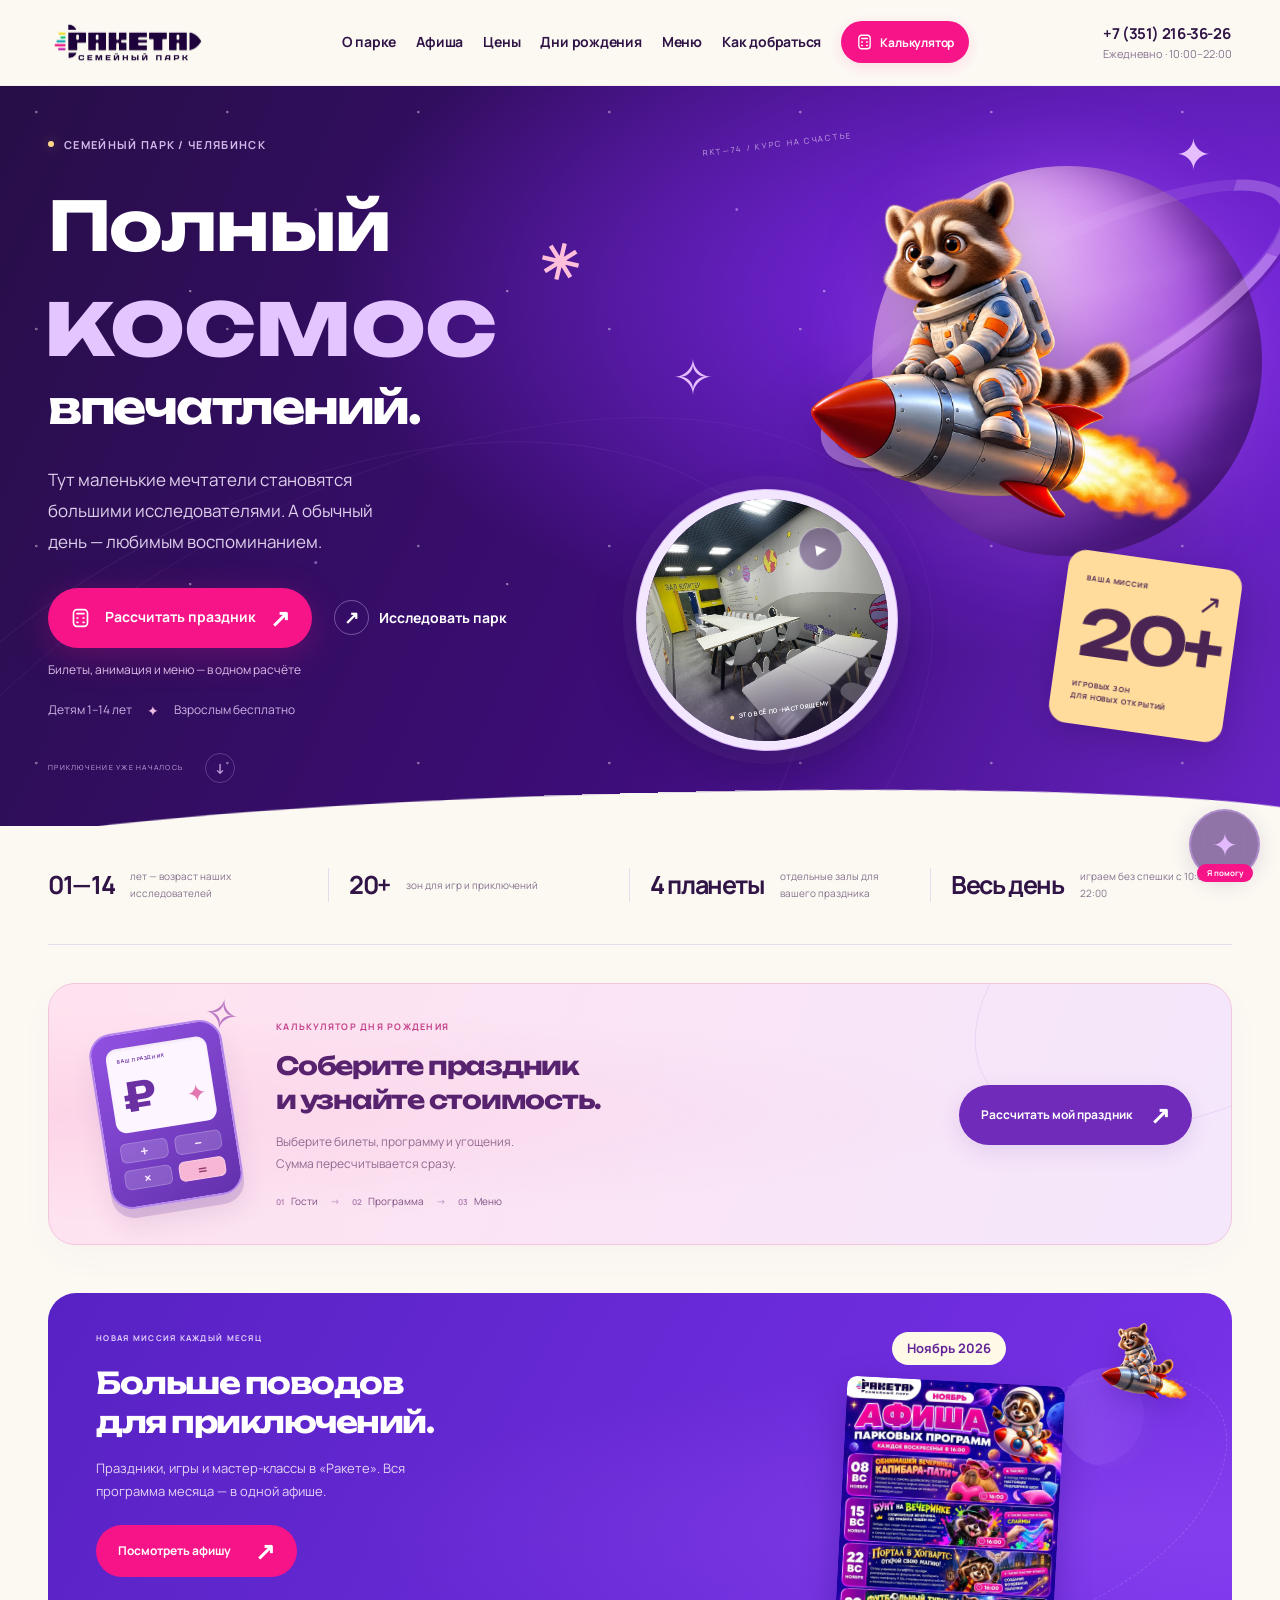
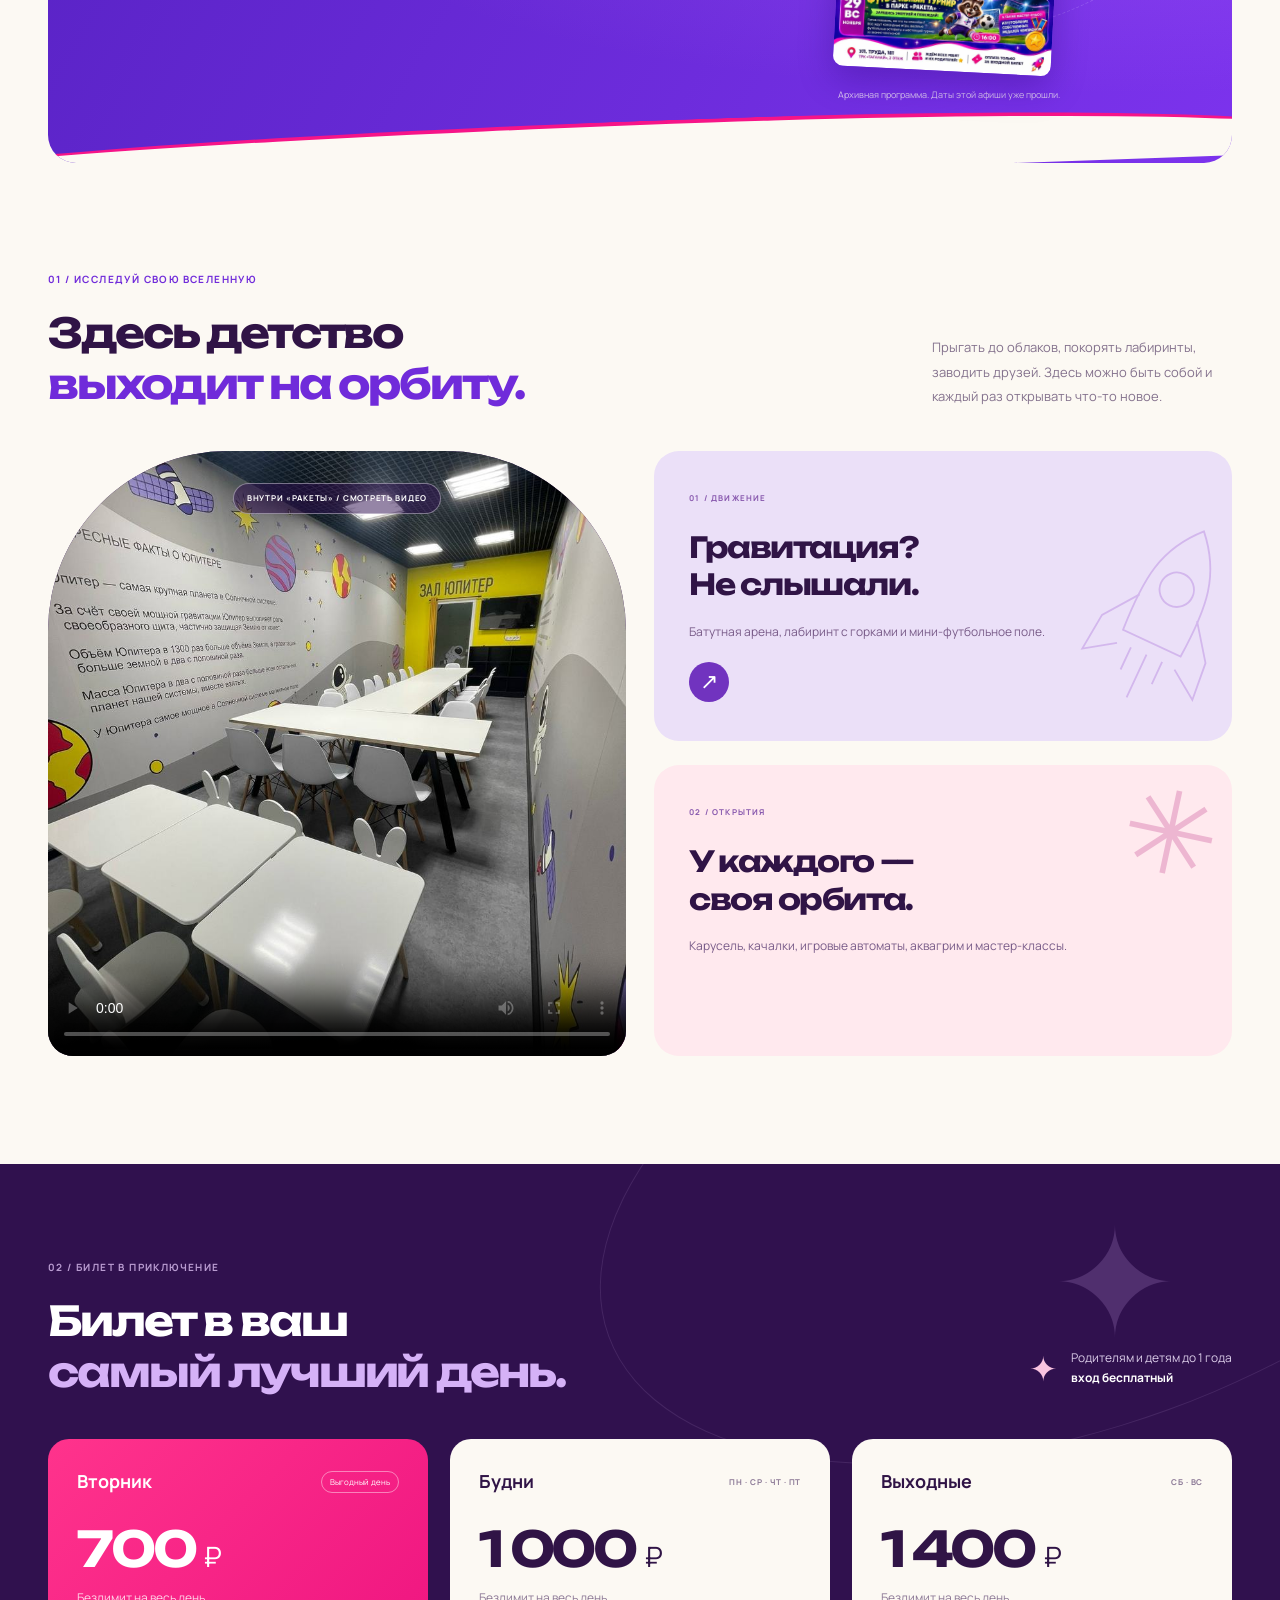
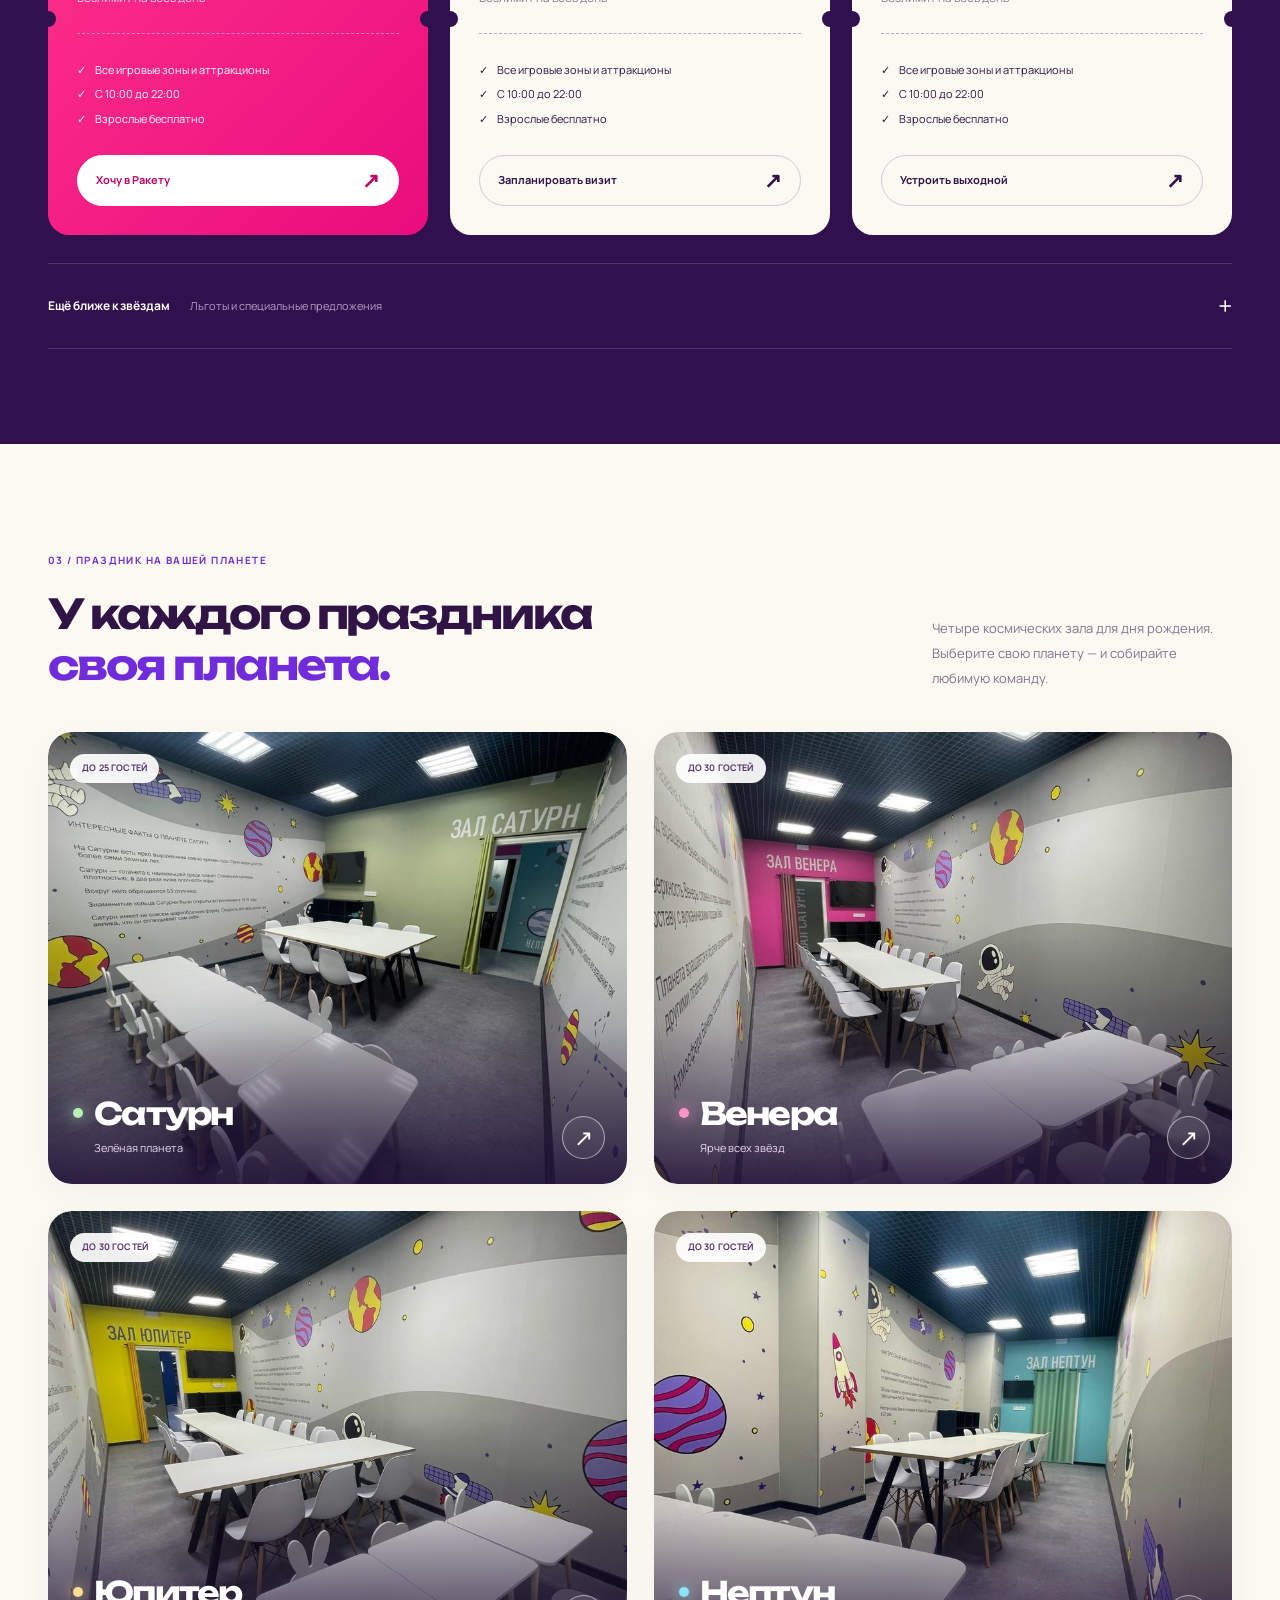
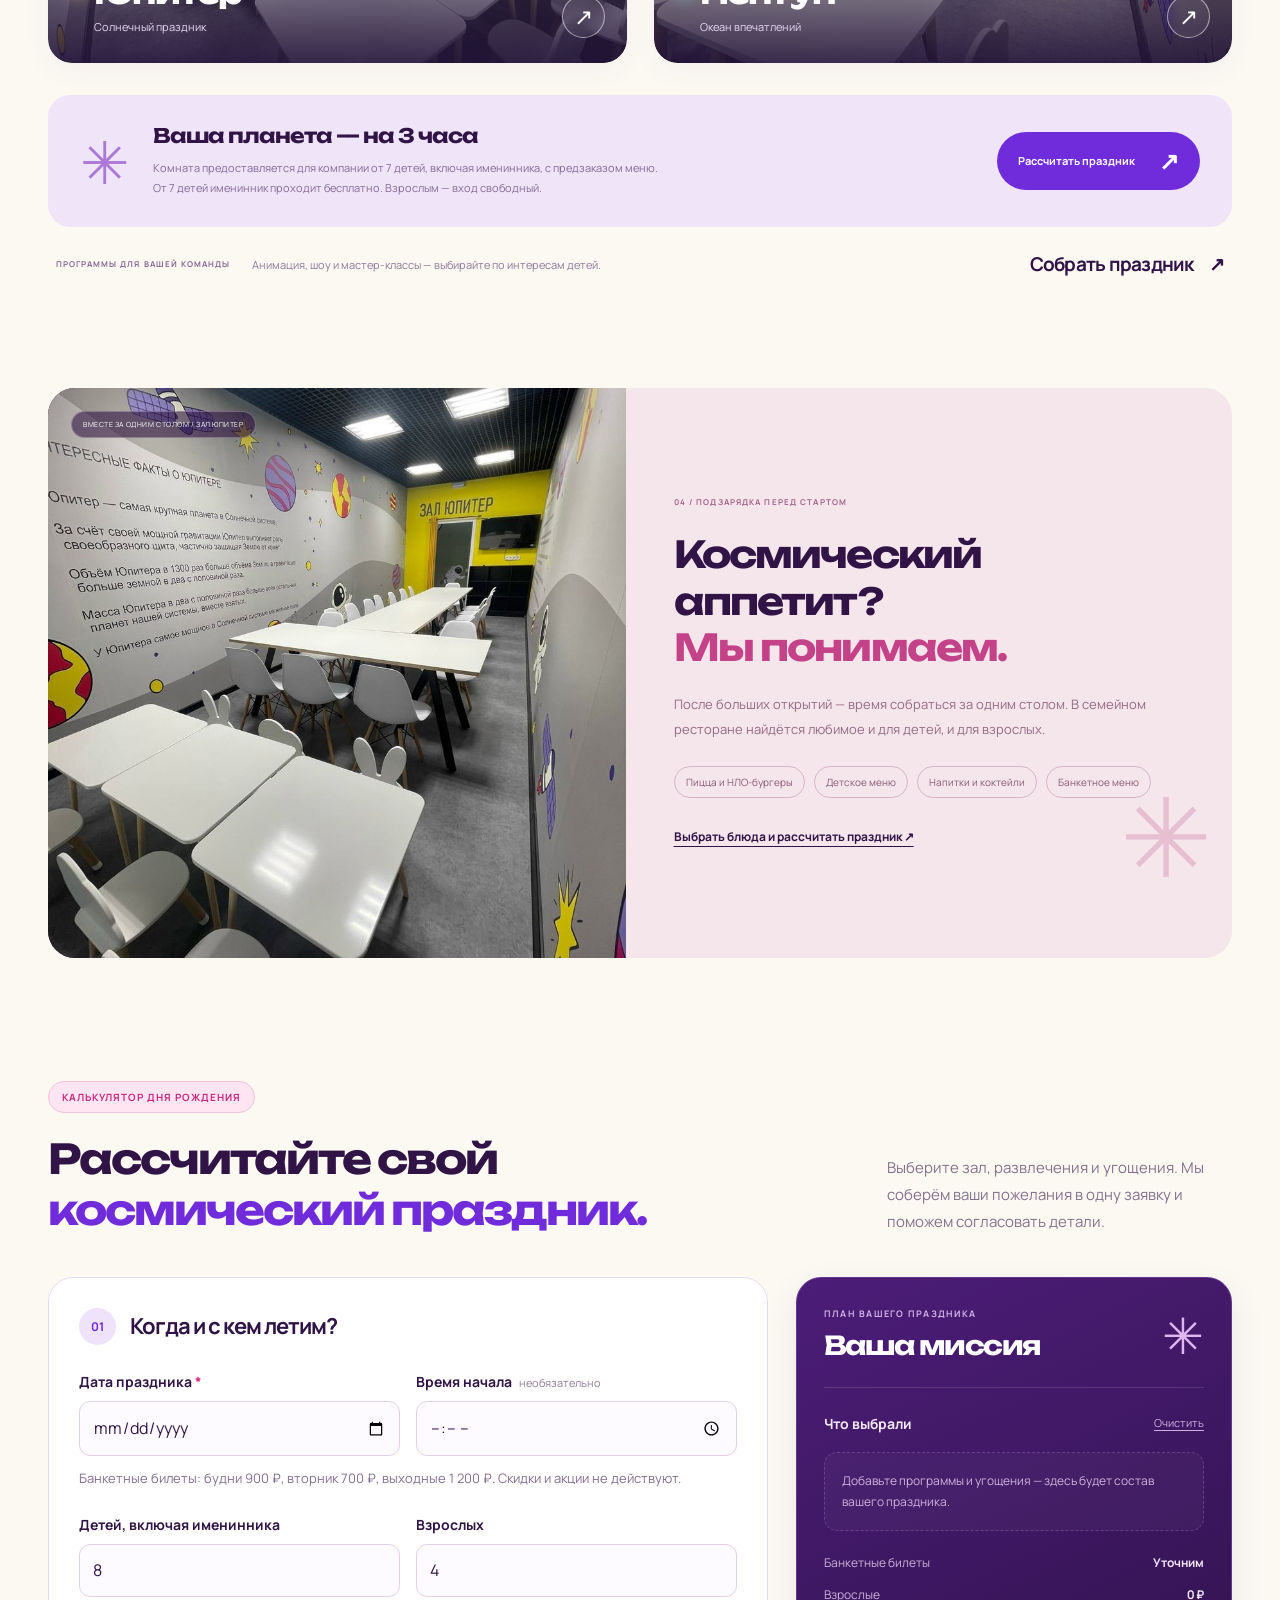
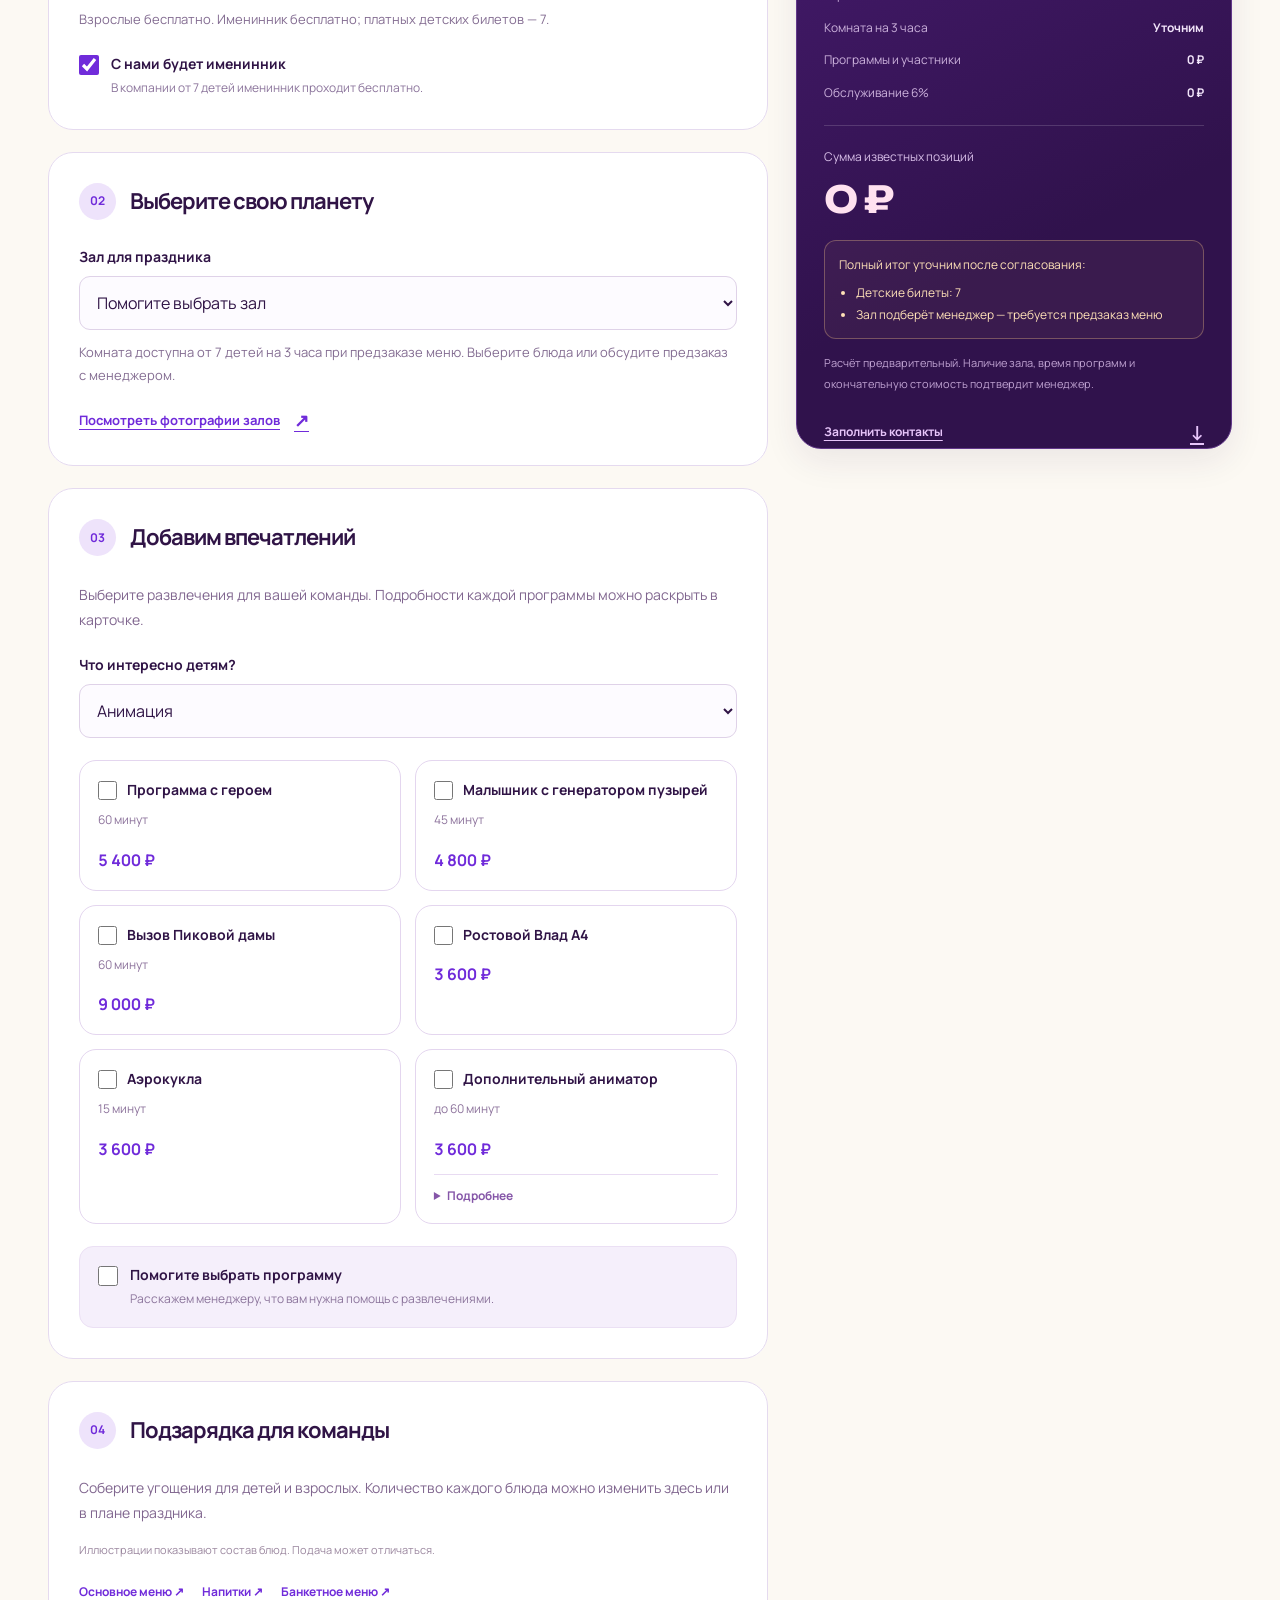
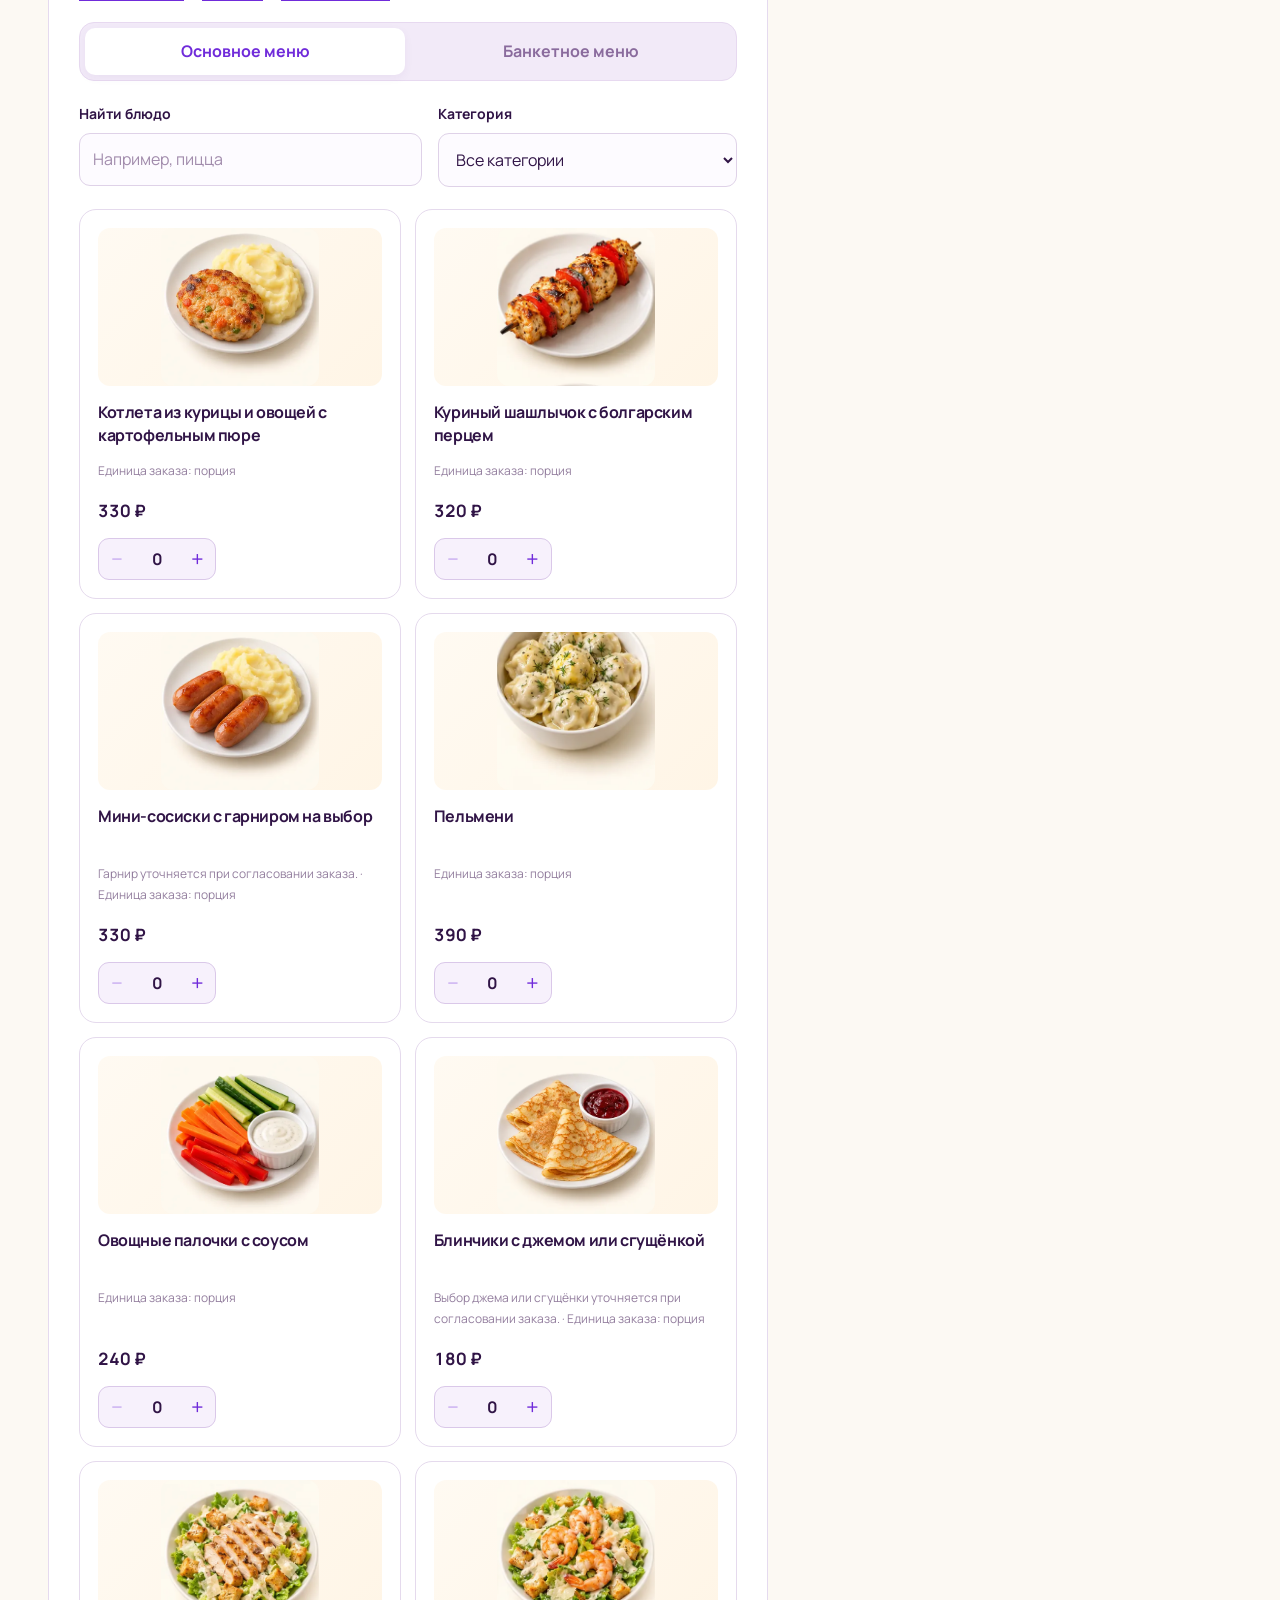
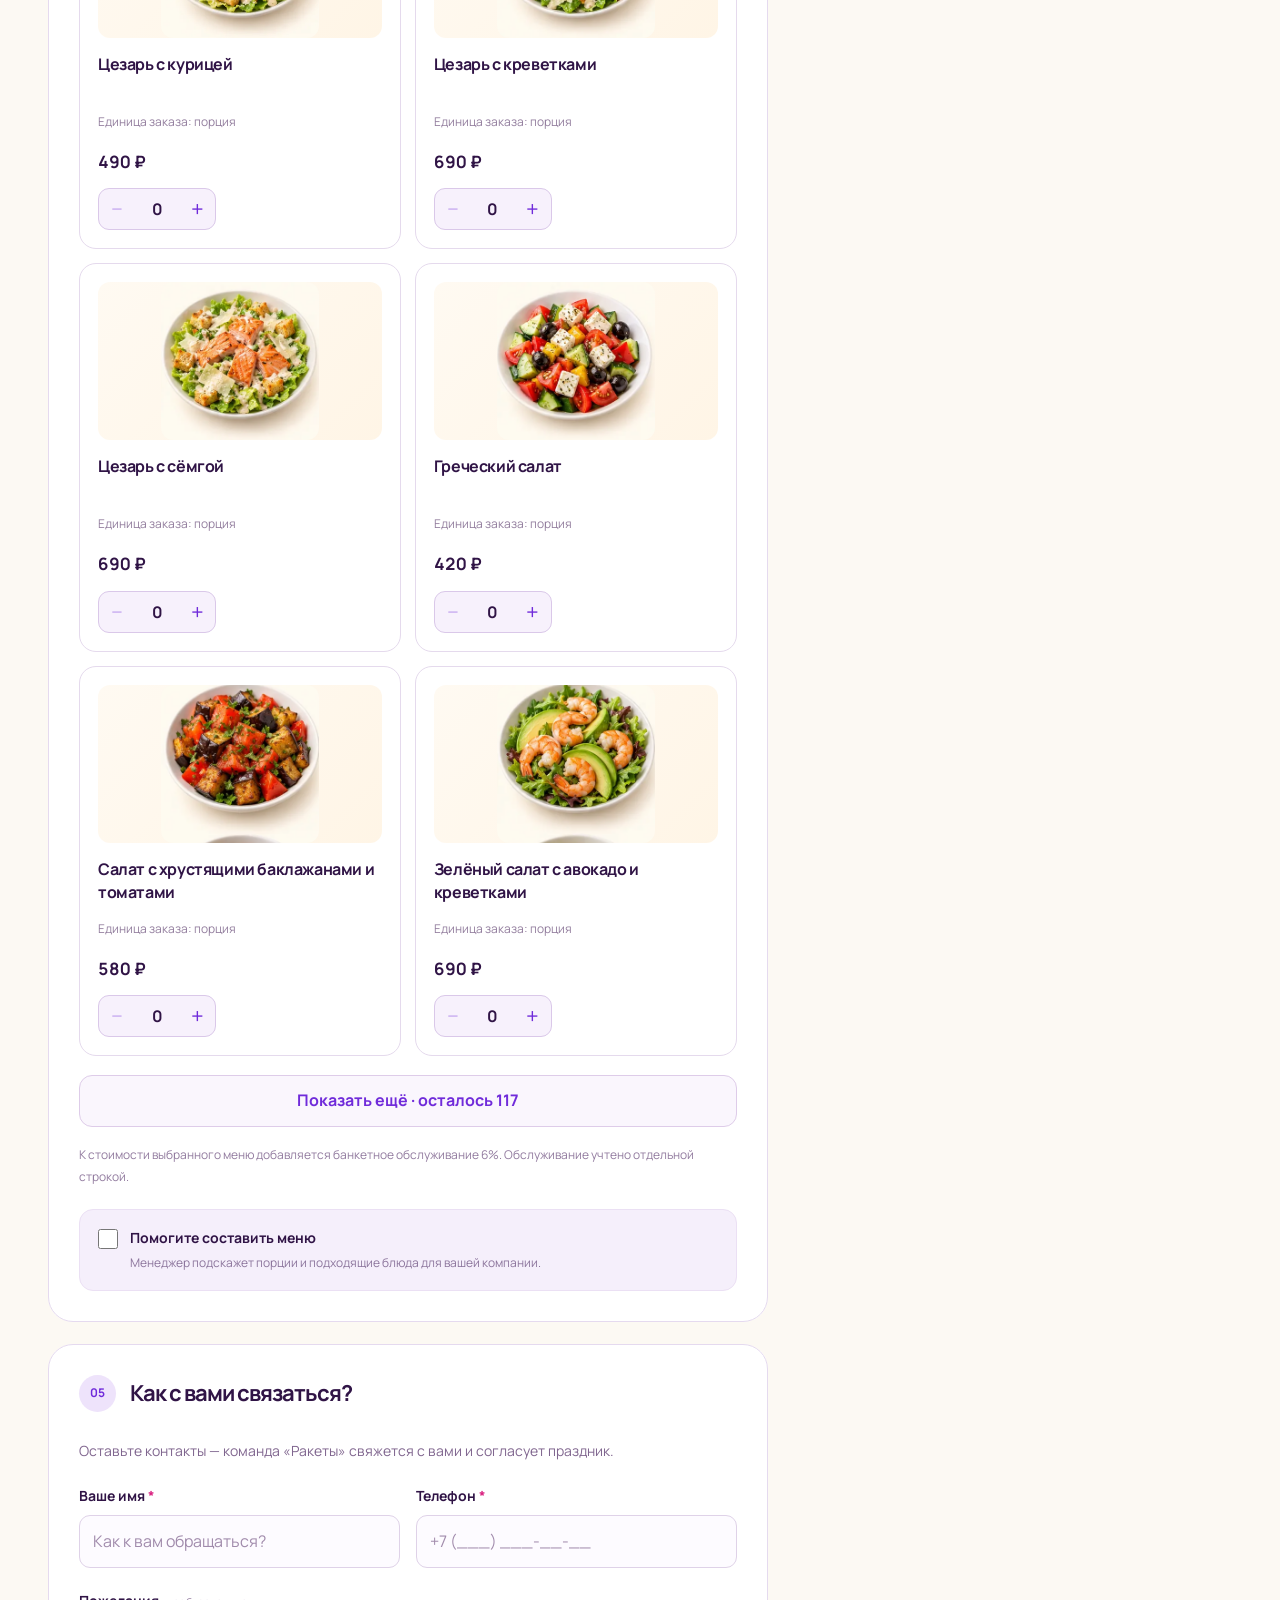
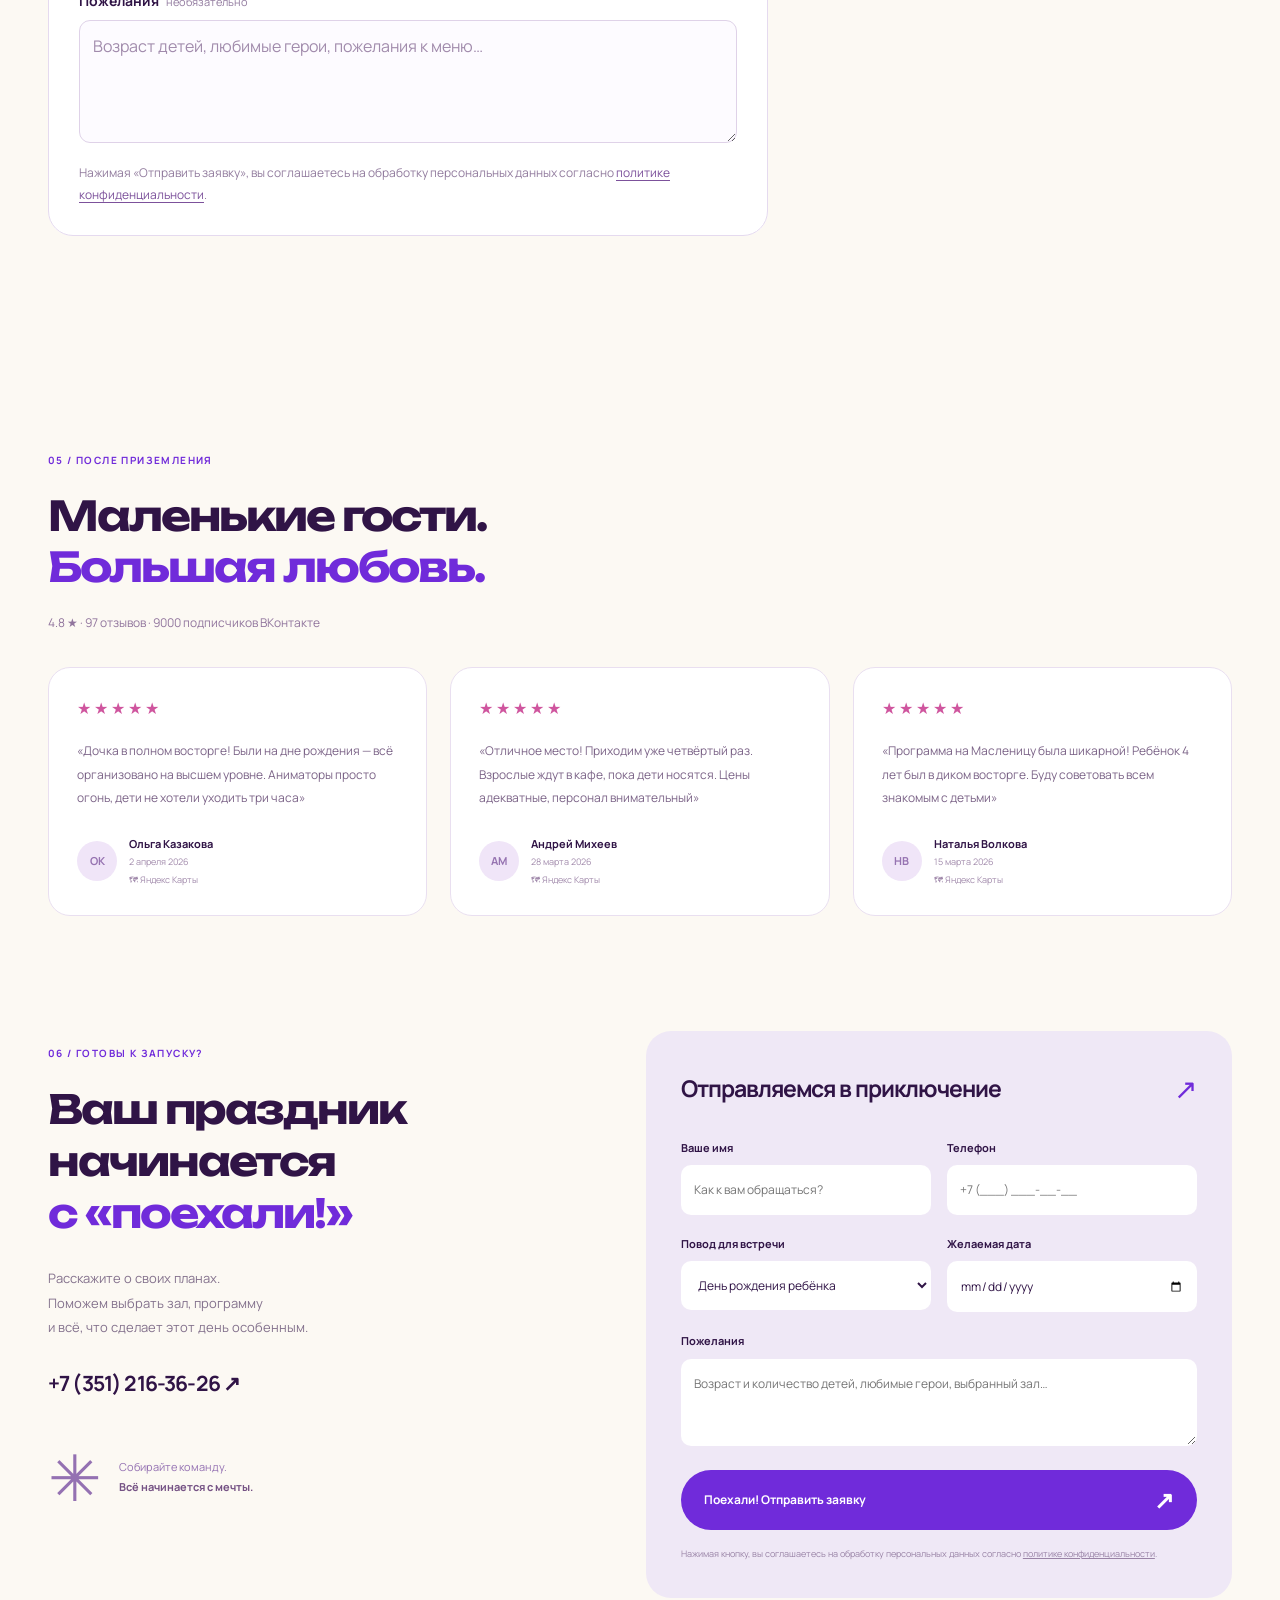
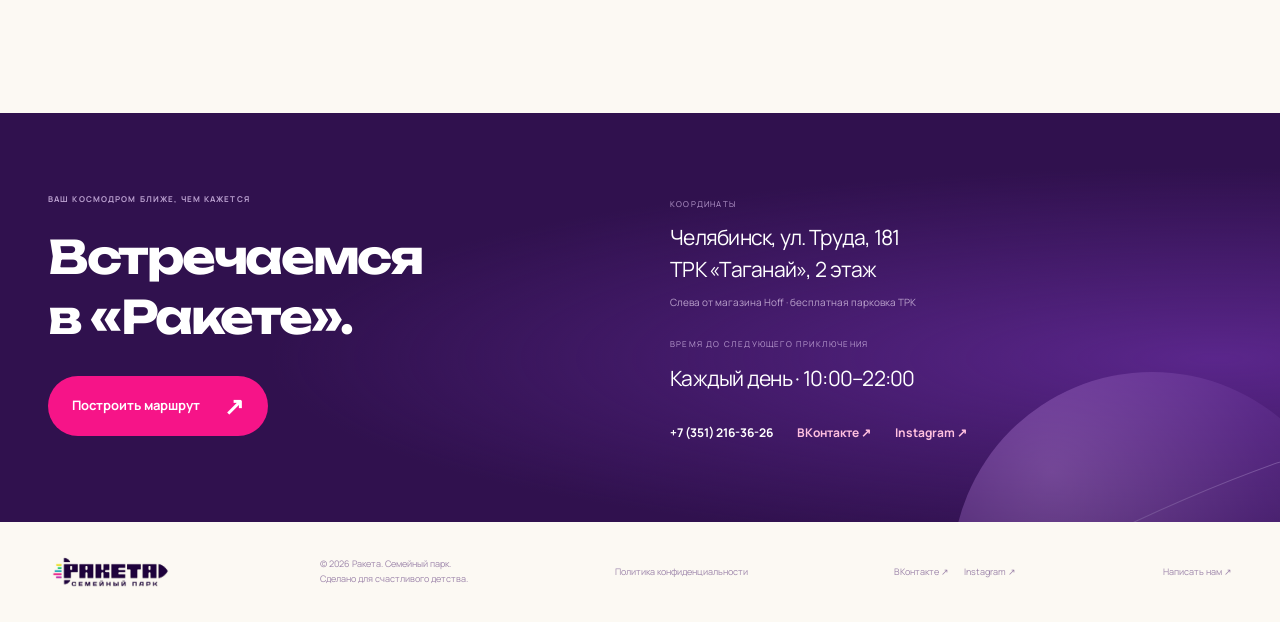
<file: index.html>
<!doctype html>
<html lang="ru">
<head>
  <meta charset="utf-8">
  <meta name="viewport" content="width=device-width,initial-scale=1">
  <meta name="theme-color" content="#321060">
  <meta name="description" content="Ракета — семейный парк в Челябинске. Аттракционы, дни рождения и четыре космических зала. ТРК Таганай, ул. Труда, 181.">
  <link rel="canonical" href="https://raketa-park.ru/">
  <meta property="og:type" content="website">
  <meta property="og:locale" content="ru_RU">
  <meta property="og:site_name" content="Ракета">
  <meta property="og:title" content="Ракета — семейный парк в Челябинске">
  <meta property="og:description" content="Аттракционы, дни рождения и четыре космических зала. ТРК Таганай, ул. Труда, 181. Взрослым вход бесплатный.">
  <meta property="og:url" content="https://raketa-park.ru/">
  <meta property="og:image" content="https://raketa-park.ru/og.jpg">
  <meta property="og:image:width" content="1200">
  <meta property="og:image:height" content="630">
  <meta name="twitter:card" content="summary_large_image">
  <link rel="apple-touch-icon" href="apple-touch-icon.png">
  <link rel="manifest" href="manifest.json">
  <script type="application/ld+json">{"@context":"https://schema.org","@type":"AmusementPark","name":"Ракета — семейный парк","url":"https://raketa-park.ru/","telephone":"+73512163626","email":"raketa-park74@mail.ru","address":{"@type":"PostalAddress","streetAddress":"ул. Труда, 181, ТРК Таганай, 2 этаж","addressLocality":"Челябинск","addressCountry":"RU"},"openingHours":"Mo-Su 10:00-22:00","aggregateRating":{"@type":"AggregateRating","ratingValue":"4.8","reviewCount":"97"},"sameAs":["https://vk.ru/raketa_detskie_prazdniki"]}</script>
  <title>Ракета — ваша вселенная счастливого детства</title>
  <link rel="icon" href="assets/favicon.png" type="image/png">
  <link rel="stylesheet" href="assets/fonts/fonts.css">
  <link rel="stylesheet" href="afisha.css?v=3">
<link rel="stylesheet" href="mascot.css"><link rel="stylesheet" href="site.css"><link rel="stylesheet" href="party.css"><link rel="stylesheet" href="food-icons.css"><link rel="stylesheet" href="typography.css"></head>
<body>
<a class="skip" href="#main">Перейти к содержимому</a>
<header class="header">
  <a class="brand" href="#" aria-label="Ракета — на главную"><img src="assets/logo.png" alt="Ракета — семейный парк" width="192" height="61"></a>
  <nav class="nav" id="navigation" aria-label="Основная навигация">
    <a href="#park">О парке</a><a href="#afisha">Афиша</a><a href="#prices">Цены</a><a href="#rooms">Дни рождения</a><a href="#party-menu">Меню</a><a href="#contacts">Как добраться</a><a class="nav-calculator" href="#calculator"><svg class="calculator-mark" viewBox="0 0 24 24" fill="none" aria-hidden="true" focusable="false"><rect x="4" y="2.5" width="16" height="19" rx="4"/><path d="M8 7h8M8 12h1m6 0h1m-8 5h1m6 0h1"/></svg>Калькулятор</a>
  </nav>
  <a class="header-phone" href="tel:+73512163626">+7 (351) 216-36-26<span>Ежедневно · 10:00–22:00</span></a>
  <button class="menu-toggle" aria-controls="navigation" aria-expanded="false" aria-label="Открыть меню"><span></span><span></span></button>
</header>
<main id="main">
  <section class="hero" aria-labelledby="hero-title">
    <div class="hero-starmap" aria-hidden="true"></div>
    <div class="hero-copy">
      <div class="eyebrow light"><span class="status-dot"></span> СЕМЕЙНЫЙ ПАРК / ЧЕЛЯБИНСК</div>
      <h1 id="hero-title"><span class="hero-small">Полный</span><span class="hero-word">космос<span class="hero-asterisk" aria-hidden="true">✳</span></span><span class="hero-end">впечатлений.</span></h1>
      <p>Тут маленькие мечтатели становятся<br>большими исследователями. А обычный<br>день — любимым воспоминанием.</p>
      <div class="hero-actions"><a class="button pink-button" href="#calculator"><svg class="calculator-mark" viewBox="0 0 24 24" fill="none" aria-hidden="true" focusable="false"><rect x="4" y="2.5" width="16" height="19" rx="4"/><path d="M8 7h8M8 12h1m6 0h1m-8 5h1m6 0h1"/></svg>Рассчитать праздник <span>↗</span></a><a class="hero-secondary" href="#park"><span class="play-icon" aria-hidden="true">↗</span> Исследовать парк</a></div>
      <p class="hero-calc-caption">Билеты, анимация и меню — в одном расчёте</p><div class="hero-note"><span>Детям 1–14 лет</span><i aria-hidden="true">✦</i><span>Взрослым бесплатно</span></div>
    </div>
    <div class="space-scene">
      <div class="scene-coordinate" aria-hidden="true">RKT—74 / КУРС НА СЧАСТЬЕ</div>
      <div class="scene-planet" aria-hidden="true"></div><div class="scene-ring" aria-hidden="true"></div>
      <span class="scene-spark spark-a" aria-hidden="true">✦</span><span class="scene-spark spark-b" aria-hidden="true">✧</span>
      <div class="hero-mascot"><img src="assets/raccoon-guide.webp" alt="Енот-космонавт Ракеты на ракете"></div>
      <div class="hero-media"><video id="hero-video" src="assets/promo.mp4" poster="assets/rooms/jupiter-1.jpg" autoplay muted loop playsinline preload="metadata" aria-label="Видео из семейного парка Ракета"></video><div class="portal-caption"><span class="status-dot"></span> ЭТО ВСЁ ПО-НАСТОЯЩЕМУ</div><button class="video-toggle" aria-label="Приостановить видео">Ⅱ</button><span class="portal-orbit" aria-hidden="true"></span></div>
      <div class="scene-ticket"><span>ВАША МИССИЯ</span><strong>20+</strong><span>ИГРОВЫХ ЗОН<br>ДЛЯ НОВЫХ ОТКРЫТИЙ</span><i aria-hidden="true">↗</i></div>
    </div>
    <a class="hero-down" href="#afisha"><span>ПРИКЛЮЧЕНИЕ УЖЕ НАЧАЛОСЬ</span><b aria-hidden="true">↓</b></a>
  </section>
  <div class="quick-facts wrap" aria-label="О парке в цифрах"><div><strong>01—14</strong><span>лет — возраст<br> наших исследователей</span></div><div><strong>20+</strong><span>зон для игр<br> и приключений</span></div><div><strong>4 планеты</strong><span>отдельные залы<br> для вашего праздника</span></div><div><strong>Весь день</strong><span>играем без спешки<br> с 10:00 до 22:00</span></div></div>


  <section class="calculator-invite wrap" aria-labelledby="calculator-invite-title">
    <div class="calc-invite-device" aria-hidden="true"><div class="calc-device-screen"><span>ВАШ ПРАЗДНИК</span><strong>₽</strong><i>✦</i></div><div class="calc-device-keys"><span>+</span><span>−</span><span>×</span><span>=</span></div><span class="calc-device-star">✧</span></div>
    <div class="calc-invite-copy"><p class="calc-invite-label">КАЛЬКУЛЯТОР ДНЯ РОЖДЕНИЯ</p><h2 id="calculator-invite-title">Соберите праздник<br>и узнайте стоимость.</h2><p>Выберите билеты, программу и угощения.<br>Сумма пересчитывается сразу.</p><div class="calc-invite-steps"><span><b>01</b> Гости</span><i>→</i><span><b>02</b> Программа</span><i>→</i><span><b>03</b> Меню</span></div></div>
    <a class="button calc-invite-button" href="#calculator">Рассчитать мой праздник <span>↗</span></a>
  </section>

  <section class="afisha-banner wrap" id="afisha" aria-labelledby="afisha-heading">
    <div class="afisha-copy"><p class="eyebrow">НОВАЯ МИССИЯ КАЖДЫЙ МЕСЯЦ</p><h2 id="afisha-heading">Больше поводов<br>для приключений.</h2><p>Праздники, игры и мастер-классы в «Ракете». Вся программа месяца — в одной афише.</p><button type="button" class="button afisha-open" aria-haspopup="dialog" aria-controls="afisha-dialog">Посмотреть афишу <span>↗</span></button></div>
    <div class="afisha-visual"><img class="afisha-mascot" src="assets/raccoon-guide.webp" alt="" aria-hidden="true" loading="lazy"><span class="afisha-period" data-afisha-period></span><button class="afisha-preview" type="button" aria-label="Открыть афишу крупнее" aria-haspopup="dialog" aria-controls="afisha-dialog" hidden><img id="afisha-preview-image" alt=""></button><span class="afisha-word" aria-hidden="true">АФИША</span><div class="afisha-dates"></div><p class="afisha-archive" data-afisha-archive hidden>Архивная программа. Даты этой афиши уже прошли.</p><div class="afisha-orbit" aria-hidden="true"></div><span class="afisha-spark" aria-hidden="true">✦</span></div>
  </section>
  <section class="section wrap" id="park">
    <div class="section-top"><div><p class="eyebrow">01 / ИССЛЕДУЙ СВОЮ ВСЕЛЕННУЮ</p><h2>Здесь детство<br><span class="muted">выходит на орбиту.</span></h2></div><p class="section-intro">Прыгать до облаков, покорять лабиринты,<br> заводить друзей. Здесь можно быть собой<br> и каждый раз открывать что-то новое.</p></div>
    <div class="adventure-grid">
      <article class="adventure adventure-primary">
        <video src="assets/promo2.mp4" controls playsinline preload="metadata" poster="assets/rooms/jupiter-2.jpg" aria-label="Посмотреть парк Ракета изнутри"></video>
        <span class="park-video-label">ВНУТРИ «РАКЕТЫ» / СМОТРЕТЬ ВИДЕО</span>
      </article>
      <div class="adventure-stack">
        <article class="adventure adventure-pink"><span class="card-number">01 / ДВИЖЕНИЕ</span><h3>Гравитация?<br>Не слышали.</h3><p>Батутная арена, лабиринт с горками<br> и мини-футбольное поле.</p><a href="#prices" class="circle-link" aria-label="Узнать цены на посещение">↗</a><svg class="rocket-art" viewBox="0 0 160 230" fill="none" aria-hidden="true"><path d="M80 12C45 49 41 86 45 148h70c4-62 0-99-35-136Z"/><circle cx="80" cy="83" r="19"/><path d="m45 105-28 38-4 43 32-22m70-59 28 38 4 43-32-22M61 162v27m19-27v52m19-52v27"/></svg></article>
        <article class="adventure adventure-cream"><span class="card-number">02 / ОТКРЫТИЯ</span><h3>У каждого —<br>своя орбита.</h3><p>Карусель, качалки, игровые автоматы,<br> аквагрим и мастер-классы.</p><span class="orbit-icon" aria-hidden="true">✳</span></article>
      </div>
    </div>
  </section>

  <section class="section prices-section" id="prices"><div class="wrap">
    <div class="section-top"><div><p class="eyebrow">02 / БИЛЕТ В ПРИКЛЮЧЕНИЕ</p><h2>Билет в ваш<br><span>самый лучший день.</span></h2></div><div class="price-note"><span>✦</span><p>Родителям и детям до 1 года<br> <strong>вход бесплатный</strong></p></div></div>
    <div class="price-grid">
      <article class="price-card special"><div class="price-card-top"><span>Вторник</span><span class="small-pill">Выгодный день</span></div><p class="price">700 <small>₽</small></p><p>Безлимит на весь день</p><ul><li>Все игровые зоны и аттракционы</li><li>С 10:00 до 22:00</li><li>Взрослые бесплатно</li></ul><a href="#booking" class="button outline" data-event="Просто прийти поиграть">Хочу в Ракету <span>↗</span></a></article>
      <article class="price-card"><div class="price-card-top"><span>Будни</span><span class="day-label">ПН · СР · ЧТ · ПТ</span></div><p class="price">1 000 <small>₽</small></p><p>Безлимит на весь день</p><ul><li>Все игровые зоны и аттракционы</li><li>С 10:00 до 22:00</li><li>Взрослые бесплатно</li></ul><a href="#booking" class="button outline" data-event="Просто прийти поиграть">Запланировать визит <span>↗</span></a></article>
      <article class="price-card"><div class="price-card-top"><span>Выходные</span><span class="day-label">СБ · ВС</span></div><p class="price">1 400 <small>₽</small></p><p>Безлимит на весь день</p><ul><li>Все игровые зоны и аттракционы</li><li>С 10:00 до 22:00</li><li>Взрослые бесплатно</li></ul><a href="#booking" class="button outline" data-event="Просто прийти поиграть">Устроить выходной <span>↗</span></a></article>
    </div>
    <details class="discounts"><summary><span><b>Ещё ближе к звёздам</b> <span>Льготы и специальные предложения</span></span><i>+</i></summary><div class="discount-grid"><p><b>−30%</b> Детям 1–4 лет в будни до 14:00</p><p><b>−30%</b> Многодетным семьям</p><p><b>−50%</b> Детям с ОВЗ</p><p><b>−50%</b> С 20:00 до 22:00</p><p><b>−30%</b> Семьям участников боевых действий</p><p><b>700 ₽</b> «Ракета 60+» для пенсионеров</p><p><b>−50%</b> Имениннику: 3 дня до и 7 дней после</p><p><b>Бесплатно</b> Имениннику при банкете от 7 детей</p></div></details>
  </div></section>

  <section class="section wrap" id="rooms">
    <div class="section-top"><div><p class="eyebrow">03 / ПРАЗДНИК НА ВАШЕЙ ПЛАНЕТЕ</p><h2>У каждого праздника<br><span class="outlined-word">своя планета.</span></h2></div><p class="section-intro">Четыре космических зала для дня рождения.<br> Выберите свою планету —<br> и собирайте любимую команду.</p></div>
    <div class="room-grid">
      <button class="room-card" data-room="saturn"><div class="room-image"><img src="assets/rooms/saturn-1.jpg" alt="Интерьер зала Сатурн" loading="lazy"><span class="room-capacity">ДО 25 ГОСТЕЙ</span><span class="room-arrow">↗</span></div><div class="room-description"><span class="planet-dot green"></span><h3>Сатурн</h3><span>Зелёная планета</span></div></button>
      <button class="room-card" data-room="venus"><div class="room-image"><img src="assets/rooms/venus-1.jpg" alt="Интерьер зала Венера" loading="lazy"><span class="room-capacity">ДО 30 ГОСТЕЙ</span><span class="room-arrow">↗</span></div><div class="room-description"><span class="planet-dot pink"></span><h3>Венера</h3><span>Ярче всех звёзд</span></div></button>
      <button class="room-card" data-room="jupiter"><div class="room-image"><img src="assets/rooms/jupiter-1.jpg" alt="Интерьер зала Юпитер" loading="lazy"><span class="room-capacity">ДО 30 ГОСТЕЙ</span><span class="room-arrow">↗</span></div><div class="room-description"><span class="planet-dot yellow"></span><h3>Юпитер</h3><span>Солнечный праздник</span></div></button>
      <button class="room-card" data-room="neptun"><div class="room-image"><img src="assets/rooms/neptun-1.jpg" alt="Интерьер зала Нептун" loading="lazy"><span class="room-capacity">ДО 30 ГОСТЕЙ</span><span class="room-arrow">↗</span></div><div class="room-description"><span class="planet-dot blue"></span><h3>Нептун</h3><span>Океан впечатлений</span></div></button>
    </div>
    <div class="birthday-strip"><div class="birthday-icon" aria-hidden="true">✳</div><div><h3>Ваша планета — на 3 часа</h3><p>Комната предоставляется для компании от 7 детей, включая именинника, с предзаказом меню.<br> От 7 детей именинник проходит бесплатно. Взрослым — вход свободный.</p></div><a class="button purple" href="#calculator">Рассчитать праздник <span>↗</span></a></div>
    <div class="party-program"><span>ПРОГРАММЫ ДЛЯ ВАШЕЙ КОМАНДЫ</span><p>Анимация, шоу и мастер-классы — выбирайте по интересам детей.</p><a href="#calculator">Собрать праздник <span>↗</span></a></div>
  </section>

  <section class="atmosphere wrap" id="menu"><div class="atmosphere-video"><img src="assets/rooms/jupiter-2.jpg" alt="Столы для семейного праздника в зале Юпитер" loading="lazy"><span class="video-label">ВМЕСТЕ ЗА ОДНИМ СТОЛОМ / ЗАЛ ЮПИТЕР</span></div><div class="atmosphere-copy"><p class="eyebrow">04 / ПОДЗАРЯДКА ПЕРЕД СТАРТОМ</p><h2>Космический<br> аппетит?<br> <span>Мы понимаем.</span></h2><p>После больших открытий — время собраться<br> за одним столом. В семейном ресторане<br> найдётся любимое и для детей, и для взрослых.</p><div class="food-tags"><span>Пицца и НЛО-бургеры</span><span>Детское меню</span><span>Напитки и коктейли</span><span>Банкетное меню</span></div><a class="inline-link" href="#party-menu">Выбрать блюда и рассчитать праздник ↗</a></div></section>

  <section class="section wrap party-calculator" id="calculator" aria-labelledby="party-heading">
    <div class="section-top party-section-top">
      <div><p class="eyebrow party-section-label">КАЛЬКУЛЯТОР ДНЯ РОЖДЕНИЯ</p><h2 id="party-heading">Рассчитайте свой<br><span class="muted">космический праздник.</span></h2></div>
      <p class="section-intro">Выберите зал, развлечения и угощения. Мы соберём ваши пожелания в одну заявку и поможем согласовать детали.</p>
    </div>

    <form id="party-form" class="party-layout">
      <div class="party-steps">
        <fieldset class="party-step">
          <legend><span class="party-step-number" aria-hidden="true">01</span><span>Когда и с кем летим?</span></legend>
          <div class="party-step-body">
            <div class="party-fields party-fields-two">
              <label for="party-date">Дата праздника <span class="party-required" aria-hidden="true">*</span><input id="party-date" name="event_date" type="date" required aria-describedby="party-date-help"></label>
              <label for="party-time">Время начала <span class="party-optional">необязательно</span><input id="party-time" name="event_time" type="time" step="1800"></label>
            </div>
            <p class="party-help" id="party-date-help">Дату, время и наличие свободного зала подтвердит менеджер.</p>
            <div class="party-fields party-fields-two party-guests">
              <label for="party-children">Детей, включая именинника<input id="party-children" name="children" type="number" min="1" max="30" step="1" value="8" inputmode="numeric" required aria-describedby="party-guests-help"></label>
              <label for="party-adults">Взрослых<input id="party-adults" name="adults" type="number" min="0" max="60" step="1" value="4" inputmode="numeric" required></label>
            </div>
            <p class="party-help" id="party-guests-help">Вход для взрослых бесплатный. Для бронирования зала нужно минимум 7 детей.</p>
            <label class="party-check" for="party-birthday"><input id="party-birthday" name="birthday" type="checkbox" checked><span>С нами будет именинник<small>В компании от 7 детей именинник проходит бесплатно.</small></span></label>
          </div>
        </fieldset>

        <fieldset class="party-step">
          <legend><span class="party-step-number" aria-hidden="true">02</span><span>Выберите свою планету</span></legend>
          <div class="party-step-body">
            <label for="party-room">Зал для праздника<select id="party-room" name="room" aria-describedby="party-room-help"><option value="">Помогите выбрать зал</option></select></label>
            <p id="party-room-help" class="party-help">Выберите зал или оставьте выбор команде парка — подберём вариант под вашу компанию.</p>
            <a class="party-text-link" href="#rooms">Посмотреть фотографии залов <span aria-hidden="true">↗</span></a>
          </div>
        </fieldset>

        <fieldset class="party-step">
          <legend><span class="party-step-number" aria-hidden="true">03</span><span>Добавим впечатлений</span></legend>
          <div class="party-step-body">
            <p class="party-step-intro">Выберите развлечения для вашей команды. Подробности каждой программы можно раскрыть в карточке.</p>
            <label for="party-program-category">Что интересно детям?<select id="party-program-category" name="program_category"><option value="Анимация">Анимация</option><option value="Шоу-программы">Шоу-программы</option><option value="Мастер-классы">Мастер-классы</option></select></label>
            <div class="party-programs" id="party-programs" aria-label="Программы праздника"><p class="party-empty">Загружаем программы…</p></div>
            <label class="party-check party-consult" for="party-animation-consult"><input id="party-animation-consult" name="animation_consult" type="checkbox"><span>Помогите выбрать программу<small>Расскажем менеджеру, что вам нужна помощь с развлечениями.</small></span></label>
          </div>
        </fieldset>

        <fieldset class="party-step" id="party-menu">
          <legend><span class="party-step-number" aria-hidden="true">04</span><span>Подзарядка для команды</span></legend>
          <div class="party-step-body">
            <p class="party-step-intro">Соберите угощения для детей и взрослых. Количество каждого блюда можно изменить здесь или в плане праздника.</p>
            <p class="party-menu-image-note">Иллюстрации показывают состав блюд. Подача может отличаться.</p>
            <p class="party-original-menu"><a href="assets/menu-main.jpg" target="_blank" rel="noopener">Основное меню ↗</a><a href="assets/menu-drinks.jpg" target="_blank" rel="noopener">Напитки ↗</a><a href="assets/menu-banquet.jpg" target="_blank" rel="noopener">Банкетное меню ↗</a></p><div class="party-menu-tabs" id="party-menu-tabs" role="tablist" aria-label="Раздел меню"><button id="party-menu-tab-main" type="button" role="tab" aria-selected="true" aria-controls="party-menu-list" data-party-menu="main">Основное меню</button><button id="party-menu-tab-banquet" type="button" role="tab" aria-selected="false" aria-controls="party-menu-list" tabindex="-1" data-party-menu="banquet">Банкетное меню</button></div>
            <div class="party-menu-filters">
              <label for="party-menu-search">Найти блюдо<input id="party-menu-search" type="search" placeholder="Например, пицца" autocomplete="off"></label>
              <label for="party-menu-category">Категория<select id="party-menu-category"><option value="">Все категории</option></select></label>
            </div>
            <div class="party-menu-list" id="party-menu-list" role="tabpanel" aria-labelledby="party-menu-tab-main" tabindex="0"><p class="party-empty">Загружаем меню…</p></div>
            <button class="party-more" id="party-more" type="button">Показать ещё блюда <span aria-hidden="true">↓</span></button>
            <p class="party-menu-fee">К стоимости выбранного меню добавляется банкетное обслуживание 6%. Обслуживание учтено отдельной строкой.</p>
            <label class="party-check party-consult" for="party-menu-consult"><input id="party-menu-consult" name="menu_consult" type="checkbox"><span>Помогите составить меню<small>Менеджер подскажет порции и подходящие блюда для вашей компании.</small></span></label>
          </div>
        </fieldset>

        <fieldset class="party-step party-contact-step" id="party-contacts">
          <legend><span class="party-step-number" aria-hidden="true">05</span><span>Как с вами связаться?</span></legend>
          <div class="party-step-body">
            <p class="party-step-intro">Оставьте контакты — команда «Ракеты» свяжется с вами и согласует праздник.</p>
            <div class="party-fields party-fields-two">
              <label for="party-name">Ваше имя <span class="party-required" aria-hidden="true">*</span><input id="party-name" name="name" autocomplete="name" placeholder="Как к вам обращаться?" required maxlength="120"></label>
              <label for="party-phone">Телефон <span class="party-required" aria-hidden="true">*</span><input id="party-phone" name="phone" type="tel" autocomplete="tel" placeholder="+7 (___) ___-__-__" required maxlength="32"></label>
            </div>
            <label class="party-notes-label" for="party-notes">Пожелания <span class="party-optional">необязательно</span><textarea id="party-notes" name="notes" rows="4" maxlength="1000" placeholder="Возраст детей, любимые герои, пожелания к меню…"></textarea></label>
            <p class="party-consent">Нажимая «Отправить заявку», вы соглашаетесь на обработку персональных данных согласно <a href="privacy.html" target="_blank" rel="noopener">политике конфиденциальности</a>.</p>
          </div>
        </fieldset>
      </div>

      <aside class="party-summary" aria-labelledby="party-summary-title">
        <div class="party-summary-heading"><div><p class="party-summary-eyebrow">ПЛАН ВАШЕГО ПРАЗДНИКА</p><h3 id="party-summary-title">Ваша миссия</h3></div><span class="party-summary-star" aria-hidden="true">✳</span></div>
        <div class="party-cart-heading"><h4>Что выбрали</h4><button id="party-clear" type="button">Очистить</button></div>
        <div class="party-cart" id="party-cart"><p class="party-empty">Добавьте программы и угощения — они появятся здесь.</p></div>
        <div class="party-breakdown" id="party-breakdown" aria-label="Состав расчёта"></div>
        <div class="party-total"><span id="party-total-label">Предварительный итог</span><output id="party-known-total" for="party-date party-children party-adults party-birthday party-room">— ₽</output></div>
        <div id="party-unknown" class="party-warning" hidden></div>
        <p class="party-total-note">Расчёт предварительный. Наличие зала, время программ и окончательную стоимость подтвердит менеджер.</p>
        <a class="party-contact-jump" href="#party-contacts">Заполнить контакты <span aria-hidden="true">↓</span></a>
        <div id="party-errors" class="party-errors" role="alert" hidden></div>
        <button class="button party-submit" id="party-submit" type="submit">Отправить заявку <span aria-hidden="true">↗</span></button>
        <p class="party-status" id="party-status" role="status" aria-live="polite"></p>
        <p class="party-preview-note" id="party-preview-note" hidden>Это пробная версия. Заявки из предпросмотра не отправляются.</p>
      </aside>
    </form>
  </section>

<section id="reviews" class="reviews-section section wrap">
  <p class="eyebrow">05 / ПОСЛЕ ПРИЗЕМЛЕНИЯ</p>
  <h2 class="section-title">Маленькие гости.<br><span class="muted">Большая любовь.</span></h2>
  <p class="section-desc reveal">4.8 ★ · 97 отзывов · 9000 подписчиков ВКонтакте</p>

  <div class="reviews-grid">
    <div class="review-card reveal">
      <div class="review-stars">★★★★★</div>
      <p class="review-text">«Дочка в полном восторге! Были на дне рождения — всё организовано на высшем уровне. Аниматоры просто огонь, дети не хотели уходить три часа»</p>
      <div class="review-author">
        <div class="review-av">ОК</div>
        <div>
          <div class="review-name">Ольга Казакова</div>
          <div class="review-date">2 апреля 2026</div>
          <div class="review-source">🗺 Яндекс Карты</div>
        </div>
      </div>
    </div>
    <div class="review-card reveal" style="transition-delay:0.08s">
      <div class="review-stars">★★★★★</div>
      <p class="review-text">«Отличное место! Приходим уже четвёртый раз. Взрослые ждут в кафе, пока дети носятся. Цены адекватные, персонал внимательный»</p>
      <div class="review-author">
        <div class="review-av">АМ</div>
        <div>
          <div class="review-name">Андрей Михеев</div>
          <div class="review-date">28 марта 2026</div>
          <div class="review-source">🗺 Яндекс Карты</div>
        </div>
      </div>
    </div>
    <div class="review-card reveal" style="transition-delay:0.16s">
      <div class="review-stars">★★★★★</div>
      <p class="review-text">«Программа на Масленицу была шикарной! Ребёнок 4 лет был в диком восторге. Буду советовать всем знакомым с детьми»</p>
      <div class="review-author">
        <div class="review-av">НВ</div>
        <div>
          <div class="review-name">Наталья Волкова</div>
          <div class="review-date">15 марта 2026</div>
          <div class="review-source">🗺 Яндекс Карты</div>
        </div>
      </div>
    </div>
  </div>
</section>
  <section class="section wrap booking-section" id="booking"><div class="booking-copy"><p class="eyebrow">06 / ГОТОВЫ К ЗАПУСКУ?</p><h2>Ваш праздник<br> начинается<br> <span>с «поехали!»</span></h2><p>Расскажите о своих планах.<br> Поможем выбрать зал, программу<br> и всё, что сделает этот день особенным.</p><a class="booking-phone" href="tel:+73512163626">+7 (351) 216-36-26 ↗</a><div class="booking-mission"><span aria-hidden="true">✳</span><p>Собирайте команду.<br><b>Всё начинается с мечты.</b></p></div></div><form class="booking-form" id="booking-form"><div class="form-heading"><h3>Отправляемся в приключение</h3><span>↗</span></div><div class="form-grid"><label>Ваше имя<input name="name" autocomplete="name" placeholder="Как к вам обращаться?" required maxlength="120"></label><label>Телефон<input name="phone" type="tel" autocomplete="tel" placeholder="+7 (___) ___-__-__" required maxlength="32" pattern="[+0-9()\s\-]{10,32}"></label><label>Повод для встречи<select name="event_type"><option>День рождения ребёнка</option><option>Выпускной детского сада</option><option>Выпускной начальной школы</option><option>Корпоратив · Детский праздник</option><option>Просто прийти поиграть</option><option>Оформить абонемент</option><option>Закрыть парк (от 3 часов)</option></select></label><label>Желаемая дата<input name="event_date" type="date"></label></div><label>Пожелания<textarea name="comment" placeholder="Возраст и количество детей, любимые герои, выбранный зал…" rows="3" maxlength="2000"></textarea></label><button class="button purple submit" type="submit">Поехали! Отправить заявку <span>↗</span></button><p class="consent">Нажимая кнопку, вы соглашаетесь на обработку персональных данных согласно <a href="privacy.html" target="_blank" rel="noopener">политике конфиденциальности</a>.</p><p class="form-status" role="status" aria-live="polite"></p><p class="preview-note" hidden>Это пробная версия дизайна. Заявки из предпросмотра не отправляются.</p></form></section>

  <section class="contacts" id="contacts"><div class="wrap contact-inner"><div><p class="eyebrow">ВАШ КОСМОДРОМ БЛИЖЕ, ЧЕМ КАЖЕТСЯ</p><h2>Встречаемся<br> в «Ракете».</h2><a class="button lime" href="https://yandex.ru/maps/?text=Челябинск%20Труда%20181%20ТРК%20Таганай" target="_blank" rel="noopener">Построить маршрут <span>↗</span></a></div><div class="contact-details"><div><span>КООРДИНАТЫ</span><p>Челябинск, ул. Труда, 181<br> ТРК «Таганай», 2 этаж</p><small>Слева от магазина Hoff · бесплатная парковка ТРК</small></div><div><span>ВРЕМЯ ДО СЛЕДУЮЩЕГО ПРИКЛЮЧЕНИЯ</span><p>Каждый день · 10:00–22:00</p></div><div class="contact-links"><a href="tel:+73512163626">+7 (351) 216-36-26</a><a href="https://vk.ru/raketa_detskie_prazdniki" target="_blank" rel="noopener">ВКонтакте ↗</a><a href="https://www.instagram.com/raketa_park_chelyabinsk/" target="_blank" rel="noopener">Instagram ↗</a></div></div><div class="contact-planet" aria-hidden="true"></div></div></section>
</main>
<footer class="footer wrap"><a href="#" class="brand"><img src="assets/logo.png" alt="Ракета" width="150" height="48" loading="lazy"></a><span>© 2026 Ракета. Семейный парк.<br> Сделано для счастливого детства.</span><a href="privacy.html" target="_blank" rel="noopener">Политика конфиденциальности</a><div class="footer-socials" aria-label="Социальные сети"><a href="https://vk.ru/raketa_detskie_prazdniki" target="_blank" rel="noopener">ВКонтакте ↗</a><a href="https://www.instagram.com/raketa_park_chelyabinsk/" target="_blank" rel="noopener">Instagram ↗</a></div><a href="mailto:raketa-park74@mail.ru">Написать нам ↗</a></footer>
<dialog class="afisha-dialog" id="afisha-dialog" aria-labelledby="afisha-dialog-title">
  <header class="afisha-dialog-header"><p class="eyebrow">РАКЕТА / АФИША МЕСЯЦА</p><h2 id="afisha-dialog-title" data-afisha-period></h2><p class="afisha-archive" data-afisha-archive hidden>Архивная программа: события завершились. Уточните новую афишу в нашем сообществе.</p><button type="button" class="afisha-close" aria-label="Закрыть афишу">×</button></header>
  <div class="afisha-viewer" id="afisha-viewer" hidden>
    <nav class="afisha-chips" id="afisha-chips" aria-label="Даты афиши"></nav>
    <p class="afisha-hint" id="afisha-hint">Нажмите на дату, чтобы посмотреть программу крупно</p>
    <div class="afisha-stage" id="afisha-stage"><div class="afisha-wrap"><img id="afisha-poster" class="afisha-poster" alt="" hidden><div class="afisha-zones" id="afisha-zones"></div></div></div>
    <div class="afisha-day" id="afisha-day" hidden>
      <div class="afisha-strip" id="afisha-strip" role="img"></div>
      <div class="afisha-day-info" id="afisha-day-info"></div>
      <div class="afisha-day-nav"><button type="button" class="afisha-nav-btn" id="afisha-prev" aria-label="Предыдущая дата">←</button><button type="button" class="afisha-nav-btn afisha-nav-all" id="afisha-all">Вся афиша</button><button type="button" class="afisha-nav-btn" id="afisha-next" aria-label="Следующая дата">→</button></div>
    </div>
  </div>
  <div id="afisha-schedule" class="afisha-schedule"></div>
  <footer class="afisha-dialog-footer"><p>Условия участия и актуальную программу уточняйте у команды парка.</p><a class="button afisha-vk" href="https://vk.ru/raketa_detskie_prazdniki" target="_blank" rel="noopener">Подробнее ВКонтакте <span>↗</span></a></footer>
</dialog><dialog class="room-dialog" aria-labelledby="room-title"><button class="dialog-close" aria-label="Закрыть галерею">×</button><div class="gallery"><img id="gallery-image" src="assets/rooms/saturn-1.jpg" alt=""><button class="gallery-prev" aria-label="Предыдущее фото">←</button><button class="gallery-next" aria-label="Следующее фото">→</button><span class="gallery-count"></span></div><div class="dialog-info"><div><p class="eyebrow">ВАША ПЛАНЕТА ПРАЗДНИКА</p><h2 id="room-title">Сатурн</h2><p id="room-info"></p></div><button class="button purple room-book">Выбрать этот зал ↗</button></div></dialog>
<div id="annModal" role="dialog" aria-modal="true" aria-labelledby="annTitle" hidden>
  <div class="ann-box">
    <img class="ann-img" id="annImg" alt="Объявление парка" style="display:none">
    <div class="ann-body"><h2 id="annTitle"></h2><p id="annText"></p><a class="ann-cta button purple" id="annCta" href="#" target="_blank" rel="noopener" style="display:none"></a><button class="ann-close" onclick="closeAnnModal()">Закрыть</button></div>
  </div>
</div>
<aside class="site-guide" aria-label="Енот-проводник">
  <section class="guide-panel" id="guide-panel" aria-labelledby="guide-title" hidden>
    <div class="guide-panel-head"><strong id="guide-title">Ваш енот-проводник</strong><span>Подскажу, куда отправиться</span><button class="guide-close" type="button" aria-label="Свернуть подсказки">×</button></div>
    <div class="guide-body"><p id="guide-text"></p><a class="guide-action" href="#afisha">Посмотреть афишу ↗</a><button class="guide-fly" type="button">Полетели! 🚀</button><nav class="guide-shortcuts" aria-label="Быстрый переход"><a href="#prices">Цены</a><a href="#rooms">Залы</a><a href="#contacts">Как добраться</a></nav></div>
  </section>
  <button class="guide-toggle" type="button" aria-label="Открыть подсказки енота" aria-controls="guide-panel" aria-expanded="false"><img src="assets/raccoon-guide.webp" alt=""><span>Я помогу</span></button>
</aside>
<script src="assets-paths.js"></script>
<script src="afisha-config.js?v=2"></script>
<script src="app.js"></script>
<script src="afisha.js?v=2"></script>
<script src="mascot.js?v=3"></script>
<script src="experience.js"></script>
<script src="party-catalog.js"></script>
<script src="party-engine.js"></script>
<script src="food-image-map.js"></script>
<script src="food-icons.js"></script>
<script src="party.js"></script>
</body>
</html>
</file>
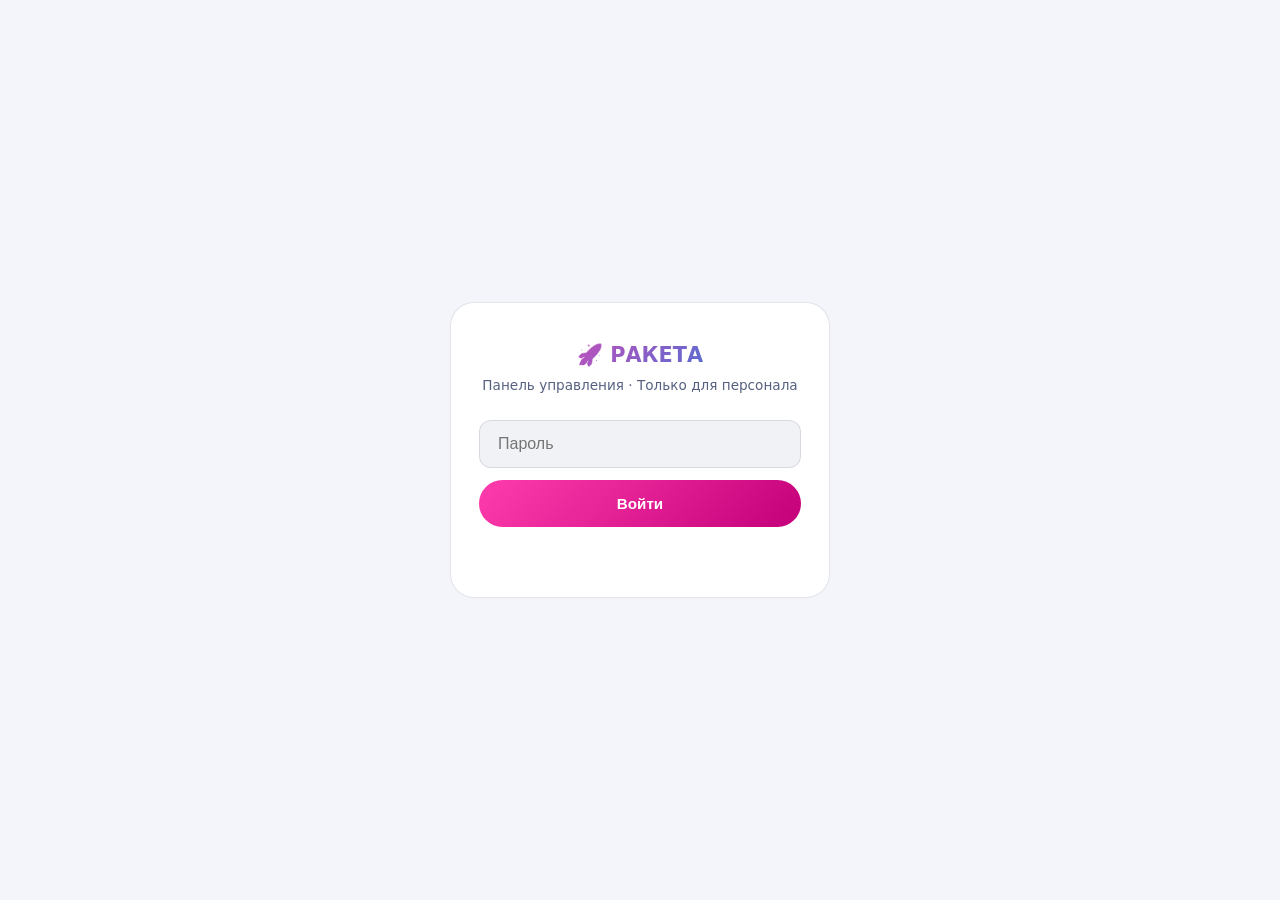
<file: admin/index.html>
<!DOCTYPE html>
<html lang="ru">
<head>
<meta charset="UTF-8">
<meta name="viewport" content="width=device-width, initial-scale=1.0, user-scalable=no">
<meta name="robots" content="noindex">
<meta name="theme-color" content="#f3f5fb">
<title>Ракета · Управление</title>
<link rel="manifest" href="manifest-admin.json">
<style>
*{box-sizing:border-box;margin:0;padding:0}
body{font-family:-apple-system,'Segoe UI',system-ui,sans-serif;background:#f3f5fb;color:#1b2238;min-height:100vh;overflow-x:hidden}

/* LOGIN */
#loginScreen{position:fixed;inset:0;z-index:1000;background:#f3f5fb;display:flex;align-items:center;justify-content:center;padding:24px}
#loginScreen.hide{display:none}
.lcard{background:#ffffff;border:1px solid rgba(25,35,80,0.12);border-radius:24px;padding:40px 28px;width:100%;max-width:380px;text-align:center}
.llogo{font-size:1.3rem;font-weight:900;margin-bottom:8px;background:linear-gradient(135deg,#ff3cac,#1a7fe0);-webkit-background-clip:text;-webkit-text-fill-color:transparent}
.lsub{font-size:0.85rem;color:#566080;margin-bottom:24px;line-height:1.5}
.linput{width:100%;padding:14px 18px;margin-bottom:12px;background:rgba(25,35,80,0.06);border:1px solid rgba(25,35,80,0.12);border-radius:12px;color:#1b2238;font-size:1rem;outline:none;-webkit-appearance:none;transition:border 0.2s}
.linput:focus{border-color:#d6177f}
.lbtn{width:100%;padding:15px;border:none;border-radius:100px;background:linear-gradient(135deg,#ff3cac,#c4007a);color:#fff;font-size:0.95rem;font-weight:700;cursor:pointer;transition:opacity 0.2s;-webkit-tap-highlight-color:transparent}
.lbtn:active{opacity:0.8}
.lerr{font-size:0.82rem;color:#d63b3b;margin-top:10px;min-height:20px}

/* NAME SCREEN (кассир вводит имя) */
#nameScreen{position:fixed;inset:0;z-index:999;background:#f3f5fb;display:none;align-items:center;justify-content:center;padding:24px}
#nameScreen.show{display:flex}
.ncard{background:#ffffff;border:1px solid rgba(25,35,80,0.12);border-radius:24px;padding:40px 28px;width:100%;max-width:380px;text-align:center}
.nicon{font-size:2.5rem;margin-bottom:12px}
.ntitle{font-size:1.1rem;font-weight:900;margin-bottom:6px}
.nsub{font-size:0.84rem;color:#566080;margin-bottom:24px;line-height:1.5}

/* ROLE BADGE */
.role-badge{display:inline-flex;align-items:center;gap:6px;font-size:0.7rem;font-weight:800;padding:4px 12px;border-radius:100px;letter-spacing:0.05em}
.role-cashier{background:rgba(45,156,255,0.15);color:#1a7fe0;border:1px solid rgba(45,156,255,0.3)}
.role-manager{background:rgba(155,89,255,0.15);color:#9b59ff;border:1px solid rgba(155,89,255,0.3)}
.role-director{background:rgba(255,60,172,0.15);color:#d6177f;border:1px solid rgba(255,60,172,0.3)}

/* ADMIN */
#adminScreen{display:none}
#adminScreen.show{display:block}
#cashierScreen{display:none}
#cashierScreen.show{display:block}

.atop{position:sticky;top:0;z-index:100;background:rgba(255,255,255,0.95);backdrop-filter:blur(12px);border-bottom:1px solid rgba(25,35,80,0.12);padding:12px 20px;display:flex;align-items:center;justify-content:space-between;gap:12px}
.atop-left{display:flex;align-items:center;gap:10px;min-width:0}
.atop-title{font-size:1rem;font-weight:900;white-space:nowrap}
.atop-logout{font-size:0.75rem;font-weight:700;color:#566080;background:rgba(25,35,80,0.06);border:none;padding:7px 14px;border-radius:100px;cursor:pointer;-webkit-tap-highlight-color:transparent;flex-shrink:0}

.anav{display:flex;background:#ffffff;border-bottom:1px solid rgba(25,35,80,0.12);overflow-x:auto;scrollbar-width:none}
.anav::-webkit-scrollbar{display:none}
.atab{flex:1;min-width:64px;padding:12px 4px;text-align:center;font-size:0.75rem;font-weight:800;color:#667090;cursor:pointer;border:none;background:none;transition:all 0.2s;-webkit-tap-highlight-color:transparent;white-space:nowrap}
.atab .ti{font-size:1.2rem;display:block;margin-bottom:3px}
.atab.on{color:#d6177f;background:rgba(255,60,172,0.07)}
.atab.hidden{display:none}

.apanel{display:none;padding:16px}
.apanel.on{display:block}

/* STATS */
.stats{display:grid;grid-template-columns:1fr 1fr;gap:12px;margin-bottom:16px}
.scard{background:#ffffff;border:1px solid rgba(25,35,80,0.12);border-radius:16px;padding:18px 14px;text-align:center}
.snum{font-size:2rem;font-weight:900;line-height:1;margin-bottom:4px}
.slbl{font-size:0.72rem;color:#566080;font-weight:700}

/* SECTION TITLE */
.sec-t{font-size:0.72rem;font-weight:800;letter-spacing:0.09em;text-transform:uppercase;color:#667090;margin-bottom:10px}

/* GUESTS */
.search-inp{width:100%;padding:11px 16px;margin-bottom:12px;background:rgba(25,35,80,0.06);border:1px solid rgba(25,35,80,0.12);border-radius:12px;color:#1b2238;font-size:0.9rem;outline:none;-webkit-appearance:none}
.glist{display:flex;flex-direction:column;gap:8px}
.gcard{background:#ffffff;border:1px solid rgba(25,35,80,0.12);border-radius:14px;padding:14px 16px;display:flex;align-items:center;gap:12px}
.gav{width:40px;height:40px;border-radius:50%;flex-shrink:0;background:linear-gradient(135deg,#ff3cac,#9b59ff);display:flex;align-items:center;justify-content:center;font-size:0.78rem;font-weight:700}
.ginfo{flex:1;min-width:0}
.gname{font-weight:700;font-size:0.88rem;white-space:nowrap;overflow:hidden;text-overflow:ellipsis}
.gphone{font-size:0.75rem;color:#566080;margin-top:2px}
.gstars{font-size:0.82rem;font-weight:700;margin-top:2px}
.gactions{display:flex;flex-direction:column;gap:6px;flex-shrink:0}
.gbtn{padding:6px 12px;border-radius:100px;font-size:0.72rem;font-weight:800;cursor:pointer;-webkit-tap-highlight-color:transparent;border:1px solid;white-space:nowrap}
.gbtn:active{opacity:0.7}
.gbtn-visit{background:rgba(6,214,160,0.1);border-color:rgba(6,214,160,0.25);color:#0b9a73}
.gbtn-bday{background:rgba(255,209,102,0.1);border-color:rgba(255,209,102,0.25);color:#b7791f}
.gbtn-redeem{background:rgba(255,60,172,0.1);border-color:rgba(255,60,172,0.25);color:#d6177f}

/* CASHIER HINT */
.cashier-hint{background:rgba(45,156,255,0.06);border:1px solid rgba(45,156,255,0.18);border-radius:14px;padding:14px 16px;margin-bottom:16px;font-size:0.82rem;color:#566080;line-height:1.6}
.cashier-staff{display:flex;align-items:center;gap:8px;background:rgba(45,156,255,0.08);border:1px solid rgba(45,156,255,0.2);border-radius:100px;padding:6px 14px;margin-bottom:16px;font-size:0.8rem;color:#1a7fe0;font-weight:700}

/* BOOKINGS */
.bcard{background:#ffffff;border:1px solid rgba(25,35,80,0.12);border-radius:14px;padding:16px;margin-bottom:10px}
.bname{font-weight:700;font-size:0.9rem;margin-bottom:4px}
.bmeta{font-size:0.8rem;color:#566080;line-height:1.5}
.bstatus{display:inline-block;margin-top:10px;font-size:0.7rem;font-weight:800;padding:4px 12px;border-radius:100px}
.bstatus.new{background:rgba(255,60,172,0.12);color:#d6177f}
.bstatus.done{background:rgba(6,214,160,0.1);color:#0b9a73}
.bdone-btn{float:right;padding:5px 12px;border-radius:100px;background:rgba(25,35,80,0.06);border:none;color:#566080;font-size:0.7rem;font-weight:700;cursor:pointer;-webkit-tap-highlight-color:transparent}

/* HISTORY (директор) */
.hcard{background:#ffffff;border:1px solid rgba(25,35,80,0.12);border-radius:14px;padding:12px 16px;margin-bottom:8px;display:flex;align-items:center;gap:12px}
.hico{width:34px;height:34px;border-radius:50%;display:flex;align-items:center;justify-content:center;font-size:1rem;flex-shrink:0}
.hico.p{background:rgba(6,214,160,0.1)}
.hico.m{background:rgba(255,92,92,0.1)}
.hinfo{flex:1;min-width:0}
.haction{font-size:0.84rem;font-weight:700;white-space:nowrap;overflow:hidden;text-overflow:ellipsis}
.hmeta{font-size:0.73rem;color:#566080;margin-top:2px}
.hpts{font-size:0.88rem;font-weight:900;flex-shrink:0}
.hpts.p{color:#0b9a73}
.hpts.m{color:#d63b3b}

/* SETTINGS */
.set-row{background:#ffffff;border:1px solid rgba(25,35,80,0.12);border-radius:14px;padding:16px;margin-bottom:10px;display:flex;align-items:center;justify-content:space-between;gap:12px}
.set-info{flex:1}
.set-name{font-weight:700;font-size:0.88rem;margin-bottom:3px}
.set-desc{font-size:0.76rem;color:#566080}
.set-val{font-family:monospace;font-size:0.82rem;color:#566080;text-align:right;cursor:pointer}

/* TOAST */
.toast{position:fixed;bottom:32px;left:50%;transform:translateX(-50%) translateY(10px);background:#eef1f8;border:1px solid rgba(25,35,80,0.12);border-radius:100px;padding:11px 20px;font-size:0.85rem;font-weight:700;opacity:0;transition:all 0.3s;pointer-events:none;white-space:nowrap;z-index:999;box-shadow:0 8px 24px rgba(0,0,0,0.5)}
.toast.show{opacity:1;transform:translateX(-50%) translateY(0)}

/* CONFIRM MODAL */
.modal-overlay{position:fixed;inset:0;z-index:500;background:rgba(0,0,0,0.7);display:none;align-items:flex-end;justify-content:center;padding:20px}
.modal-overlay.show{display:flex}
.modal-box{background:#ffffff;border:1px solid rgba(25,35,80,0.12);border-radius:24px 24px 16px 16px;padding:28px 24px;width:100%;max-width:420px}
.modal-title{font-size:1.05rem;font-weight:900;margin-bottom:8px}
.modal-desc{font-size:0.85rem;color:#566080;line-height:1.6;margin-bottom:24px}
.modal-btns{display:flex;gap:10px}
.modal-confirm{flex:1;padding:13px;border:none;border-radius:100px;background:linear-gradient(135deg,#ff3cac,#c4007a);color:#fff;font-size:0.9rem;font-weight:700;cursor:pointer}
.modal-cancel{flex:1;padding:13px;border:1px solid rgba(25,35,80,0.12);border-radius:100px;background:transparent;color:#566080;font-size:0.9rem;font-weight:700;cursor:pointer}

.empty{text-align:center;color:#667090;padding:40px 20px;font-size:0.88rem}

/* QR SCANNER */
.scan-btn{display:flex;align-items:center;justify-content:center;gap:8px;width:100%;padding:13px;margin-bottom:12px;border:none;border-radius:14px;background:linear-gradient(135deg,rgba(45,156,255,0.15),rgba(45,156,255,0.08));border:1px solid rgba(45,156,255,0.3);color:#1a7fe0;font-size:0.9rem;font-weight:800;cursor:pointer;-webkit-tap-highlight-color:transparent;transition:opacity .2s}
.scan-btn:active{opacity:0.7}
#scanModal{position:fixed;inset:0;z-index:600;background:#000;display:none;flex-direction:column}
#scanModal.show{display:flex}
.scan-top{padding:16px 20px;display:flex;align-items:center;justify-content:space-between;background:rgba(0,0,0,0.8);position:absolute;top:0;left:0;right:0;z-index:10}
.scan-title{color:#fff;font-weight:800;font-size:0.95rem}
.scan-close{color:#fff;background:rgba(25,35,80,0.18);border:none;padding:8px 16px;border-radius:100px;font-size:0.8rem;font-weight:700;cursor:pointer}
#scanVideo{width:100%;height:100%;object-fit:cover}
.scan-overlay{position:absolute;inset:0;display:flex;align-items:center;justify-content:center;pointer-events:none}
.scan-frame{width:220px;height:220px;border:3px solid #1a7fe0;border-radius:16px;box-shadow:0 0 0 2000px rgba(0,0,0,0.5)}
.scan-hint{position:absolute;bottom:48px;left:0;right:0;text-align:center;color:#fff;font-size:0.85rem;font-weight:700;opacity:0.8}
.scan-found{position:absolute;inset:0;background:rgba(6,214,160,0.15);display:none;align-items:center;justify-content:center;flex-direction:column;gap:12px}
.scan-found.show{display:flex}
.scan-found-ico{font-size:4rem}
.scan-found-name{color:#fff;font-size:1.1rem;font-weight:900;text-align:center}


.set-edit-inp{background:rgba(25,35,80,0.06);border:1px solid rgba(25,35,80,0.18);border-radius:8px;color:#1b2238;font-size:0.85rem;font-family:monospace;padding:5px 10px;width:80px;text-align:right;outline:none;-webkit-appearance:none}
.set-edit-inp:focus{border-color:#d6177f}
.set-save-btn{padding:5px 12px;border-radius:100px;background:rgba(6,214,160,0.1);border:1px solid rgba(6,214,160,0.25);color:#0b9a73;font-size:0.72rem;font-weight:800;cursor:pointer;-webkit-tap-highlight-color:transparent;white-space:nowrap}
.set-save-btn:active{opacity:0.7}

</style>
</head>
<body>

<!-- LOGIN -->
<div id="loginScreen">
  <div class="lcard">
    <div class="llogo">🚀 РАКЕТА</div>
    <div class="lsub">Панель управления · Только для персонала</div>
    <input class="linput" type="password" id="passInp" placeholder="Пароль" onkeydown="if(event.key==='Enter')login()">
    <button class="lbtn" onclick="login()">Войти</button>
    <div class="lerr" id="lerr"></div>
  </div>
</div>

<!-- NAME SCREEN (кассир вводит имя после пароля) -->
<div id="nameScreen">
  <div class="ncard">
    <div class="nicon">👤</div>
    <div class="ntitle">Как тебя зовут?</div>
    <div class="nsub">Твоё имя будет записано в историю начислений, чтобы директор видел кто и когда работал</div>
    <input class="linput" type="text" id="staffNameInp" placeholder="Например: Ольга" onkeydown="if(event.key==='Enter')saveName()">
    <button class="lbtn" onclick="saveName()">Начать работу</button>
    <div class="lerr" id="nerr"></div>
  </div>
</div>

<!-- CASHIER SCREEN -->
<div id="cashierScreen">
  <div class="atop">
    <div class="atop-left">
      <div class="atop-title">🚀 Ракета</div>
      <div class="role-badge role-cashier">🟢 Кассир</div>
    </div>
    <button class="atop-logout" onclick="logout()">Выйти</button>
  </div>
  <div style="padding:16px">
    <div class="cashier-staff" id="cashierStaffLabel">👤 —</div>
    <div class="cashier-hint">Найди гостя по имени или телефону и нажми <strong style="color:#0b9a73">+100★ Визит</strong> за каждое посещение.</div>
    <button class="scan-btn" onclick="openScanner('cashierList')">📷 Сканировать QR гостя</button>
    <input class="search-inp" type="text" placeholder="🔍 Поиск по имени или телефону" oninput="searchGuests(this.value,'cashierList')">
    <div class="glist" id="cashierList"><div class="empty">Загружаем...</div></div>
  </div>
</div>

<!-- MANAGER / DIRECTOR SCREEN -->
<div id="adminScreen">
  <div class="atop">
    <div class="atop-left">
      <div class="atop-title">🚀 Ракета</div>
      <div class="role-badge" id="roleBadge"></div>
    </div>
    <button class="atop-logout" onclick="logout()">Выйти</button>
  </div>
  <div class="anav">
    <button class="atab on" onclick="tab('dash')" id="tb-dash"><span class="ti">📊</span>Дашборд</button>
    <button class="atab" onclick="tab('guests')" id="tb-guests"><span class="ti">👥</span>Гости</button>
    <button class="atab" onclick="tab('book')" id="tb-book"><span class="ti">📅</span>Заявки</button>
    <button class="atab" onclick="tab('hist')" id="tb-hist"><span class="ti">📋</span>История</button>
    <button class="atab" onclick="tab('set')" id="tb-set"><span class="ti">⚙️</span>Инфо</button>
    <button class="atab hidden" onclick="tab('ann')" id="tb-ann"><span class="ti">📢</span>Объявления</button>
    <button class="atab hidden" onclick="tab('afisha')" id="tb-afisha"><span class="ti">🗓️</span>Афиша</button>
  </div>

  <!-- ДАШБОРД -->
  <div class="apanel on" id="p-dash">
    <div class="stats">
      <div class="scard"><div class="snum" id="s-guests" style="color:#1a7fe0">—</div><div class="slbl">Гостей</div></div>
      <div class="scard"><div class="snum" id="s-stars" style="color:#b7791f">—</div><div class="slbl">Звёзд выдано</div></div>
      <div class="scard"><div class="snum" id="s-visits" style="color:#0b9a73">—</div><div class="slbl">Визитов</div></div>
      <div class="scard"><div class="snum" id="s-book" style="color:#d6177f">—</div><div class="slbl">Заявок</div></div>
    </div>
    <div class="sec-t">Последние гости</div>
    <div class="glist" id="recentGuests"><div class="empty">Загружаем...</div></div>
  </div>

  <!-- ГОСТИ -->
  <div class="apanel" id="p-guests">
    <button class="scan-btn" onclick="openScanner('guestsList')">📷 Сканировать QR гостя</button>
    <input class="search-inp" type="text" placeholder="🔍 Поиск по имени или телефону" oninput="searchGuests(this.value,'guestsList')">
    <div class="glist" id="guestsList"><div class="empty">Загружаем...</div></div>
  </div>

  <!-- ЗАЯВКИ -->
  <div class="apanel" id="p-book">
    <div id="bookList"><div class="empty">Загружаем...</div></div>
  </div>

  <!-- ИСТОРИЯ -->
  <div class="apanel" id="p-hist">
    <div class="sec-t" style="margin-bottom:12px">Последние 50 операций</div>
    <div id="histList"><div class="empty">Загружаем...</div></div>
  </div>

  <!-- ИНФО -->
  <div class="apanel" id="p-set">
    <div class="sec-t">Настройки программы лояльности</div>
    <div class="set-row">
      <div class="set-info"><div class="set-name">★ за визит</div><div class="set-desc">Начисляется кассиром при каждом посещении</div></div>
      <div style="display:flex;align-items:center;gap:8px" id="row-visit">
        <input class="set-edit-inp" id="cfg-visit" type="number" min="1" max="9999" value="100">
        <button class="set-save-btn" onclick="saveCfg('visit')">Сохранить</button>
      </div>
    </div>
    <div class="set-row">
      <div class="set-info"><div class="set-name">Бонус в день рождения</div><div class="set-desc">Множитель звёзд при начислении менеджером</div></div>
      <div style="display:flex;align-items:center;gap:8px">
        <input class="set-edit-inp" id="cfg-bday" type="number" min="1" max="99" value="3" style="width:60px">
        <button class="set-save-btn" onclick="saveCfg('bday')">Сохранить</button>
      </div>
    </div>
    <div class="set-row">
      <div class="set-info"><div class="set-name">Обмен звёзд → бесплатный визит</div><div class="set-desc">Сколько звёзд списывается при обмене</div></div>
      <div style="display:flex;align-items:center;gap:8px">
        <input class="set-edit-inp" id="cfg-redeem" type="number" min="100" max="99999" value="1000">
        <button class="set-save-btn" onclick="saveCfg('redeem')">Сохранить</button>
      </div>
    </div>
    <div class="set-row">
      <div class="set-info">
        <div class="set-name">Уровни гостей</div>
        <div class="set-desc" id="cfg-levels-desc">Новичок → Космонавт 500★ → Командир 1500★ → Галактика 3000★</div>
      </div>
      <div style="display:flex;align-items:center;gap:8px">
        <span style="font-size:0.75rem;color:#667090">авто</span>
      </div>
    </div>

    <!-- АКЦИИ — только директор -->
    <div id="promoBlock" style="display:none">
      <div class="sec-t" style="margin-top:24px">Акции и спецбонусы</div>
      <div style="font-size:0.78rem;color:#566080;margin-bottom:12px;line-height:1.5">
        Временные акции — появляются кнопкой у каждого гостя. Менеджер и кассир могут их применять.
      </div>
      <div id="promoList"></div>
      <!-- Форма новой акции -->
      <div style="background:#ffffff;border:1px solid rgba(25,35,80,0.12);border-radius:14px;padding:16px;margin-top:8px">
        <div class="sec-t" style="margin-bottom:12px">Новая акция</div>
        <input class="search-inp" id="promo-name" type="text" placeholder="Название, например: 8 марта 🌷" style="margin-bottom:8px">
        <div style="display:flex;gap:8px;margin-bottom:8px">
          <input class="set-edit-inp" id="promo-stars" type="number" min="1" max="9999" placeholder="★" style="width:80px;flex-shrink:0">
          <input class="search-inp" id="promo-until" type="date" style="flex:1;margin-bottom:0">
        </div>
        <div style="font-size:0.73rem;color:#667090;margin-bottom:12px">Звёзды · До какой даты (необязательно)</div>
        <button class="scan-btn" style="margin-bottom:0" onclick="addPromo()">+ Добавить акцию</button>
      </div>
    </div>

    <div id="passBlock" style="display:none">
      <div class="sec-t" style="margin-top:24px">Доступы сотрудников</div>
      <div class="set-row">
        <div class="set-info">
          <div class="set-name">🟢 Кассир</div>
          <div class="set-desc">Начисление 100★ за визит · только поиск гостя</div>
        </div>
        <div style="display:flex;align-items:center;gap:8px;flex-shrink:0">
          <div class="set-val" id="sp-cashier" onclick="togglePass('cashier')" style="min-width:90px;text-align:right">Показать</div>
          <button class="gbtn gbtn-bday" style="padding:5px 10px;font-size:0.7rem" onclick="changePass('cashier')">Сменить</button>
        </div>
      </div>
      <div class="set-row">
        <div class="set-info">
          <div class="set-name">🟣 Менеджер</div>
          <div class="set-desc">Гости + заявки + ×3 ДР + списание 1000★</div>
        </div>
        <div style="display:flex;align-items:center;gap:8px;flex-shrink:0">
          <div class="set-val" id="sp-manager" onclick="togglePass('manager')" style="min-width:90px;text-align:right">Показать</div>
          <button class="gbtn gbtn-bday" style="padding:5px 10px;font-size:0.7rem" onclick="changePass('manager')">Сменить</button>
        </div>
      </div>
      <div class="set-row">
        <div class="set-info">
          <div class="set-name">🔴 Директор</div>
          <div class="set-desc">Полный доступ + история + управление паролями</div>
        </div>
        <div style="display:flex;align-items:center;gap:8px;flex-shrink:0">
          <div class="set-val" id="sp-director" onclick="togglePass('director')" style="min-width:90px;text-align:right">Показать</div>
          <button class="gbtn gbtn-bday" style="padding:5px 10px;font-size:0.7rem" onclick="changePass('director')">Сменить</button>
        </div>
      </div>
      <div style="font-size:0.75rem;color:#667090;margin-top:8px;line-height:1.5">
        ⚠️ После смены пароля сообщите сотруднику новый пароль. Старый перестанет работать сразу.
      </div>
    </div>
  </div>
</div>

<!-- ОБЪЯВЛЕНИЯ -->
<div class="apanel" id="p-ann">
  <div class="sec-t">Объявления на лендинге</div>
  <div style="padding:0 16px 16px">
    <div style="background:#ffffff;border:1px solid rgba(25,35,80,0.12);border-radius:16px;padding:20px;margin-bottom:16px">
      <div style="font-size:0.8rem;font-weight:800;color:#d6177f;margin-bottom:14px" id="annFormTitle">➕ Новое объявление</div>
      <input class="linput" id="ann-title" placeholder="Заголовок (например: 🎉 Летние каникулы!)" style="margin-bottom:10px">
      <textarea id="ann-text" placeholder="Текст объявления..." style="width:100%;padding:14px 18px;background:rgba(25,35,80,0.06);border:1px solid rgba(25,35,80,0.12);border-radius:12px;color:#1b2238;font-size:0.95rem;outline:none;resize:vertical;min-height:80px;font-family:inherit;margin-bottom:10px"></textarea>
      <input class="linput" id="ann-image" placeholder="Ссылка на картинку (необязательно)" style="margin-bottom:10px">
      <input class="linput" id="ann-btn-text" placeholder="Текст кнопки (необязательно)" style="margin-bottom:10px">
      <input class="linput" id="ann-btn-url" placeholder="Ссылка кнопки (необязательно)" style="margin-bottom:10px">
      <div style="display:flex;gap:10px;margin-bottom:14px">
        <div style="flex:1">
          <div style="font-size:0.75rem;color:#566080;margin-bottom:6px">Показывать с</div>
          <input type="datetime-local" id="ann-from" class="linput" style="margin-bottom:0;color-scheme:light">
        </div>
        <div style="flex:1">
          <div style="font-size:0.75rem;color:#566080;margin-bottom:6px">Показывать до</div>
          <input type="datetime-local" id="ann-until" class="linput" style="margin-bottom:0;color-scheme:light">
        </div>
      </div>
      <div style="display:flex;gap:10px">
        <button class="gbtn" style="flex:1;color:#fff;background:linear-gradient(135deg,#ff3cac,#c4007a)" onclick="saveAnn()">💾 Сохранить</button>
        <button class="gbtn" style="background:rgba(25,35,80,0.06);color:#566080" onclick="resetAnnForm()" id="annCancelBtn">Отмена</button>
      </div>
    </div>
    <div id="annList" style="display:flex;flex-direction:column;gap:10px">
      <div style="text-align:center;color:#566080;font-size:0.85rem;padding:20px">Загрузка...</div>
    </div>
  </div>
</div>

<!-- АФИША МЕСЯЦА -->
<div class="apanel" id="p-afisha">
  <div class="sec-t">Афиша месяца на сайте</div>
  <div style="padding:0 16px 24px">
    <div style="background:#ffffff;border:1px solid rgba(25,35,80,0.12);border-radius:16px;padding:20px;margin-bottom:16px">
      <div style="font-size:0.75rem;color:#566080;margin-bottom:6px">Пароль редактирования афиши (спросите у администратора сайта)</div>
      <input type="password" class="linput" id="af-pass" autocomplete="off" placeholder="Пароль">
      <div style="display:flex;gap:10px">
        <div style="flex:2"><div style="font-size:0.75rem;color:#566080;margin-bottom:6px">Месяц</div><select id="af-month" class="linput" style="color-scheme:light" onchange="afMonthChanged()"></select></div>
        <div style="flex:1"><div style="font-size:0.75rem;color:#566080;margin-bottom:6px">Год</div><input type="number" id="af-year" class="linput" min="2024" max="2100" onchange="afMonthChanged()"></div>
      </div>
      <div style="font-size:0.75rem;color:#566080;margin-bottom:6px">Ссылка «Подробнее» (ВКонтакте)</div>
      <input class="linput" id="af-link" placeholder="https://vk.ru/raketa_detskie_prazdniki">
      <div style="font-size:0.75rem;color:#566080;margin-bottom:6px">Картинка афиши (необязательно). Если загрузить, на сайте покажется она, а расписание останется внутри.</div>
      <input type="file" id="af-poster-file" accept="image/*" class="linput" style="padding:10px" onchange="afPoster(this)">
      <div id="af-poster-box" style="display:none;margin-bottom:12px">
        <div style="position:relative;display:inline-block;max-width:100%;margin-bottom:8px"><img id="af-poster-img" alt="" style="max-width:100%;max-height:360px;border-radius:10px;display:block"><div id="af-zones" style="position:absolute;inset:0;pointer-events:none"></div></div>
        <div style="font-size:0.8rem;color:#566080;margin-bottom:8px">Жёлтые рамки должны лежать на карточках с датами. Если сдвинулись, подвиньте ползунки.</div>
        <div style="font-size:0.75rem;color:#566080;margin-bottom:2px">Первая карточка начинается</div>
        <input type="range" id="af-btop" min="0" max="80" step="0.5" style="width:100%;margin-bottom:10px" oninput="afState.bands.top=parseFloat(this.value);afZones()">
        <div style="font-size:0.75rem;color:#566080;margin-bottom:2px">Последняя карточка заканчивается</div>
        <input type="range" id="af-bbottom" min="20" max="100" step="0.5" style="width:100%;margin-bottom:10px" oninput="afState.bands.bottom=parseFloat(this.value);afZones()">
        <button class="gbtn" style="background:rgba(25,35,80,0.06);color:#566080" onclick="afPosterClear()">Убрать картинку</button></div>
    </div>
    <div id="af-events"></div>
    <button class="gbtn" style="width:100%;background:rgba(25,35,80,0.06);color:#1b2238;margin-bottom:14px" onclick="afAddDay()">➕ Добавить день</button>
    <div style="display:flex;gap:10px">
      <button class="gbtn" style="flex:1;color:#fff;background:linear-gradient(135deg,#ff3cac,#c4007a)" onclick="afSave()" id="af-save">💾 Опубликовать на сайте</button>
      <button class="gbtn" style="background:rgba(25,35,80,0.06);color:#566080" onclick="afLoad(true)">Сбросить</button>
    </div>
    <div id="af-msg" style="text-align:center;font-size:0.85rem;color:#566080;padding:14px 4px"></div>
  </div>
</div>

<!-- CONFIRM MODAL -->
<div class="modal-overlay" id="confirmModal">
  <div class="modal-box">
    <div class="modal-title" id="modalTitle"></div>
    <div class="modal-desc" id="modalDesc"></div>
    <div class="modal-btns">
      <button class="modal-cancel" onclick="closeModal()">Отмена</button>
      <button class="modal-confirm" id="modalConfirmBtn" onclick="console.log('BTN CLICK', pendingAction); confirmAction()">Подтвердить</button>
    </div>
  </div>
</div>


<!-- QR SCANNER MODAL -->
<div id="scanModal">
  <video id="scanVideo" playsinline autoplay muted></video>
  <div class="scan-top">
    <div class="scan-title">📷 Сканировать QR гостя</div>
    <button class="scan-close" onclick="closeScanner()">Закрыть</button>
  </div>
  <div class="scan-overlay">
    <div class="scan-frame"></div>
  </div>
  <div class="scan-hint">Наведи камеру на QR-код гостя</div>
  <div class="scan-found" id="scanFound">
    <div class="scan-found-ico">✅</div>
    <div class="scan-found-name" id="scanFoundName"></div>
  </div>
</div>

<div class="toast" id="toast"></div>

<script>(function webpackUniversalModuleDefinition(root, factory) {
	if(typeof exports === 'object' && typeof module === 'object')
		module.exports = factory();
	else if(typeof define === 'function' && define.amd)
		define([], factory);
	else if(typeof exports === 'object')
		exports["jsQR"] = factory();
	else
		root["jsQR"] = factory();
})(typeof self !== 'undefined' ? self : this, function() {
return /******/ (function(modules) { // webpackBootstrap
/******/ 	// The module cache
/******/ 	var installedModules = {};
/******/
/******/ 	// The require function
/******/ 	function __webpack_require__(moduleId) {
/******/
/******/ 		// Check if module is in cache
/******/ 		if(installedModules[moduleId]) {
/******/ 			return installedModules[moduleId].exports;
/******/ 		}
/******/ 		// Create a new module (and put it into the cache)
/******/ 		var module = installedModules[moduleId] = {
/******/ 			i: moduleId,
/******/ 			l: false,
/******/ 			exports: {}
/******/ 		};
/******/
/******/ 		// Execute the module function
/******/ 		modules[moduleId].call(module.exports, module, module.exports, __webpack_require__);
/******/
/******/ 		// Flag the module as loaded
/******/ 		module.l = true;
/******/
/******/ 		// Return the exports of the module
/******/ 		return module.exports;
/******/ 	}
/******/
/******/
/******/ 	// expose the modules object (__webpack_modules__)
/******/ 	__webpack_require__.m = modules;
/******/
/******/ 	// expose the module cache
/******/ 	__webpack_require__.c = installedModules;
/******/
/******/ 	// define getter function for harmony exports
/******/ 	__webpack_require__.d = function(exports, name, getter) {
/******/ 		if(!__webpack_require__.o(exports, name)) {
/******/ 			Object.defineProperty(exports, name, {
/******/ 				configurable: false,
/******/ 				enumerable: true,
/******/ 				get: getter
/******/ 			});
/******/ 		}
/******/ 	};
/******/
/******/ 	// getDefaultExport function for compatibility with non-harmony modules
/******/ 	__webpack_require__.n = function(module) {
/******/ 		var getter = module && module.__esModule ?
/******/ 			function getDefault() { return module['default']; } :
/******/ 			function getModuleExports() { return module; };
/******/ 		__webpack_require__.d(getter, 'a', getter);
/******/ 		return getter;
/******/ 	};
/******/
/******/ 	// Object.prototype.hasOwnProperty.call
/******/ 	__webpack_require__.o = function(object, property) { return Object.prototype.hasOwnProperty.call(object, property); };
/******/
/******/ 	// __webpack_public_path__
/******/ 	__webpack_require__.p = "";
/******/
/******/ 	// Load entry module and return exports
/******/ 	return __webpack_require__(__webpack_require__.s = 3);
/******/ })
/************************************************************************/
/******/ ([
/* 0 */
/***/ (function(module, exports, __webpack_require__) {

"use strict";

Object.defineProperty(exports, "__esModule", { value: true });
var BitMatrix = /** @class */ (function () {
    function BitMatrix(data, width) {
        this.width = width;
        this.height = data.length / width;
        this.data = data;
    }
    BitMatrix.createEmpty = function (width, height) {
        return new BitMatrix(new Uint8ClampedArray(width * height), width);
    };
    BitMatrix.prototype.get = function (x, y) {
        if (x < 0 || x >= this.width || y < 0 || y >= this.height) {
            return false;
        }
        return !!this.data[y * this.width + x];
    };
    BitMatrix.prototype.set = function (x, y, v) {
        this.data[y * this.width + x] = v ? 1 : 0;
    };
    BitMatrix.prototype.setRegion = function (left, top, width, height, v) {
        for (var y = top; y < top + height; y++) {
            for (var x = left; x < left + width; x++) {
                this.set(x, y, !!v);
            }
        }
    };
    return BitMatrix;
}());
exports.BitMatrix = BitMatrix;


/***/ }),
/* 1 */
/***/ (function(module, exports, __webpack_require__) {

"use strict";

Object.defineProperty(exports, "__esModule", { value: true });
var GenericGFPoly_1 = __webpack_require__(2);
function addOrSubtractGF(a, b) {
    return a ^ b; // tslint:disable-line:no-bitwise
}
exports.addOrSubtractGF = addOrSubtractGF;
var GenericGF = /** @class */ (function () {
    function GenericGF(primitive, size, genBase) {
        this.primitive = primitive;
        this.size = size;
        this.generatorBase = genBase;
        this.expTable = new Array(this.size);
        this.logTable = new Array(this.size);
        var x = 1;
        for (var i = 0; i < this.size; i++) {
            this.expTable[i] = x;
            x = x * 2;
            if (x >= this.size) {
                x = (x ^ this.primitive) & (this.size - 1); // tslint:disable-line:no-bitwise
            }
        }
        for (var i = 0; i < this.size - 1; i++) {
            this.logTable[this.expTable[i]] = i;
        }
        this.zero = new GenericGFPoly_1.default(this, Uint8ClampedArray.from([0]));
        this.one = new GenericGFPoly_1.default(this, Uint8ClampedArray.from([1]));
    }
    GenericGF.prototype.multiply = function (a, b) {
        if (a === 0 || b === 0) {
            return 0;
        }
        return this.expTable[(this.logTable[a] + this.logTable[b]) % (this.size - 1)];
    };
    GenericGF.prototype.inverse = function (a) {
        if (a === 0) {
            throw new Error("Can't invert 0");
        }
        return this.expTable[this.size - this.logTable[a] - 1];
    };
    GenericGF.prototype.buildMonomial = function (degree, coefficient) {
        if (degree < 0) {
            throw new Error("Invalid monomial degree less than 0");
        }
        if (coefficient === 0) {
            return this.zero;
        }
        var coefficients = new Uint8ClampedArray(degree + 1);
        coefficients[0] = coefficient;
        return new GenericGFPoly_1.default(this, coefficients);
    };
    GenericGF.prototype.log = function (a) {
        if (a === 0) {
            throw new Error("Can't take log(0)");
        }
        return this.logTable[a];
    };
    GenericGF.prototype.exp = function (a) {
        return this.expTable[a];
    };
    return GenericGF;
}());
exports.default = GenericGF;


/***/ }),
/* 2 */
/***/ (function(module, exports, __webpack_require__) {

"use strict";

Object.defineProperty(exports, "__esModule", { value: true });
var GenericGF_1 = __webpack_require__(1);
var GenericGFPoly = /** @class */ (function () {
    function GenericGFPoly(field, coefficients) {
        if (coefficients.length === 0) {
            throw new Error("No coefficients.");
        }
        this.field = field;
        var coefficientsLength = coefficients.length;
        if (coefficientsLength > 1 && coefficients[0] === 0) {
            // Leading term must be non-zero for anything except the constant polynomial "0"
            var firstNonZero = 1;
            while (firstNonZero < coefficientsLength && coefficients[firstNonZero] === 0) {
                firstNonZero++;
            }
            if (firstNonZero === coefficientsLength) {
                this.coefficients = field.zero.coefficients;
            }
            else {
                this.coefficients = new Uint8ClampedArray(coefficientsLength - firstNonZero);
                for (var i = 0; i < this.coefficients.length; i++) {
                    this.coefficients[i] = coefficients[firstNonZero + i];
                }
            }
        }
        else {
            this.coefficients = coefficients;
        }
    }
    GenericGFPoly.prototype.degree = function () {
        return this.coefficients.length - 1;
    };
    GenericGFPoly.prototype.isZero = function () {
        return this.coefficients[0] === 0;
    };
    GenericGFPoly.prototype.getCoefficient = function (degree) {
        return this.coefficients[this.coefficients.length - 1 - degree];
    };
    GenericGFPoly.prototype.addOrSubtract = function (other) {
        var _a;
        if (this.isZero()) {
            return other;
        }
        if (other.isZero()) {
            return this;
        }
        var smallerCoefficients = this.coefficients;
        var largerCoefficients = other.coefficients;
        if (smallerCoefficients.length > largerCoefficients.length) {
            _a = [largerCoefficients, smallerCoefficients], smallerCoefficients = _a[0], largerCoefficients = _a[1];
        }
        var sumDiff = new Uint8ClampedArray(largerCoefficients.length);
        var lengthDiff = largerCoefficients.length - smallerCoefficients.length;
        for (var i = 0; i < lengthDiff; i++) {
            sumDiff[i] = largerCoefficients[i];
        }
        for (var i = lengthDiff; i < largerCoefficients.length; i++) {
            sumDiff[i] = GenericGF_1.addOrSubtractGF(smallerCoefficients[i - lengthDiff], largerCoefficients[i]);
        }
        return new GenericGFPoly(this.field, sumDiff);
    };
    GenericGFPoly.prototype.multiply = function (scalar) {
        if (scalar === 0) {
            return this.field.zero;
        }
        if (scalar === 1) {
            return this;
        }
        var size = this.coefficients.length;
        var product = new Uint8ClampedArray(size);
        for (var i = 0; i < size; i++) {
            product[i] = this.field.multiply(this.coefficients[i], scalar);
        }
        return new GenericGFPoly(this.field, product);
    };
    GenericGFPoly.prototype.multiplyPoly = function (other) {
        if (this.isZero() || other.isZero()) {
            return this.field.zero;
        }
        var aCoefficients = this.coefficients;
        var aLength = aCoefficients.length;
        var bCoefficients = other.coefficients;
        var bLength = bCoefficients.length;
        var product = new Uint8ClampedArray(aLength + bLength - 1);
        for (var i = 0; i < aLength; i++) {
            var aCoeff = aCoefficients[i];
            for (var j = 0; j < bLength; j++) {
                product[i + j] = GenericGF_1.addOrSubtractGF(product[i + j], this.field.multiply(aCoeff, bCoefficients[j]));
            }
        }
        return new GenericGFPoly(this.field, product);
    };
    GenericGFPoly.prototype.multiplyByMonomial = function (degree, coefficient) {
        if (degree < 0) {
            throw new Error("Invalid degree less than 0");
        }
        if (coefficient === 0) {
            return this.field.zero;
        }
        var size = this.coefficients.length;
        var product = new Uint8ClampedArray(size + degree);
        for (var i = 0; i < size; i++) {
            product[i] = this.field.multiply(this.coefficients[i], coefficient);
        }
        return new GenericGFPoly(this.field, product);
    };
    GenericGFPoly.prototype.evaluateAt = function (a) {
        var result = 0;
        if (a === 0) {
            // Just return the x^0 coefficient
            return this.getCoefficient(0);
        }
        var size = this.coefficients.length;
        if (a === 1) {
            // Just the sum of the coefficients
            this.coefficients.forEach(function (coefficient) {
                result = GenericGF_1.addOrSubtractGF(result, coefficient);
            });
            return result;
        }
        result = this.coefficients[0];
        for (var i = 1; i < size; i++) {
            result = GenericGF_1.addOrSubtractGF(this.field.multiply(a, result), this.coefficients[i]);
        }
        return result;
    };
    return GenericGFPoly;
}());
exports.default = GenericGFPoly;


/***/ }),
/* 3 */
/***/ (function(module, exports, __webpack_require__) {

"use strict";

Object.defineProperty(exports, "__esModule", { value: true });
var binarizer_1 = __webpack_require__(4);
var decoder_1 = __webpack_require__(5);
var extractor_1 = __webpack_require__(11);
var locator_1 = __webpack_require__(12);
function scan(matrix) {
    var locations = locator_1.locate(matrix);
    if (!locations) {
        return null;
    }
    for (var _i = 0, locations_1 = locations; _i < locations_1.length; _i++) {
        var location_1 = locations_1[_i];
        var extracted = extractor_1.extract(matrix, location_1);
        var decoded = decoder_1.decode(extracted.matrix);
        if (decoded) {
            return {
                binaryData: decoded.bytes,
                data: decoded.text,
                chunks: decoded.chunks,
                version: decoded.version,
                location: {
                    topRightCorner: extracted.mappingFunction(location_1.dimension, 0),
                    topLeftCorner: extracted.mappingFunction(0, 0),
                    bottomRightCorner: extracted.mappingFunction(location_1.dimension, location_1.dimension),
                    bottomLeftCorner: extracted.mappingFunction(0, location_1.dimension),
                    topRightFinderPattern: location_1.topRight,
                    topLeftFinderPattern: location_1.topLeft,
                    bottomLeftFinderPattern: location_1.bottomLeft,
                    bottomRightAlignmentPattern: location_1.alignmentPattern,
                },
            };
        }
    }
    return null;
}
var defaultOptions = {
    inversionAttempts: "attemptBoth",
};
function jsQR(data, width, height, providedOptions) {
    if (providedOptions === void 0) { providedOptions = {}; }
    var options = defaultOptions;
    Object.keys(options || {}).forEach(function (opt) {
        options[opt] = providedOptions[opt] || options[opt];
    });
    var shouldInvert = options.inversionAttempts === "attemptBoth" || options.inversionAttempts === "invertFirst";
    var tryInvertedFirst = options.inversionAttempts === "onlyInvert" || options.inversionAttempts === "invertFirst";
    var _a = binarizer_1.binarize(data, width, height, shouldInvert), binarized = _a.binarized, inverted = _a.inverted;
    var result = scan(tryInvertedFirst ? inverted : binarized);
    if (!result && (options.inversionAttempts === "attemptBoth" || options.inversionAttempts === "invertFirst")) {
        result = scan(tryInvertedFirst ? binarized : inverted);
    }
    return result;
}
jsQR.default = jsQR;
exports.default = jsQR;


/***/ }),
/* 4 */
/***/ (function(module, exports, __webpack_require__) {

"use strict";

Object.defineProperty(exports, "__esModule", { value: true });
var BitMatrix_1 = __webpack_require__(0);
var REGION_SIZE = 8;
var MIN_DYNAMIC_RANGE = 24;
function numBetween(value, min, max) {
    return value < min ? min : value > max ? max : value;
}
// Like BitMatrix but accepts arbitry Uint8 values
var Matrix = /** @class */ (function () {
    function Matrix(width, height) {
        this.width = width;
        this.data = new Uint8ClampedArray(width * height);
    }
    Matrix.prototype.get = function (x, y) {
        return this.data[y * this.width + x];
    };
    Matrix.prototype.set = function (x, y, value) {
        this.data[y * this.width + x] = value;
    };
    return Matrix;
}());
function binarize(data, width, height, returnInverted) {
    if (data.length !== width * height * 4) {
        throw new Error("Malformed data passed to binarizer.");
    }
    // Convert image to greyscale
    var greyscalePixels = new Matrix(width, height);
    for (var x = 0; x < width; x++) {
        for (var y = 0; y < height; y++) {
            var r = data[((y * width + x) * 4) + 0];
            var g = data[((y * width + x) * 4) + 1];
            var b = data[((y * width + x) * 4) + 2];
            greyscalePixels.set(x, y, 0.2126 * r + 0.7152 * g + 0.0722 * b);
        }
    }
    var horizontalRegionCount = Math.ceil(width / REGION_SIZE);
    var verticalRegionCount = Math.ceil(height / REGION_SIZE);
    var blackPoints = new Matrix(horizontalRegionCount, verticalRegionCount);
    for (var verticalRegion = 0; verticalRegion < verticalRegionCount; verticalRegion++) {
        for (var hortizontalRegion = 0; hortizontalRegion < horizontalRegionCount; hortizontalRegion++) {
            var sum = 0;
            var min = Infinity;
            var max = 0;
            for (var y = 0; y < REGION_SIZE; y++) {
                for (var x = 0; x < REGION_SIZE; x++) {
                    var pixelLumosity = greyscalePixels.get(hortizontalRegion * REGION_SIZE + x, verticalRegion * REGION_SIZE + y);
                    sum += pixelLumosity;
                    min = Math.min(min, pixelLumosity);
                    max = Math.max(max, pixelLumosity);
                }
            }
            var average = sum / (Math.pow(REGION_SIZE, 2));
            if (max - min <= MIN_DYNAMIC_RANGE) {
                // If variation within the block is low, assume this is a block with only light or only
                // dark pixels. In that case we do not want to use the average, as it would divide this
                // low contrast area into black and white pixels, essentially creating data out of noise.
                //
                // Default the blackpoint for these blocks to be half the min - effectively white them out
                average = min / 2;
                if (verticalRegion > 0 && hortizontalRegion > 0) {
                    // Correct the "white background" assumption for blocks that have neighbors by comparing
                    // the pixels in this block to the previously calculated black points. This is based on
                    // the fact that dark barcode symbology is always surrounded by some amount of light
                    // background for which reasonable black point estimates were made. The bp estimated at
                    // the boundaries is used for the interior.
                    // The (min < bp) is arbitrary but works better than other heuristics that were tried.
                    var averageNeighborBlackPoint = (blackPoints.get(hortizontalRegion, verticalRegion - 1) +
                        (2 * blackPoints.get(hortizontalRegion - 1, verticalRegion)) +
                        blackPoints.get(hortizontalRegion - 1, verticalRegion - 1)) / 4;
                    if (min < averageNeighborBlackPoint) {
                        average = averageNeighborBlackPoint;
                    }
                }
            }
            blackPoints.set(hortizontalRegion, verticalRegion, average);
        }
    }
    var binarized = BitMatrix_1.BitMatrix.createEmpty(width, height);
    var inverted = null;
    if (returnInverted) {
        inverted = BitMatrix_1.BitMatrix.createEmpty(width, height);
    }
    for (var verticalRegion = 0; verticalRegion < verticalRegionCount; verticalRegion++) {
        for (var hortizontalRegion = 0; hortizontalRegion < horizontalRegionCount; hortizontalRegion++) {
            var left = numBetween(hortizontalRegion, 2, horizontalRegionCount - 3);
            var top_1 = numBetween(verticalRegion, 2, verticalRegionCount - 3);
            var sum = 0;
            for (var xRegion = -2; xRegion <= 2; xRegion++) {
                for (var yRegion = -2; yRegion <= 2; yRegion++) {
                    sum += blackPoints.get(left + xRegion, top_1 + yRegion);
                }
            }
            var threshold = sum / 25;
            for (var xRegion = 0; xRegion < REGION_SIZE; xRegion++) {
                for (var yRegion = 0; yRegion < REGION_SIZE; yRegion++) {
                    var x = hortizontalRegion * REGION_SIZE + xRegion;
                    var y = verticalRegion * REGION_SIZE + yRegion;
                    var lum = greyscalePixels.get(x, y);
                    binarized.set(x, y, lum <= threshold);
                    if (returnInverted) {
                        inverted.set(x, y, !(lum <= threshold));
                    }
                }
            }
        }
    }
    if (returnInverted) {
        return { binarized: binarized, inverted: inverted };
    }
    return { binarized: binarized };
}
exports.binarize = binarize;


/***/ }),
/* 5 */
/***/ (function(module, exports, __webpack_require__) {

"use strict";

Object.defineProperty(exports, "__esModule", { value: true });
var BitMatrix_1 = __webpack_require__(0);
var decodeData_1 = __webpack_require__(6);
var reedsolomon_1 = __webpack_require__(9);
var version_1 = __webpack_require__(10);
// tslint:disable:no-bitwise
function numBitsDiffering(x, y) {
    var z = x ^ y;
    var bitCount = 0;
    while (z) {
        bitCount++;
        z &= z - 1;
    }
    return bitCount;
}
function pushBit(bit, byte) {
    return (byte << 1) | bit;
}
// tslint:enable:no-bitwise
var FORMAT_INFO_TABLE = [
    { bits: 0x5412, formatInfo: { errorCorrectionLevel: 1, dataMask: 0 } },
    { bits: 0x5125, formatInfo: { errorCorrectionLevel: 1, dataMask: 1 } },
    { bits: 0x5E7C, formatInfo: { errorCorrectionLevel: 1, dataMask: 2 } },
    { bits: 0x5B4B, formatInfo: { errorCorrectionLevel: 1, dataMask: 3 } },
    { bits: 0x45F9, formatInfo: { errorCorrectionLevel: 1, dataMask: 4 } },
    { bits: 0x40CE, formatInfo: { errorCorrectionLevel: 1, dataMask: 5 } },
    { bits: 0x4F97, formatInfo: { errorCorrectionLevel: 1, dataMask: 6 } },
    { bits: 0x4AA0, formatInfo: { errorCorrectionLevel: 1, dataMask: 7 } },
    { bits: 0x77C4, formatInfo: { errorCorrectionLevel: 0, dataMask: 0 } },
    { bits: 0x72F3, formatInfo: { errorCorrectionLevel: 0, dataMask: 1 } },
    { bits: 0x7DAA, formatInfo: { errorCorrectionLevel: 0, dataMask: 2 } },
    { bits: 0x789D, formatInfo: { errorCorrectionLevel: 0, dataMask: 3 } },
    { bits: 0x662F, formatInfo: { errorCorrectionLevel: 0, dataMask: 4 } },
    { bits: 0x6318, formatInfo: { errorCorrectionLevel: 0, dataMask: 5 } },
    { bits: 0x6C41, formatInfo: { errorCorrectionLevel: 0, dataMask: 6 } },
    { bits: 0x6976, formatInfo: { errorCorrectionLevel: 0, dataMask: 7 } },
    { bits: 0x1689, formatInfo: { errorCorrectionLevel: 3, dataMask: 0 } },
    { bits: 0x13BE, formatInfo: { errorCorrectionLevel: 3, dataMask: 1 } },
    { bits: 0x1CE7, formatInfo: { errorCorrectionLevel: 3, dataMask: 2 } },
    { bits: 0x19D0, formatInfo: { errorCorrectionLevel: 3, dataMask: 3 } },
    { bits: 0x0762, formatInfo: { errorCorrectionLevel: 3, dataMask: 4 } },
    { bits: 0x0255, formatInfo: { errorCorrectionLevel: 3, dataMask: 5 } },
    { bits: 0x0D0C, formatInfo: { errorCorrectionLevel: 3, dataMask: 6 } },
    { bits: 0x083B, formatInfo: { errorCorrectionLevel: 3, dataMask: 7 } },
    { bits: 0x355F, formatInfo: { errorCorrectionLevel: 2, dataMask: 0 } },
    { bits: 0x3068, formatInfo: { errorCorrectionLevel: 2, dataMask: 1 } },
    { bits: 0x3F31, formatInfo: { errorCorrectionLevel: 2, dataMask: 2 } },
    { bits: 0x3A06, formatInfo: { errorCorrectionLevel: 2, dataMask: 3 } },
    { bits: 0x24B4, formatInfo: { errorCorrectionLevel: 2, dataMask: 4 } },
    { bits: 0x2183, formatInfo: { errorCorrectionLevel: 2, dataMask: 5 } },
    { bits: 0x2EDA, formatInfo: { errorCorrectionLevel: 2, dataMask: 6 } },
    { bits: 0x2BED, formatInfo: { errorCorrectionLevel: 2, dataMask: 7 } },
];
var DATA_MASKS = [
    function (p) { return ((p.y + p.x) % 2) === 0; },
    function (p) { return (p.y % 2) === 0; },
    function (p) { return p.x % 3 === 0; },
    function (p) { return (p.y + p.x) % 3 === 0; },
    function (p) { return (Math.floor(p.y / 2) + Math.floor(p.x / 3)) % 2 === 0; },
    function (p) { return ((p.x * p.y) % 2) + ((p.x * p.y) % 3) === 0; },
    function (p) { return ((((p.y * p.x) % 2) + (p.y * p.x) % 3) % 2) === 0; },
    function (p) { return ((((p.y + p.x) % 2) + (p.y * p.x) % 3) % 2) === 0; },
];
function buildFunctionPatternMask(version) {
    var dimension = 17 + 4 * version.versionNumber;
    var matrix = BitMatrix_1.BitMatrix.createEmpty(dimension, dimension);
    matrix.setRegion(0, 0, 9, 9, true); // Top left finder pattern + separator + format
    matrix.setRegion(dimension - 8, 0, 8, 9, true); // Top right finder pattern + separator + format
    matrix.setRegion(0, dimension - 8, 9, 8, true); // Bottom left finder pattern + separator + format
    // Alignment patterns
    for (var _i = 0, _a = version.alignmentPatternCenters; _i < _a.length; _i++) {
        var x = _a[_i];
        for (var _b = 0, _c = version.alignmentPatternCenters; _b < _c.length; _b++) {
            var y = _c[_b];
            if (!(x === 6 && y === 6 || x === 6 && y === dimension - 7 || x === dimension - 7 && y === 6)) {
                matrix.setRegion(x - 2, y - 2, 5, 5, true);
            }
        }
    }
    matrix.setRegion(6, 9, 1, dimension - 17, true); // Vertical timing pattern
    matrix.setRegion(9, 6, dimension - 17, 1, true); // Horizontal timing pattern
    if (version.versionNumber > 6) {
        matrix.setRegion(dimension - 11, 0, 3, 6, true); // Version info, top right
        matrix.setRegion(0, dimension - 11, 6, 3, true); // Version info, bottom left
    }
    return matrix;
}
function readCodewords(matrix, version, formatInfo) {
    var dataMask = DATA_MASKS[formatInfo.dataMask];
    var dimension = matrix.height;
    var functionPatternMask = buildFunctionPatternMask(version);
    var codewords = [];
    var currentByte = 0;
    var bitsRead = 0;
    // Read columns in pairs, from right to left
    var readingUp = true;
    for (var columnIndex = dimension - 1; columnIndex > 0; columnIndex -= 2) {
        if (columnIndex === 6) { // Skip whole column with vertical alignment pattern;
            columnIndex--;
        }
        for (var i = 0; i < dimension; i++) {
            var y = readingUp ? dimension - 1 - i : i;
            for (var columnOffset = 0; columnOffset < 2; columnOffset++) {
                var x = columnIndex - columnOffset;
                if (!functionPatternMask.get(x, y)) {
                    bitsRead++;
                    var bit = matrix.get(x, y);
                    if (dataMask({ y: y, x: x })) {
                        bit = !bit;
                    }
                    currentByte = pushBit(bit, currentByte);
                    if (bitsRead === 8) { // Whole bytes
                        codewords.push(currentByte);
                        bitsRead = 0;
                        currentByte = 0;
                    }
                }
            }
        }
        readingUp = !readingUp;
    }
    return codewords;
}
function readVersion(matrix) {
    var dimension = matrix.height;
    var provisionalVersion = Math.floor((dimension - 17) / 4);
    if (provisionalVersion <= 6) { // 6 and under dont have version info in the QR code
        return version_1.VERSIONS[provisionalVersion - 1];
    }
    var topRightVersionBits = 0;
    for (var y = 5; y >= 0; y--) {
        for (var x = dimension - 9; x >= dimension - 11; x--) {
            topRightVersionBits = pushBit(matrix.get(x, y), topRightVersionBits);
        }
    }
    var bottomLeftVersionBits = 0;
    for (var x = 5; x >= 0; x--) {
        for (var y = dimension - 9; y >= dimension - 11; y--) {
            bottomLeftVersionBits = pushBit(matrix.get(x, y), bottomLeftVersionBits);
        }
    }
    var bestDifference = Infinity;
    var bestVersion;
    for (var _i = 0, VERSIONS_1 = version_1.VERSIONS; _i < VERSIONS_1.length; _i++) {
        var version = VERSIONS_1[_i];
        if (version.infoBits === topRightVersionBits || version.infoBits === bottomLeftVersionBits) {
            return version;
        }
        var difference = numBitsDiffering(topRightVersionBits, version.infoBits);
        if (difference < bestDifference) {
            bestVersion = version;
            bestDifference = difference;
        }
        difference = numBitsDiffering(bottomLeftVersionBits, version.infoBits);
        if (difference < bestDifference) {
            bestVersion = version;
            bestDifference = difference;
        }
    }
    // We can tolerate up to 3 bits of error since no two version info codewords will
    // differ in less than 8 bits.
    if (bestDifference <= 3) {
        return bestVersion;
    }
}
function readFormatInformation(matrix) {
    var topLeftFormatInfoBits = 0;
    for (var x = 0; x <= 8; x++) {
        if (x !== 6) { // Skip timing pattern bit
            topLeftFormatInfoBits = pushBit(matrix.get(x, 8), topLeftFormatInfoBits);
        }
    }
    for (var y = 7; y >= 0; y--) {
        if (y !== 6) { // Skip timing pattern bit
            topLeftFormatInfoBits = pushBit(matrix.get(8, y), topLeftFormatInfoBits);
        }
    }
    var dimension = matrix.height;
    var topRightBottomRightFormatInfoBits = 0;
    for (var y = dimension - 1; y >= dimension - 7; y--) { // bottom left
        topRightBottomRightFormatInfoBits = pushBit(matrix.get(8, y), topRightBottomRightFormatInfoBits);
    }
    for (var x = dimension - 8; x < dimension; x++) { // top right
        topRightBottomRightFormatInfoBits = pushBit(matrix.get(x, 8), topRightBottomRightFormatInfoBits);
    }
    var bestDifference = Infinity;
    var bestFormatInfo = null;
    for (var _i = 0, FORMAT_INFO_TABLE_1 = FORMAT_INFO_TABLE; _i < FORMAT_INFO_TABLE_1.length; _i++) {
        var _a = FORMAT_INFO_TABLE_1[_i], bits = _a.bits, formatInfo = _a.formatInfo;
        if (bits === topLeftFormatInfoBits || bits === topRightBottomRightFormatInfoBits) {
            return formatInfo;
        }
        var difference = numBitsDiffering(topLeftFormatInfoBits, bits);
        if (difference < bestDifference) {
            bestFormatInfo = formatInfo;
            bestDifference = difference;
        }
        if (topLeftFormatInfoBits !== topRightBottomRightFormatInfoBits) { // also try the other option
            difference = numBitsDiffering(topRightBottomRightFormatInfoBits, bits);
            if (difference < bestDifference) {
                bestFormatInfo = formatInfo;
                bestDifference = difference;
            }
        }
    }
    // Hamming distance of the 32 masked codes is 7, by construction, so <= 3 bits differing means we found a match
    if (bestDifference <= 3) {
        return bestFormatInfo;
    }
    return null;
}
function getDataBlocks(codewords, version, ecLevel) {
    var ecInfo = version.errorCorrectionLevels[ecLevel];
    var dataBlocks = [];
    var totalCodewords = 0;
    ecInfo.ecBlocks.forEach(function (block) {
        for (var i = 0; i < block.numBlocks; i++) {
            dataBlocks.push({ numDataCodewords: block.dataCodewordsPerBlock, codewords: [] });
            totalCodewords += block.dataCodewordsPerBlock + ecInfo.ecCodewordsPerBlock;
        }
    });
    // In some cases the QR code will be malformed enough that we pull off more or less than we should.
    // If we pull off less there's nothing we can do.
    // If we pull off more we can safely truncate
    if (codewords.length < totalCodewords) {
        return null;
    }
    codewords = codewords.slice(0, totalCodewords);
    var shortBlockSize = ecInfo.ecBlocks[0].dataCodewordsPerBlock;
    // Pull codewords to fill the blocks up to the minimum size
    for (var i = 0; i < shortBlockSize; i++) {
        for (var _i = 0, dataBlocks_1 = dataBlocks; _i < dataBlocks_1.length; _i++) {
            var dataBlock = dataBlocks_1[_i];
            dataBlock.codewords.push(codewords.shift());
        }
    }
    // If there are any large blocks, pull codewords to fill the last element of those
    if (ecInfo.ecBlocks.length > 1) {
        var smallBlockCount = ecInfo.ecBlocks[0].numBlocks;
        var largeBlockCount = ecInfo.ecBlocks[1].numBlocks;
        for (var i = 0; i < largeBlockCount; i++) {
            dataBlocks[smallBlockCount + i].codewords.push(codewords.shift());
        }
    }
    // Add the rest of the codewords to the blocks. These are the error correction codewords.
    while (codewords.length > 0) {
        for (var _a = 0, dataBlocks_2 = dataBlocks; _a < dataBlocks_2.length; _a++) {
            var dataBlock = dataBlocks_2[_a];
            dataBlock.codewords.push(codewords.shift());
        }
    }
    return dataBlocks;
}
function decodeMatrix(matrix) {
    var version = readVersion(matrix);
    if (!version) {
        return null;
    }
    var formatInfo = readFormatInformation(matrix);
    if (!formatInfo) {
        return null;
    }
    var codewords = readCodewords(matrix, version, formatInfo);
    var dataBlocks = getDataBlocks(codewords, version, formatInfo.errorCorrectionLevel);
    if (!dataBlocks) {
        return null;
    }
    // Count total number of data bytes
    var totalBytes = dataBlocks.reduce(function (a, b) { return a + b.numDataCodewords; }, 0);
    var resultBytes = new Uint8ClampedArray(totalBytes);
    var resultIndex = 0;
    for (var _i = 0, dataBlocks_3 = dataBlocks; _i < dataBlocks_3.length; _i++) {
        var dataBlock = dataBlocks_3[_i];
        var correctedBytes = reedsolomon_1.decode(dataBlock.codewords, dataBlock.codewords.length - dataBlock.numDataCodewords);
        if (!correctedBytes) {
            return null;
        }
        for (var i = 0; i < dataBlock.numDataCodewords; i++) {
            resultBytes[resultIndex++] = correctedBytes[i];
        }
    }
    try {
        return decodeData_1.decode(resultBytes, version.versionNumber);
    }
    catch (_a) {
        return null;
    }
}
function decode(matrix) {
    if (matrix == null) {
        return null;
    }
    var result = decodeMatrix(matrix);
    if (result) {
        return result;
    }
    // Decoding didn't work, try mirroring the QR across the topLeft -> bottomRight line.
    for (var x = 0; x < matrix.width; x++) {
        for (var y = x + 1; y < matrix.height; y++) {
            if (matrix.get(x, y) !== matrix.get(y, x)) {
                matrix.set(x, y, !matrix.get(x, y));
                matrix.set(y, x, !matrix.get(y, x));
            }
        }
    }
    return decodeMatrix(matrix);
}
exports.decode = decode;


/***/ }),
/* 6 */
/***/ (function(module, exports, __webpack_require__) {

"use strict";

Object.defineProperty(exports, "__esModule", { value: true });
// tslint:disable:no-bitwise
var BitStream_1 = __webpack_require__(7);
var shiftJISTable_1 = __webpack_require__(8);
var Mode;
(function (Mode) {
    Mode["Numeric"] = "numeric";
    Mode["Alphanumeric"] = "alphanumeric";
    Mode["Byte"] = "byte";
    Mode["Kanji"] = "kanji";
    Mode["ECI"] = "eci";
})(Mode = exports.Mode || (exports.Mode = {}));
var ModeByte;
(function (ModeByte) {
    ModeByte[ModeByte["Terminator"] = 0] = "Terminator";
    ModeByte[ModeByte["Numeric"] = 1] = "Numeric";
    ModeByte[ModeByte["Alphanumeric"] = 2] = "Alphanumeric";
    ModeByte[ModeByte["Byte"] = 4] = "Byte";
    ModeByte[ModeByte["Kanji"] = 8] = "Kanji";
    ModeByte[ModeByte["ECI"] = 7] = "ECI";
    // StructuredAppend = 0x3,
    // FNC1FirstPosition = 0x5,
    // FNC1SecondPosition = 0x9,
})(ModeByte || (ModeByte = {}));
function decodeNumeric(stream, size) {
    var bytes = [];
    var text = "";
    var characterCountSize = [10, 12, 14][size];
    var length = stream.readBits(characterCountSize);
    // Read digits in groups of 3
    while (length >= 3) {
        var num = stream.readBits(10);
        if (num >= 1000) {
            throw new Error("Invalid numeric value above 999");
        }
        var a = Math.floor(num / 100);
        var b = Math.floor(num / 10) % 10;
        var c = num % 10;
        bytes.push(48 + a, 48 + b, 48 + c);
        text += a.toString() + b.toString() + c.toString();
        length -= 3;
    }
    // If the number of digits aren't a multiple of 3, the remaining digits are special cased.
    if (length === 2) {
        var num = stream.readBits(7);
        if (num >= 100) {
            throw new Error("Invalid numeric value above 99");
        }
        var a = Math.floor(num / 10);
        var b = num % 10;
        bytes.push(48 + a, 48 + b);
        text += a.toString() + b.toString();
    }
    else if (length === 1) {
        var num = stream.readBits(4);
        if (num >= 10) {
            throw new Error("Invalid numeric value above 9");
        }
        bytes.push(48 + num);
        text += num.toString();
    }
    return { bytes: bytes, text: text };
}
var AlphanumericCharacterCodes = [
    "0", "1", "2", "3", "4", "5", "6", "7", "8",
    "9", "A", "B", "C", "D", "E", "F", "G", "H",
    "I", "J", "K", "L", "M", "N", "O", "P", "Q",
    "R", "S", "T", "U", "V", "W", "X", "Y", "Z",
    " ", "$", "%", "*", "+", "-", ".", "/", ":",
];
function decodeAlphanumeric(stream, size) {
    var bytes = [];
    var text = "";
    var characterCountSize = [9, 11, 13][size];
    var length = stream.readBits(characterCountSize);
    while (length >= 2) {
        var v = stream.readBits(11);
        var a = Math.floor(v / 45);
        var b = v % 45;
        bytes.push(AlphanumericCharacterCodes[a].charCodeAt(0), AlphanumericCharacterCodes[b].charCodeAt(0));
        text += AlphanumericCharacterCodes[a] + AlphanumericCharacterCodes[b];
        length -= 2;
    }
    if (length === 1) {
        var a = stream.readBits(6);
        bytes.push(AlphanumericCharacterCodes[a].charCodeAt(0));
        text += AlphanumericCharacterCodes[a];
    }
    return { bytes: bytes, text: text };
}
function decodeByte(stream, size) {
    var bytes = [];
    var text = "";
    var characterCountSize = [8, 16, 16][size];
    var length = stream.readBits(characterCountSize);
    for (var i = 0; i < length; i++) {
        var b = stream.readBits(8);
        bytes.push(b);
    }
    try {
        text += decodeURIComponent(bytes.map(function (b) { return "%" + ("0" + b.toString(16)).substr(-2); }).join(""));
    }
    catch (_a) {
        // failed to decode
    }
    return { bytes: bytes, text: text };
}
function decodeKanji(stream, size) {
    var bytes = [];
    var text = "";
    var characterCountSize = [8, 10, 12][size];
    var length = stream.readBits(characterCountSize);
    for (var i = 0; i < length; i++) {
        var k = stream.readBits(13);
        var c = (Math.floor(k / 0xC0) << 8) | (k % 0xC0);
        if (c < 0x1F00) {
            c += 0x8140;
        }
        else {
            c += 0xC140;
        }
        bytes.push(c >> 8, c & 0xFF);
        text += String.fromCharCode(shiftJISTable_1.shiftJISTable[c]);
    }
    return { bytes: bytes, text: text };
}
function decode(data, version) {
    var _a, _b, _c, _d;
    var stream = new BitStream_1.BitStream(data);
    // There are 3 'sizes' based on the version. 1-9 is small (0), 10-26 is medium (1) and 27-40 is large (2).
    var size = version <= 9 ? 0 : version <= 26 ? 1 : 2;
    var result = {
        text: "",
        bytes: [],
        chunks: [],
        version: version,
    };
    while (stream.available() >= 4) {
        var mode = stream.readBits(4);
        if (mode === ModeByte.Terminator) {
            return result;
        }
        else if (mode === ModeByte.ECI) {
            if (stream.readBits(1) === 0) {
                result.chunks.push({
                    type: Mode.ECI,
                    assignmentNumber: stream.readBits(7),
                });
            }
            else if (stream.readBits(1) === 0) {
                result.chunks.push({
                    type: Mode.ECI,
                    assignmentNumber: stream.readBits(14),
                });
            }
            else if (stream.readBits(1) === 0) {
                result.chunks.push({
                    type: Mode.ECI,
                    assignmentNumber: stream.readBits(21),
                });
            }
            else {
                // ECI data seems corrupted
                result.chunks.push({
                    type: Mode.ECI,
                    assignmentNumber: -1,
                });
            }
        }
        else if (mode === ModeByte.Numeric) {
            var numericResult = decodeNumeric(stream, size);
            result.text += numericResult.text;
            (_a = result.bytes).push.apply(_a, numericResult.bytes);
            result.chunks.push({
                type: Mode.Numeric,
                text: numericResult.text,
            });
        }
        else if (mode === ModeByte.Alphanumeric) {
            var alphanumericResult = decodeAlphanumeric(stream, size);
            result.text += alphanumericResult.text;
            (_b = result.bytes).push.apply(_b, alphanumericResult.bytes);
            result.chunks.push({
                type: Mode.Alphanumeric,
                text: alphanumericResult.text,
            });
        }
        else if (mode === ModeByte.Byte) {
            var byteResult = decodeByte(stream, size);
            result.text += byteResult.text;
            (_c = result.bytes).push.apply(_c, byteResult.bytes);
            result.chunks.push({
                type: Mode.Byte,
                bytes: byteResult.bytes,
                text: byteResult.text,
            });
        }
        else if (mode === ModeByte.Kanji) {
            var kanjiResult = decodeKanji(stream, size);
            result.text += kanjiResult.text;
            (_d = result.bytes).push.apply(_d, kanjiResult.bytes);
            result.chunks.push({
                type: Mode.Kanji,
                bytes: kanjiResult.bytes,
                text: kanjiResult.text,
            });
        }
    }
    // If there is no data left, or the remaining bits are all 0, then that counts as a termination marker
    if (stream.available() === 0 || stream.readBits(stream.available()) === 0) {
        return result;
    }
}
exports.decode = decode;


/***/ }),
/* 7 */
/***/ (function(module, exports, __webpack_require__) {

"use strict";

// tslint:disable:no-bitwise
Object.defineProperty(exports, "__esModule", { value: true });
var BitStream = /** @class */ (function () {
    function BitStream(bytes) {
        this.byteOffset = 0;
        this.bitOffset = 0;
        this.bytes = bytes;
    }
    BitStream.prototype.readBits = function (numBits) {
        if (numBits < 1 || numBits > 32 || numBits > this.available()) {
            throw new Error("Cannot read " + numBits.toString() + " bits");
        }
        var result = 0;
        // First, read remainder from current byte
        if (this.bitOffset > 0) {
            var bitsLeft = 8 - this.bitOffset;
            var toRead = numBits < bitsLeft ? numBits : bitsLeft;
            var bitsToNotRead = bitsLeft - toRead;
            var mask = (0xFF >> (8 - toRead)) << bitsToNotRead;
            result = (this.bytes[this.byteOffset] & mask) >> bitsToNotRead;
            numBits -= toRead;
            this.bitOffset += toRead;
            if (this.bitOffset === 8) {
                this.bitOffset = 0;
                this.byteOffset++;
            }
        }
        // Next read whole bytes
        if (numBits > 0) {
            while (numBits >= 8) {
                result = (result << 8) | (this.bytes[this.byteOffset] & 0xFF);
                this.byteOffset++;
                numBits -= 8;
            }
            // Finally read a partial byte
            if (numBits > 0) {
                var bitsToNotRead = 8 - numBits;
                var mask = (0xFF >> bitsToNotRead) << bitsToNotRead;
                result = (result << numBits) | ((this.bytes[this.byteOffset] & mask) >> bitsToNotRead);
                this.bitOffset += numBits;
            }
        }
        return result;
    };
    BitStream.prototype.available = function () {
        return 8 * (this.bytes.length - this.byteOffset) - this.bitOffset;
    };
    return BitStream;
}());
exports.BitStream = BitStream;


/***/ }),
/* 8 */
/***/ (function(module, exports, __webpack_require__) {

"use strict";

Object.defineProperty(exports, "__esModule", { value: true });
exports.shiftJISTable = {
    0x20: 0x0020,
    0x21: 0x0021,
    0x22: 0x0022,
    0x23: 0x0023,
    0x24: 0x0024,
    0x25: 0x0025,
    0x26: 0x0026,
    0x27: 0x0027,
    0x28: 0x0028,
    0x29: 0x0029,
    0x2A: 0x002A,
    0x2B: 0x002B,
    0x2C: 0x002C,
    0x2D: 0x002D,
    0x2E: 0x002E,
    0x2F: 0x002F,
    0x30: 0x0030,
    0x31: 0x0031,
    0x32: 0x0032,
    0x33: 0x0033,
    0x34: 0x0034,
    0x35: 0x0035,
    0x36: 0x0036,
    0x37: 0x0037,
    0x38: 0x0038,
    0x39: 0x0039,
    0x3A: 0x003A,
    0x3B: 0x003B,
    0x3C: 0x003C,
    0x3D: 0x003D,
    0x3E: 0x003E,
    0x3F: 0x003F,
    0x40: 0x0040,
    0x41: 0x0041,
    0x42: 0x0042,
    0x43: 0x0043,
    0x44: 0x0044,
    0x45: 0x0045,
    0x46: 0x0046,
    0x47: 0x0047,
    0x48: 0x0048,
    0x49: 0x0049,
    0x4A: 0x004A,
    0x4B: 0x004B,
    0x4C: 0x004C,
    0x4D: 0x004D,
    0x4E: 0x004E,
    0x4F: 0x004F,
    0x50: 0x0050,
    0x51: 0x0051,
    0x52: 0x0052,
    0x53: 0x0053,
    0x54: 0x0054,
    0x55: 0x0055,
    0x56: 0x0056,
    0x57: 0x0057,
    0x58: 0x0058,
    0x59: 0x0059,
    0x5A: 0x005A,
    0x5B: 0x005B,
    0x5C: 0x00A5,
    0x5D: 0x005D,
    0x5E: 0x005E,
    0x5F: 0x005F,
    0x60: 0x0060,
    0x61: 0x0061,
    0x62: 0x0062,
    0x63: 0x0063,
    0x64: 0x0064,
    0x65: 0x0065,
    0x66: 0x0066,
    0x67: 0x0067,
    0x68: 0x0068,
    0x69: 0x0069,
    0x6A: 0x006A,
    0x6B: 0x006B,
    0x6C: 0x006C,
    0x6D: 0x006D,
    0x6E: 0x006E,
    0x6F: 0x006F,
    0x70: 0x0070,
    0x71: 0x0071,
    0x72: 0x0072,
    0x73: 0x0073,
    0x74: 0x0074,
    0x75: 0x0075,
    0x76: 0x0076,
    0x77: 0x0077,
    0x78: 0x0078,
    0x79: 0x0079,
    0x7A: 0x007A,
    0x7B: 0x007B,
    0x7C: 0x007C,
    0x7D: 0x007D,
    0x7E: 0x203E,
    0x8140: 0x3000,
    0x8141: 0x3001,
    0x8142: 0x3002,
    0x8143: 0xFF0C,
    0x8144: 0xFF0E,
    0x8145: 0x30FB,
    0x8146: 0xFF1A,
    0x8147: 0xFF1B,
    0x8148: 0xFF1F,
    0x8149: 0xFF01,
    0x814A: 0x309B,
    0x814B: 0x309C,
    0x814C: 0x00B4,
    0x814D: 0xFF40,
    0x814E: 0x00A8,
    0x814F: 0xFF3E,
    0x8150: 0xFFE3,
    0x8151: 0xFF3F,
    0x8152: 0x30FD,
    0x8153: 0x30FE,
    0x8154: 0x309D,
    0x8155: 0x309E,
    0x8156: 0x3003,
    0x8157: 0x4EDD,
    0x8158: 0x3005,
    0x8159: 0x3006,
    0x815A: 0x3007,
    0x815B: 0x30FC,
    0x815C: 0x2015,
    0x815D: 0x2010,
    0x815E: 0xFF0F,
    0x815F: 0x005C,
    0x8160: 0x301C,
    0x8161: 0x2016,
    0x8162: 0xFF5C,
    0x8163: 0x2026,
    0x8164: 0x2025,
    0x8165: 0x2018,
    0x8166: 0x2019,
    0x8167: 0x201C,
    0x8168: 0x201D,
    0x8169: 0xFF08,
    0x816A: 0xFF09,
    0x816B: 0x3014,
    0x816C: 0x3015,
    0x816D: 0xFF3B,
    0x816E: 0xFF3D,
    0x816F: 0xFF5B,
    0x8170: 0xFF5D,
    0x8171: 0x3008,
    0x8172: 0x3009,
    0x8173: 0x300A,
    0x8174: 0x300B,
    0x8175: 0x300C,
    0x8176: 0x300D,
    0x8177: 0x300E,
    0x8178: 0x300F,
    0x8179: 0x3010,
    0x817A: 0x3011,
    0x817B: 0xFF0B,
    0x817C: 0x2212,
    0x817D: 0x00B1,
    0x817E: 0x00D7,
    0x8180: 0x00F7,
    0x8181: 0xFF1D,
    0x8182: 0x2260,
    0x8183: 0xFF1C,
    0x8184: 0xFF1E,
    0x8185: 0x2266,
    0x8186: 0x2267,
    0x8187: 0x221E,
    0x8188: 0x2234,
    0x8189: 0x2642,
    0x818A: 0x2640,
    0x818B: 0x00B0,
    0x818C: 0x2032,
    0x818D: 0x2033,
    0x818E: 0x2103,
    0x818F: 0xFFE5,
    0x8190: 0xFF04,
    0x8191: 0x00A2,
    0x8192: 0x00A3,
    0x8193: 0xFF05,
    0x8194: 0xFF03,
    0x8195: 0xFF06,
    0x8196: 0xFF0A,
    0x8197: 0xFF20,
    0x8198: 0x00A7,
    0x8199: 0x2606,
    0x819A: 0x2605,
    0x819B: 0x25CB,
    0x819C: 0x25CF,
    0x819D: 0x25CE,
    0x819E: 0x25C7,
    0x819F: 0x25C6,
    0x81A0: 0x25A1,
    0x81A1: 0x25A0,
    0x81A2: 0x25B3,
    0x81A3: 0x25B2,
    0x81A4: 0x25BD,
    0x81A5: 0x25BC,
    0x81A6: 0x203B,
    0x81A7: 0x3012,
    0x81A8: 0x2192,
    0x81A9: 0x2190,
    0x81AA: 0x2191,
    0x81AB: 0x2193,
    0x81AC: 0x3013,
    0x81B8: 0x2208,
    0x81B9: 0x220B,
    0x81BA: 0x2286,
    0x81BB: 0x2287,
    0x81BC: 0x2282,
    0x81BD: 0x2283,
    0x81BE: 0x222A,
    0x81BF: 0x2229,
    0x81C8: 0x2227,
    0x81C9: 0x2228,
    0x81CA: 0x00AC,
    0x81CB: 0x21D2,
    0x81CC: 0x21D4,
    0x81CD: 0x2200,
    0x81CE: 0x2203,
    0x81DA: 0x2220,
    0x81DB: 0x22A5,
    0x81DC: 0x2312,
    0x81DD: 0x2202,
    0x81DE: 0x2207,
    0x81DF: 0x2261,
    0x81E0: 0x2252,
    0x81E1: 0x226A,
    0x81E2: 0x226B,
    0x81E3: 0x221A,
    0x81E4: 0x223D,
    0x81E5: 0x221D,
    0x81E6: 0x2235,
    0x81E7: 0x222B,
    0x81E8: 0x222C,
    0x81F0: 0x212B,
    0x81F1: 0x2030,
    0x81F2: 0x266F,
    0x81F3: 0x266D,
    0x81F4: 0x266A,
    0x81F5: 0x2020,
    0x81F6: 0x2021,
    0x81F7: 0x00B6,
    0x81FC: 0x25EF,
    0x824F: 0xFF10,
    0x8250: 0xFF11,
    0x8251: 0xFF12,
    0x8252: 0xFF13,
    0x8253: 0xFF14,
    0x8254: 0xFF15,
    0x8255: 0xFF16,
    0x8256: 0xFF17,
    0x8257: 0xFF18,
    0x8258: 0xFF19,
    0x8260: 0xFF21,
    0x8261: 0xFF22,
    0x8262: 0xFF23,
    0x8263: 0xFF24,
    0x8264: 0xFF25,
    0x8265: 0xFF26,
    0x8266: 0xFF27,
    0x8267: 0xFF28,
    0x8268: 0xFF29,
    0x8269: 0xFF2A,
    0x826A: 0xFF2B,
    0x826B: 0xFF2C,
    0x826C: 0xFF2D,
    0x826D: 0xFF2E,
    0x826E: 0xFF2F,
    0x826F: 0xFF30,
    0x8270: 0xFF31,
    0x8271: 0xFF32,
    0x8272: 0xFF33,
    0x8273: 0xFF34,
    0x8274: 0xFF35,
    0x8275: 0xFF36,
    0x8276: 0xFF37,
    0x8277: 0xFF38,
    0x8278: 0xFF39,
    0x8279: 0xFF3A,
    0x8281: 0xFF41,
    0x8282: 0xFF42,
    0x8283: 0xFF43,
    0x8284: 0xFF44,
    0x8285: 0xFF45,
    0x8286: 0xFF46,
    0x8287: 0xFF47,
    0x8288: 0xFF48,
    0x8289: 0xFF49,
    0x828A: 0xFF4A,
    0x828B: 0xFF4B,
    0x828C: 0xFF4C,
    0x828D: 0xFF4D,
    0x828E: 0xFF4E,
    0x828F: 0xFF4F,
    0x8290: 0xFF50,
    0x8291: 0xFF51,
    0x8292: 0xFF52,
    0x8293: 0xFF53,
    0x8294: 0xFF54,
    0x8295: 0xFF55,
    0x8296: 0xFF56,
    0x8297: 0xFF57,
    0x8298: 0xFF58,
    0x8299: 0xFF59,
    0x829A: 0xFF5A,
    0x829F: 0x3041,
    0x82A0: 0x3042,
    0x82A1: 0x3043,
    0x82A2: 0x3044,
    0x82A3: 0x3045,
    0x82A4: 0x3046,
    0x82A5: 0x3047,
    0x82A6: 0x3048,
    0x82A7: 0x3049,
    0x82A8: 0x304A,
    0x82A9: 0x304B,
    0x82AA: 0x304C,
    0x82AB: 0x304D,
    0x82AC: 0x304E,
    0x82AD: 0x304F,
    0x82AE: 0x3050,
    0x82AF: 0x3051,
    0x82B0: 0x3052,
    0x82B1: 0x3053,
    0x82B2: 0x3054,
    0x82B3: 0x3055,
    0x82B4: 0x3056,
    0x82B5: 0x3057,
    0x82B6: 0x3058,
    0x82B7: 0x3059,
    0x82B8: 0x305A,
    0x82B9: 0x305B,
    0x82BA: 0x305C,
    0x82BB: 0x305D,
    0x82BC: 0x305E,
    0x82BD: 0x305F,
    0x82BE: 0x3060,
    0x82BF: 0x3061,
    0x82C0: 0x3062,
    0x82C1: 0x3063,
    0x82C2: 0x3064,
    0x82C3: 0x3065,
    0x82C4: 0x3066,
    0x82C5: 0x3067,
    0x82C6: 0x3068,
    0x82C7: 0x3069,
    0x82C8: 0x306A,
    0x82C9: 0x306B,
    0x82CA: 0x306C,
    0x82CB: 0x306D,
    0x82CC: 0x306E,
    0x82CD: 0x306F,
    0x82CE: 0x3070,
    0x82CF: 0x3071,
    0x82D0: 0x3072,
    0x82D1: 0x3073,
    0x82D2: 0x3074,
    0x82D3: 0x3075,
    0x82D4: 0x3076,
    0x82D5: 0x3077,
    0x82D6: 0x3078,
    0x82D7: 0x3079,
    0x82D8: 0x307A,
    0x82D9: 0x307B,
    0x82DA: 0x307C,
    0x82DB: 0x307D,
    0x82DC: 0x307E,
    0x82DD: 0x307F,
    0x82DE: 0x3080,
    0x82DF: 0x3081,
    0x82E0: 0x3082,
    0x82E1: 0x3083,
    0x82E2: 0x3084,
    0x82E3: 0x3085,
    0x82E4: 0x3086,
    0x82E5: 0x3087,
    0x82E6: 0x3088,
    0x82E7: 0x3089,
    0x82E8: 0x308A,
    0x82E9: 0x308B,
    0x82EA: 0x308C,
    0x82EB: 0x308D,
    0x82EC: 0x308E,
    0x82ED: 0x308F,
    0x82EE: 0x3090,
    0x82EF: 0x3091,
    0x82F0: 0x3092,
    0x82F1: 0x3093,
    0x8340: 0x30A1,
    0x8341: 0x30A2,
    0x8342: 0x30A3,
    0x8343: 0x30A4,
    0x8344: 0x30A5,
    0x8345: 0x30A6,
    0x8346: 0x30A7,
    0x8347: 0x30A8,
    0x8348: 0x30A9,
    0x8349: 0x30AA,
    0x834A: 0x30AB,
    0x834B: 0x30AC,
    0x834C: 0x30AD,
    0x834D: 0x30AE,
    0x834E: 0x30AF,
    0x834F: 0x30B0,
    0x8350: 0x30B1,
    0x8351: 0x30B2,
    0x8352: 0x30B3,
    0x8353: 0x30B4,
    0x8354: 0x30B5,
    0x8355: 0x30B6,
    0x8356: 0x30B7,
    0x8357: 0x30B8,
    0x8358: 0x30B9,
    0x8359: 0x30BA,
    0x835A: 0x30BB,
    0x835B: 0x30BC,
    0x835C: 0x30BD,
    0x835D: 0x30BE,
    0x835E: 0x30BF,
    0x835F: 0x30C0,
    0x8360: 0x30C1,
    0x8361: 0x30C2,
    0x8362: 0x30C3,
    0x8363: 0x30C4,
    0x8364: 0x30C5,
    0x8365: 0x30C6,
    0x8366: 0x30C7,
    0x8367: 0x30C8,
    0x8368: 0x30C9,
    0x8369: 0x30CA,
    0x836A: 0x30CB,
    0x836B: 0x30CC,
    0x836C: 0x30CD,
    0x836D: 0x30CE,
    0x836E: 0x30CF,
    0x836F: 0x30D0,
    0x8370: 0x30D1,
    0x8371: 0x30D2,
    0x8372: 0x30D3,
    0x8373: 0x30D4,
    0x8374: 0x30D5,
    0x8375: 0x30D6,
    0x8376: 0x30D7,
    0x8377: 0x30D8,
    0x8378: 0x30D9,
    0x8379: 0x30DA,
    0x837A: 0x30DB,
    0x837B: 0x30DC,
    0x837C: 0x30DD,
    0x837D: 0x30DE,
    0x837E: 0x30DF,
    0x8380: 0x30E0,
    0x8381: 0x30E1,
    0x8382: 0x30E2,
    0x8383: 0x30E3,
    0x8384: 0x30E4,
    0x8385: 0x30E5,
    0x8386: 0x30E6,
    0x8387: 0x30E7,
    0x8388: 0x30E8,
    0x8389: 0x30E9,
    0x838A: 0x30EA,
    0x838B: 0x30EB,
    0x838C: 0x30EC,
    0x838D: 0x30ED,
    0x838E: 0x30EE,
    0x838F: 0x30EF,
    0x8390: 0x30F0,
    0x8391: 0x30F1,
    0x8392: 0x30F2,
    0x8393: 0x30F3,
    0x8394: 0x30F4,
    0x8395: 0x30F5,
    0x8396: 0x30F6,
    0x839F: 0x0391,
    0x83A0: 0x0392,
    0x83A1: 0x0393,
    0x83A2: 0x0394,
    0x83A3: 0x0395,
    0x83A4: 0x0396,
    0x83A5: 0x0397,
    0x83A6: 0x0398,
    0x83A7: 0x0399,
    0x83A8: 0x039A,
    0x83A9: 0x039B,
    0x83AA: 0x039C,
    0x83AB: 0x039D,
    0x83AC: 0x039E,
    0x83AD: 0x039F,
    0x83AE: 0x03A0,
    0x83AF: 0x03A1,
    0x83B0: 0x03A3,
    0x83B1: 0x03A4,
    0x83B2: 0x03A5,
    0x83B3: 0x03A6,
    0x83B4: 0x03A7,
    0x83B5: 0x03A8,
    0x83B6: 0x03A9,
    0x83BF: 0x03B1,
    0x83C0: 0x03B2,
    0x83C1: 0x03B3,
    0x83C2: 0x03B4,
    0x83C3: 0x03B5,
    0x83C4: 0x03B6,
    0x83C5: 0x03B7,
    0x83C6: 0x03B8,
    0x83C7: 0x03B9,
    0x83C8: 0x03BA,
    0x83C9: 0x03BB,
    0x83CA: 0x03BC,
    0x83CB: 0x03BD,
    0x83CC: 0x03BE,
    0x83CD: 0x03BF,
    0x83CE: 0x03C0,
    0x83CF: 0x03C1,
    0x83D0: 0x03C3,
    0x83D1: 0x03C4,
    0x83D2: 0x03C5,
    0x83D3: 0x03C6,
    0x83D4: 0x03C7,
    0x83D5: 0x03C8,
    0x83D6: 0x03C9,
    0x8440: 0x0410,
    0x8441: 0x0411,
    0x8442: 0x0412,
    0x8443: 0x0413,
    0x8444: 0x0414,
    0x8445: 0x0415,
    0x8446: 0x0401,
    0x8447: 0x0416,
    0x8448: 0x0417,
    0x8449: 0x0418,
    0x844A: 0x0419,
    0x844B: 0x041A,
    0x844C: 0x041B,
    0x844D: 0x041C,
    0x844E: 0x041D,
    0x844F: 0x041E,
    0x8450: 0x041F,
    0x8451: 0x0420,
    0x8452: 0x0421,
    0x8453: 0x0422,
    0x8454: 0x0423,
    0x8455: 0x0424,
    0x8456: 0x0425,
    0x8457: 0x0426,
    0x8458: 0x0427,
    0x8459: 0x0428,
    0x845A: 0x0429,
    0x845B: 0x042A,
    0x845C: 0x042B,
    0x845D: 0x042C,
    0x845E: 0x042D,
    0x845F: 0x042E,
    0x8460: 0x042F,
    0x8470: 0x0430,
    0x8471: 0x0431,
    0x8472: 0x0432,
    0x8473: 0x0433,
    0x8474: 0x0434,
    0x8475: 0x0435,
    0x8476: 0x0451,
    0x8477: 0x0436,
    0x8478: 0x0437,
    0x8479: 0x0438,
    0x847A: 0x0439,
    0x847B: 0x043A,
    0x847C: 0x043B,
    0x847D: 0x043C,
    0x847E: 0x043D,
    0x8480: 0x043E,
    0x8481: 0x043F,
    0x8482: 0x0440,
    0x8483: 0x0441,
    0x8484: 0x0442,
    0x8485: 0x0443,
    0x8486: 0x0444,
    0x8487: 0x0445,
    0x8488: 0x0446,
    0x8489: 0x0447,
    0x848A: 0x0448,
    0x848B: 0x0449,
    0x848C: 0x044A,
    0x848D: 0x044B,
    0x848E: 0x044C,
    0x848F: 0x044D,
    0x8490: 0x044E,
    0x8491: 0x044F,
    0x849F: 0x2500,
    0x84A0: 0x2502,
    0x84A1: 0x250C,
    0x84A2: 0x2510,
    0x84A3: 0x2518,
    0x84A4: 0x2514,
    0x84A5: 0x251C,
    0x84A6: 0x252C,
    0x84A7: 0x2524,
    0x84A8: 0x2534,
    0x84A9: 0x253C,
    0x84AA: 0x2501,
    0x84AB: 0x2503,
    0x84AC: 0x250F,
    0x84AD: 0x2513,
    0x84AE: 0x251B,
    0x84AF: 0x2517,
    0x84B0: 0x2523,
    0x84B1: 0x2533,
    0x84B2: 0x252B,
    0x84B3: 0x253B,
    0x84B4: 0x254B,
    0x84B5: 0x2520,
    0x84B6: 0x252F,
    0x84B7: 0x2528,
    0x84B8: 0x2537,
    0x84B9: 0x253F,
    0x84BA: 0x251D,
    0x84BB: 0x2530,
    0x84BC: 0x2525,
    0x84BD: 0x2538,
    0x84BE: 0x2542,
    0x889F: 0x4E9C,
    0x88A0: 0x5516,
    0x88A1: 0x5A03,
    0x88A2: 0x963F,
    0x88A3: 0x54C0,
    0x88A4: 0x611B,
    0x88A5: 0x6328,
    0x88A6: 0x59F6,
    0x88A7: 0x9022,
    0x88A8: 0x8475,
    0x88A9: 0x831C,
    0x88AA: 0x7A50,
    0x88AB: 0x60AA,
    0x88AC: 0x63E1,
    0x88AD: 0x6E25,
    0x88AE: 0x65ED,
    0x88AF: 0x8466,
    0x88B0: 0x82A6,
    0x88B1: 0x9BF5,
    0x88B2: 0x6893,
    0x88B3: 0x5727,
    0x88B4: 0x65A1,
    0x88B5: 0x6271,
    0x88B6: 0x5B9B,
    0x88B7: 0x59D0,
    0x88B8: 0x867B,
    0x88B9: 0x98F4,
    0x88BA: 0x7D62,
    0x88BB: 0x7DBE,
    0x88BC: 0x9B8E,
    0x88BD: 0x6216,
    0x88BE: 0x7C9F,
    0x88BF: 0x88B7,
    0x88C0: 0x5B89,
    0x88C1: 0x5EB5,
    0x88C2: 0x6309,
    0x88C3: 0x6697,
    0x88C4: 0x6848,
    0x88C5: 0x95C7,
    0x88C6: 0x978D,
    0x88C7: 0x674F,
    0x88C8: 0x4EE5,
    0x88C9: 0x4F0A,
    0x88CA: 0x4F4D,
    0x88CB: 0x4F9D,
    0x88CC: 0x5049,
    0x88CD: 0x56F2,
    0x88CE: 0x5937,
    0x88CF: 0x59D4,
    0x88D0: 0x5A01,
    0x88D1: 0x5C09,
    0x88D2: 0x60DF,
    0x88D3: 0x610F,
    0x88D4: 0x6170,
    0x88D5: 0x6613,
    0x88D6: 0x6905,
    0x88D7: 0x70BA,
    0x88D8: 0x754F,
    0x88D9: 0x7570,
    0x88DA: 0x79FB,
    0x88DB: 0x7DAD,
    0x88DC: 0x7DEF,
    0x88DD: 0x80C3,
    0x88DE: 0x840E,
    0x88DF: 0x8863,
    0x88E0: 0x8B02,
    0x88E1: 0x9055,
    0x88E2: 0x907A,
    0x88E3: 0x533B,
    0x88E4: 0x4E95,
    0x88E5: 0x4EA5,
    0x88E6: 0x57DF,
    0x88E7: 0x80B2,
    0x88E8: 0x90C1,
    0x88E9: 0x78EF,
    0x88EA: 0x4E00,
    0x88EB: 0x58F1,
    0x88EC: 0x6EA2,
    0x88ED: 0x9038,
    0x88EE: 0x7A32,
    0x88EF: 0x8328,
    0x88F0: 0x828B,
    0x88F1: 0x9C2F,
    0x88F2: 0x5141,
    0x88F3: 0x5370,
    0x88F4: 0x54BD,
    0x88F5: 0x54E1,
    0x88F6: 0x56E0,
    0x88F7: 0x59FB,
    0x88F8: 0x5F15,
    0x88F9: 0x98F2,
    0x88FA: 0x6DEB,
    0x88FB: 0x80E4,
    0x88FC: 0x852D,
    0x8940: 0x9662,
    0x8941: 0x9670,
    0x8942: 0x96A0,
    0x8943: 0x97FB,
    0x8944: 0x540B,
    0x8945: 0x53F3,
    0x8946: 0x5B87,
    0x8947: 0x70CF,
    0x8948: 0x7FBD,
    0x8949: 0x8FC2,
    0x894A: 0x96E8,
    0x894B: 0x536F,
    0x894C: 0x9D5C,
    0x894D: 0x7ABA,
    0x894E: 0x4E11,
    0x894F: 0x7893,
    0x8950: 0x81FC,
    0x8951: 0x6E26,
    0x8952: 0x5618,
    0x8953: 0x5504,
    0x8954: 0x6B1D,
    0x8955: 0x851A,
    0x8956: 0x9C3B,
    0x8957: 0x59E5,
    0x8958: 0x53A9,
    0x8959: 0x6D66,
    0x895A: 0x74DC,
    0x895B: 0x958F,
    0x895C: 0x5642,
    0x895D: 0x4E91,
    0x895E: 0x904B,
    0x895F: 0x96F2,
    0x8960: 0x834F,
    0x8961: 0x990C,
    0x8962: 0x53E1,
    0x8963: 0x55B6,
    0x8964: 0x5B30,
    0x8965: 0x5F71,
    0x8966: 0x6620,
    0x8967: 0x66F3,
    0x8968: 0x6804,
    0x8969: 0x6C38,
    0x896A: 0x6CF3,
    0x896B: 0x6D29,
    0x896C: 0x745B,
    0x896D: 0x76C8,
    0x896E: 0x7A4E,
    0x896F: 0x9834,
    0x8970: 0x82F1,
    0x8971: 0x885B,
    0x8972: 0x8A60,
    0x8973: 0x92ED,
    0x8974: 0x6DB2,
    0x8975: 0x75AB,
    0x8976: 0x76CA,
    0x8977: 0x99C5,
    0x8978: 0x60A6,
    0x8979: 0x8B01,
    0x897A: 0x8D8A,
    0x897B: 0x95B2,
    0x897C: 0x698E,
    0x897D: 0x53AD,
    0x897E: 0x5186,
    0x8980: 0x5712,
    0x8981: 0x5830,
    0x8982: 0x5944,
    0x8983: 0x5BB4,
    0x8984: 0x5EF6,
    0x8985: 0x6028,
    0x8986: 0x63A9,
    0x8987: 0x63F4,
    0x8988: 0x6CBF,
    0x8989: 0x6F14,
    0x898A: 0x708E,
    0x898B: 0x7114,
    0x898C: 0x7159,
    0x898D: 0x71D5,
    0x898E: 0x733F,
    0x898F: 0x7E01,
    0x8990: 0x8276,
    0x8991: 0x82D1,
    0x8992: 0x8597,
    0x8993: 0x9060,
    0x8994: 0x925B,
    0x8995: 0x9D1B,
    0x8996: 0x5869,
    0x8997: 0x65BC,
    0x8998: 0x6C5A,
    0x8999: 0x7525,
    0x899A: 0x51F9,
    0x899B: 0x592E,
    0x899C: 0x5965,
    0x899D: 0x5F80,
    0x899E: 0x5FDC,
    0x899F: 0x62BC,
    0x89A0: 0x65FA,
    0x89A1: 0x6A2A,
    0x89A2: 0x6B27,
    0x89A3: 0x6BB4,
    0x89A4: 0x738B,
    0x89A5: 0x7FC1,
    0x89A6: 0x8956,
    0x89A7: 0x9D2C,
    0x89A8: 0x9D0E,
    0x89A9: 0x9EC4,
    0x89AA: 0x5CA1,
    0x89AB: 0x6C96,
    0x89AC: 0x837B,
    0x89AD: 0x5104,
    0x89AE: 0x5C4B,
    0x89AF: 0x61B6,
    0x89B0: 0x81C6,
    0x89B1: 0x6876,
    0x89B2: 0x7261,
    0x89B3: 0x4E59,
    0x89B4: 0x4FFA,
    0x89B5: 0x5378,
    0x89B6: 0x6069,
    0x89B7: 0x6E29,
    0x89B8: 0x7A4F,
    0x89B9: 0x97F3,
    0x89BA: 0x4E0B,
    0x89BB: 0x5316,
    0x89BC: 0x4EEE,
    0x89BD: 0x4F55,
    0x89BE: 0x4F3D,
    0x89BF: 0x4FA1,
    0x89C0: 0x4F73,
    0x89C1: 0x52A0,
    0x89C2: 0x53EF,
    0x89C3: 0x5609,
    0x89C4: 0x590F,
    0x89C5: 0x5AC1,
    0x89C6: 0x5BB6,
    0x89C7: 0x5BE1,
    0x89C8: 0x79D1,
    0x89C9: 0x6687,
    0x89CA: 0x679C,
    0x89CB: 0x67B6,
    0x89CC: 0x6B4C,
    0x89CD: 0x6CB3,
    0x89CE: 0x706B,
    0x89CF: 0x73C2,
    0x89D0: 0x798D,
    0x89D1: 0x79BE,
    0x89D2: 0x7A3C,
    0x89D3: 0x7B87,
    0x89D4: 0x82B1,
    0x89D5: 0x82DB,
    0x89D6: 0x8304,
    0x89D7: 0x8377,
    0x89D8: 0x83EF,
    0x89D9: 0x83D3,
    0x89DA: 0x8766,
    0x89DB: 0x8AB2,
    0x89DC: 0x5629,
    0x89DD: 0x8CA8,
    0x89DE: 0x8FE6,
    0x89DF: 0x904E,
    0x89E0: 0x971E,
    0x89E1: 0x868A,
    0x89E2: 0x4FC4,
    0x89E3: 0x5CE8,
    0x89E4: 0x6211,
    0x89E5: 0x7259,
    0x89E6: 0x753B,
    0x89E7: 0x81E5,
    0x89E8: 0x82BD,
    0x89E9: 0x86FE,
    0x89EA: 0x8CC0,
    0x89EB: 0x96C5,
    0x89EC: 0x9913,
    0x89ED: 0x99D5,
    0x89EE: 0x4ECB,
    0x89EF: 0x4F1A,
    0x89F0: 0x89E3,
    0x89F1: 0x56DE,
    0x89F2: 0x584A,
    0x89F3: 0x58CA,
    0x89F4: 0x5EFB,
    0x89F5: 0x5FEB,
    0x89F6: 0x602A,
    0x89F7: 0x6094,
    0x89F8: 0x6062,
    0x89F9: 0x61D0,
    0x89FA: 0x6212,
    0x89FB: 0x62D0,
    0x89FC: 0x6539,
    0x8A40: 0x9B41,
    0x8A41: 0x6666,
    0x8A42: 0x68B0,
    0x8A43: 0x6D77,
    0x8A44: 0x7070,
    0x8A45: 0x754C,
    0x8A46: 0x7686,
    0x8A47: 0x7D75,
    0x8A48: 0x82A5,
    0x8A49: 0x87F9,
    0x8A4A: 0x958B,
    0x8A4B: 0x968E,
    0x8A4C: 0x8C9D,
    0x8A4D: 0x51F1,
    0x8A4E: 0x52BE,
    0x8A4F: 0x5916,
    0x8A50: 0x54B3,
    0x8A51: 0x5BB3,
    0x8A52: 0x5D16,
    0x8A53: 0x6168,
    0x8A54: 0x6982,
    0x8A55: 0x6DAF,
    0x8A56: 0x788D,
    0x8A57: 0x84CB,
    0x8A58: 0x8857,
    0x8A59: 0x8A72,
    0x8A5A: 0x93A7,
    0x8A5B: 0x9AB8,
    0x8A5C: 0x6D6C,
    0x8A5D: 0x99A8,
    0x8A5E: 0x86D9,
    0x8A5F: 0x57A3,
    0x8A60: 0x67FF,
    0x8A61: 0x86CE,
    0x8A62: 0x920E,
    0x8A63: 0x5283,
    0x8A64: 0x5687,
    0x8A65: 0x5404,
    0x8A66: 0x5ED3,
    0x8A67: 0x62E1,
    0x8A68: 0x64B9,
    0x8A69: 0x683C,
    0x8A6A: 0x6838,
    0x8A6B: 0x6BBB,
    0x8A6C: 0x7372,
    0x8A6D: 0x78BA,
    0x8A6E: 0x7A6B,
    0x8A6F: 0x899A,
    0x8A70: 0x89D2,
    0x8A71: 0x8D6B,
    0x8A72: 0x8F03,
    0x8A73: 0x90ED,
    0x8A74: 0x95A3,
    0x8A75: 0x9694,
    0x8A76: 0x9769,
    0x8A77: 0x5B66,
    0x8A78: 0x5CB3,
    0x8A79: 0x697D,
    0x8A7A: 0x984D,
    0x8A7B: 0x984E,
    0x8A7C: 0x639B,
    0x8A7D: 0x7B20,
    0x8A7E: 0x6A2B,
    0x8A80: 0x6A7F,
    0x8A81: 0x68B6,
    0x8A82: 0x9C0D,
    0x8A83: 0x6F5F,
    0x8A84: 0x5272,
    0x8A85: 0x559D,
    0x8A86: 0x6070,
    0x8A87: 0x62EC,
    0x8A88: 0x6D3B,
    0x8A89: 0x6E07,
    0x8A8A: 0x6ED1,
    0x8A8B: 0x845B,
    0x8A8C: 0x8910,
    0x8A8D: 0x8F44,
    0x8A8E: 0x4E14,
    0x8A8F: 0x9C39,
    0x8A90: 0x53F6,
    0x8A91: 0x691B,
    0x8A92: 0x6A3A,
    0x8A93: 0x9784,
    0x8A94: 0x682A,
    0x8A95: 0x515C,
    0x8A96: 0x7AC3,
    0x8A97: 0x84B2,
    0x8A98: 0x91DC,
    0x8A99: 0x938C,
    0x8A9A: 0x565B,
    0x8A9B: 0x9D28,
    0x8A9C: 0x6822,
    0x8A9D: 0x8305,
    0x8A9E: 0x8431,
    0x8A9F: 0x7CA5,
    0x8AA0: 0x5208,
    0x8AA1: 0x82C5,
    0x8AA2: 0x74E6,
    0x8AA3: 0x4E7E,
    0x8AA4: 0x4F83,
    0x8AA5: 0x51A0,
    0x8AA6: 0x5BD2,
    0x8AA7: 0x520A,
    0x8AA8: 0x52D8,
    0x8AA9: 0x52E7,
    0x8AAA: 0x5DFB,
    0x8AAB: 0x559A,
    0x8AAC: 0x582A,
    0x8AAD: 0x59E6,
    0x8AAE: 0x5B8C,
    0x8AAF: 0x5B98,
    0x8AB0: 0x5BDB,
    0x8AB1: 0x5E72,
    0x8AB2: 0x5E79,
    0x8AB3: 0x60A3,
    0x8AB4: 0x611F,
    0x8AB5: 0x6163,
    0x8AB6: 0x61BE,
    0x8AB7: 0x63DB,
    0x8AB8: 0x6562,
    0x8AB9: 0x67D1,
    0x8ABA: 0x6853,
    0x8ABB: 0x68FA,
    0x8ABC: 0x6B3E,
    0x8ABD: 0x6B53,
    0x8ABE: 0x6C57,
    0x8ABF: 0x6F22,
    0x8AC0: 0x6F97,
    0x8AC1: 0x6F45,
    0x8AC2: 0x74B0,
    0x8AC3: 0x7518,
    0x8AC4: 0x76E3,
    0x8AC5: 0x770B,
    0x8AC6: 0x7AFF,
    0x8AC7: 0x7BA1,
    0x8AC8: 0x7C21,
    0x8AC9: 0x7DE9,
    0x8ACA: 0x7F36,
    0x8ACB: 0x7FF0,
    0x8ACC: 0x809D,
    0x8ACD: 0x8266,
    0x8ACE: 0x839E,
    0x8ACF: 0x89B3,
    0x8AD0: 0x8ACC,
    0x8AD1: 0x8CAB,
    0x8AD2: 0x9084,
    0x8AD3: 0x9451,
    0x8AD4: 0x9593,
    0x8AD5: 0x9591,
    0x8AD6: 0x95A2,
    0x8AD7: 0x9665,
    0x8AD8: 0x97D3,
    0x8AD9: 0x9928,
    0x8ADA: 0x8218,
    0x8ADB: 0x4E38,
    0x8ADC: 0x542B,
    0x8ADD: 0x5CB8,
    0x8ADE: 0x5DCC,
    0x8ADF: 0x73A9,
    0x8AE0: 0x764C,
    0x8AE1: 0x773C,
    0x8AE2: 0x5CA9,
    0x8AE3: 0x7FEB,
    0x8AE4: 0x8D0B,
    0x8AE5: 0x96C1,
    0x8AE6: 0x9811,
    0x8AE7: 0x9854,
    0x8AE8: 0x9858,
    0x8AE9: 0x4F01,
    0x8AEA: 0x4F0E,
    0x8AEB: 0x5371,
    0x8AEC: 0x559C,
    0x8AED: 0x5668,
    0x8AEE: 0x57FA,
    0x8AEF: 0x5947,
    0x8AF0: 0x5B09,
    0x8AF1: 0x5BC4,
    0x8AF2: 0x5C90,
    0x8AF3: 0x5E0C,
    0x8AF4: 0x5E7E,
    0x8AF5: 0x5FCC,
    0x8AF6: 0x63EE,
    0x8AF7: 0x673A,
    0x8AF8: 0x65D7,
    0x8AF9: 0x65E2,
    0x8AFA: 0x671F,
    0x8AFB: 0x68CB,
    0x8AFC: 0x68C4,
    0x8B40: 0x6A5F,
    0x8B41: 0x5E30,
    0x8B42: 0x6BC5,
    0x8B43: 0x6C17,
    0x8B44: 0x6C7D,
    0x8B45: 0x757F,
    0x8B46: 0x7948,
    0x8B47: 0x5B63,
    0x8B48: 0x7A00,
    0x8B49: 0x7D00,
    0x8B4A: 0x5FBD,
    0x8B4B: 0x898F,
    0x8B4C: 0x8A18,
    0x8B4D: 0x8CB4,
    0x8B4E: 0x8D77,
    0x8B4F: 0x8ECC,
    0x8B50: 0x8F1D,
    0x8B51: 0x98E2,
    0x8B52: 0x9A0E,
    0x8B53: 0x9B3C,
    0x8B54: 0x4E80,
    0x8B55: 0x507D,
    0x8B56: 0x5100,
    0x8B57: 0x5993,
    0x8B58: 0x5B9C,
    0x8B59: 0x622F,
    0x8B5A: 0x6280,
    0x8B5B: 0x64EC,
    0x8B5C: 0x6B3A,
    0x8B5D: 0x72A0,
    0x8B5E: 0x7591,
    0x8B5F: 0x7947,
    0x8B60: 0x7FA9,
    0x8B61: 0x87FB,
    0x8B62: 0x8ABC,
    0x8B63: 0x8B70,
    0x8B64: 0x63AC,
    0x8B65: 0x83CA,
    0x8B66: 0x97A0,
    0x8B67: 0x5409,
    0x8B68: 0x5403,
    0x8B69: 0x55AB,
    0x8B6A: 0x6854,
    0x8B6B: 0x6A58,
    0x8B6C: 0x8A70,
    0x8B6D: 0x7827,
    0x8B6E: 0x6775,
    0x8B6F: 0x9ECD,
    0x8B70: 0x5374,
    0x8B71: 0x5BA2,
    0x8B72: 0x811A,
    0x8B73: 0x8650,
    0x8B74: 0x9006,
    0x8B75: 0x4E18,
    0x8B76: 0x4E45,
    0x8B77: 0x4EC7,
    0x8B78: 0x4F11,
    0x8B79: 0x53CA,
    0x8B7A: 0x5438,
    0x8B7B: 0x5BAE,
    0x8B7C: 0x5F13,
    0x8B7D: 0x6025,
    0x8B7E: 0x6551,
    0x8B80: 0x673D,
    0x8B81: 0x6C42,
    0x8B82: 0x6C72,
    0x8B83: 0x6CE3,
    0x8B84: 0x7078,
    0x8B85: 0x7403,
    0x8B86: 0x7A76,
    0x8B87: 0x7AAE,
    0x8B88: 0x7B08,
    0x8B89: 0x7D1A,
    0x8B8A: 0x7CFE,
    0x8B8B: 0x7D66,
    0x8B8C: 0x65E7,
    0x8B8D: 0x725B,
    0x8B8E: 0x53BB,
    0x8B8F: 0x5C45,
    0x8B90: 0x5DE8,
    0x8B91: 0x62D2,
    0x8B92: 0x62E0,
    0x8B93: 0x6319,
    0x8B94: 0x6E20,
    0x8B95: 0x865A,
    0x8B96: 0x8A31,
    0x8B97: 0x8DDD,
    0x8B98: 0x92F8,
    0x8B99: 0x6F01,
    0x8B9A: 0x79A6,
    0x8B9B: 0x9B5A,
    0x8B9C: 0x4EA8,
    0x8B9D: 0x4EAB,
    0x8B9E: 0x4EAC,
    0x8B9F: 0x4F9B,
    0x8BA0: 0x4FA0,
    0x8BA1: 0x50D1,
    0x8BA2: 0x5147,
    0x8BA3: 0x7AF6,
    0x8BA4: 0x5171,
    0x8BA5: 0x51F6,
    0x8BA6: 0x5354,
    0x8BA7: 0x5321,
    0x8BA8: 0x537F,
    0x8BA9: 0x53EB,
    0x8BAA: 0x55AC,
    0x8BAB: 0x5883,
    0x8BAC: 0x5CE1,
    0x8BAD: 0x5F37,
    0x8BAE: 0x5F4A,
    0x8BAF: 0x602F,
    0x8BB0: 0x6050,
    0x8BB1: 0x606D,
    0x8BB2: 0x631F,
    0x8BB3: 0x6559,
    0x8BB4: 0x6A4B,
    0x8BB5: 0x6CC1,
    0x8BB6: 0x72C2,
    0x8BB7: 0x72ED,
    0x8BB8: 0x77EF,
    0x8BB9: 0x80F8,
    0x8BBA: 0x8105,
    0x8BBB: 0x8208,
    0x8BBC: 0x854E,
    0x8BBD: 0x90F7,
    0x8BBE: 0x93E1,
    0x8BBF: 0x97FF,
    0x8BC0: 0x9957,
    0x8BC1: 0x9A5A,
    0x8BC2: 0x4EF0,
    0x8BC3: 0x51DD,
    0x8BC4: 0x5C2D,
    0x8BC5: 0x6681,
    0x8BC6: 0x696D,
    0x8BC7: 0x5C40,
    0x8BC8: 0x66F2,
    0x8BC9: 0x6975,
    0x8BCA: 0x7389,
    0x8BCB: 0x6850,
    0x8BCC: 0x7C81,
    0x8BCD: 0x50C5,
    0x8BCE: 0x52E4,
    0x8BCF: 0x5747,
    0x8BD0: 0x5DFE,
    0x8BD1: 0x9326,
    0x8BD2: 0x65A4,
    0x8BD3: 0x6B23,
    0x8BD4: 0x6B3D,
    0x8BD5: 0x7434,
    0x8BD6: 0x7981,
    0x8BD7: 0x79BD,
    0x8BD8: 0x7B4B,
    0x8BD9: 0x7DCA,
    0x8BDA: 0x82B9,
    0x8BDB: 0x83CC,
    0x8BDC: 0x887F,
    0x8BDD: 0x895F,
    0x8BDE: 0x8B39,
    0x8BDF: 0x8FD1,
    0x8BE0: 0x91D1,
    0x8BE1: 0x541F,
    0x8BE2: 0x9280,
    0x8BE3: 0x4E5D,
    0x8BE4: 0x5036,
    0x8BE5: 0x53E5,
    0x8BE6: 0x533A,
    0x8BE7: 0x72D7,
    0x8BE8: 0x7396,
    0x8BE9: 0x77E9,
    0x8BEA: 0x82E6,
    0x8BEB: 0x8EAF,
    0x8BEC: 0x99C6,
    0x8BED: 0x99C8,
    0x8BEE: 0x99D2,
    0x8BEF: 0x5177,
    0x8BF0: 0x611A,
    0x8BF1: 0x865E,
    0x8BF2: 0x55B0,
    0x8BF3: 0x7A7A,
    0x8BF4: 0x5076,
    0x8BF5: 0x5BD3,
    0x8BF6: 0x9047,
    0x8BF7: 0x9685,
    0x8BF8: 0x4E32,
    0x8BF9: 0x6ADB,
    0x8BFA: 0x91E7,
    0x8BFB: 0x5C51,
    0x8BFC: 0x5C48,
    0x8C40: 0x6398,
    0x8C41: 0x7A9F,
    0x8C42: 0x6C93,
    0x8C43: 0x9774,
    0x8C44: 0x8F61,
    0x8C45: 0x7AAA,
    0x8C46: 0x718A,
    0x8C47: 0x9688,
    0x8C48: 0x7C82,
    0x8C49: 0x6817,
    0x8C4A: 0x7E70,
    0x8C4B: 0x6851,
    0x8C4C: 0x936C,
    0x8C4D: 0x52F2,
    0x8C4E: 0x541B,
    0x8C4F: 0x85AB,
    0x8C50: 0x8A13,
    0x8C51: 0x7FA4,
    0x8C52: 0x8ECD,
    0x8C53: 0x90E1,
    0x8C54: 0x5366,
    0x8C55: 0x8888,
    0x8C56: 0x7941,
    0x8C57: 0x4FC2,
    0x8C58: 0x50BE,
    0x8C59: 0x5211,
    0x8C5A: 0x5144,
    0x8C5B: 0x5553,
    0x8C5C: 0x572D,
    0x8C5D: 0x73EA,
    0x8C5E: 0x578B,
    0x8C5F: 0x5951,
    0x8C60: 0x5F62,
    0x8C61: 0x5F84,
    0x8C62: 0x6075,
    0x8C63: 0x6176,
    0x8C64: 0x6167,
    0x8C65: 0x61A9,
    0x8C66: 0x63B2,
    0x8C67: 0x643A,
    0x8C68: 0x656C,
    0x8C69: 0x666F,
    0x8C6A: 0x6842,
    0x8C6B: 0x6E13,
    0x8C6C: 0x7566,
    0x8C6D: 0x7A3D,
    0x8C6E: 0x7CFB,
    0x8C6F: 0x7D4C,
    0x8C70: 0x7D99,
    0x8C71: 0x7E4B,
    0x8C72: 0x7F6B,
    0x8C73: 0x830E,
    0x8C74: 0x834A,
    0x8C75: 0x86CD,
    0x8C76: 0x8A08,
    0x8C77: 0x8A63,
    0x8C78: 0x8B66,
    0x8C79: 0x8EFD,
    0x8C7A: 0x981A,
    0x8C7B: 0x9D8F,
    0x8C7C: 0x82B8,
    0x8C7D: 0x8FCE,
    0x8C7E: 0x9BE8,
    0x8C80: 0x5287,
    0x8C81: 0x621F,
    0x8C82: 0x6483,
    0x8C83: 0x6FC0,
    0x8C84: 0x9699,
    0x8C85: 0x6841,
    0x8C86: 0x5091,
    0x8C87: 0x6B20,
    0x8C88: 0x6C7A,
    0x8C89: 0x6F54,
    0x8C8A: 0x7A74,
    0x8C8B: 0x7D50,
    0x8C8C: 0x8840,
    0x8C8D: 0x8A23,
    0x8C8E: 0x6708,
    0x8C8F: 0x4EF6,
    0x8C90: 0x5039,
    0x8C91: 0x5026,
    0x8C92: 0x5065,
    0x8C93: 0x517C,
    0x8C94: 0x5238,
    0x8C95: 0x5263,
    0x8C96: 0x55A7,
    0x8C97: 0x570F,
    0x8C98: 0x5805,
    0x8C99: 0x5ACC,
    0x8C9A: 0x5EFA,
    0x8C9B: 0x61B2,
    0x8C9C: 0x61F8,
    0x8C9D: 0x62F3,
    0x8C9E: 0x6372,
    0x8C9F: 0x691C,
    0x8CA0: 0x6A29,
    0x8CA1: 0x727D,
    0x8CA2: 0x72AC,
    0x8CA3: 0x732E,
    0x8CA4: 0x7814,
    0x8CA5: 0x786F,
    0x8CA6: 0x7D79,
    0x8CA7: 0x770C,
    0x8CA8: 0x80A9,
    0x8CA9: 0x898B,
    0x8CAA: 0x8B19,
    0x8CAB: 0x8CE2,
    0x8CAC: 0x8ED2,
    0x8CAD: 0x9063,
    0x8CAE: 0x9375,
    0x8CAF: 0x967A,
    0x8CB0: 0x9855,
    0x8CB1: 0x9A13,
    0x8CB2: 0x9E78,
    0x8CB3: 0x5143,
    0x8CB4: 0x539F,
    0x8CB5: 0x53B3,
    0x8CB6: 0x5E7B,
    0x8CB7: 0x5F26,
    0x8CB8: 0x6E1B,
    0x8CB9: 0x6E90,
    0x8CBA: 0x7384,
    0x8CBB: 0x73FE,
    0x8CBC: 0x7D43,
    0x8CBD: 0x8237,
    0x8CBE: 0x8A00,
    0x8CBF: 0x8AFA,
    0x8CC0: 0x9650,
    0x8CC1: 0x4E4E,
    0x8CC2: 0x500B,
    0x8CC3: 0x53E4,
    0x8CC4: 0x547C,
    0x8CC5: 0x56FA,
    0x8CC6: 0x59D1,
    0x8CC7: 0x5B64,
    0x8CC8: 0x5DF1,
    0x8CC9: 0x5EAB,
    0x8CCA: 0x5F27,
    0x8CCB: 0x6238,
    0x8CCC: 0x6545,
    0x8CCD: 0x67AF,
    0x8CCE: 0x6E56,
    0x8CCF: 0x72D0,
    0x8CD0: 0x7CCA,
    0x8CD1: 0x88B4,
    0x8CD2: 0x80A1,
    0x8CD3: 0x80E1,
    0x8CD4: 0x83F0,
    0x8CD5: 0x864E,
    0x8CD6: 0x8A87,
    0x8CD7: 0x8DE8,
    0x8CD8: 0x9237,
    0x8CD9: 0x96C7,
    0x8CDA: 0x9867,
    0x8CDB: 0x9F13,
    0x8CDC: 0x4E94,
    0x8CDD: 0x4E92,
    0x8CDE: 0x4F0D,
    0x8CDF: 0x5348,
    0x8CE0: 0x5449,
    0x8CE1: 0x543E,
    0x8CE2: 0x5A2F,
    0x8CE3: 0x5F8C,
    0x8CE4: 0x5FA1,
    0x8CE5: 0x609F,
    0x8CE6: 0x68A7,
    0x8CE7: 0x6A8E,
    0x8CE8: 0x745A,
    0x8CE9: 0x7881,
    0x8CEA: 0x8A9E,
    0x8CEB: 0x8AA4,
    0x8CEC: 0x8B77,
    0x8CED: 0x9190,
    0x8CEE: 0x4E5E,
    0x8CEF: 0x9BC9,
    0x8CF0: 0x4EA4,
    0x8CF1: 0x4F7C,
    0x8CF2: 0x4FAF,
    0x8CF3: 0x5019,
    0x8CF4: 0x5016,
    0x8CF5: 0x5149,
    0x8CF6: 0x516C,
    0x8CF7: 0x529F,
    0x8CF8: 0x52B9,
    0x8CF9: 0x52FE,
    0x8CFA: 0x539A,
    0x8CFB: 0x53E3,
    0x8CFC: 0x5411,
    0x8D40: 0x540E,
    0x8D41: 0x5589,
    0x8D42: 0x5751,
    0x8D43: 0x57A2,
    0x8D44: 0x597D,
    0x8D45: 0x5B54,
    0x8D46: 0x5B5D,
    0x8D47: 0x5B8F,
    0x8D48: 0x5DE5,
    0x8D49: 0x5DE7,
    0x8D4A: 0x5DF7,
    0x8D4B: 0x5E78,
    0x8D4C: 0x5E83,
    0x8D4D: 0x5E9A,
    0x8D4E: 0x5EB7,
    0x8D4F: 0x5F18,
    0x8D50: 0x6052,
    0x8D51: 0x614C,
    0x8D52: 0x6297,
    0x8D53: 0x62D8,
    0x8D54: 0x63A7,
    0x8D55: 0x653B,
    0x8D56: 0x6602,
    0x8D57: 0x6643,
    0x8D58: 0x66F4,
    0x8D59: 0x676D,
    0x8D5A: 0x6821,
    0x8D5B: 0x6897,
    0x8D5C: 0x69CB,
    0x8D5D: 0x6C5F,
    0x8D5E: 0x6D2A,
    0x8D5F: 0x6D69,
    0x8D60: 0x6E2F,
    0x8D61: 0x6E9D,
    0x8D62: 0x7532,
    0x8D63: 0x7687,
    0x8D64: 0x786C,
    0x8D65: 0x7A3F,
    0x8D66: 0x7CE0,
    0x8D67: 0x7D05,
    0x8D68: 0x7D18,
    0x8D69: 0x7D5E,
    0x8D6A: 0x7DB1,
    0x8D6B: 0x8015,
    0x8D6C: 0x8003,
    0x8D6D: 0x80AF,
    0x8D6E: 0x80B1,
    0x8D6F: 0x8154,
    0x8D70: 0x818F,
    0x8D71: 0x822A,
    0x8D72: 0x8352,
    0x8D73: 0x884C,
    0x8D74: 0x8861,
    0x8D75: 0x8B1B,
    0x8D76: 0x8CA2,
    0x8D77: 0x8CFC,
    0x8D78: 0x90CA,
    0x8D79: 0x9175,
    0x8D7A: 0x9271,
    0x8D7B: 0x783F,
    0x8D7C: 0x92FC,
    0x8D7D: 0x95A4,
    0x8D7E: 0x964D,
    0x8D80: 0x9805,
    0x8D81: 0x9999,
    0x8D82: 0x9AD8,
    0x8D83: 0x9D3B,
    0x8D84: 0x525B,
    0x8D85: 0x52AB,
    0x8D86: 0x53F7,
    0x8D87: 0x5408,
    0x8D88: 0x58D5,
    0x8D89: 0x62F7,
    0x8D8A: 0x6FE0,
    0x8D8B: 0x8C6A,
    0x8D8C: 0x8F5F,
    0x8D8D: 0x9EB9,
    0x8D8E: 0x514B,
    0x8D8F: 0x523B,
    0x8D90: 0x544A,
    0x8D91: 0x56FD,
    0x8D92: 0x7A40,
    0x8D93: 0x9177,
    0x8D94: 0x9D60,
    0x8D95: 0x9ED2,
    0x8D96: 0x7344,
    0x8D97: 0x6F09,
    0x8D98: 0x8170,
    0x8D99: 0x7511,
    0x8D9A: 0x5FFD,
    0x8D9B: 0x60DA,
    0x8D9C: 0x9AA8,
    0x8D9D: 0x72DB,
    0x8D9E: 0x8FBC,
    0x8D9F: 0x6B64,
    0x8DA0: 0x9803,
    0x8DA1: 0x4ECA,
    0x8DA2: 0x56F0,
    0x8DA3: 0x5764,
    0x8DA4: 0x58BE,
    0x8DA5: 0x5A5A,
    0x8DA6: 0x6068,
    0x8DA7: 0x61C7,
    0x8DA8: 0x660F,
    0x8DA9: 0x6606,
    0x8DAA: 0x6839,
    0x8DAB: 0x68B1,
    0x8DAC: 0x6DF7,
    0x8DAD: 0x75D5,
    0x8DAE: 0x7D3A,
    0x8DAF: 0x826E,
    0x8DB0: 0x9B42,
    0x8DB1: 0x4E9B,
    0x8DB2: 0x4F50,
    0x8DB3: 0x53C9,
    0x8DB4: 0x5506,
    0x8DB5: 0x5D6F,
    0x8DB6: 0x5DE6,
    0x8DB7: 0x5DEE,
    0x8DB8: 0x67FB,
    0x8DB9: 0x6C99,
    0x8DBA: 0x7473,
    0x8DBB: 0x7802,
    0x8DBC: 0x8A50,
    0x8DBD: 0x9396,
    0x8DBE: 0x88DF,
    0x8DBF: 0x5750,
    0x8DC0: 0x5EA7,
    0x8DC1: 0x632B,
    0x8DC2: 0x50B5,
    0x8DC3: 0x50AC,
    0x8DC4: 0x518D,
    0x8DC5: 0x6700,
    0x8DC6: 0x54C9,
    0x8DC7: 0x585E,
    0x8DC8: 0x59BB,
    0x8DC9: 0x5BB0,
    0x8DCA: 0x5F69,
    0x8DCB: 0x624D,
    0x8DCC: 0x63A1,
    0x8DCD: 0x683D,
    0x8DCE: 0x6B73,
    0x8DCF: 0x6E08,
    0x8DD0: 0x707D,
    0x8DD1: 0x91C7,
    0x8DD2: 0x7280,
    0x8DD3: 0x7815,
    0x8DD4: 0x7826,
    0x8DD5: 0x796D,
    0x8DD6: 0x658E,
    0x8DD7: 0x7D30,
    0x8DD8: 0x83DC,
    0x8DD9: 0x88C1,
    0x8DDA: 0x8F09,
    0x8DDB: 0x969B,
    0x8DDC: 0x5264,
    0x8DDD: 0x5728,
    0x8DDE: 0x6750,
    0x8DDF: 0x7F6A,
    0x8DE0: 0x8CA1,
    0x8DE1: 0x51B4,
    0x8DE2: 0x5742,
    0x8DE3: 0x962A,
    0x8DE4: 0x583A,
    0x8DE5: 0x698A,
    0x8DE6: 0x80B4,
    0x8DE7: 0x54B2,
    0x8DE8: 0x5D0E,
    0x8DE9: 0x57FC,
    0x8DEA: 0x7895,
    0x8DEB: 0x9DFA,
    0x8DEC: 0x4F5C,
    0x8DED: 0x524A,
    0x8DEE: 0x548B,
    0x8DEF: 0x643E,
    0x8DF0: 0x6628,
    0x8DF1: 0x6714,
    0x8DF2: 0x67F5,
    0x8DF3: 0x7A84,
    0x8DF4: 0x7B56,
    0x8DF5: 0x7D22,
    0x8DF6: 0x932F,
    0x8DF7: 0x685C,
    0x8DF8: 0x9BAD,
    0x8DF9: 0x7B39,
    0x8DFA: 0x5319,
    0x8DFB: 0x518A,
    0x8DFC: 0x5237,
    0x8E40: 0x5BDF,
    0x8E41: 0x62F6,
    0x8E42: 0x64AE,
    0x8E43: 0x64E6,
    0x8E44: 0x672D,
    0x8E45: 0x6BBA,
    0x8E46: 0x85A9,
    0x8E47: 0x96D1,
    0x8E48: 0x7690,
    0x8E49: 0x9BD6,
    0x8E4A: 0x634C,
    0x8E4B: 0x9306,
    0x8E4C: 0x9BAB,
    0x8E4D: 0x76BF,
    0x8E4E: 0x6652,
    0x8E4F: 0x4E09,
    0x8E50: 0x5098,
    0x8E51: 0x53C2,
    0x8E52: 0x5C71,
    0x8E53: 0x60E8,
    0x8E54: 0x6492,
    0x8E55: 0x6563,
    0x8E56: 0x685F,
    0x8E57: 0x71E6,
    0x8E58: 0x73CA,
    0x8E59: 0x7523,
    0x8E5A: 0x7B97,
    0x8E5B: 0x7E82,
    0x8E5C: 0x8695,
    0x8E5D: 0x8B83,
    0x8E5E: 0x8CDB,
    0x8E5F: 0x9178,
    0x8E60: 0x9910,
    0x8E61: 0x65AC,
    0x8E62: 0x66AB,
    0x8E63: 0x6B8B,
    0x8E64: 0x4ED5,
    0x8E65: 0x4ED4,
    0x8E66: 0x4F3A,
    0x8E67: 0x4F7F,
    0x8E68: 0x523A,
    0x8E69: 0x53F8,
    0x8E6A: 0x53F2,
    0x8E6B: 0x55E3,
    0x8E6C: 0x56DB,
    0x8E6D: 0x58EB,
    0x8E6E: 0x59CB,
    0x8E6F: 0x59C9,
    0x8E70: 0x59FF,
    0x8E71: 0x5B50,
    0x8E72: 0x5C4D,
    0x8E73: 0x5E02,
    0x8E74: 0x5E2B,
    0x8E75: 0x5FD7,
    0x8E76: 0x601D,
    0x8E77: 0x6307,
    0x8E78: 0x652F,
    0x8E79: 0x5B5C,
    0x8E7A: 0x65AF,
    0x8E7B: 0x65BD,
    0x8E7C: 0x65E8,
    0x8E7D: 0x679D,
    0x8E7E: 0x6B62,
    0x8E80: 0x6B7B,
    0x8E81: 0x6C0F,
    0x8E82: 0x7345,
    0x8E83: 0x7949,
    0x8E84: 0x79C1,
    0x8E85: 0x7CF8,
    0x8E86: 0x7D19,
    0x8E87: 0x7D2B,
    0x8E88: 0x80A2,
    0x8E89: 0x8102,
    0x8E8A: 0x81F3,
    0x8E8B: 0x8996,
    0x8E8C: 0x8A5E,
    0x8E8D: 0x8A69,
    0x8E8E: 0x8A66,
    0x8E8F: 0x8A8C,
    0x8E90: 0x8AEE,
    0x8E91: 0x8CC7,
    0x8E92: 0x8CDC,
    0x8E93: 0x96CC,
    0x8E94: 0x98FC,
    0x8E95: 0x6B6F,
    0x8E96: 0x4E8B,
    0x8E97: 0x4F3C,
    0x8E98: 0x4F8D,
    0x8E99: 0x5150,
    0x8E9A: 0x5B57,
    0x8E9B: 0x5BFA,
    0x8E9C: 0x6148,
    0x8E9D: 0x6301,
    0x8E9E: 0x6642,
    0x8E9F: 0x6B21,
    0x8EA0: 0x6ECB,
    0x8EA1: 0x6CBB,
    0x8EA2: 0x723E,
    0x8EA3: 0x74BD,
    0x8EA4: 0x75D4,
    0x8EA5: 0x78C1,
    0x8EA6: 0x793A,
    0x8EA7: 0x800C,
    0x8EA8: 0x8033,
    0x8EA9: 0x81EA,
    0x8EAA: 0x8494,
    0x8EAB: 0x8F9E,
    0x8EAC: 0x6C50,
    0x8EAD: 0x9E7F,
    0x8EAE: 0x5F0F,
    0x8EAF: 0x8B58,
    0x8EB0: 0x9D2B,
    0x8EB1: 0x7AFA,
    0x8EB2: 0x8EF8,
    0x8EB3: 0x5B8D,
    0x8EB4: 0x96EB,
    0x8EB5: 0x4E03,
    0x8EB6: 0x53F1,
    0x8EB7: 0x57F7,
    0x8EB8: 0x5931,
    0x8EB9: 0x5AC9,
    0x8EBA: 0x5BA4,
    0x8EBB: 0x6089,
    0x8EBC: 0x6E7F,
    0x8EBD: 0x6F06,
    0x8EBE: 0x75BE,
    0x8EBF: 0x8CEA,
    0x8EC0: 0x5B9F,
    0x8EC1: 0x8500,
    0x8EC2: 0x7BE0,
    0x8EC3: 0x5072,
    0x8EC4: 0x67F4,
    0x8EC5: 0x829D,
    0x8EC6: 0x5C61,
    0x8EC7: 0x854A,
    0x8EC8: 0x7E1E,
    0x8EC9: 0x820E,
    0x8ECA: 0x5199,
    0x8ECB: 0x5C04,
    0x8ECC: 0x6368,
    0x8ECD: 0x8D66,
    0x8ECE: 0x659C,
    0x8ECF: 0x716E,
    0x8ED0: 0x793E,
    0x8ED1: 0x7D17,
    0x8ED2: 0x8005,
    0x8ED3: 0x8B1D,
    0x8ED4: 0x8ECA,
    0x8ED5: 0x906E,
    0x8ED6: 0x86C7,
    0x8ED7: 0x90AA,
    0x8ED8: 0x501F,
    0x8ED9: 0x52FA,
    0x8EDA: 0x5C3A,
    0x8EDB: 0x6753,
    0x8EDC: 0x707C,
    0x8EDD: 0x7235,
    0x8EDE: 0x914C,
    0x8EDF: 0x91C8,
    0x8EE0: 0x932B,
    0x8EE1: 0x82E5,
    0x8EE2: 0x5BC2,
    0x8EE3: 0x5F31,
    0x8EE4: 0x60F9,
    0x8EE5: 0x4E3B,
    0x8EE6: 0x53D6,
    0x8EE7: 0x5B88,
    0x8EE8: 0x624B,
    0x8EE9: 0x6731,
    0x8EEA: 0x6B8A,
    0x8EEB: 0x72E9,
    0x8EEC: 0x73E0,
    0x8EED: 0x7A2E,
    0x8EEE: 0x816B,
    0x8EEF: 0x8DA3,
    0x8EF0: 0x9152,
    0x8EF1: 0x9996,
    0x8EF2: 0x5112,
    0x8EF3: 0x53D7,
    0x8EF4: 0x546A,
    0x8EF5: 0x5BFF,
    0x8EF6: 0x6388,
    0x8EF7: 0x6A39,
    0x8EF8: 0x7DAC,
    0x8EF9: 0x9700,
    0x8EFA: 0x56DA,
    0x8EFB: 0x53CE,
    0x8EFC: 0x5468,
    0x8F40: 0x5B97,
    0x8F41: 0x5C31,
    0x8F42: 0x5DDE,
    0x8F43: 0x4FEE,
    0x8F44: 0x6101,
    0x8F45: 0x62FE,
    0x8F46: 0x6D32,
    0x8F47: 0x79C0,
    0x8F48: 0x79CB,
    0x8F49: 0x7D42,
    0x8F4A: 0x7E4D,
    0x8F4B: 0x7FD2,
    0x8F4C: 0x81ED,
    0x8F4D: 0x821F,
    0x8F4E: 0x8490,
    0x8F4F: 0x8846,
    0x8F50: 0x8972,
    0x8F51: 0x8B90,
    0x8F52: 0x8E74,
    0x8F53: 0x8F2F,
    0x8F54: 0x9031,
    0x8F55: 0x914B,
    0x8F56: 0x916C,
    0x8F57: 0x96C6,
    0x8F58: 0x919C,
    0x8F59: 0x4EC0,
    0x8F5A: 0x4F4F,
    0x8F5B: 0x5145,
    0x8F5C: 0x5341,
    0x8F5D: 0x5F93,
    0x8F5E: 0x620E,
    0x8F5F: 0x67D4,
    0x8F60: 0x6C41,
    0x8F61: 0x6E0B,
    0x8F62: 0x7363,
    0x8F63: 0x7E26,
    0x8F64: 0x91CD,
    0x8F65: 0x9283,
    0x8F66: 0x53D4,
    0x8F67: 0x5919,
    0x8F68: 0x5BBF,
    0x8F69: 0x6DD1,
    0x8F6A: 0x795D,
    0x8F6B: 0x7E2E,
    0x8F6C: 0x7C9B,
    0x8F6D: 0x587E,
    0x8F6E: 0x719F,
    0x8F6F: 0x51FA,
    0x8F70: 0x8853,
    0x8F71: 0x8FF0,
    0x8F72: 0x4FCA,
    0x8F73: 0x5CFB,
    0x8F74: 0x6625,
    0x8F75: 0x77AC,
    0x8F76: 0x7AE3,
    0x8F77: 0x821C,
    0x8F78: 0x99FF,
    0x8F79: 0x51C6,
    0x8F7A: 0x5FAA,
    0x8F7B: 0x65EC,
    0x8F7C: 0x696F,
    0x8F7D: 0x6B89,
    0x8F7E: 0x6DF3,
    0x8F80: 0x6E96,
    0x8F81: 0x6F64,
    0x8F82: 0x76FE,
    0x8F83: 0x7D14,
    0x8F84: 0x5DE1,
    0x8F85: 0x9075,
    0x8F86: 0x9187,
    0x8F87: 0x9806,
    0x8F88: 0x51E6,
    0x8F89: 0x521D,
    0x8F8A: 0x6240,
    0x8F8B: 0x6691,
    0x8F8C: 0x66D9,
    0x8F8D: 0x6E1A,
    0x8F8E: 0x5EB6,
    0x8F8F: 0x7DD2,
    0x8F90: 0x7F72,
    0x8F91: 0x66F8,
    0x8F92: 0x85AF,
    0x8F93: 0x85F7,
    0x8F94: 0x8AF8,
    0x8F95: 0x52A9,
    0x8F96: 0x53D9,
    0x8F97: 0x5973,
    0x8F98: 0x5E8F,
    0x8F99: 0x5F90,
    0x8F9A: 0x6055,
    0x8F9B: 0x92E4,
    0x8F9C: 0x9664,
    0x8F9D: 0x50B7,
    0x8F9E: 0x511F,
    0x8F9F: 0x52DD,
    0x8FA0: 0x5320,
    0x8FA1: 0x5347,
    0x8FA2: 0x53EC,
    0x8FA3: 0x54E8,
    0x8FA4: 0x5546,
    0x8FA5: 0x5531,
    0x8FA6: 0x5617,
    0x8FA7: 0x5968,
    0x8FA8: 0x59BE,
    0x8FA9: 0x5A3C,
    0x8FAA: 0x5BB5,
    0x8FAB: 0x5C06,
    0x8FAC: 0x5C0F,
    0x8FAD: 0x5C11,
    0x8FAE: 0x5C1A,
    0x8FAF: 0x5E84,
    0x8FB0: 0x5E8A,
    0x8FB1: 0x5EE0,
    0x8FB2: 0x5F70,
    0x8FB3: 0x627F,
    0x8FB4: 0x6284,
    0x8FB5: 0x62DB,
    0x8FB6: 0x638C,
    0x8FB7: 0x6377,
    0x8FB8: 0x6607,
    0x8FB9: 0x660C,
    0x8FBA: 0x662D,
    0x8FBB: 0x6676,
    0x8FBC: 0x677E,
    0x8FBD: 0x68A2,
    0x8FBE: 0x6A1F,
    0x8FBF: 0x6A35,
    0x8FC0: 0x6CBC,
    0x8FC1: 0x6D88,
    0x8FC2: 0x6E09,
    0x8FC3: 0x6E58,
    0x8FC4: 0x713C,
    0x8FC5: 0x7126,
    0x8FC6: 0x7167,
    0x8FC7: 0x75C7,
    0x8FC8: 0x7701,
    0x8FC9: 0x785D,
    0x8FCA: 0x7901,
    0x8FCB: 0x7965,
    0x8FCC: 0x79F0,
    0x8FCD: 0x7AE0,
    0x8FCE: 0x7B11,
    0x8FCF: 0x7CA7,
    0x8FD0: 0x7D39,
    0x8FD1: 0x8096,
    0x8FD2: 0x83D6,
    0x8FD3: 0x848B,
    0x8FD4: 0x8549,
    0x8FD5: 0x885D,
    0x8FD6: 0x88F3,
    0x8FD7: 0x8A1F,
    0x8FD8: 0x8A3C,
    0x8FD9: 0x8A54,
    0x8FDA: 0x8A73,
    0x8FDB: 0x8C61,
    0x8FDC: 0x8CDE,
    0x8FDD: 0x91A4,
    0x8FDE: 0x9266,
    0x8FDF: 0x937E,
    0x8FE0: 0x9418,
    0x8FE1: 0x969C,
    0x8FE2: 0x9798,
    0x8FE3: 0x4E0A,
    0x8FE4: 0x4E08,
    0x8FE5: 0x4E1E,
    0x8FE6: 0x4E57,
    0x8FE7: 0x5197,
    0x8FE8: 0x5270,
    0x8FE9: 0x57CE,
    0x8FEA: 0x5834,
    0x8FEB: 0x58CC,
    0x8FEC: 0x5B22,
    0x8FED: 0x5E38,
    0x8FEE: 0x60C5,
    0x8FEF: 0x64FE,
    0x8FF0: 0x6761,
    0x8FF1: 0x6756,
    0x8FF2: 0x6D44,
    0x8FF3: 0x72B6,
    0x8FF4: 0x7573,
    0x8FF5: 0x7A63,
    0x8FF6: 0x84B8,
    0x8FF7: 0x8B72,
    0x8FF8: 0x91B8,
    0x8FF9: 0x9320,
    0x8FFA: 0x5631,
    0x8FFB: 0x57F4,
    0x8FFC: 0x98FE,
    0x9040: 0x62ED,
    0x9041: 0x690D,
    0x9042: 0x6B96,
    0x9043: 0x71ED,
    0x9044: 0x7E54,
    0x9045: 0x8077,
    0x9046: 0x8272,
    0x9047: 0x89E6,
    0x9048: 0x98DF,
    0x9049: 0x8755,
    0x904A: 0x8FB1,
    0x904B: 0x5C3B,
    0x904C: 0x4F38,
    0x904D: 0x4FE1,
    0x904E: 0x4FB5,
    0x904F: 0x5507,
    0x9050: 0x5A20,
    0x9051: 0x5BDD,
    0x9052: 0x5BE9,
    0x9053: 0x5FC3,
    0x9054: 0x614E,
    0x9055: 0x632F,
    0x9056: 0x65B0,
    0x9057: 0x664B,
    0x9058: 0x68EE,
    0x9059: 0x699B,
    0x905A: 0x6D78,
    0x905B: 0x6DF1,
    0x905C: 0x7533,
    0x905D: 0x75B9,
    0x905E: 0x771F,
    0x905F: 0x795E,
    0x9060: 0x79E6,
    0x9061: 0x7D33,
    0x9062: 0x81E3,
    0x9063: 0x82AF,
    0x9064: 0x85AA,
    0x9065: 0x89AA,
    0x9066: 0x8A3A,
    0x9067: 0x8EAB,
    0x9068: 0x8F9B,
    0x9069: 0x9032,
    0x906A: 0x91DD,
    0x906B: 0x9707,
    0x906C: 0x4EBA,
    0x906D: 0x4EC1,
    0x906E: 0x5203,
    0x906F: 0x5875,
    0x9070: 0x58EC,
    0x9071: 0x5C0B,
    0x9072: 0x751A,
    0x9073: 0x5C3D,
    0x9074: 0x814E,
    0x9075: 0x8A0A,
    0x9076: 0x8FC5,
    0x9077: 0x9663,
    0x9078: 0x976D,
    0x9079: 0x7B25,
    0x907A: 0x8ACF,
    0x907B: 0x9808,
    0x907C: 0x9162,
    0x907D: 0x56F3,
    0x907E: 0x53A8,
    0x9080: 0x9017,
    0x9081: 0x5439,
    0x9082: 0x5782,
    0x9083: 0x5E25,
    0x9084: 0x63A8,
    0x9085: 0x6C34,
    0x9086: 0x708A,
    0x9087: 0x7761,
    0x9088: 0x7C8B,
    0x9089: 0x7FE0,
    0x908A: 0x8870,
    0x908B: 0x9042,
    0x908C: 0x9154,
    0x908D: 0x9310,
    0x908E: 0x9318,
    0x908F: 0x968F,
    0x9090: 0x745E,
    0x9091: 0x9AC4,
    0x9092: 0x5D07,
    0x9093: 0x5D69,
    0x9094: 0x6570,
    0x9095: 0x67A2,
    0x9096: 0x8DA8,
    0x9097: 0x96DB,
    0x9098: 0x636E,
    0x9099: 0x6749,
    0x909A: 0x6919,
    0x909B: 0x83C5,
    0x909C: 0x9817,
    0x909D: 0x96C0,
    0x909E: 0x88FE,
    0x909F: 0x6F84,
    0x90A0: 0x647A,
    0x90A1: 0x5BF8,
    0x90A2: 0x4E16,
    0x90A3: 0x702C,
    0x90A4: 0x755D,
    0x90A5: 0x662F,
    0x90A6: 0x51C4,
    0x90A7: 0x5236,
    0x90A8: 0x52E2,
    0x90A9: 0x59D3,
    0x90AA: 0x5F81,
    0x90AB: 0x6027,
    0x90AC: 0x6210,
    0x90AD: 0x653F,
    0x90AE: 0x6574,
    0x90AF: 0x661F,
    0x90B0: 0x6674,
    0x90B1: 0x68F2,
    0x90B2: 0x6816,
    0x90B3: 0x6B63,
    0x90B4: 0x6E05,
    0x90B5: 0x7272,
    0x90B6: 0x751F,
    0x90B7: 0x76DB,
    0x90B8: 0x7CBE,
    0x90B9: 0x8056,
    0x90BA: 0x58F0,
    0x90BB: 0x88FD,
    0x90BC: 0x897F,
    0x90BD: 0x8AA0,
    0x90BE: 0x8A93,
    0x90BF: 0x8ACB,
    0x90C0: 0x901D,
    0x90C1: 0x9192,
    0x90C2: 0x9752,
    0x90C3: 0x9759,
    0x90C4: 0x6589,
    0x90C5: 0x7A0E,
    0x90C6: 0x8106,
    0x90C7: 0x96BB,
    0x90C8: 0x5E2D,
    0x90C9: 0x60DC,
    0x90CA: 0x621A,
    0x90CB: 0x65A5,
    0x90CC: 0x6614,
    0x90CD: 0x6790,
    0x90CE: 0x77F3,
    0x90CF: 0x7A4D,
    0x90D0: 0x7C4D,
    0x90D1: 0x7E3E,
    0x90D2: 0x810A,
    0x90D3: 0x8CAC,
    0x90D4: 0x8D64,
    0x90D5: 0x8DE1,
    0x90D6: 0x8E5F,
    0x90D7: 0x78A9,
    0x90D8: 0x5207,
    0x90D9: 0x62D9,
    0x90DA: 0x63A5,
    0x90DB: 0x6442,
    0x90DC: 0x6298,
    0x90DD: 0x8A2D,
    0x90DE: 0x7A83,
    0x90DF: 0x7BC0,
    0x90E0: 0x8AAC,
    0x90E1: 0x96EA,
    0x90E2: 0x7D76,
    0x90E3: 0x820C,
    0x90E4: 0x8749,
    0x90E5: 0x4ED9,
    0x90E6: 0x5148,
    0x90E7: 0x5343,
    0x90E8: 0x5360,
    0x90E9: 0x5BA3,
    0x90EA: 0x5C02,
    0x90EB: 0x5C16,
    0x90EC: 0x5DDD,
    0x90ED: 0x6226,
    0x90EE: 0x6247,
    0x90EF: 0x64B0,
    0x90F0: 0x6813,
    0x90F1: 0x6834,
    0x90F2: 0x6CC9,
    0x90F3: 0x6D45,
    0x90F4: 0x6D17,
    0x90F5: 0x67D3,
    0x90F6: 0x6F5C,
    0x90F7: 0x714E,
    0x90F8: 0x717D,
    0x90F9: 0x65CB,
    0x90FA: 0x7A7F,
    0x90FB: 0x7BAD,
    0x90FC: 0x7DDA,
    0x9140: 0x7E4A,
    0x9141: 0x7FA8,
    0x9142: 0x817A,
    0x9143: 0x821B,
    0x9144: 0x8239,
    0x9145: 0x85A6,
    0x9146: 0x8A6E,
    0x9147: 0x8CCE,
    0x9148: 0x8DF5,
    0x9149: 0x9078,
    0x914A: 0x9077,
    0x914B: 0x92AD,
    0x914C: 0x9291,
    0x914D: 0x9583,
    0x914E: 0x9BAE,
    0x914F: 0x524D,
    0x9150: 0x5584,
    0x9151: 0x6F38,
    0x9152: 0x7136,
    0x9153: 0x5168,
    0x9154: 0x7985,
    0x9155: 0x7E55,
    0x9156: 0x81B3,
    0x9157: 0x7CCE,
    0x9158: 0x564C,
    0x9159: 0x5851,
    0x915A: 0x5CA8,
    0x915B: 0x63AA,
    0x915C: 0x66FE,
    0x915D: 0x66FD,
    0x915E: 0x695A,
    0x915F: 0x72D9,
    0x9160: 0x758F,
    0x9161: 0x758E,
    0x9162: 0x790E,
    0x9163: 0x7956,
    0x9164: 0x79DF,
    0x9165: 0x7C97,
    0x9166: 0x7D20,
    0x9167: 0x7D44,
    0x9168: 0x8607,
    0x9169: 0x8A34,
    0x916A: 0x963B,
    0x916B: 0x9061,
    0x916C: 0x9F20,
    0x916D: 0x50E7,
    0x916E: 0x5275,
    0x916F: 0x53CC,
    0x9170: 0x53E2,
    0x9171: 0x5009,
    0x9172: 0x55AA,
    0x9173: 0x58EE,
    0x9174: 0x594F,
    0x9175: 0x723D,
    0x9176: 0x5B8B,
    0x9177: 0x5C64,
    0x9178: 0x531D,
    0x9179: 0x60E3,
    0x917A: 0x60F3,
    0x917B: 0x635C,
    0x917C: 0x6383,
    0x917D: 0x633F,
    0x917E: 0x63BB,
    0x9180: 0x64CD,
    0x9181: 0x65E9,
    0x9182: 0x66F9,
    0x9183: 0x5DE3,
    0x9184: 0x69CD,
    0x9185: 0x69FD,
    0x9186: 0x6F15,
    0x9187: 0x71E5,
    0x9188: 0x4E89,
    0x9189: 0x75E9,
    0x918A: 0x76F8,
    0x918B: 0x7A93,
    0x918C: 0x7CDF,
    0x918D: 0x7DCF,
    0x918E: 0x7D9C,
    0x918F: 0x8061,
    0x9190: 0x8349,
    0x9191: 0x8358,
    0x9192: 0x846C,
    0x9193: 0x84BC,
    0x9194: 0x85FB,
    0x9195: 0x88C5,
    0x9196: 0x8D70,
    0x9197: 0x9001,
    0x9198: 0x906D,
    0x9199: 0x9397,
    0x919A: 0x971C,
    0x919B: 0x9A12,
    0x919C: 0x50CF,
    0x919D: 0x5897,
    0x919E: 0x618E,
    0x919F: 0x81D3,
    0x91A0: 0x8535,
    0x91A1: 0x8D08,
    0x91A2: 0x9020,
    0x91A3: 0x4FC3,
    0x91A4: 0x5074,
    0x91A5: 0x5247,
    0x91A6: 0x5373,
    0x91A7: 0x606F,
    0x91A8: 0x6349,
    0x91A9: 0x675F,
    0x91AA: 0x6E2C,
    0x91AB: 0x8DB3,
    0x91AC: 0x901F,
    0x91AD: 0x4FD7,
    0x91AE: 0x5C5E,
    0x91AF: 0x8CCA,
    0x91B0: 0x65CF,
    0x91B1: 0x7D9A,
    0x91B2: 0x5352,
    0x91B3: 0x8896,
    0x91B4: 0x5176,
    0x91B5: 0x63C3,
    0x91B6: 0x5B58,
    0x91B7: 0x5B6B,
    0x91B8: 0x5C0A,
    0x91B9: 0x640D,
    0x91BA: 0x6751,
    0x91BB: 0x905C,
    0x91BC: 0x4ED6,
    0x91BD: 0x591A,
    0x91BE: 0x592A,
    0x91BF: 0x6C70,
    0x91C0: 0x8A51,
    0x91C1: 0x553E,
    0x91C2: 0x5815,
    0x91C3: 0x59A5,
    0x91C4: 0x60F0,
    0x91C5: 0x6253,
    0x91C6: 0x67C1,
    0x91C7: 0x8235,
    0x91C8: 0x6955,
    0x91C9: 0x9640,
    0x91CA: 0x99C4,
    0x91CB: 0x9A28,
    0x91CC: 0x4F53,
    0x91CD: 0x5806,
    0x91CE: 0x5BFE,
    0x91CF: 0x8010,
    0x91D0: 0x5CB1,
    0x91D1: 0x5E2F,
    0x91D2: 0x5F85,
    0x91D3: 0x6020,
    0x91D4: 0x614B,
    0x91D5: 0x6234,
    0x91D6: 0x66FF,
    0x91D7: 0x6CF0,
    0x91D8: 0x6EDE,
    0x91D9: 0x80CE,
    0x91DA: 0x817F,
    0x91DB: 0x82D4,
    0x91DC: 0x888B,
    0x91DD: 0x8CB8,
    0x91DE: 0x9000,
    0x91DF: 0x902E,
    0x91E0: 0x968A,
    0x91E1: 0x9EDB,
    0x91E2: 0x9BDB,
    0x91E3: 0x4EE3,
    0x91E4: 0x53F0,
    0x91E5: 0x5927,
    0x91E6: 0x7B2C,
    0x91E7: 0x918D,
    0x91E8: 0x984C,
    0x91E9: 0x9DF9,
    0x91EA: 0x6EDD,
    0x91EB: 0x7027,
    0x91EC: 0x5353,
    0x91ED: 0x5544,
    0x91EE: 0x5B85,
    0x91EF: 0x6258,
    0x91F0: 0x629E,
    0x91F1: 0x62D3,
    0x91F2: 0x6CA2,
    0x91F3: 0x6FEF,
    0x91F4: 0x7422,
    0x91F5: 0x8A17,
    0x91F6: 0x9438,
    0x91F7: 0x6FC1,
    0x91F8: 0x8AFE,
    0x91F9: 0x8338,
    0x91FA: 0x51E7,
    0x91FB: 0x86F8,
    0x91FC: 0x53EA,
    0x9240: 0x53E9,
    0x9241: 0x4F46,
    0x9242: 0x9054,
    0x9243: 0x8FB0,
    0x9244: 0x596A,
    0x9245: 0x8131,
    0x9246: 0x5DFD,
    0x9247: 0x7AEA,
    0x9248: 0x8FBF,
    0x9249: 0x68DA,
    0x924A: 0x8C37,
    0x924B: 0x72F8,
    0x924C: 0x9C48,
    0x924D: 0x6A3D,
    0x924E: 0x8AB0,
    0x924F: 0x4E39,
    0x9250: 0x5358,
    0x9251: 0x5606,
    0x9252: 0x5766,
    0x9253: 0x62C5,
    0x9254: 0x63A2,
    0x9255: 0x65E6,
    0x9256: 0x6B4E,
    0x9257: 0x6DE1,
    0x9258: 0x6E5B,
    0x9259: 0x70AD,
    0x925A: 0x77ED,
    0x925B: 0x7AEF,
    0x925C: 0x7BAA,
    0x925D: 0x7DBB,
    0x925E: 0x803D,
    0x925F: 0x80C6,
    0x9260: 0x86CB,
    0x9261: 0x8A95,
    0x9262: 0x935B,
    0x9263: 0x56E3,
    0x9264: 0x58C7,
    0x9265: 0x5F3E,
    0x9266: 0x65AD,
    0x9267: 0x6696,
    0x9268: 0x6A80,
    0x9269: 0x6BB5,
    0x926A: 0x7537,
    0x926B: 0x8AC7,
    0x926C: 0x5024,
    0x926D: 0x77E5,
    0x926E: 0x5730,
    0x926F: 0x5F1B,
    0x9270: 0x6065,
    0x9271: 0x667A,
    0x9272: 0x6C60,
    0x9273: 0x75F4,
    0x9274: 0x7A1A,
    0x9275: 0x7F6E,
    0x9276: 0x81F4,
    0x9277: 0x8718,
    0x9278: 0x9045,
    0x9279: 0x99B3,
    0x927A: 0x7BC9,
    0x927B: 0x755C,
    0x927C: 0x7AF9,
    0x927D: 0x7B51,
    0x927E: 0x84C4,
    0x9280: 0x9010,
    0x9281: 0x79E9,
    0x9282: 0x7A92,
    0x9283: 0x8336,
    0x9284: 0x5AE1,
    0x9285: 0x7740,
    0x9286: 0x4E2D,
    0x9287: 0x4EF2,
    0x9288: 0x5B99,
    0x9289: 0x5FE0,
    0x928A: 0x62BD,
    0x928B: 0x663C,
    0x928C: 0x67F1,
    0x928D: 0x6CE8,
    0x928E: 0x866B,
    0x928F: 0x8877,
    0x9290: 0x8A3B,
    0x9291: 0x914E,
    0x9292: 0x92F3,
    0x9293: 0x99D0,
    0x9294: 0x6A17,
    0x9295: 0x7026,
    0x9296: 0x732A,
    0x9297: 0x82E7,
    0x9298: 0x8457,
    0x9299: 0x8CAF,
    0x929A: 0x4E01,
    0x929B: 0x5146,
    0x929C: 0x51CB,
    0x929D: 0x558B,
    0x929E: 0x5BF5,
    0x929F: 0x5E16,
    0x92A0: 0x5E33,
    0x92A1: 0x5E81,
    0x92A2: 0x5F14,
    0x92A3: 0x5F35,
    0x92A4: 0x5F6B,
    0x92A5: 0x5FB4,
    0x92A6: 0x61F2,
    0x92A7: 0x6311,
    0x92A8: 0x66A2,
    0x92A9: 0x671D,
    0x92AA: 0x6F6E,
    0x92AB: 0x7252,
    0x92AC: 0x753A,
    0x92AD: 0x773A,
    0x92AE: 0x8074,
    0x92AF: 0x8139,
    0x92B0: 0x8178,
    0x92B1: 0x8776,
    0x92B2: 0x8ABF,
    0x92B3: 0x8ADC,
    0x92B4: 0x8D85,
    0x92B5: 0x8DF3,
    0x92B6: 0x929A,
    0x92B7: 0x9577,
    0x92B8: 0x9802,
    0x92B9: 0x9CE5,
    0x92BA: 0x52C5,
    0x92BB: 0x6357,
    0x92BC: 0x76F4,
    0x92BD: 0x6715,
    0x92BE: 0x6C88,
    0x92BF: 0x73CD,
    0x92C0: 0x8CC3,
    0x92C1: 0x93AE,
    0x92C2: 0x9673,
    0x92C3: 0x6D25,
    0x92C4: 0x589C,
    0x92C5: 0x690E,
    0x92C6: 0x69CC,
    0x92C7: 0x8FFD,
    0x92C8: 0x939A,
    0x92C9: 0x75DB,
    0x92CA: 0x901A,
    0x92CB: 0x585A,
    0x92CC: 0x6802,
    0x92CD: 0x63B4,
    0x92CE: 0x69FB,
    0x92CF: 0x4F43,
    0x92D0: 0x6F2C,
    0x92D1: 0x67D8,
    0x92D2: 0x8FBB,
    0x92D3: 0x8526,
    0x92D4: 0x7DB4,
    0x92D5: 0x9354,
    0x92D6: 0x693F,
    0x92D7: 0x6F70,
    0x92D8: 0x576A,
    0x92D9: 0x58F7,
    0x92DA: 0x5B2C,
    0x92DB: 0x7D2C,
    0x92DC: 0x722A,
    0x92DD: 0x540A,
    0x92DE: 0x91E3,
    0x92DF: 0x9DB4,
    0x92E0: 0x4EAD,
    0x92E1: 0x4F4E,
    0x92E2: 0x505C,
    0x92E3: 0x5075,
    0x92E4: 0x5243,
    0x92E5: 0x8C9E,
    0x92E6: 0x5448,
    0x92E7: 0x5824,
    0x92E8: 0x5B9A,
    0x92E9: 0x5E1D,
    0x92EA: 0x5E95,
    0x92EB: 0x5EAD,
    0x92EC: 0x5EF7,
    0x92ED: 0x5F1F,
    0x92EE: 0x608C,
    0x92EF: 0x62B5,
    0x92F0: 0x633A,
    0x92F1: 0x63D0,
    0x92F2: 0x68AF,
    0x92F3: 0x6C40,
    0x92F4: 0x7887,
    0x92F5: 0x798E,
    0x92F6: 0x7A0B,
    0x92F7: 0x7DE0,
    0x92F8: 0x8247,
    0x92F9: 0x8A02,
    0x92FA: 0x8AE6,
    0x92FB: 0x8E44,
    0x92FC: 0x9013,
    0x9340: 0x90B8,
    0x9341: 0x912D,
    0x9342: 0x91D8,
    0x9343: 0x9F0E,
    0x9344: 0x6CE5,
    0x9345: 0x6458,
    0x9346: 0x64E2,
    0x9347: 0x6575,
    0x9348: 0x6EF4,
    0x9349: 0x7684,
    0x934A: 0x7B1B,
    0x934B: 0x9069,
    0x934C: 0x93D1,
    0x934D: 0x6EBA,
    0x934E: 0x54F2,
    0x934F: 0x5FB9,
    0x9350: 0x64A4,
    0x9351: 0x8F4D,
    0x9352: 0x8FED,
    0x9353: 0x9244,
    0x9354: 0x5178,
    0x9355: 0x586B,
    0x9356: 0x5929,
    0x9357: 0x5C55,
    0x9358: 0x5E97,
    0x9359: 0x6DFB,
    0x935A: 0x7E8F,
    0x935B: 0x751C,
    0x935C: 0x8CBC,
    0x935D: 0x8EE2,
    0x935E: 0x985B,
    0x935F: 0x70B9,
    0x9360: 0x4F1D,
    0x9361: 0x6BBF,
    0x9362: 0x6FB1,
    0x9363: 0x7530,
    0x9364: 0x96FB,
    0x9365: 0x514E,
    0x9366: 0x5410,
    0x9367: 0x5835,
    0x9368: 0x5857,
    0x9369: 0x59AC,
    0x936A: 0x5C60,
    0x936B: 0x5F92,
    0x936C: 0x6597,
    0x936D: 0x675C,
    0x936E: 0x6E21,
    0x936F: 0x767B,
    0x9370: 0x83DF,
    0x9371: 0x8CED,
    0x9372: 0x9014,
    0x9373: 0x90FD,
    0x9374: 0x934D,
    0x9375: 0x7825,
    0x9376: 0x783A,
    0x9377: 0x52AA,
    0x9378: 0x5EA6,
    0x9379: 0x571F,
    0x937A: 0x5974,
    0x937B: 0x6012,
    0x937C: 0x5012,
    0x937D: 0x515A,
    0x937E: 0x51AC,
    0x9380: 0x51CD,
    0x9381: 0x5200,
    0x9382: 0x5510,
    0x9383: 0x5854,
    0x9384: 0x5858,
    0x9385: 0x5957,
    0x9386: 0x5B95,
    0x9387: 0x5CF6,
    0x9388: 0x5D8B,
    0x9389: 0x60BC,
    0x938A: 0x6295,
    0x938B: 0x642D,
    0x938C: 0x6771,
    0x938D: 0x6843,
    0x938E: 0x68BC,
    0x938F: 0x68DF,
    0x9390: 0x76D7,
    0x9391: 0x6DD8,
    0x9392: 0x6E6F,
    0x9393: 0x6D9B,
    0x9394: 0x706F,
    0x9395: 0x71C8,
    0x9396: 0x5F53,
    0x9397: 0x75D8,
    0x9398: 0x7977,
    0x9399: 0x7B49,
    0x939A: 0x7B54,
    0x939B: 0x7B52,
    0x939C: 0x7CD6,
    0x939D: 0x7D71,
    0x939E: 0x5230,
    0x939F: 0x8463,
    0x93A0: 0x8569,
    0x93A1: 0x85E4,
    0x93A2: 0x8A0E,
    0x93A3: 0x8B04,
    0x93A4: 0x8C46,
    0x93A5: 0x8E0F,
    0x93A6: 0x9003,
    0x93A7: 0x900F,
    0x93A8: 0x9419,
    0x93A9: 0x9676,
    0x93AA: 0x982D,
    0x93AB: 0x9A30,
    0x93AC: 0x95D8,
    0x93AD: 0x50CD,
    0x93AE: 0x52D5,
    0x93AF: 0x540C,
    0x93B0: 0x5802,
    0x93B1: 0x5C0E,
    0x93B2: 0x61A7,
    0x93B3: 0x649E,
    0x93B4: 0x6D1E,
    0x93B5: 0x77B3,
    0x93B6: 0x7AE5,
    0x93B7: 0x80F4,
    0x93B8: 0x8404,
    0x93B9: 0x9053,
    0x93BA: 0x9285,
    0x93BB: 0x5CE0,
    0x93BC: 0x9D07,
    0x93BD: 0x533F,
    0x93BE: 0x5F97,
    0x93BF: 0x5FB3,
    0x93C0: 0x6D9C,
    0x93C1: 0x7279,
    0x93C2: 0x7763,
    0x93C3: 0x79BF,
    0x93C4: 0x7BE4,
    0x93C5: 0x6BD2,
    0x93C6: 0x72EC,
    0x93C7: 0x8AAD,
    0x93C8: 0x6803,
    0x93C9: 0x6A61,
    0x93CA: 0x51F8,
    0x93CB: 0x7A81,
    0x93CC: 0x6934,
    0x93CD: 0x5C4A,
    0x93CE: 0x9CF6,
    0x93CF: 0x82EB,
    0x93D0: 0x5BC5,
    0x93D1: 0x9149,
    0x93D2: 0x701E,
    0x93D3: 0x5678,
    0x93D4: 0x5C6F,
    0x93D5: 0x60C7,
    0x93D6: 0x6566,
    0x93D7: 0x6C8C,
    0x93D8: 0x8C5A,
    0x93D9: 0x9041,
    0x93DA: 0x9813,
    0x93DB: 0x5451,
    0x93DC: 0x66C7,
    0x93DD: 0x920D,
    0x93DE: 0x5948,
    0x93DF: 0x90A3,
    0x93E0: 0x5185,
    0x93E1: 0x4E4D,
    0x93E2: 0x51EA,
    0x93E3: 0x8599,
    0x93E4: 0x8B0E,
    0x93E5: 0x7058,
    0x93E6: 0x637A,
    0x93E7: 0x934B,
    0x93E8: 0x6962,
    0x93E9: 0x99B4,
    0x93EA: 0x7E04,
    0x93EB: 0x7577,
    0x93EC: 0x5357,
    0x93ED: 0x6960,
    0x93EE: 0x8EDF,
    0x93EF: 0x96E3,
    0x93F0: 0x6C5D,
    0x93F1: 0x4E8C,
    0x93F2: 0x5C3C,
    0x93F3: 0x5F10,
    0x93F4: 0x8FE9,
    0x93F5: 0x5302,
    0x93F6: 0x8CD1,
    0x93F7: 0x8089,
    0x93F8: 0x8679,
    0x93F9: 0x5EFF,
    0x93FA: 0x65E5,
    0x93FB: 0x4E73,
    0x93FC: 0x5165,
    0x9440: 0x5982,
    0x9441: 0x5C3F,
    0x9442: 0x97EE,
    0x9443: 0x4EFB,
    0x9444: 0x598A,
    0x9445: 0x5FCD,
    0x9446: 0x8A8D,
    0x9447: 0x6FE1,
    0x9448: 0x79B0,
    0x9449: 0x7962,
    0x944A: 0x5BE7,
    0x944B: 0x8471,
    0x944C: 0x732B,
    0x944D: 0x71B1,
    0x944E: 0x5E74,
    0x944F: 0x5FF5,
    0x9450: 0x637B,
    0x9451: 0x649A,
    0x9452: 0x71C3,
    0x9453: 0x7C98,
    0x9454: 0x4E43,
    0x9455: 0x5EFC,
    0x9456: 0x4E4B,
    0x9457: 0x57DC,
    0x9458: 0x56A2,
    0x9459: 0x60A9,
    0x945A: 0x6FC3,
    0x945B: 0x7D0D,
    0x945C: 0x80FD,
    0x945D: 0x8133,
    0x945E: 0x81BF,
    0x945F: 0x8FB2,
    0x9460: 0x8997,
    0x9461: 0x86A4,
    0x9462: 0x5DF4,
    0x9463: 0x628A,
    0x9464: 0x64AD,
    0x9465: 0x8987,
    0x9466: 0x6777,
    0x9467: 0x6CE2,
    0x9468: 0x6D3E,
    0x9469: 0x7436,
    0x946A: 0x7834,
    0x946B: 0x5A46,
    0x946C: 0x7F75,
    0x946D: 0x82AD,
    0x946E: 0x99AC,
    0x946F: 0x4FF3,
    0x9470: 0x5EC3,
    0x9471: 0x62DD,
    0x9472: 0x6392,
    0x9473: 0x6557,
    0x9474: 0x676F,
    0x9475: 0x76C3,
    0x9476: 0x724C,
    0x9477: 0x80CC,
    0x9478: 0x80BA,
    0x9479: 0x8F29,
    0x947A: 0x914D,
    0x947B: 0x500D,
    0x947C: 0x57F9,
    0x947D: 0x5A92,
    0x947E: 0x6885,
    0x9480: 0x6973,
    0x9481: 0x7164,
    0x9482: 0x72FD,
    0x9483: 0x8CB7,
    0x9484: 0x58F2,
    0x9485: 0x8CE0,
    0x9486: 0x966A,
    0x9487: 0x9019,
    0x9488: 0x877F,
    0x9489: 0x79E4,
    0x948A: 0x77E7,
    0x948B: 0x8429,
    0x948C: 0x4F2F,
    0x948D: 0x5265,
    0x948E: 0x535A,
    0x948F: 0x62CD,
    0x9490: 0x67CF,
    0x9491: 0x6CCA,
    0x9492: 0x767D,
    0x9493: 0x7B94,
    0x9494: 0x7C95,
    0x9495: 0x8236,
    0x9496: 0x8584,
    0x9497: 0x8FEB,
    0x9498: 0x66DD,
    0x9499: 0x6F20,
    0x949A: 0x7206,
    0x949B: 0x7E1B,
    0x949C: 0x83AB,
    0x949D: 0x99C1,
    0x949E: 0x9EA6,
    0x949F: 0x51FD,
    0x94A0: 0x7BB1,
    0x94A1: 0x7872,
    0x94A2: 0x7BB8,
    0x94A3: 0x8087,
    0x94A4: 0x7B48,
    0x94A5: 0x6AE8,
    0x94A6: 0x5E61,
    0x94A7: 0x808C,
    0x94A8: 0x7551,
    0x94A9: 0x7560,
    0x94AA: 0x516B,
    0x94AB: 0x9262,
    0x94AC: 0x6E8C,
    0x94AD: 0x767A,
    0x94AE: 0x9197,
    0x94AF: 0x9AEA,
    0x94B0: 0x4F10,
    0x94B1: 0x7F70,
    0x94B2: 0x629C,
    0x94B3: 0x7B4F,
    0x94B4: 0x95A5,
    0x94B5: 0x9CE9,
    0x94B6: 0x567A,
    0x94B7: 0x5859,
    0x94B8: 0x86E4,
    0x94B9: 0x96BC,
    0x94BA: 0x4F34,
    0x94BB: 0x5224,
    0x94BC: 0x534A,
    0x94BD: 0x53CD,
    0x94BE: 0x53DB,
    0x94BF: 0x5E06,
    0x94C0: 0x642C,
    0x94C1: 0x6591,
    0x94C2: 0x677F,
    0x94C3: 0x6C3E,
    0x94C4: 0x6C4E,
    0x94C5: 0x7248,
    0x94C6: 0x72AF,
    0x94C7: 0x73ED,
    0x94C8: 0x7554,
    0x94C9: 0x7E41,
    0x94CA: 0x822C,
    0x94CB: 0x85E9,
    0x94CC: 0x8CA9,
    0x94CD: 0x7BC4,
    0x94CE: 0x91C6,
    0x94CF: 0x7169,
    0x94D0: 0x9812,
    0x94D1: 0x98EF,
    0x94D2: 0x633D,
    0x94D3: 0x6669,
    0x94D4: 0x756A,
    0x94D5: 0x76E4,
    0x94D6: 0x78D0,
    0x94D7: 0x8543,
    0x94D8: 0x86EE,
    0x94D9: 0x532A,
    0x94DA: 0x5351,
    0x94DB: 0x5426,
    0x94DC: 0x5983,
    0x94DD: 0x5E87,
    0x94DE: 0x5F7C,
    0x94DF: 0x60B2,
    0x94E0: 0x6249,
    0x94E1: 0x6279,
    0x94E2: 0x62AB,
    0x94E3: 0x6590,
    0x94E4: 0x6BD4,
    0x94E5: 0x6CCC,
    0x94E6: 0x75B2,
    0x94E7: 0x76AE,
    0x94E8: 0x7891,
    0x94E9: 0x79D8,
    0x94EA: 0x7DCB,
    0x94EB: 0x7F77,
    0x94EC: 0x80A5,
    0x94ED: 0x88AB,
    0x94EE: 0x8AB9,
    0x94EF: 0x8CBB,
    0x94F0: 0x907F,
    0x94F1: 0x975E,
    0x94F2: 0x98DB,
    0x94F3: 0x6A0B,
    0x94F4: 0x7C38,
    0x94F5: 0x5099,
    0x94F6: 0x5C3E,
    0x94F7: 0x5FAE,
    0x94F8: 0x6787,
    0x94F9: 0x6BD8,
    0x94FA: 0x7435,
    0x94FB: 0x7709,
    0x94FC: 0x7F8E,
    0x9540: 0x9F3B,
    0x9541: 0x67CA,
    0x9542: 0x7A17,
    0x9543: 0x5339,
    0x9544: 0x758B,
    0x9545: 0x9AED,
    0x9546: 0x5F66,
    0x9547: 0x819D,
    0x9548: 0x83F1,
    0x9549: 0x8098,
    0x954A: 0x5F3C,
    0x954B: 0x5FC5,
    0x954C: 0x7562,
    0x954D: 0x7B46,
    0x954E: 0x903C,
    0x954F: 0x6867,
    0x9550: 0x59EB,
    0x9551: 0x5A9B,
    0x9552: 0x7D10,
    0x9553: 0x767E,
    0x9554: 0x8B2C,
    0x9555: 0x4FF5,
    0x9556: 0x5F6A,
    0x9557: 0x6A19,
    0x9558: 0x6C37,
    0x9559: 0x6F02,
    0x955A: 0x74E2,
    0x955B: 0x7968,
    0x955C: 0x8868,
    0x955D: 0x8A55,
    0x955E: 0x8C79,
    0x955F: 0x5EDF,
    0x9560: 0x63CF,
    0x9561: 0x75C5,
    0x9562: 0x79D2,
    0x9563: 0x82D7,
    0x9564: 0x9328,
    0x9565: 0x92F2,
    0x9566: 0x849C,
    0x9567: 0x86ED,
    0x9568: 0x9C2D,
    0x9569: 0x54C1,
    0x956A: 0x5F6C,
    0x956B: 0x658C,
    0x956C: 0x6D5C,
    0x956D: 0x7015,
    0x956E: 0x8CA7,
    0x956F: 0x8CD3,
    0x9570: 0x983B,
    0x9571: 0x654F,
    0x9572: 0x74F6,
    0x9573: 0x4E0D,
    0x9574: 0x4ED8,
    0x9575: 0x57E0,
    0x9576: 0x592B,
    0x9577: 0x5A66,
    0x9578: 0x5BCC,
    0x9579: 0x51A8,
    0x957A: 0x5E03,
    0x957B: 0x5E9C,
    0x957C: 0x6016,
    0x957D: 0x6276,
    0x957E: 0x6577,
    0x9580: 0x65A7,
    0x9581: 0x666E,
    0x9582: 0x6D6E,
    0x9583: 0x7236,
    0x9584: 0x7B26,
    0x9585: 0x8150,
    0x9586: 0x819A,
    0x9587: 0x8299,
    0x9588: 0x8B5C,
    0x9589: 0x8CA0,
    0x958A: 0x8CE6,
    0x958B: 0x8D74,
    0x958C: 0x961C,
    0x958D: 0x9644,
    0x958E: 0x4FAE,
    0x958F: 0x64AB,
    0x9590: 0x6B66,
    0x9591: 0x821E,
    0x9592: 0x8461,
    0x9593: 0x856A,
    0x9594: 0x90E8,
    0x9595: 0x5C01,
    0x9596: 0x6953,
    0x9597: 0x98A8,
    0x9598: 0x847A,
    0x9599: 0x8557,
    0x959A: 0x4F0F,
    0x959B: 0x526F,
    0x959C: 0x5FA9,
    0x959D: 0x5E45,
    0x959E: 0x670D,
    0x959F: 0x798F,
    0x95A0: 0x8179,
    0x95A1: 0x8907,
    0x95A2: 0x8986,
    0x95A3: 0x6DF5,
    0x95A4: 0x5F17,
    0x95A5: 0x6255,
    0x95A6: 0x6CB8,
    0x95A7: 0x4ECF,
    0x95A8: 0x7269,
    0x95A9: 0x9B92,
    0x95AA: 0x5206,
    0x95AB: 0x543B,
    0x95AC: 0x5674,
    0x95AD: 0x58B3,
    0x95AE: 0x61A4,
    0x95AF: 0x626E,
    0x95B0: 0x711A,
    0x95B1: 0x596E,
    0x95B2: 0x7C89,
    0x95B3: 0x7CDE,
    0x95B4: 0x7D1B,
    0x95B5: 0x96F0,
    0x95B6: 0x6587,
    0x95B7: 0x805E,
    0x95B8: 0x4E19,
    0x95B9: 0x4F75,
    0x95BA: 0x5175,
    0x95BB: 0x5840,
    0x95BC: 0x5E63,
    0x95BD: 0x5E73,
    0x95BE: 0x5F0A,
    0x95BF: 0x67C4,
    0x95C0: 0x4E26,
    0x95C1: 0x853D,
    0x95C2: 0x9589,
    0x95C3: 0x965B,
    0x95C4: 0x7C73,
    0x95C5: 0x9801,
    0x95C6: 0x50FB,
    0x95C7: 0x58C1,
    0x95C8: 0x7656,
    0x95C9: 0x78A7,
    0x95CA: 0x5225,
    0x95CB: 0x77A5,
    0x95CC: 0x8511,
    0x95CD: 0x7B86,
    0x95CE: 0x504F,
    0x95CF: 0x5909,
    0x95D0: 0x7247,
    0x95D1: 0x7BC7,
    0x95D2: 0x7DE8,
    0x95D3: 0x8FBA,
    0x95D4: 0x8FD4,
    0x95D5: 0x904D,
    0x95D6: 0x4FBF,
    0x95D7: 0x52C9,
    0x95D8: 0x5A29,
    0x95D9: 0x5F01,
    0x95DA: 0x97AD,
    0x95DB: 0x4FDD,
    0x95DC: 0x8217,
    0x95DD: 0x92EA,
    0x95DE: 0x5703,
    0x95DF: 0x6355,
    0x95E0: 0x6B69,
    0x95E1: 0x752B,
    0x95E2: 0x88DC,
    0x95E3: 0x8F14,
    0x95E4: 0x7A42,
    0x95E5: 0x52DF,
    0x95E6: 0x5893,
    0x95E7: 0x6155,
    0x95E8: 0x620A,
    0x95E9: 0x66AE,
    0x95EA: 0x6BCD,
    0x95EB: 0x7C3F,
    0x95EC: 0x83E9,
    0x95ED: 0x5023,
    0x95EE: 0x4FF8,
    0x95EF: 0x5305,
    0x95F0: 0x5446,
    0x95F1: 0x5831,
    0x95F2: 0x5949,
    0x95F3: 0x5B9D,
    0x95F4: 0x5CF0,
    0x95F5: 0x5CEF,
    0x95F6: 0x5D29,
    0x95F7: 0x5E96,
    0x95F8: 0x62B1,
    0x95F9: 0x6367,
    0x95FA: 0x653E,
    0x95FB: 0x65B9,
    0x95FC: 0x670B,
    0x9640: 0x6CD5,
    0x9641: 0x6CE1,
    0x9642: 0x70F9,
    0x9643: 0x7832,
    0x9644: 0x7E2B,
    0x9645: 0x80DE,
    0x9646: 0x82B3,
    0x9647: 0x840C,
    0x9648: 0x84EC,
    0x9649: 0x8702,
    0x964A: 0x8912,
    0x964B: 0x8A2A,
    0x964C: 0x8C4A,
    0x964D: 0x90A6,
    0x964E: 0x92D2,
    0x964F: 0x98FD,
    0x9650: 0x9CF3,
    0x9651: 0x9D6C,
    0x9652: 0x4E4F,
    0x9653: 0x4EA1,
    0x9654: 0x508D,
    0x9655: 0x5256,
    0x9656: 0x574A,
    0x9657: 0x59A8,
    0x9658: 0x5E3D,
    0x9659: 0x5FD8,
    0x965A: 0x5FD9,
    0x965B: 0x623F,
    0x965C: 0x66B4,
    0x965D: 0x671B,
    0x965E: 0x67D0,
    0x965F: 0x68D2,
    0x9660: 0x5192,
    0x9661: 0x7D21,
    0x9662: 0x80AA,
    0x9663: 0x81A8,
    0x9664: 0x8B00,
    0x9665: 0x8C8C,
    0x9666: 0x8CBF,
    0x9667: 0x927E,
    0x9668: 0x9632,
    0x9669: 0x5420,
    0x966A: 0x982C,
    0x966B: 0x5317,
    0x966C: 0x50D5,
    0x966D: 0x535C,
    0x966E: 0x58A8,
    0x966F: 0x64B2,
    0x9670: 0x6734,
    0x9671: 0x7267,
    0x9672: 0x7766,
    0x9673: 0x7A46,
    0x9674: 0x91E6,
    0x9675: 0x52C3,
    0x9676: 0x6CA1,
    0x9677: 0x6B86,
    0x9678: 0x5800,
    0x9679: 0x5E4C,
    0x967A: 0x5954,
    0x967B: 0x672C,
    0x967C: 0x7FFB,
    0x967D: 0x51E1,
    0x967E: 0x76C6,
    0x9680: 0x6469,
    0x9681: 0x78E8,
    0x9682: 0x9B54,
    0x9683: 0x9EBB,
    0x9684: 0x57CB,
    0x9685: 0x59B9,
    0x9686: 0x6627,
    0x9687: 0x679A,
    0x9688: 0x6BCE,
    0x9689: 0x54E9,
    0x968A: 0x69D9,
    0x968B: 0x5E55,
    0x968C: 0x819C,
    0x968D: 0x6795,
    0x968E: 0x9BAA,
    0x968F: 0x67FE,
    0x9690: 0x9C52,
    0x9691: 0x685D,
    0x9692: 0x4EA6,
    0x9693: 0x4FE3,
    0x9694: 0x53C8,
    0x9695: 0x62B9,
    0x9696: 0x672B,
    0x9697: 0x6CAB,
    0x9698: 0x8FC4,
    0x9699: 0x4FAD,
    0x969A: 0x7E6D,
    0x969B: 0x9EBF,
    0x969C: 0x4E07,
    0x969D: 0x6162,
    0x969E: 0x6E80,
    0x969F: 0x6F2B,
    0x96A0: 0x8513,
    0x96A1: 0x5473,
    0x96A2: 0x672A,
    0x96A3: 0x9B45,
    0x96A4: 0x5DF3,
    0x96A5: 0x7B95,
    0x96A6: 0x5CAC,
    0x96A7: 0x5BC6,
    0x96A8: 0x871C,
    0x96A9: 0x6E4A,
    0x96AA: 0x84D1,
    0x96AB: 0x7A14,
    0x96AC: 0x8108,
    0x96AD: 0x5999,
    0x96AE: 0x7C8D,
    0x96AF: 0x6C11,
    0x96B0: 0x7720,
    0x96B1: 0x52D9,
    0x96B2: 0x5922,
    0x96B3: 0x7121,
    0x96B4: 0x725F,
    0x96B5: 0x77DB,
    0x96B6: 0x9727,
    0x96B7: 0x9D61,
    0x96B8: 0x690B,
    0x96B9: 0x5A7F,
    0x96BA: 0x5A18,
    0x96BB: 0x51A5,
    0x96BC: 0x540D,
    0x96BD: 0x547D,
    0x96BE: 0x660E,
    0x96BF: 0x76DF,
    0x96C0: 0x8FF7,
    0x96C1: 0x9298,
    0x96C2: 0x9CF4,
    0x96C3: 0x59EA,
    0x96C4: 0x725D,
    0x96C5: 0x6EC5,
    0x96C6: 0x514D,
    0x96C7: 0x68C9,
    0x96C8: 0x7DBF,
    0x96C9: 0x7DEC,
    0x96CA: 0x9762,
    0x96CB: 0x9EBA,
    0x96CC: 0x6478,
    0x96CD: 0x6A21,
    0x96CE: 0x8302,
    0x96CF: 0x5984,
    0x96D0: 0x5B5F,
    0x96D1: 0x6BDB,
    0x96D2: 0x731B,
    0x96D3: 0x76F2,
    0x96D4: 0x7DB2,
    0x96D5: 0x8017,
    0x96D6: 0x8499,
    0x96D7: 0x5132,
    0x96D8: 0x6728,
    0x96D9: 0x9ED9,
    0x96DA: 0x76EE,
    0x96DB: 0x6762,
    0x96DC: 0x52FF,
    0x96DD: 0x9905,
    0x96DE: 0x5C24,
    0x96DF: 0x623B,
    0x96E0: 0x7C7E,
    0x96E1: 0x8CB0,
    0x96E2: 0x554F,
    0x96E3: 0x60B6,
    0x96E4: 0x7D0B,
    0x96E5: 0x9580,
    0x96E6: 0x5301,
    0x96E7: 0x4E5F,
    0x96E8: 0x51B6,
    0x96E9: 0x591C,
    0x96EA: 0x723A,
    0x96EB: 0x8036,
    0x96EC: 0x91CE,
    0x96ED: 0x5F25,
    0x96EE: 0x77E2,
    0x96EF: 0x5384,
    0x96F0: 0x5F79,
    0x96F1: 0x7D04,
    0x96F2: 0x85AC,
    0x96F3: 0x8A33,
    0x96F4: 0x8E8D,
    0x96F5: 0x9756,
    0x96F6: 0x67F3,
    0x96F7: 0x85AE,
    0x96F8: 0x9453,
    0x96F9: 0x6109,
    0x96FA: 0x6108,
    0x96FB: 0x6CB9,
    0x96FC: 0x7652,
    0x9740: 0x8AED,
    0x9741: 0x8F38,
    0x9742: 0x552F,
    0x9743: 0x4F51,
    0x9744: 0x512A,
    0x9745: 0x52C7,
    0x9746: 0x53CB,
    0x9747: 0x5BA5,
    0x9748: 0x5E7D,
    0x9749: 0x60A0,
    0x974A: 0x6182,
    0x974B: 0x63D6,
    0x974C: 0x6709,
    0x974D: 0x67DA,
    0x974E: 0x6E67,
    0x974F: 0x6D8C,
    0x9750: 0x7336,
    0x9751: 0x7337,
    0x9752: 0x7531,
    0x9753: 0x7950,
    0x9754: 0x88D5,
    0x9755: 0x8A98,
    0x9756: 0x904A,
    0x9757: 0x9091,
    0x9758: 0x90F5,
    0x9759: 0x96C4,
    0x975A: 0x878D,
    0x975B: 0x5915,
    0x975C: 0x4E88,
    0x975D: 0x4F59,
    0x975E: 0x4E0E,
    0x975F: 0x8A89,
    0x9760: 0x8F3F,
    0x9761: 0x9810,
    0x9762: 0x50AD,
    0x9763: 0x5E7C,
    0x9764: 0x5996,
    0x9765: 0x5BB9,
    0x9766: 0x5EB8,
    0x9767: 0x63DA,
    0x9768: 0x63FA,
    0x9769: 0x64C1,
    0x976A: 0x66DC,
    0x976B: 0x694A,
    0x976C: 0x69D8,
    0x976D: 0x6D0B,
    0x976E: 0x6EB6,
    0x976F: 0x7194,
    0x9770: 0x7528,
    0x9771: 0x7AAF,
    0x9772: 0x7F8A,
    0x9773: 0x8000,
    0x9774: 0x8449,
    0x9775: 0x84C9,
    0x9776: 0x8981,
    0x9777: 0x8B21,
    0x9778: 0x8E0A,
    0x9779: 0x9065,
    0x977A: 0x967D,
    0x977B: 0x990A,
    0x977C: 0x617E,
    0x977D: 0x6291,
    0x977E: 0x6B32,
    0x9780: 0x6C83,
    0x9781: 0x6D74,
    0x9782: 0x7FCC,
    0x9783: 0x7FFC,
    0x9784: 0x6DC0,
    0x9785: 0x7F85,
    0x9786: 0x87BA,
    0x9787: 0x88F8,
    0x9788: 0x6765,
    0x9789: 0x83B1,
    0x978A: 0x983C,
    0x978B: 0x96F7,
    0x978C: 0x6D1B,
    0x978D: 0x7D61,
    0x978E: 0x843D,
    0x978F: 0x916A,
    0x9790: 0x4E71,
    0x9791: 0x5375,
    0x9792: 0x5D50,
    0x9793: 0x6B04,
    0x9794: 0x6FEB,
    0x9795: 0x85CD,
    0x9796: 0x862D,
    0x9797: 0x89A7,
    0x9798: 0x5229,
    0x9799: 0x540F,
    0x979A: 0x5C65,
    0x979B: 0x674E,
    0x979C: 0x68A8,
    0x979D: 0x7406,
    0x979E: 0x7483,
    0x979F: 0x75E2,
    0x97A0: 0x88CF,
    0x97A1: 0x88E1,
    0x97A2: 0x91CC,
    0x97A3: 0x96E2,
    0x97A4: 0x9678,
    0x97A5: 0x5F8B,
    0x97A6: 0x7387,
    0x97A7: 0x7ACB,
    0x97A8: 0x844E,
    0x97A9: 0x63A0,
    0x97AA: 0x7565,
    0x97AB: 0x5289,
    0x97AC: 0x6D41,
    0x97AD: 0x6E9C,
    0x97AE: 0x7409,
    0x97AF: 0x7559,
    0x97B0: 0x786B,
    0x97B1: 0x7C92,
    0x97B2: 0x9686,
    0x97B3: 0x7ADC,
    0x97B4: 0x9F8D,
    0x97B5: 0x4FB6,
    0x97B6: 0x616E,
    0x97B7: 0x65C5,
    0x97B8: 0x865C,
    0x97B9: 0x4E86,
    0x97BA: 0x4EAE,
    0x97BB: 0x50DA,
    0x97BC: 0x4E21,
    0x97BD: 0x51CC,
    0x97BE: 0x5BEE,
    0x97BF: 0x6599,
    0x97C0: 0x6881,
    0x97C1: 0x6DBC,
    0x97C2: 0x731F,
    0x97C3: 0x7642,
    0x97C4: 0x77AD,
    0x97C5: 0x7A1C,
    0x97C6: 0x7CE7,
    0x97C7: 0x826F,
    0x97C8: 0x8AD2,
    0x97C9: 0x907C,
    0x97CA: 0x91CF,
    0x97CB: 0x9675,
    0x97CC: 0x9818,
    0x97CD: 0x529B,
    0x97CE: 0x7DD1,
    0x97CF: 0x502B,
    0x97D0: 0x5398,
    0x97D1: 0x6797,
    0x97D2: 0x6DCB,
    0x97D3: 0x71D0,
    0x97D4: 0x7433,
    0x97D5: 0x81E8,
    0x97D6: 0x8F2A,
    0x97D7: 0x96A3,
    0x97D8: 0x9C57,
    0x97D9: 0x9E9F,
    0x97DA: 0x7460,
    0x97DB: 0x5841,
    0x97DC: 0x6D99,
    0x97DD: 0x7D2F,
    0x97DE: 0x985E,
    0x97DF: 0x4EE4,
    0x97E0: 0x4F36,
    0x97E1: 0x4F8B,
    0x97E2: 0x51B7,
    0x97E3: 0x52B1,
    0x97E4: 0x5DBA,
    0x97E5: 0x601C,
    0x97E6: 0x73B2,
    0x97E7: 0x793C,
    0x97E8: 0x82D3,
    0x97E9: 0x9234,
    0x97EA: 0x96B7,
    0x97EB: 0x96F6,
    0x97EC: 0x970A,
    0x97ED: 0x9E97,
    0x97EE: 0x9F62,
    0x97EF: 0x66A6,
    0x97F0: 0x6B74,
    0x97F1: 0x5217,
    0x97F2: 0x52A3,
    0x97F3: 0x70C8,
    0x97F4: 0x88C2,
    0x97F5: 0x5EC9,
    0x97F6: 0x604B,
    0x97F7: 0x6190,
    0x97F8: 0x6F23,
    0x97F9: 0x7149,
    0x97FA: 0x7C3E,
    0x97FB: 0x7DF4,
    0x97FC: 0x806F,
    0x9840: 0x84EE,
    0x9841: 0x9023,
    0x9842: 0x932C,
    0x9843: 0x5442,
    0x9844: 0x9B6F,
    0x9845: 0x6AD3,
    0x9846: 0x7089,
    0x9847: 0x8CC2,
    0x9848: 0x8DEF,
    0x9849: 0x9732,
    0x984A: 0x52B4,
    0x984B: 0x5A41,
    0x984C: 0x5ECA,
    0x984D: 0x5F04,
    0x984E: 0x6717,
    0x984F: 0x697C,
    0x9850: 0x6994,
    0x9851: 0x6D6A,
    0x9852: 0x6F0F,
    0x9853: 0x7262,
    0x9854: 0x72FC,
    0x9855: 0x7BED,
    0x9856: 0x8001,
    0x9857: 0x807E,
    0x9858: 0x874B,
    0x9859: 0x90CE,
    0x985A: 0x516D,
    0x985B: 0x9E93,
    0x985C: 0x7984,
    0x985D: 0x808B,
    0x985E: 0x9332,
    0x985F: 0x8AD6,
    0x9860: 0x502D,
    0x9861: 0x548C,
    0x9862: 0x8A71,
    0x9863: 0x6B6A,
    0x9864: 0x8CC4,
    0x9865: 0x8107,
    0x9866: 0x60D1,
    0x9867: 0x67A0,
    0x9868: 0x9DF2,
    0x9869: 0x4E99,
    0x986A: 0x4E98,
    0x986B: 0x9C10,
    0x986C: 0x8A6B,
    0x986D: 0x85C1,
    0x986E: 0x8568,
    0x986F: 0x6900,
    0x9870: 0x6E7E,
    0x9871: 0x7897,
    0x9872: 0x8155,
    0x989F: 0x5F0C,
    0x98A0: 0x4E10,
    0x98A1: 0x4E15,
    0x98A2: 0x4E2A,
    0x98A3: 0x4E31,
    0x98A4: 0x4E36,
    0x98A5: 0x4E3C,
    0x98A6: 0x4E3F,
    0x98A7: 0x4E42,
    0x98A8: 0x4E56,
    0x98A9: 0x4E58,
    0x98AA: 0x4E82,
    0x98AB: 0x4E85,
    0x98AC: 0x8C6B,
    0x98AD: 0x4E8A,
    0x98AE: 0x8212,
    0x98AF: 0x5F0D,
    0x98B0: 0x4E8E,
    0x98B1: 0x4E9E,
    0x98B2: 0x4E9F,
    0x98B3: 0x4EA0,
    0x98B4: 0x4EA2,
    0x98B5: 0x4EB0,
    0x98B6: 0x4EB3,
    0x98B7: 0x4EB6,
    0x98B8: 0x4ECE,
    0x98B9: 0x4ECD,
    0x98BA: 0x4EC4,
    0x98BB: 0x4EC6,
    0x98BC: 0x4EC2,
    0x98BD: 0x4ED7,
    0x98BE: 0x4EDE,
    0x98BF: 0x4EED,
    0x98C0: 0x4EDF,
    0x98C1: 0x4EF7,
    0x98C2: 0x4F09,
    0x98C3: 0x4F5A,
    0x98C4: 0x4F30,
    0x98C5: 0x4F5B,
    0x98C6: 0x4F5D,
    0x98C7: 0x4F57,
    0x98C8: 0x4F47,
    0x98C9: 0x4F76,
    0x98CA: 0x4F88,
    0x98CB: 0x4F8F,
    0x98CC: 0x4F98,
    0x98CD: 0x4F7B,
    0x98CE: 0x4F69,
    0x98CF: 0x4F70,
    0x98D0: 0x4F91,
    0x98D1: 0x4F6F,
    0x98D2: 0x4F86,
    0x98D3: 0x4F96,
    0x98D4: 0x5118,
    0x98D5: 0x4FD4,
    0x98D6: 0x4FDF,
    0x98D7: 0x4FCE,
    0x98D8: 0x4FD8,
    0x98D9: 0x4FDB,
    0x98DA: 0x4FD1,
    0x98DB: 0x4FDA,
    0x98DC: 0x4FD0,
    0x98DD: 0x4FE4,
    0x98DE: 0x4FE5,
    0x98DF: 0x501A,
    0x98E0: 0x5028,
    0x98E1: 0x5014,
    0x98E2: 0x502A,
    0x98E3: 0x5025,
    0x98E4: 0x5005,
    0x98E5: 0x4F1C,
    0x98E6: 0x4FF6,
    0x98E7: 0x5021,
    0x98E8: 0x5029,
    0x98E9: 0x502C,
    0x98EA: 0x4FFE,
    0x98EB: 0x4FEF,
    0x98EC: 0x5011,
    0x98ED: 0x5006,
    0x98EE: 0x5043,
    0x98EF: 0x5047,
    0x98F0: 0x6703,
    0x98F1: 0x5055,
    0x98F2: 0x5050,
    0x98F3: 0x5048,
    0x98F4: 0x505A,
    0x98F5: 0x5056,
    0x98F6: 0x506C,
    0x98F7: 0x5078,
    0x98F8: 0x5080,
    0x98F9: 0x509A,
    0x98FA: 0x5085,
    0x98FB: 0x50B4,
    0x98FC: 0x50B2,
    0x9940: 0x50C9,
    0x9941: 0x50CA,
    0x9942: 0x50B3,
    0x9943: 0x50C2,
    0x9944: 0x50D6,
    0x9945: 0x50DE,
    0x9946: 0x50E5,
    0x9947: 0x50ED,
    0x9948: 0x50E3,
    0x9949: 0x50EE,
    0x994A: 0x50F9,
    0x994B: 0x50F5,
    0x994C: 0x5109,
    0x994D: 0x5101,
    0x994E: 0x5102,
    0x994F: 0x5116,
    0x9950: 0x5115,
    0x9951: 0x5114,
    0x9952: 0x511A,
    0x9953: 0x5121,
    0x9954: 0x513A,
    0x9955: 0x5137,
    0x9956: 0x513C,
    0x9957: 0x513B,
    0x9958: 0x513F,
    0x9959: 0x5140,
    0x995A: 0x5152,
    0x995B: 0x514C,
    0x995C: 0x5154,
    0x995D: 0x5162,
    0x995E: 0x7AF8,
    0x995F: 0x5169,
    0x9960: 0x516A,
    0x9961: 0x516E,
    0x9962: 0x5180,
    0x9963: 0x5182,
    0x9964: 0x56D8,
    0x9965: 0x518C,
    0x9966: 0x5189,
    0x9967: 0x518F,
    0x9968: 0x5191,
    0x9969: 0x5193,
    0x996A: 0x5195,
    0x996B: 0x5196,
    0x996C: 0x51A4,
    0x996D: 0x51A6,
    0x996E: 0x51A2,
    0x996F: 0x51A9,
    0x9970: 0x51AA,
    0x9971: 0x51AB,
    0x9972: 0x51B3,
    0x9973: 0x51B1,
    0x9974: 0x51B2,
    0x9975: 0x51B0,
    0x9976: 0x51B5,
    0x9977: 0x51BD,
    0x9978: 0x51C5,
    0x9979: 0x51C9,
    0x997A: 0x51DB,
    0x997B: 0x51E0,
    0x997C: 0x8655,
    0x997D: 0x51E9,
    0x997E: 0x51ED,
    0x9980: 0x51F0,
    0x9981: 0x51F5,
    0x9982: 0x51FE,
    0x9983: 0x5204,
    0x9984: 0x520B,
    0x9985: 0x5214,
    0x9986: 0x520E,
    0x9987: 0x5227,
    0x9988: 0x522A,
    0x9989: 0x522E,
    0x998A: 0x5233,
    0x998B: 0x5239,
    0x998C: 0x524F,
    0x998D: 0x5244,
    0x998E: 0x524B,
    0x998F: 0x524C,
    0x9990: 0x525E,
    0x9991: 0x5254,
    0x9992: 0x526A,
    0x9993: 0x5274,
    0x9994: 0x5269,
    0x9995: 0x5273,
    0x9996: 0x527F,
    0x9997: 0x527D,
    0x9998: 0x528D,
    0x9999: 0x5294,
    0x999A: 0x5292,
    0x999B: 0x5271,
    0x999C: 0x5288,
    0x999D: 0x5291,
    0x999E: 0x8FA8,
    0x999F: 0x8FA7,
    0x99A0: 0x52AC,
    0x99A1: 0x52AD,
    0x99A2: 0x52BC,
    0x99A3: 0x52B5,
    0x99A4: 0x52C1,
    0x99A5: 0x52CD,
    0x99A6: 0x52D7,
    0x99A7: 0x52DE,
    0x99A8: 0x52E3,
    0x99A9: 0x52E6,
    0x99AA: 0x98ED,
    0x99AB: 0x52E0,
    0x99AC: 0x52F3,
    0x99AD: 0x52F5,
    0x99AE: 0x52F8,
    0x99AF: 0x52F9,
    0x99B0: 0x5306,
    0x99B1: 0x5308,
    0x99B2: 0x7538,
    0x99B3: 0x530D,
    0x99B4: 0x5310,
    0x99B5: 0x530F,
    0x99B6: 0x5315,
    0x99B7: 0x531A,
    0x99B8: 0x5323,
    0x99B9: 0x532F,
    0x99BA: 0x5331,
    0x99BB: 0x5333,
    0x99BC: 0x5338,
    0x99BD: 0x5340,
    0x99BE: 0x5346,
    0x99BF: 0x5345,
    0x99C0: 0x4E17,
    0x99C1: 0x5349,
    0x99C2: 0x534D,
    0x99C3: 0x51D6,
    0x99C4: 0x535E,
    0x99C5: 0x5369,
    0x99C6: 0x536E,
    0x99C7: 0x5918,
    0x99C8: 0x537B,
    0x99C9: 0x5377,
    0x99CA: 0x5382,
    0x99CB: 0x5396,
    0x99CC: 0x53A0,
    0x99CD: 0x53A6,
    0x99CE: 0x53A5,
    0x99CF: 0x53AE,
    0x99D0: 0x53B0,
    0x99D1: 0x53B6,
    0x99D2: 0x53C3,
    0x99D3: 0x7C12,
    0x99D4: 0x96D9,
    0x99D5: 0x53DF,
    0x99D6: 0x66FC,
    0x99D7: 0x71EE,
    0x99D8: 0x53EE,
    0x99D9: 0x53E8,
    0x99DA: 0x53ED,
    0x99DB: 0x53FA,
    0x99DC: 0x5401,
    0x99DD: 0x543D,
    0x99DE: 0x5440,
    0x99DF: 0x542C,
    0x99E0: 0x542D,
    0x99E1: 0x543C,
    0x99E2: 0x542E,
    0x99E3: 0x5436,
    0x99E4: 0x5429,
    0x99E5: 0x541D,
    0x99E6: 0x544E,
    0x99E7: 0x548F,
    0x99E8: 0x5475,
    0x99E9: 0x548E,
    0x99EA: 0x545F,
    0x99EB: 0x5471,
    0x99EC: 0x5477,
    0x99ED: 0x5470,
    0x99EE: 0x5492,
    0x99EF: 0x547B,
    0x99F0: 0x5480,
    0x99F1: 0x5476,
    0x99F2: 0x5484,
    0x99F3: 0x5490,
    0x99F4: 0x5486,
    0x99F5: 0x54C7,
    0x99F6: 0x54A2,
    0x99F7: 0x54B8,
    0x99F8: 0x54A5,
    0x99F9: 0x54AC,
    0x99FA: 0x54C4,
    0x99FB: 0x54C8,
    0x99FC: 0x54A8,
    0x9A40: 0x54AB,
    0x9A41: 0x54C2,
    0x9A42: 0x54A4,
    0x9A43: 0x54BE,
    0x9A44: 0x54BC,
    0x9A45: 0x54D8,
    0x9A46: 0x54E5,
    0x9A47: 0x54E6,
    0x9A48: 0x550F,
    0x9A49: 0x5514,
    0x9A4A: 0x54FD,
    0x9A4B: 0x54EE,
    0x9A4C: 0x54ED,
    0x9A4D: 0x54FA,
    0x9A4E: 0x54E2,
    0x9A4F: 0x5539,
    0x9A50: 0x5540,
    0x9A51: 0x5563,
    0x9A52: 0x554C,
    0x9A53: 0x552E,
    0x9A54: 0x555C,
    0x9A55: 0x5545,
    0x9A56: 0x5556,
    0x9A57: 0x5557,
    0x9A58: 0x5538,
    0x9A59: 0x5533,
    0x9A5A: 0x555D,
    0x9A5B: 0x5599,
    0x9A5C: 0x5580,
    0x9A5D: 0x54AF,
    0x9A5E: 0x558A,
    0x9A5F: 0x559F,
    0x9A60: 0x557B,
    0x9A61: 0x557E,
    0x9A62: 0x5598,
    0x9A63: 0x559E,
    0x9A64: 0x55AE,
    0x9A65: 0x557C,
    0x9A66: 0x5583,
    0x9A67: 0x55A9,
    0x9A68: 0x5587,
    0x9A69: 0x55A8,
    0x9A6A: 0x55DA,
    0x9A6B: 0x55C5,
    0x9A6C: 0x55DF,
    0x9A6D: 0x55C4,
    0x9A6E: 0x55DC,
    0x9A6F: 0x55E4,
    0x9A70: 0x55D4,
    0x9A71: 0x5614,
    0x9A72: 0x55F7,
    0x9A73: 0x5616,
    0x9A74: 0x55FE,
    0x9A75: 0x55FD,
    0x9A76: 0x561B,
    0x9A77: 0x55F9,
    0x9A78: 0x564E,
    0x9A79: 0x5650,
    0x9A7A: 0x71DF,
    0x9A7B: 0x5634,
    0x9A7C: 0x5636,
    0x9A7D: 0x5632,
    0x9A7E: 0x5638,
    0x9A80: 0x566B,
    0x9A81: 0x5664,
    0x9A82: 0x562F,
    0x9A83: 0x566C,
    0x9A84: 0x566A,
    0x9A85: 0x5686,
    0x9A86: 0x5680,
    0x9A87: 0x568A,
    0x9A88: 0x56A0,
    0x9A89: 0x5694,
    0x9A8A: 0x568F,
    0x9A8B: 0x56A5,
    0x9A8C: 0x56AE,
    0x9A8D: 0x56B6,
    0x9A8E: 0x56B4,
    0x9A8F: 0x56C2,
    0x9A90: 0x56BC,
    0x9A91: 0x56C1,
    0x9A92: 0x56C3,
    0x9A93: 0x56C0,
    0x9A94: 0x56C8,
    0x9A95: 0x56CE,
    0x9A96: 0x56D1,
    0x9A97: 0x56D3,
    0x9A98: 0x56D7,
    0x9A99: 0x56EE,
    0x9A9A: 0x56F9,
    0x9A9B: 0x5700,
    0x9A9C: 0x56FF,
    0x9A9D: 0x5704,
    0x9A9E: 0x5709,
    0x9A9F: 0x5708,
    0x9AA0: 0x570B,
    0x9AA1: 0x570D,
    0x9AA2: 0x5713,
    0x9AA3: 0x5718,
    0x9AA4: 0x5716,
    0x9AA5: 0x55C7,
    0x9AA6: 0x571C,
    0x9AA7: 0x5726,
    0x9AA8: 0x5737,
    0x9AA9: 0x5738,
    0x9AAA: 0x574E,
    0x9AAB: 0x573B,
    0x9AAC: 0x5740,
    0x9AAD: 0x574F,
    0x9AAE: 0x5769,
    0x9AAF: 0x57C0,
    0x9AB0: 0x5788,
    0x9AB1: 0x5761,
    0x9AB2: 0x577F,
    0x9AB3: 0x5789,
    0x9AB4: 0x5793,
    0x9AB5: 0x57A0,
    0x9AB6: 0x57B3,
    0x9AB7: 0x57A4,
    0x9AB8: 0x57AA,
    0x9AB9: 0x57B0,
    0x9ABA: 0x57C3,
    0x9ABB: 0x57C6,
    0x9ABC: 0x57D4,
    0x9ABD: 0x57D2,
    0x9ABE: 0x57D3,
    0x9ABF: 0x580A,
    0x9AC0: 0x57D6,
    0x9AC1: 0x57E3,
    0x9AC2: 0x580B,
    0x9AC3: 0x5819,
    0x9AC4: 0x581D,
    0x9AC5: 0x5872,
    0x9AC6: 0x5821,
    0x9AC7: 0x5862,
    0x9AC8: 0x584B,
    0x9AC9: 0x5870,
    0x9ACA: 0x6BC0,
    0x9ACB: 0x5852,
    0x9ACC: 0x583D,
    0x9ACD: 0x5879,
    0x9ACE: 0x5885,
    0x9ACF: 0x58B9,
    0x9AD0: 0x589F,
    0x9AD1: 0x58AB,
    0x9AD2: 0x58BA,
    0x9AD3: 0x58DE,
    0x9AD4: 0x58BB,
    0x9AD5: 0x58B8,
    0x9AD6: 0x58AE,
    0x9AD7: 0x58C5,
    0x9AD8: 0x58D3,
    0x9AD9: 0x58D1,
    0x9ADA: 0x58D7,
    0x9ADB: 0x58D9,
    0x9ADC: 0x58D8,
    0x9ADD: 0x58E5,
    0x9ADE: 0x58DC,
    0x9ADF: 0x58E4,
    0x9AE0: 0x58DF,
    0x9AE1: 0x58EF,
    0x9AE2: 0x58FA,
    0x9AE3: 0x58F9,
    0x9AE4: 0x58FB,
    0x9AE5: 0x58FC,
    0x9AE6: 0x58FD,
    0x9AE7: 0x5902,
    0x9AE8: 0x590A,
    0x9AE9: 0x5910,
    0x9AEA: 0x591B,
    0x9AEB: 0x68A6,
    0x9AEC: 0x5925,
    0x9AED: 0x592C,
    0x9AEE: 0x592D,
    0x9AEF: 0x5932,
    0x9AF0: 0x5938,
    0x9AF1: 0x593E,
    0x9AF2: 0x7AD2,
    0x9AF3: 0x5955,
    0x9AF4: 0x5950,
    0x9AF5: 0x594E,
    0x9AF6: 0x595A,
    0x9AF7: 0x5958,
    0x9AF8: 0x5962,
    0x9AF9: 0x5960,
    0x9AFA: 0x5967,
    0x9AFB: 0x596C,
    0x9AFC: 0x5969,
    0x9B40: 0x5978,
    0x9B41: 0x5981,
    0x9B42: 0x599D,
    0x9B43: 0x4F5E,
    0x9B44: 0x4FAB,
    0x9B45: 0x59A3,
    0x9B46: 0x59B2,
    0x9B47: 0x59C6,
    0x9B48: 0x59E8,
    0x9B49: 0x59DC,
    0x9B4A: 0x598D,
    0x9B4B: 0x59D9,
    0x9B4C: 0x59DA,
    0x9B4D: 0x5A25,
    0x9B4E: 0x5A1F,
    0x9B4F: 0x5A11,
    0x9B50: 0x5A1C,
    0x9B51: 0x5A09,
    0x9B52: 0x5A1A,
    0x9B53: 0x5A40,
    0x9B54: 0x5A6C,
    0x9B55: 0x5A49,
    0x9B56: 0x5A35,
    0x9B57: 0x5A36,
    0x9B58: 0x5A62,
    0x9B59: 0x5A6A,
    0x9B5A: 0x5A9A,
    0x9B5B: 0x5ABC,
    0x9B5C: 0x5ABE,
    0x9B5D: 0x5ACB,
    0x9B5E: 0x5AC2,
    0x9B5F: 0x5ABD,
    0x9B60: 0x5AE3,
    0x9B61: 0x5AD7,
    0x9B62: 0x5AE6,
    0x9B63: 0x5AE9,
    0x9B64: 0x5AD6,
    0x9B65: 0x5AFA,
    0x9B66: 0x5AFB,
    0x9B67: 0x5B0C,
    0x9B68: 0x5B0B,
    0x9B69: 0x5B16,
    0x9B6A: 0x5B32,
    0x9B6B: 0x5AD0,
    0x9B6C: 0x5B2A,
    0x9B6D: 0x5B36,
    0x9B6E: 0x5B3E,
    0x9B6F: 0x5B43,
    0x9B70: 0x5B45,
    0x9B71: 0x5B40,
    0x9B72: 0x5B51,
    0x9B73: 0x5B55,
    0x9B74: 0x5B5A,
    0x9B75: 0x5B5B,
    0x9B76: 0x5B65,
    0x9B77: 0x5B69,
    0x9B78: 0x5B70,
    0x9B79: 0x5B73,
    0x9B7A: 0x5B75,
    0x9B7B: 0x5B78,
    0x9B7C: 0x6588,
    0x9B7D: 0x5B7A,
    0x9B7E: 0x5B80,
    0x9B80: 0x5B83,
    0x9B81: 0x5BA6,
    0x9B82: 0x5BB8,
    0x9B83: 0x5BC3,
    0x9B84: 0x5BC7,
    0x9B85: 0x5BC9,
    0x9B86: 0x5BD4,
    0x9B87: 0x5BD0,
    0x9B88: 0x5BE4,
    0x9B89: 0x5BE6,
    0x9B8A: 0x5BE2,
    0x9B8B: 0x5BDE,
    0x9B8C: 0x5BE5,
    0x9B8D: 0x5BEB,
    0x9B8E: 0x5BF0,
    0x9B8F: 0x5BF6,
    0x9B90: 0x5BF3,
    0x9B91: 0x5C05,
    0x9B92: 0x5C07,
    0x9B93: 0x5C08,
    0x9B94: 0x5C0D,
    0x9B95: 0x5C13,
    0x9B96: 0x5C20,
    0x9B97: 0x5C22,
    0x9B98: 0x5C28,
    0x9B99: 0x5C38,
    0x9B9A: 0x5C39,
    0x9B9B: 0x5C41,
    0x9B9C: 0x5C46,
    0x9B9D: 0x5C4E,
    0x9B9E: 0x5C53,
    0x9B9F: 0x5C50,
    0x9BA0: 0x5C4F,
    0x9BA1: 0x5B71,
    0x9BA2: 0x5C6C,
    0x9BA3: 0x5C6E,
    0x9BA4: 0x4E62,
    0x9BA5: 0x5C76,
    0x9BA6: 0x5C79,
    0x9BA7: 0x5C8C,
    0x9BA8: 0x5C91,
    0x9BA9: 0x5C94,
    0x9BAA: 0x599B,
    0x9BAB: 0x5CAB,
    0x9BAC: 0x5CBB,
    0x9BAD: 0x5CB6,
    0x9BAE: 0x5CBC,
    0x9BAF: 0x5CB7,
    0x9BB0: 0x5CC5,
    0x9BB1: 0x5CBE,
    0x9BB2: 0x5CC7,
    0x9BB3: 0x5CD9,
    0x9BB4: 0x5CE9,
    0x9BB5: 0x5CFD,
    0x9BB6: 0x5CFA,
    0x9BB7: 0x5CED,
    0x9BB8: 0x5D8C,
    0x9BB9: 0x5CEA,
    0x9BBA: 0x5D0B,
    0x9BBB: 0x5D15,
    0x9BBC: 0x5D17,
    0x9BBD: 0x5D5C,
    0x9BBE: 0x5D1F,
    0x9BBF: 0x5D1B,
    0x9BC0: 0x5D11,
    0x9BC1: 0x5D14,
    0x9BC2: 0x5D22,
    0x9BC3: 0x5D1A,
    0x9BC4: 0x5D19,
    0x9BC5: 0x5D18,
    0x9BC6: 0x5D4C,
    0x9BC7: 0x5D52,
    0x9BC8: 0x5D4E,
    0x9BC9: 0x5D4B,
    0x9BCA: 0x5D6C,
    0x9BCB: 0x5D73,
    0x9BCC: 0x5D76,
    0x9BCD: 0x5D87,
    0x9BCE: 0x5D84,
    0x9BCF: 0x5D82,
    0x9BD0: 0x5DA2,
    0x9BD1: 0x5D9D,
    0x9BD2: 0x5DAC,
    0x9BD3: 0x5DAE,
    0x9BD4: 0x5DBD,
    0x9BD5: 0x5D90,
    0x9BD6: 0x5DB7,
    0x9BD7: 0x5DBC,
    0x9BD8: 0x5DC9,
    0x9BD9: 0x5DCD,
    0x9BDA: 0x5DD3,
    0x9BDB: 0x5DD2,
    0x9BDC: 0x5DD6,
    0x9BDD: 0x5DDB,
    0x9BDE: 0x5DEB,
    0x9BDF: 0x5DF2,
    0x9BE0: 0x5DF5,
    0x9BE1: 0x5E0B,
    0x9BE2: 0x5E1A,
    0x9BE3: 0x5E19,
    0x9BE4: 0x5E11,
    0x9BE5: 0x5E1B,
    0x9BE6: 0x5E36,
    0x9BE7: 0x5E37,
    0x9BE8: 0x5E44,
    0x9BE9: 0x5E43,
    0x9BEA: 0x5E40,
    0x9BEB: 0x5E4E,
    0x9BEC: 0x5E57,
    0x9BED: 0x5E54,
    0x9BEE: 0x5E5F,
    0x9BEF: 0x5E62,
    0x9BF0: 0x5E64,
    0x9BF1: 0x5E47,
    0x9BF2: 0x5E75,
    0x9BF3: 0x5E76,
    0x9BF4: 0x5E7A,
    0x9BF5: 0x9EBC,
    0x9BF6: 0x5E7F,
    0x9BF7: 0x5EA0,
    0x9BF8: 0x5EC1,
    0x9BF9: 0x5EC2,
    0x9BFA: 0x5EC8,
    0x9BFB: 0x5ED0,
    0x9BFC: 0x5ECF,
    0x9C40: 0x5ED6,
    0x9C41: 0x5EE3,
    0x9C42: 0x5EDD,
    0x9C43: 0x5EDA,
    0x9C44: 0x5EDB,
    0x9C45: 0x5EE2,
    0x9C46: 0x5EE1,
    0x9C47: 0x5EE8,
    0x9C48: 0x5EE9,
    0x9C49: 0x5EEC,
    0x9C4A: 0x5EF1,
    0x9C4B: 0x5EF3,
    0x9C4C: 0x5EF0,
    0x9C4D: 0x5EF4,
    0x9C4E: 0x5EF8,
    0x9C4F: 0x5EFE,
    0x9C50: 0x5F03,
    0x9C51: 0x5F09,
    0x9C52: 0x5F5D,
    0x9C53: 0x5F5C,
    0x9C54: 0x5F0B,
    0x9C55: 0x5F11,
    0x9C56: 0x5F16,
    0x9C57: 0x5F29,
    0x9C58: 0x5F2D,
    0x9C59: 0x5F38,
    0x9C5A: 0x5F41,
    0x9C5B: 0x5F48,
    0x9C5C: 0x5F4C,
    0x9C5D: 0x5F4E,
    0x9C5E: 0x5F2F,
    0x9C5F: 0x5F51,
    0x9C60: 0x5F56,
    0x9C61: 0x5F57,
    0x9C62: 0x5F59,
    0x9C63: 0x5F61,
    0x9C64: 0x5F6D,
    0x9C65: 0x5F73,
    0x9C66: 0x5F77,
    0x9C67: 0x5F83,
    0x9C68: 0x5F82,
    0x9C69: 0x5F7F,
    0x9C6A: 0x5F8A,
    0x9C6B: 0x5F88,
    0x9C6C: 0x5F91,
    0x9C6D: 0x5F87,
    0x9C6E: 0x5F9E,
    0x9C6F: 0x5F99,
    0x9C70: 0x5F98,
    0x9C71: 0x5FA0,
    0x9C72: 0x5FA8,
    0x9C73: 0x5FAD,
    0x9C74: 0x5FBC,
    0x9C75: 0x5FD6,
    0x9C76: 0x5FFB,
    0x9C77: 0x5FE4,
    0x9C78: 0x5FF8,
    0x9C79: 0x5FF1,
    0x9C7A: 0x5FDD,
    0x9C7B: 0x60B3,
    0x9C7C: 0x5FFF,
    0x9C7D: 0x6021,
    0x9C7E: 0x6060,
    0x9C80: 0x6019,
    0x9C81: 0x6010,
    0x9C82: 0x6029,
    0x9C83: 0x600E,
    0x9C84: 0x6031,
    0x9C85: 0x601B,
    0x9C86: 0x6015,
    0x9C87: 0x602B,
    0x9C88: 0x6026,
    0x9C89: 0x600F,
    0x9C8A: 0x603A,
    0x9C8B: 0x605A,
    0x9C8C: 0x6041,
    0x9C8D: 0x606A,
    0x9C8E: 0x6077,
    0x9C8F: 0x605F,
    0x9C90: 0x604A,
    0x9C91: 0x6046,
    0x9C92: 0x604D,
    0x9C93: 0x6063,
    0x9C94: 0x6043,
    0x9C95: 0x6064,
    0x9C96: 0x6042,
    0x9C97: 0x606C,
    0x9C98: 0x606B,
    0x9C99: 0x6059,
    0x9C9A: 0x6081,
    0x9C9B: 0x608D,
    0x9C9C: 0x60E7,
    0x9C9D: 0x6083,
    0x9C9E: 0x609A,
    0x9C9F: 0x6084,
    0x9CA0: 0x609B,
    0x9CA1: 0x6096,
    0x9CA2: 0x6097,
    0x9CA3: 0x6092,
    0x9CA4: 0x60A7,
    0x9CA5: 0x608B,
    0x9CA6: 0x60E1,
    0x9CA7: 0x60B8,
    0x9CA8: 0x60E0,
    0x9CA9: 0x60D3,
    0x9CAA: 0x60B4,
    0x9CAB: 0x5FF0,
    0x9CAC: 0x60BD,
    0x9CAD: 0x60C6,
    0x9CAE: 0x60B5,
    0x9CAF: 0x60D8,
    0x9CB0: 0x614D,
    0x9CB1: 0x6115,
    0x9CB2: 0x6106,
    0x9CB3: 0x60F6,
    0x9CB4: 0x60F7,
    0x9CB5: 0x6100,
    0x9CB6: 0x60F4,
    0x9CB7: 0x60FA,
    0x9CB8: 0x6103,
    0x9CB9: 0x6121,
    0x9CBA: 0x60FB,
    0x9CBB: 0x60F1,
    0x9CBC: 0x610D,
    0x9CBD: 0x610E,
    0x9CBE: 0x6147,
    0x9CBF: 0x613E,
    0x9CC0: 0x6128,
    0x9CC1: 0x6127,
    0x9CC2: 0x614A,
    0x9CC3: 0x613F,
    0x9CC4: 0x613C,
    0x9CC5: 0x612C,
    0x9CC6: 0x6134,
    0x9CC7: 0x613D,
    0x9CC8: 0x6142,
    0x9CC9: 0x6144,
    0x9CCA: 0x6173,
    0x9CCB: 0x6177,
    0x9CCC: 0x6158,
    0x9CCD: 0x6159,
    0x9CCE: 0x615A,
    0x9CCF: 0x616B,
    0x9CD0: 0x6174,
    0x9CD1: 0x616F,
    0x9CD2: 0x6165,
    0x9CD3: 0x6171,
    0x9CD4: 0x615F,
    0x9CD5: 0x615D,
    0x9CD6: 0x6153,
    0x9CD7: 0x6175,
    0x9CD8: 0x6199,
    0x9CD9: 0x6196,
    0x9CDA: 0x6187,
    0x9CDB: 0x61AC,
    0x9CDC: 0x6194,
    0x9CDD: 0x619A,
    0x9CDE: 0x618A,
    0x9CDF: 0x6191,
    0x9CE0: 0x61AB,
    0x9CE1: 0x61AE,
    0x9CE2: 0x61CC,
    0x9CE3: 0x61CA,
    0x9CE4: 0x61C9,
    0x9CE5: 0x61F7,
    0x9CE6: 0x61C8,
    0x9CE7: 0x61C3,
    0x9CE8: 0x61C6,
    0x9CE9: 0x61BA,
    0x9CEA: 0x61CB,
    0x9CEB: 0x7F79,
    0x9CEC: 0x61CD,
    0x9CED: 0x61E6,
    0x9CEE: 0x61E3,
    0x9CEF: 0x61F6,
    0x9CF0: 0x61FA,
    0x9CF1: 0x61F4,
    0x9CF2: 0x61FF,
    0x9CF3: 0x61FD,
    0x9CF4: 0x61FC,
    0x9CF5: 0x61FE,
    0x9CF6: 0x6200,
    0x9CF7: 0x6208,
    0x9CF8: 0x6209,
    0x9CF9: 0x620D,
    0x9CFA: 0x620C,
    0x9CFB: 0x6214,
    0x9CFC: 0x621B,
    0x9D40: 0x621E,
    0x9D41: 0x6221,
    0x9D42: 0x622A,
    0x9D43: 0x622E,
    0x9D44: 0x6230,
    0x9D45: 0x6232,
    0x9D46: 0x6233,
    0x9D47: 0x6241,
    0x9D48: 0x624E,
    0x9D49: 0x625E,
    0x9D4A: 0x6263,
    0x9D4B: 0x625B,
    0x9D4C: 0x6260,
    0x9D4D: 0x6268,
    0x9D4E: 0x627C,
    0x9D4F: 0x6282,
    0x9D50: 0x6289,
    0x9D51: 0x627E,
    0x9D52: 0x6292,
    0x9D53: 0x6293,
    0x9D54: 0x6296,
    0x9D55: 0x62D4,
    0x9D56: 0x6283,
    0x9D57: 0x6294,
    0x9D58: 0x62D7,
    0x9D59: 0x62D1,
    0x9D5A: 0x62BB,
    0x9D5B: 0x62CF,
    0x9D5C: 0x62FF,
    0x9D5D: 0x62C6,
    0x9D5E: 0x64D4,
    0x9D5F: 0x62C8,
    0x9D60: 0x62DC,
    0x9D61: 0x62CC,
    0x9D62: 0x62CA,
    0x9D63: 0x62C2,
    0x9D64: 0x62C7,
    0x9D65: 0x629B,
    0x9D66: 0x62C9,
    0x9D67: 0x630C,
    0x9D68: 0x62EE,
    0x9D69: 0x62F1,
    0x9D6A: 0x6327,
    0x9D6B: 0x6302,
    0x9D6C: 0x6308,
    0x9D6D: 0x62EF,
    0x9D6E: 0x62F5,
    0x9D6F: 0x6350,
    0x9D70: 0x633E,
    0x9D71: 0x634D,
    0x9D72: 0x641C,
    0x9D73: 0x634F,
    0x9D74: 0x6396,
    0x9D75: 0x638E,
    0x9D76: 0x6380,
    0x9D77: 0x63AB,
    0x9D78: 0x6376,
    0x9D79: 0x63A3,
    0x9D7A: 0x638F,
    0x9D7B: 0x6389,
    0x9D7C: 0x639F,
    0x9D7D: 0x63B5,
    0x9D7E: 0x636B,
    0x9D80: 0x6369,
    0x9D81: 0x63BE,
    0x9D82: 0x63E9,
    0x9D83: 0x63C0,
    0x9D84: 0x63C6,
    0x9D85: 0x63E3,
    0x9D86: 0x63C9,
    0x9D87: 0x63D2,
    0x9D88: 0x63F6,
    0x9D89: 0x63C4,
    0x9D8A: 0x6416,
    0x9D8B: 0x6434,
    0x9D8C: 0x6406,
    0x9D8D: 0x6413,
    0x9D8E: 0x6426,
    0x9D8F: 0x6436,
    0x9D90: 0x651D,
    0x9D91: 0x6417,
    0x9D92: 0x6428,
    0x9D93: 0x640F,
    0x9D94: 0x6467,
    0x9D95: 0x646F,
    0x9D96: 0x6476,
    0x9D97: 0x644E,
    0x9D98: 0x652A,
    0x9D99: 0x6495,
    0x9D9A: 0x6493,
    0x9D9B: 0x64A5,
    0x9D9C: 0x64A9,
    0x9D9D: 0x6488,
    0x9D9E: 0x64BC,
    0x9D9F: 0x64DA,
    0x9DA0: 0x64D2,
    0x9DA1: 0x64C5,
    0x9DA2: 0x64C7,
    0x9DA3: 0x64BB,
    0x9DA4: 0x64D8,
    0x9DA5: 0x64C2,
    0x9DA6: 0x64F1,
    0x9DA7: 0x64E7,
    0x9DA8: 0x8209,
    0x9DA9: 0x64E0,
    0x9DAA: 0x64E1,
    0x9DAB: 0x62AC,
    0x9DAC: 0x64E3,
    0x9DAD: 0x64EF,
    0x9DAE: 0x652C,
    0x9DAF: 0x64F6,
    0x9DB0: 0x64F4,
    0x9DB1: 0x64F2,
    0x9DB2: 0x64FA,
    0x9DB3: 0x6500,
    0x9DB4: 0x64FD,
    0x9DB5: 0x6518,
    0x9DB6: 0x651C,
    0x9DB7: 0x6505,
    0x9DB8: 0x6524,
    0x9DB9: 0x6523,
    0x9DBA: 0x652B,
    0x9DBB: 0x6534,
    0x9DBC: 0x6535,
    0x9DBD: 0x6537,
    0x9DBE: 0x6536,
    0x9DBF: 0x6538,
    0x9DC0: 0x754B,
    0x9DC1: 0x6548,
    0x9DC2: 0x6556,
    0x9DC3: 0x6555,
    0x9DC4: 0x654D,
    0x9DC5: 0x6558,
    0x9DC6: 0x655E,
    0x9DC7: 0x655D,
    0x9DC8: 0x6572,
    0x9DC9: 0x6578,
    0x9DCA: 0x6582,
    0x9DCB: 0x6583,
    0x9DCC: 0x8B8A,
    0x9DCD: 0x659B,
    0x9DCE: 0x659F,
    0x9DCF: 0x65AB,
    0x9DD0: 0x65B7,
    0x9DD1: 0x65C3,
    0x9DD2: 0x65C6,
    0x9DD3: 0x65C1,
    0x9DD4: 0x65C4,
    0x9DD5: 0x65CC,
    0x9DD6: 0x65D2,
    0x9DD7: 0x65DB,
    0x9DD8: 0x65D9,
    0x9DD9: 0x65E0,
    0x9DDA: 0x65E1,
    0x9DDB: 0x65F1,
    0x9DDC: 0x6772,
    0x9DDD: 0x660A,
    0x9DDE: 0x6603,
    0x9DDF: 0x65FB,
    0x9DE0: 0x6773,
    0x9DE1: 0x6635,
    0x9DE2: 0x6636,
    0x9DE3: 0x6634,
    0x9DE4: 0x661C,
    0x9DE5: 0x664F,
    0x9DE6: 0x6644,
    0x9DE7: 0x6649,
    0x9DE8: 0x6641,
    0x9DE9: 0x665E,
    0x9DEA: 0x665D,
    0x9DEB: 0x6664,
    0x9DEC: 0x6667,
    0x9DED: 0x6668,
    0x9DEE: 0x665F,
    0x9DEF: 0x6662,
    0x9DF0: 0x6670,
    0x9DF1: 0x6683,
    0x9DF2: 0x6688,
    0x9DF3: 0x668E,
    0x9DF4: 0x6689,
    0x9DF5: 0x6684,
    0x9DF6: 0x6698,
    0x9DF7: 0x669D,
    0x9DF8: 0x66C1,
    0x9DF9: 0x66B9,
    0x9DFA: 0x66C9,
    0x9DFB: 0x66BE,
    0x9DFC: 0x66BC,
    0x9E40: 0x66C4,
    0x9E41: 0x66B8,
    0x9E42: 0x66D6,
    0x9E43: 0x66DA,
    0x9E44: 0x66E0,
    0x9E45: 0x663F,
    0x9E46: 0x66E6,
    0x9E47: 0x66E9,
    0x9E48: 0x66F0,
    0x9E49: 0x66F5,
    0x9E4A: 0x66F7,
    0x9E4B: 0x670F,
    0x9E4C: 0x6716,
    0x9E4D: 0x671E,
    0x9E4E: 0x6726,
    0x9E4F: 0x6727,
    0x9E50: 0x9738,
    0x9E51: 0x672E,
    0x9E52: 0x673F,
    0x9E53: 0x6736,
    0x9E54: 0x6741,
    0x9E55: 0x6738,
    0x9E56: 0x6737,
    0x9E57: 0x6746,
    0x9E58: 0x675E,
    0x9E59: 0x6760,
    0x9E5A: 0x6759,
    0x9E5B: 0x6763,
    0x9E5C: 0x6764,
    0x9E5D: 0x6789,
    0x9E5E: 0x6770,
    0x9E5F: 0x67A9,
    0x9E60: 0x677C,
    0x9E61: 0x676A,
    0x9E62: 0x678C,
    0x9E63: 0x678B,
    0x9E64: 0x67A6,
    0x9E65: 0x67A1,
    0x9E66: 0x6785,
    0x9E67: 0x67B7,
    0x9E68: 0x67EF,
    0x9E69: 0x67B4,
    0x9E6A: 0x67EC,
    0x9E6B: 0x67B3,
    0x9E6C: 0x67E9,
    0x9E6D: 0x67B8,
    0x9E6E: 0x67E4,
    0x9E6F: 0x67DE,
    0x9E70: 0x67DD,
    0x9E71: 0x67E2,
    0x9E72: 0x67EE,
    0x9E73: 0x67B9,
    0x9E74: 0x67CE,
    0x9E75: 0x67C6,
    0x9E76: 0x67E7,
    0x9E77: 0x6A9C,
    0x9E78: 0x681E,
    0x9E79: 0x6846,
    0x9E7A: 0x6829,
    0x9E7B: 0x6840,
    0x9E7C: 0x684D,
    0x9E7D: 0x6832,
    0x9E7E: 0x684E,
    0x9E80: 0x68B3,
    0x9E81: 0x682B,
    0x9E82: 0x6859,
    0x9E83: 0x6863,
    0x9E84: 0x6877,
    0x9E85: 0x687F,
    0x9E86: 0x689F,
    0x9E87: 0x688F,
    0x9E88: 0x68AD,
    0x9E89: 0x6894,
    0x9E8A: 0x689D,
    0x9E8B: 0x689B,
    0x9E8C: 0x6883,
    0x9E8D: 0x6AAE,
    0x9E8E: 0x68B9,
    0x9E8F: 0x6874,
    0x9E90: 0x68B5,
    0x9E91: 0x68A0,
    0x9E92: 0x68BA,
    0x9E93: 0x690F,
    0x9E94: 0x688D,
    0x9E95: 0x687E,
    0x9E96: 0x6901,
    0x9E97: 0x68CA,
    0x9E98: 0x6908,
    0x9E99: 0x68D8,
    0x9E9A: 0x6922,
    0x9E9B: 0x6926,
    0x9E9C: 0x68E1,
    0x9E9D: 0x690C,
    0x9E9E: 0x68CD,
    0x9E9F: 0x68D4,
    0x9EA0: 0x68E7,
    0x9EA1: 0x68D5,
    0x9EA2: 0x6936,
    0x9EA3: 0x6912,
    0x9EA4: 0x6904,
    0x9EA5: 0x68D7,
    0x9EA6: 0x68E3,
    0x9EA7: 0x6925,
    0x9EA8: 0x68F9,
    0x9EA9: 0x68E0,
    0x9EAA: 0x68EF,
    0x9EAB: 0x6928,
    0x9EAC: 0x692A,
    0x9EAD: 0x691A,
    0x9EAE: 0x6923,
    0x9EAF: 0x6921,
    0x9EB0: 0x68C6,
    0x9EB1: 0x6979,
    0x9EB2: 0x6977,
    0x9EB3: 0x695C,
    0x9EB4: 0x6978,
    0x9EB5: 0x696B,
    0x9EB6: 0x6954,
    0x9EB7: 0x697E,
    0x9EB8: 0x696E,
    0x9EB9: 0x6939,
    0x9EBA: 0x6974,
    0x9EBB: 0x693D,
    0x9EBC: 0x6959,
    0x9EBD: 0x6930,
    0x9EBE: 0x6961,
    0x9EBF: 0x695E,
    0x9EC0: 0x695D,
    0x9EC1: 0x6981,
    0x9EC2: 0x696A,
    0x9EC3: 0x69B2,
    0x9EC4: 0x69AE,
    0x9EC5: 0x69D0,
    0x9EC6: 0x69BF,
    0x9EC7: 0x69C1,
    0x9EC8: 0x69D3,
    0x9EC9: 0x69BE,
    0x9ECA: 0x69CE,
    0x9ECB: 0x5BE8,
    0x9ECC: 0x69CA,
    0x9ECD: 0x69DD,
    0x9ECE: 0x69BB,
    0x9ECF: 0x69C3,
    0x9ED0: 0x69A7,
    0x9ED1: 0x6A2E,
    0x9ED2: 0x6991,
    0x9ED3: 0x69A0,
    0x9ED4: 0x699C,
    0x9ED5: 0x6995,
    0x9ED6: 0x69B4,
    0x9ED7: 0x69DE,
    0x9ED8: 0x69E8,
    0x9ED9: 0x6A02,
    0x9EDA: 0x6A1B,
    0x9EDB: 0x69FF,
    0x9EDC: 0x6B0A,
    0x9EDD: 0x69F9,
    0x9EDE: 0x69F2,
    0x9EDF: 0x69E7,
    0x9EE0: 0x6A05,
    0x9EE1: 0x69B1,
    0x9EE2: 0x6A1E,
    0x9EE3: 0x69ED,
    0x9EE4: 0x6A14,
    0x9EE5: 0x69EB,
    0x9EE6: 0x6A0A,
    0x9EE7: 0x6A12,
    0x9EE8: 0x6AC1,
    0x9EE9: 0x6A23,
    0x9EEA: 0x6A13,
    0x9EEB: 0x6A44,
    0x9EEC: 0x6A0C,
    0x9EED: 0x6A72,
    0x9EEE: 0x6A36,
    0x9EEF: 0x6A78,
    0x9EF0: 0x6A47,
    0x9EF1: 0x6A62,
    0x9EF2: 0x6A59,
    0x9EF3: 0x6A66,
    0x9EF4: 0x6A48,
    0x9EF5: 0x6A38,
    0x9EF6: 0x6A22,
    0x9EF7: 0x6A90,
    0x9EF8: 0x6A8D,
    0x9EF9: 0x6AA0,
    0x9EFA: 0x6A84,
    0x9EFB: 0x6AA2,
    0x9EFC: 0x6AA3,
    0x9F40: 0x6A97,
    0x9F41: 0x8617,
    0x9F42: 0x6ABB,
    0x9F43: 0x6AC3,
    0x9F44: 0x6AC2,
    0x9F45: 0x6AB8,
    0x9F46: 0x6AB3,
    0x9F47: 0x6AAC,
    0x9F48: 0x6ADE,
    0x9F49: 0x6AD1,
    0x9F4A: 0x6ADF,
    0x9F4B: 0x6AAA,
    0x9F4C: 0x6ADA,
    0x9F4D: 0x6AEA,
    0x9F4E: 0x6AFB,
    0x9F4F: 0x6B05,
    0x9F50: 0x8616,
    0x9F51: 0x6AFA,
    0x9F52: 0x6B12,
    0x9F53: 0x6B16,
    0x9F54: 0x9B31,
    0x9F55: 0x6B1F,
    0x9F56: 0x6B38,
    0x9F57: 0x6B37,
    0x9F58: 0x76DC,
    0x9F59: 0x6B39,
    0x9F5A: 0x98EE,
    0x9F5B: 0x6B47,
    0x9F5C: 0x6B43,
    0x9F5D: 0x6B49,
    0x9F5E: 0x6B50,
    0x9F5F: 0x6B59,
    0x9F60: 0x6B54,
    0x9F61: 0x6B5B,
    0x9F62: 0x6B5F,
    0x9F63: 0x6B61,
    0x9F64: 0x6B78,
    0x9F65: 0x6B79,
    0x9F66: 0x6B7F,
    0x9F67: 0x6B80,
    0x9F68: 0x6B84,
    0x9F69: 0x6B83,
    0x9F6A: 0x6B8D,
    0x9F6B: 0x6B98,
    0x9F6C: 0x6B95,
    0x9F6D: 0x6B9E,
    0x9F6E: 0x6BA4,
    0x9F6F: 0x6BAA,
    0x9F70: 0x6BAB,
    0x9F71: 0x6BAF,
    0x9F72: 0x6BB2,
    0x9F73: 0x6BB1,
    0x9F74: 0x6BB3,
    0x9F75: 0x6BB7,
    0x9F76: 0x6BBC,
    0x9F77: 0x6BC6,
    0x9F78: 0x6BCB,
    0x9F79: 0x6BD3,
    0x9F7A: 0x6BDF,
    0x9F7B: 0x6BEC,
    0x9F7C: 0x6BEB,
    0x9F7D: 0x6BF3,
    0x9F7E: 0x6BEF,
    0x9F80: 0x9EBE,
    0x9F81: 0x6C08,
    0x9F82: 0x6C13,
    0x9F83: 0x6C14,
    0x9F84: 0x6C1B,
    0x9F85: 0x6C24,
    0x9F86: 0x6C23,
    0x9F87: 0x6C5E,
    0x9F88: 0x6C55,
    0x9F89: 0x6C62,
    0x9F8A: 0x6C6A,
    0x9F8B: 0x6C82,
    0x9F8C: 0x6C8D,
    0x9F8D: 0x6C9A,
    0x9F8E: 0x6C81,
    0x9F8F: 0x6C9B,
    0x9F90: 0x6C7E,
    0x9F91: 0x6C68,
    0x9F92: 0x6C73,
    0x9F93: 0x6C92,
    0x9F94: 0x6C90,
    0x9F95: 0x6CC4,
    0x9F96: 0x6CF1,
    0x9F97: 0x6CD3,
    0x9F98: 0x6CBD,
    0x9F99: 0x6CD7,
    0x9F9A: 0x6CC5,
    0x9F9B: 0x6CDD,
    0x9F9C: 0x6CAE,
    0x9F9D: 0x6CB1,
    0x9F9E: 0x6CBE,
    0x9F9F: 0x6CBA,
    0x9FA0: 0x6CDB,
    0x9FA1: 0x6CEF,
    0x9FA2: 0x6CD9,
    0x9FA3: 0x6CEA,
    0x9FA4: 0x6D1F,
    0x9FA5: 0x884D,
    0x9FA6: 0x6D36,
    0x9FA7: 0x6D2B,
    0x9FA8: 0x6D3D,
    0x9FA9: 0x6D38,
    0x9FAA: 0x6D19,
    0x9FAB: 0x6D35,
    0x9FAC: 0x6D33,
    0x9FAD: 0x6D12,
    0x9FAE: 0x6D0C,
    0x9FAF: 0x6D63,
    0x9FB0: 0x6D93,
    0x9FB1: 0x6D64,
    0x9FB2: 0x6D5A,
    0x9FB3: 0x6D79,
    0x9FB4: 0x6D59,
    0x9FB5: 0x6D8E,
    0x9FB6: 0x6D95,
    0x9FB7: 0x6FE4,
    0x9FB8: 0x6D85,
    0x9FB9: 0x6DF9,
    0x9FBA: 0x6E15,
    0x9FBB: 0x6E0A,
    0x9FBC: 0x6DB5,
    0x9FBD: 0x6DC7,
    0x9FBE: 0x6DE6,
    0x9FBF: 0x6DB8,
    0x9FC0: 0x6DC6,
    0x9FC1: 0x6DEC,
    0x9FC2: 0x6DDE,
    0x9FC3: 0x6DCC,
    0x9FC4: 0x6DE8,
    0x9FC5: 0x6DD2,
    0x9FC6: 0x6DC5,
    0x9FC7: 0x6DFA,
    0x9FC8: 0x6DD9,
    0x9FC9: 0x6DE4,
    0x9FCA: 0x6DD5,
    0x9FCB: 0x6DEA,
    0x9FCC: 0x6DEE,
    0x9FCD: 0x6E2D,
    0x9FCE: 0x6E6E,
    0x9FCF: 0x6E2E,
    0x9FD0: 0x6E19,
    0x9FD1: 0x6E72,
    0x9FD2: 0x6E5F,
    0x9FD3: 0x6E3E,
    0x9FD4: 0x6E23,
    0x9FD5: 0x6E6B,
    0x9FD6: 0x6E2B,
    0x9FD7: 0x6E76,
    0x9FD8: 0x6E4D,
    0x9FD9: 0x6E1F,
    0x9FDA: 0x6E43,
    0x9FDB: 0x6E3A,
    0x9FDC: 0x6E4E,
    0x9FDD: 0x6E24,
    0x9FDE: 0x6EFF,
    0x9FDF: 0x6E1D,
    0x9FE0: 0x6E38,
    0x9FE1: 0x6E82,
    0x9FE2: 0x6EAA,
    0x9FE3: 0x6E98,
    0x9FE4: 0x6EC9,
    0x9FE5: 0x6EB7,
    0x9FE6: 0x6ED3,
    0x9FE7: 0x6EBD,
    0x9FE8: 0x6EAF,
    0x9FE9: 0x6EC4,
    0x9FEA: 0x6EB2,
    0x9FEB: 0x6ED4,
    0x9FEC: 0x6ED5,
    0x9FED: 0x6E8F,
    0x9FEE: 0x6EA5,
    0x9FEF: 0x6EC2,
    0x9FF0: 0x6E9F,
    0x9FF1: 0x6F41,
    0x9FF2: 0x6F11,
    0x9FF3: 0x704C,
    0x9FF4: 0x6EEC,
    0x9FF5: 0x6EF8,
    0x9FF6: 0x6EFE,
    0x9FF7: 0x6F3F,
    0x9FF8: 0x6EF2,
    0x9FF9: 0x6F31,
    0x9FFA: 0x6EEF,
    0x9FFB: 0x6F32,
    0x9FFC: 0x6ECC,
    0xA1: 0xFF61,
    0xA2: 0xFF62,
    0xA3: 0xFF63,
    0xA4: 0xFF64,
    0xA5: 0xFF65,
    0xA6: 0xFF66,
    0xA7: 0xFF67,
    0xA8: 0xFF68,
    0xA9: 0xFF69,
    0xAA: 0xFF6A,
    0xAB: 0xFF6B,
    0xAC: 0xFF6C,
    0xAD: 0xFF6D,
    0xAE: 0xFF6E,
    0xAF: 0xFF6F,
    0xB0: 0xFF70,
    0xB1: 0xFF71,
    0xB2: 0xFF72,
    0xB3: 0xFF73,
    0xB4: 0xFF74,
    0xB5: 0xFF75,
    0xB6: 0xFF76,
    0xB7: 0xFF77,
    0xB8: 0xFF78,
    0xB9: 0xFF79,
    0xBA: 0xFF7A,
    0xBB: 0xFF7B,
    0xBC: 0xFF7C,
    0xBD: 0xFF7D,
    0xBE: 0xFF7E,
    0xBF: 0xFF7F,
    0xC0: 0xFF80,
    0xC1: 0xFF81,
    0xC2: 0xFF82,
    0xC3: 0xFF83,
    0xC4: 0xFF84,
    0xC5: 0xFF85,
    0xC6: 0xFF86,
    0xC7: 0xFF87,
    0xC8: 0xFF88,
    0xC9: 0xFF89,
    0xCA: 0xFF8A,
    0xCB: 0xFF8B,
    0xCC: 0xFF8C,
    0xCD: 0xFF8D,
    0xCE: 0xFF8E,
    0xCF: 0xFF8F,
    0xD0: 0xFF90,
    0xD1: 0xFF91,
    0xD2: 0xFF92,
    0xD3: 0xFF93,
    0xD4: 0xFF94,
    0xD5: 0xFF95,
    0xD6: 0xFF96,
    0xD7: 0xFF97,
    0xD8: 0xFF98,
    0xD9: 0xFF99,
    0xDA: 0xFF9A,
    0xDB: 0xFF9B,
    0xDC: 0xFF9C,
    0xDD: 0xFF9D,
    0xDE: 0xFF9E,
    0xDF: 0xFF9F,
    0xE040: 0x6F3E,
    0xE041: 0x6F13,
    0xE042: 0x6EF7,
    0xE043: 0x6F86,
    0xE044: 0x6F7A,
    0xE045: 0x6F78,
    0xE046: 0x6F81,
    0xE047: 0x6F80,
    0xE048: 0x6F6F,
    0xE049: 0x6F5B,
    0xE04A: 0x6FF3,
    0xE04B: 0x6F6D,
    0xE04C: 0x6F82,
    0xE04D: 0x6F7C,
    0xE04E: 0x6F58,
    0xE04F: 0x6F8E,
    0xE050: 0x6F91,
    0xE051: 0x6FC2,
    0xE052: 0x6F66,
    0xE053: 0x6FB3,
    0xE054: 0x6FA3,
    0xE055: 0x6FA1,
    0xE056: 0x6FA4,
    0xE057: 0x6FB9,
    0xE058: 0x6FC6,
    0xE059: 0x6FAA,
    0xE05A: 0x6FDF,
    0xE05B: 0x6FD5,
    0xE05C: 0x6FEC,
    0xE05D: 0x6FD4,
    0xE05E: 0x6FD8,
    0xE05F: 0x6FF1,
    0xE060: 0x6FEE,
    0xE061: 0x6FDB,
    0xE062: 0x7009,
    0xE063: 0x700B,
    0xE064: 0x6FFA,
    0xE065: 0x7011,
    0xE066: 0x7001,
    0xE067: 0x700F,
    0xE068: 0x6FFE,
    0xE069: 0x701B,
    0xE06A: 0x701A,
    0xE06B: 0x6F74,
    0xE06C: 0x701D,
    0xE06D: 0x7018,
    0xE06E: 0x701F,
    0xE06F: 0x7030,
    0xE070: 0x703E,
    0xE071: 0x7032,
    0xE072: 0x7051,
    0xE073: 0x7063,
    0xE074: 0x7099,
    0xE075: 0x7092,
    0xE076: 0x70AF,
    0xE077: 0x70F1,
    0xE078: 0x70AC,
    0xE079: 0x70B8,
    0xE07A: 0x70B3,
    0xE07B: 0x70AE,
    0xE07C: 0x70DF,
    0xE07D: 0x70CB,
    0xE07E: 0x70DD,
    0xE080: 0x70D9,
    0xE081: 0x7109,
    0xE082: 0x70FD,
    0xE083: 0x711C,
    0xE084: 0x7119,
    0xE085: 0x7165,
    0xE086: 0x7155,
    0xE087: 0x7188,
    0xE088: 0x7166,
    0xE089: 0x7162,
    0xE08A: 0x714C,
    0xE08B: 0x7156,
    0xE08C: 0x716C,
    0xE08D: 0x718F,
    0xE08E: 0x71FB,
    0xE08F: 0x7184,
    0xE090: 0x7195,
    0xE091: 0x71A8,
    0xE092: 0x71AC,
    0xE093: 0x71D7,
    0xE094: 0x71B9,
    0xE095: 0x71BE,
    0xE096: 0x71D2,
    0xE097: 0x71C9,
    0xE098: 0x71D4,
    0xE099: 0x71CE,
    0xE09A: 0x71E0,
    0xE09B: 0x71EC,
    0xE09C: 0x71E7,
    0xE09D: 0x71F5,
    0xE09E: 0x71FC,
    0xE09F: 0x71F9,
    0xE0A0: 0x71FF,
    0xE0A1: 0x720D,
    0xE0A2: 0x7210,
    0xE0A3: 0x721B,
    0xE0A4: 0x7228,
    0xE0A5: 0x722D,
    0xE0A6: 0x722C,
    0xE0A7: 0x7230,
    0xE0A8: 0x7232,
    0xE0A9: 0x723B,
    0xE0AA: 0x723C,
    0xE0AB: 0x723F,
    0xE0AC: 0x7240,
    0xE0AD: 0x7246,
    0xE0AE: 0x724B,
    0xE0AF: 0x7258,
    0xE0B0: 0x7274,
    0xE0B1: 0x727E,
    0xE0B2: 0x7282,
    0xE0B3: 0x7281,
    0xE0B4: 0x7287,
    0xE0B5: 0x7292,
    0xE0B6: 0x7296,
    0xE0B7: 0x72A2,
    0xE0B8: 0x72A7,
    0xE0B9: 0x72B9,
    0xE0BA: 0x72B2,
    0xE0BB: 0x72C3,
    0xE0BC: 0x72C6,
    0xE0BD: 0x72C4,
    0xE0BE: 0x72CE,
    0xE0BF: 0x72D2,
    0xE0C0: 0x72E2,
    0xE0C1: 0x72E0,
    0xE0C2: 0x72E1,
    0xE0C3: 0x72F9,
    0xE0C4: 0x72F7,
    0xE0C5: 0x500F,
    0xE0C6: 0x7317,
    0xE0C7: 0x730A,
    0xE0C8: 0x731C,
    0xE0C9: 0x7316,
    0xE0CA: 0x731D,
    0xE0CB: 0x7334,
    0xE0CC: 0x732F,
    0xE0CD: 0x7329,
    0xE0CE: 0x7325,
    0xE0CF: 0x733E,
    0xE0D0: 0x734E,
    0xE0D1: 0x734F,
    0xE0D2: 0x9ED8,
    0xE0D3: 0x7357,
    0xE0D4: 0x736A,
    0xE0D5: 0x7368,
    0xE0D6: 0x7370,
    0xE0D7: 0x7378,
    0xE0D8: 0x7375,
    0xE0D9: 0x737B,
    0xE0DA: 0x737A,
    0xE0DB: 0x73C8,
    0xE0DC: 0x73B3,
    0xE0DD: 0x73CE,
    0xE0DE: 0x73BB,
    0xE0DF: 0x73C0,
    0xE0E0: 0x73E5,
    0xE0E1: 0x73EE,
    0xE0E2: 0x73DE,
    0xE0E3: 0x74A2,
    0xE0E4: 0x7405,
    0xE0E5: 0x746F,
    0xE0E6: 0x7425,
    0xE0E7: 0x73F8,
    0xE0E8: 0x7432,
    0xE0E9: 0x743A,
    0xE0EA: 0x7455,
    0xE0EB: 0x743F,
    0xE0EC: 0x745F,
    0xE0ED: 0x7459,
    0xE0EE: 0x7441,
    0xE0EF: 0x745C,
    0xE0F0: 0x7469,
    0xE0F1: 0x7470,
    0xE0F2: 0x7463,
    0xE0F3: 0x746A,
    0xE0F4: 0x7476,
    0xE0F5: 0x747E,
    0xE0F6: 0x748B,
    0xE0F7: 0x749E,
    0xE0F8: 0x74A7,
    0xE0F9: 0x74CA,
    0xE0FA: 0x74CF,
    0xE0FB: 0x74D4,
    0xE0FC: 0x73F1,
    0xE140: 0x74E0,
    0xE141: 0x74E3,
    0xE142: 0x74E7,
    0xE143: 0x74E9,
    0xE144: 0x74EE,
    0xE145: 0x74F2,
    0xE146: 0x74F0,
    0xE147: 0x74F1,
    0xE148: 0x74F8,
    0xE149: 0x74F7,
    0xE14A: 0x7504,
    0xE14B: 0x7503,
    0xE14C: 0x7505,
    0xE14D: 0x750C,
    0xE14E: 0x750E,
    0xE14F: 0x750D,
    0xE150: 0x7515,
    0xE151: 0x7513,
    0xE152: 0x751E,
    0xE153: 0x7526,
    0xE154: 0x752C,
    0xE155: 0x753C,
    0xE156: 0x7544,
    0xE157: 0x754D,
    0xE158: 0x754A,
    0xE159: 0x7549,
    0xE15A: 0x755B,
    0xE15B: 0x7546,
    0xE15C: 0x755A,
    0xE15D: 0x7569,
    0xE15E: 0x7564,
    0xE15F: 0x7567,
    0xE160: 0x756B,
    0xE161: 0x756D,
    0xE162: 0x7578,
    0xE163: 0x7576,
    0xE164: 0x7586,
    0xE165: 0x7587,
    0xE166: 0x7574,
    0xE167: 0x758A,
    0xE168: 0x7589,
    0xE169: 0x7582,
    0xE16A: 0x7594,
    0xE16B: 0x759A,
    0xE16C: 0x759D,
    0xE16D: 0x75A5,
    0xE16E: 0x75A3,
    0xE16F: 0x75C2,
    0xE170: 0x75B3,
    0xE171: 0x75C3,
    0xE172: 0x75B5,
    0xE173: 0x75BD,
    0xE174: 0x75B8,
    0xE175: 0x75BC,
    0xE176: 0x75B1,
    0xE177: 0x75CD,
    0xE178: 0x75CA,
    0xE179: 0x75D2,
    0xE17A: 0x75D9,
    0xE17B: 0x75E3,
    0xE17C: 0x75DE,
    0xE17D: 0x75FE,
    0xE17E: 0x75FF,
    0xE180: 0x75FC,
    0xE181: 0x7601,
    0xE182: 0x75F0,
    0xE183: 0x75FA,
    0xE184: 0x75F2,
    0xE185: 0x75F3,
    0xE186: 0x760B,
    0xE187: 0x760D,
    0xE188: 0x7609,
    0xE189: 0x761F,
    0xE18A: 0x7627,
    0xE18B: 0x7620,
    0xE18C: 0x7621,
    0xE18D: 0x7622,
    0xE18E: 0x7624,
    0xE18F: 0x7634,
    0xE190: 0x7630,
    0xE191: 0x763B,
    0xE192: 0x7647,
    0xE193: 0x7648,
    0xE194: 0x7646,
    0xE195: 0x765C,
    0xE196: 0x7658,
    0xE197: 0x7661,
    0xE198: 0x7662,
    0xE199: 0x7668,
    0xE19A: 0x7669,
    0xE19B: 0x766A,
    0xE19C: 0x7667,
    0xE19D: 0x766C,
    0xE19E: 0x7670,
    0xE19F: 0x7672,
    0xE1A0: 0x7676,
    0xE1A1: 0x7678,
    0xE1A2: 0x767C,
    0xE1A3: 0x7680,
    0xE1A4: 0x7683,
    0xE1A5: 0x7688,
    0xE1A6: 0x768B,
    0xE1A7: 0x768E,
    0xE1A8: 0x7696,
    0xE1A9: 0x7693,
    0xE1AA: 0x7699,
    0xE1AB: 0x769A,
    0xE1AC: 0x76B0,
    0xE1AD: 0x76B4,
    0xE1AE: 0x76B8,
    0xE1AF: 0x76B9,
    0xE1B0: 0x76BA,
    0xE1B1: 0x76C2,
    0xE1B2: 0x76CD,
    0xE1B3: 0x76D6,
    0xE1B4: 0x76D2,
    0xE1B5: 0x76DE,
    0xE1B6: 0x76E1,
    0xE1B7: 0x76E5,
    0xE1B8: 0x76E7,
    0xE1B9: 0x76EA,
    0xE1BA: 0x862F,
    0xE1BB: 0x76FB,
    0xE1BC: 0x7708,
    0xE1BD: 0x7707,
    0xE1BE: 0x7704,
    0xE1BF: 0x7729,
    0xE1C0: 0x7724,
    0xE1C1: 0x771E,
    0xE1C2: 0x7725,
    0xE1C3: 0x7726,
    0xE1C4: 0x771B,
    0xE1C5: 0x7737,
    0xE1C6: 0x7738,
    0xE1C7: 0x7747,
    0xE1C8: 0x775A,
    0xE1C9: 0x7768,
    0xE1CA: 0x776B,
    0xE1CB: 0x775B,
    0xE1CC: 0x7765,
    0xE1CD: 0x777F,
    0xE1CE: 0x777E,
    0xE1CF: 0x7779,
    0xE1D0: 0x778E,
    0xE1D1: 0x778B,
    0xE1D2: 0x7791,
    0xE1D3: 0x77A0,
    0xE1D4: 0x779E,
    0xE1D5: 0x77B0,
    0xE1D6: 0x77B6,
    0xE1D7: 0x77B9,
    0xE1D8: 0x77BF,
    0xE1D9: 0x77BC,
    0xE1DA: 0x77BD,
    0xE1DB: 0x77BB,
    0xE1DC: 0x77C7,
    0xE1DD: 0x77CD,
    0xE1DE: 0x77D7,
    0xE1DF: 0x77DA,
    0xE1E0: 0x77DC,
    0xE1E1: 0x77E3,
    0xE1E2: 0x77EE,
    0xE1E3: 0x77FC,
    0xE1E4: 0x780C,
    0xE1E5: 0x7812,
    0xE1E6: 0x7926,
    0xE1E7: 0x7820,
    0xE1E8: 0x792A,
    0xE1E9: 0x7845,
    0xE1EA: 0x788E,
    0xE1EB: 0x7874,
    0xE1EC: 0x7886,
    0xE1ED: 0x787C,
    0xE1EE: 0x789A,
    0xE1EF: 0x788C,
    0xE1F0: 0x78A3,
    0xE1F1: 0x78B5,
    0xE1F2: 0x78AA,
    0xE1F3: 0x78AF,
    0xE1F4: 0x78D1,
    0xE1F5: 0x78C6,
    0xE1F6: 0x78CB,
    0xE1F7: 0x78D4,
    0xE1F8: 0x78BE,
    0xE1F9: 0x78BC,
    0xE1FA: 0x78C5,
    0xE1FB: 0x78CA,
    0xE1FC: 0x78EC,
    0xE240: 0x78E7,
    0xE241: 0x78DA,
    0xE242: 0x78FD,
    0xE243: 0x78F4,
    0xE244: 0x7907,
    0xE245: 0x7912,
    0xE246: 0x7911,
    0xE247: 0x7919,
    0xE248: 0x792C,
    0xE249: 0x792B,
    0xE24A: 0x7940,
    0xE24B: 0x7960,
    0xE24C: 0x7957,
    0xE24D: 0x795F,
    0xE24E: 0x795A,
    0xE24F: 0x7955,
    0xE250: 0x7953,
    0xE251: 0x797A,
    0xE252: 0x797F,
    0xE253: 0x798A,
    0xE254: 0x799D,
    0xE255: 0x79A7,
    0xE256: 0x9F4B,
    0xE257: 0x79AA,
    0xE258: 0x79AE,
    0xE259: 0x79B3,
    0xE25A: 0x79B9,
    0xE25B: 0x79BA,
    0xE25C: 0x79C9,
    0xE25D: 0x79D5,
    0xE25E: 0x79E7,
    0xE25F: 0x79EC,
    0xE260: 0x79E1,
    0xE261: 0x79E3,
    0xE262: 0x7A08,
    0xE263: 0x7A0D,
    0xE264: 0x7A18,
    0xE265: 0x7A19,
    0xE266: 0x7A20,
    0xE267: 0x7A1F,
    0xE268: 0x7980,
    0xE269: 0x7A31,
    0xE26A: 0x7A3B,
    0xE26B: 0x7A3E,
    0xE26C: 0x7A37,
    0xE26D: 0x7A43,
    0xE26E: 0x7A57,
    0xE26F: 0x7A49,
    0xE270: 0x7A61,
    0xE271: 0x7A62,
    0xE272: 0x7A69,
    0xE273: 0x9F9D,
    0xE274: 0x7A70,
    0xE275: 0x7A79,
    0xE276: 0x7A7D,
    0xE277: 0x7A88,
    0xE278: 0x7A97,
    0xE279: 0x7A95,
    0xE27A: 0x7A98,
    0xE27B: 0x7A96,
    0xE27C: 0x7AA9,
    0xE27D: 0x7AC8,
    0xE27E: 0x7AB0,
    0xE280: 0x7AB6,
    0xE281: 0x7AC5,
    0xE282: 0x7AC4,
    0xE283: 0x7ABF,
    0xE284: 0x9083,
    0xE285: 0x7AC7,
    0xE286: 0x7ACA,
    0xE287: 0x7ACD,
    0xE288: 0x7ACF,
    0xE289: 0x7AD5,
    0xE28A: 0x7AD3,
    0xE28B: 0x7AD9,
    0xE28C: 0x7ADA,
    0xE28D: 0x7ADD,
    0xE28E: 0x7AE1,
    0xE28F: 0x7AE2,
    0xE290: 0x7AE6,
    0xE291: 0x7AED,
    0xE292: 0x7AF0,
    0xE293: 0x7B02,
    0xE294: 0x7B0F,
    0xE295: 0x7B0A,
    0xE296: 0x7B06,
    0xE297: 0x7B33,
    0xE298: 0x7B18,
    0xE299: 0x7B19,
    0xE29A: 0x7B1E,
    0xE29B: 0x7B35,
    0xE29C: 0x7B28,
    0xE29D: 0x7B36,
    0xE29E: 0x7B50,
    0xE29F: 0x7B7A,
    0xE2A0: 0x7B04,
    0xE2A1: 0x7B4D,
    0xE2A2: 0x7B0B,
    0xE2A3: 0x7B4C,
    0xE2A4: 0x7B45,
    0xE2A5: 0x7B75,
    0xE2A6: 0x7B65,
    0xE2A7: 0x7B74,
    0xE2A8: 0x7B67,
    0xE2A9: 0x7B70,
    0xE2AA: 0x7B71,
    0xE2AB: 0x7B6C,
    0xE2AC: 0x7B6E,
    0xE2AD: 0x7B9D,
    0xE2AE: 0x7B98,
    0xE2AF: 0x7B9F,
    0xE2B0: 0x7B8D,
    0xE2B1: 0x7B9C,
    0xE2B2: 0x7B9A,
    0xE2B3: 0x7B8B,
    0xE2B4: 0x7B92,
    0xE2B5: 0x7B8F,
    0xE2B6: 0x7B5D,
    0xE2B7: 0x7B99,
    0xE2B8: 0x7BCB,
    0xE2B9: 0x7BC1,
    0xE2BA: 0x7BCC,
    0xE2BB: 0x7BCF,
    0xE2BC: 0x7BB4,
    0xE2BD: 0x7BC6,
    0xE2BE: 0x7BDD,
    0xE2BF: 0x7BE9,
    0xE2C0: 0x7C11,
    0xE2C1: 0x7C14,
    0xE2C2: 0x7BE6,
    0xE2C3: 0x7BE5,
    0xE2C4: 0x7C60,
    0xE2C5: 0x7C00,
    0xE2C6: 0x7C07,
    0xE2C7: 0x7C13,
    0xE2C8: 0x7BF3,
    0xE2C9: 0x7BF7,
    0xE2CA: 0x7C17,
    0xE2CB: 0x7C0D,
    0xE2CC: 0x7BF6,
    0xE2CD: 0x7C23,
    0xE2CE: 0x7C27,
    0xE2CF: 0x7C2A,
    0xE2D0: 0x7C1F,
    0xE2D1: 0x7C37,
    0xE2D2: 0x7C2B,
    0xE2D3: 0x7C3D,
    0xE2D4: 0x7C4C,
    0xE2D5: 0x7C43,
    0xE2D6: 0x7C54,
    0xE2D7: 0x7C4F,
    0xE2D8: 0x7C40,
    0xE2D9: 0x7C50,
    0xE2DA: 0x7C58,
    0xE2DB: 0x7C5F,
    0xE2DC: 0x7C64,
    0xE2DD: 0x7C56,
    0xE2DE: 0x7C65,
    0xE2DF: 0x7C6C,
    0xE2E0: 0x7C75,
    0xE2E1: 0x7C83,
    0xE2E2: 0x7C90,
    0xE2E3: 0x7CA4,
    0xE2E4: 0x7CAD,
    0xE2E5: 0x7CA2,
    0xE2E6: 0x7CAB,
    0xE2E7: 0x7CA1,
    0xE2E8: 0x7CA8,
    0xE2E9: 0x7CB3,
    0xE2EA: 0x7CB2,
    0xE2EB: 0x7CB1,
    0xE2EC: 0x7CAE,
    0xE2ED: 0x7CB9,
    0xE2EE: 0x7CBD,
    0xE2EF: 0x7CC0,
    0xE2F0: 0x7CC5,
    0xE2F1: 0x7CC2,
    0xE2F2: 0x7CD8,
    0xE2F3: 0x7CD2,
    0xE2F4: 0x7CDC,
    0xE2F5: 0x7CE2,
    0xE2F6: 0x9B3B,
    0xE2F7: 0x7CEF,
    0xE2F8: 0x7CF2,
    0xE2F9: 0x7CF4,
    0xE2FA: 0x7CF6,
    0xE2FB: 0x7CFA,
    0xE2FC: 0x7D06,
    0xE340: 0x7D02,
    0xE341: 0x7D1C,
    0xE342: 0x7D15,
    0xE343: 0x7D0A,
    0xE344: 0x7D45,
    0xE345: 0x7D4B,
    0xE346: 0x7D2E,
    0xE347: 0x7D32,
    0xE348: 0x7D3F,
    0xE349: 0x7D35,
    0xE34A: 0x7D46,
    0xE34B: 0x7D73,
    0xE34C: 0x7D56,
    0xE34D: 0x7D4E,
    0xE34E: 0x7D72,
    0xE34F: 0x7D68,
    0xE350: 0x7D6E,
    0xE351: 0x7D4F,
    0xE352: 0x7D63,
    0xE353: 0x7D93,
    0xE354: 0x7D89,
    0xE355: 0x7D5B,
    0xE356: 0x7D8F,
    0xE357: 0x7D7D,
    0xE358: 0x7D9B,
    0xE359: 0x7DBA,
    0xE35A: 0x7DAE,
    0xE35B: 0x7DA3,
    0xE35C: 0x7DB5,
    0xE35D: 0x7DC7,
    0xE35E: 0x7DBD,
    0xE35F: 0x7DAB,
    0xE360: 0x7E3D,
    0xE361: 0x7DA2,
    0xE362: 0x7DAF,
    0xE363: 0x7DDC,
    0xE364: 0x7DB8,
    0xE365: 0x7D9F,
    0xE366: 0x7DB0,
    0xE367: 0x7DD8,
    0xE368: 0x7DDD,
    0xE369: 0x7DE4,
    0xE36A: 0x7DDE,
    0xE36B: 0x7DFB,
    0xE36C: 0x7DF2,
    0xE36D: 0x7DE1,
    0xE36E: 0x7E05,
    0xE36F: 0x7E0A,
    0xE370: 0x7E23,
    0xE371: 0x7E21,
    0xE372: 0x7E12,
    0xE373: 0x7E31,
    0xE374: 0x7E1F,
    0xE375: 0x7E09,
    0xE376: 0x7E0B,
    0xE377: 0x7E22,
    0xE378: 0x7E46,
    0xE379: 0x7E66,
    0xE37A: 0x7E3B,
    0xE37B: 0x7E35,
    0xE37C: 0x7E39,
    0xE37D: 0x7E43,
    0xE37E: 0x7E37,
    0xE380: 0x7E32,
    0xE381: 0x7E3A,
    0xE382: 0x7E67,
    0xE383: 0x7E5D,
    0xE384: 0x7E56,
    0xE385: 0x7E5E,
    0xE386: 0x7E59,
    0xE387: 0x7E5A,
    0xE388: 0x7E79,
    0xE389: 0x7E6A,
    0xE38A: 0x7E69,
    0xE38B: 0x7E7C,
    0xE38C: 0x7E7B,
    0xE38D: 0x7E83,
    0xE38E: 0x7DD5,
    0xE38F: 0x7E7D,
    0xE390: 0x8FAE,
    0xE391: 0x7E7F,
    0xE392: 0x7E88,
    0xE393: 0x7E89,
    0xE394: 0x7E8C,
    0xE395: 0x7E92,
    0xE396: 0x7E90,
    0xE397: 0x7E93,
    0xE398: 0x7E94,
    0xE399: 0x7E96,
    0xE39A: 0x7E8E,
    0xE39B: 0x7E9B,
    0xE39C: 0x7E9C,
    0xE39D: 0x7F38,
    0xE39E: 0x7F3A,
    0xE39F: 0x7F45,
    0xE3A0: 0x7F4C,
    0xE3A1: 0x7F4D,
    0xE3A2: 0x7F4E,
    0xE3A3: 0x7F50,
    0xE3A4: 0x7F51,
    0xE3A5: 0x7F55,
    0xE3A6: 0x7F54,
    0xE3A7: 0x7F58,
    0xE3A8: 0x7F5F,
    0xE3A9: 0x7F60,
    0xE3AA: 0x7F68,
    0xE3AB: 0x7F69,
    0xE3AC: 0x7F67,
    0xE3AD: 0x7F78,
    0xE3AE: 0x7F82,
    0xE3AF: 0x7F86,
    0xE3B0: 0x7F83,
    0xE3B1: 0x7F88,
    0xE3B2: 0x7F87,
    0xE3B3: 0x7F8C,
    0xE3B4: 0x7F94,
    0xE3B5: 0x7F9E,
    0xE3B6: 0x7F9D,
    0xE3B7: 0x7F9A,
    0xE3B8: 0x7FA3,
    0xE3B9: 0x7FAF,
    0xE3BA: 0x7FB2,
    0xE3BB: 0x7FB9,
    0xE3BC: 0x7FAE,
    0xE3BD: 0x7FB6,
    0xE3BE: 0x7FB8,
    0xE3BF: 0x8B71,
    0xE3C0: 0x7FC5,
    0xE3C1: 0x7FC6,
    0xE3C2: 0x7FCA,
    0xE3C3: 0x7FD5,
    0xE3C4: 0x7FD4,
    0xE3C5: 0x7FE1,
    0xE3C6: 0x7FE6,
    0xE3C7: 0x7FE9,
    0xE3C8: 0x7FF3,
    0xE3C9: 0x7FF9,
    0xE3CA: 0x98DC,
    0xE3CB: 0x8006,
    0xE3CC: 0x8004,
    0xE3CD: 0x800B,
    0xE3CE: 0x8012,
    0xE3CF: 0x8018,
    0xE3D0: 0x8019,
    0xE3D1: 0x801C,
    0xE3D2: 0x8021,
    0xE3D3: 0x8028,
    0xE3D4: 0x803F,
    0xE3D5: 0x803B,
    0xE3D6: 0x804A,
    0xE3D7: 0x8046,
    0xE3D8: 0x8052,
    0xE3D9: 0x8058,
    0xE3DA: 0x805A,
    0xE3DB: 0x805F,
    0xE3DC: 0x8062,
    0xE3DD: 0x8068,
    0xE3DE: 0x8073,
    0xE3DF: 0x8072,
    0xE3E0: 0x8070,
    0xE3E1: 0x8076,
    0xE3E2: 0x8079,
    0xE3E3: 0x807D,
    0xE3E4: 0x807F,
    0xE3E5: 0x8084,
    0xE3E6: 0x8086,
    0xE3E7: 0x8085,
    0xE3E8: 0x809B,
    0xE3E9: 0x8093,
    0xE3EA: 0x809A,
    0xE3EB: 0x80AD,
    0xE3EC: 0x5190,
    0xE3ED: 0x80AC,
    0xE3EE: 0x80DB,
    0xE3EF: 0x80E5,
    0xE3F0: 0x80D9,
    0xE3F1: 0x80DD,
    0xE3F2: 0x80C4,
    0xE3F3: 0x80DA,
    0xE3F4: 0x80D6,
    0xE3F5: 0x8109,
    0xE3F6: 0x80EF,
    0xE3F7: 0x80F1,
    0xE3F8: 0x811B,
    0xE3F9: 0x8129,
    0xE3FA: 0x8123,
    0xE3FB: 0x812F,
    0xE3FC: 0x814B,
    0xE440: 0x968B,
    0xE441: 0x8146,
    0xE442: 0x813E,
    0xE443: 0x8153,
    0xE444: 0x8151,
    0xE445: 0x80FC,
    0xE446: 0x8171,
    0xE447: 0x816E,
    0xE448: 0x8165,
    0xE449: 0x8166,
    0xE44A: 0x8174,
    0xE44B: 0x8183,
    0xE44C: 0x8188,
    0xE44D: 0x818A,
    0xE44E: 0x8180,
    0xE44F: 0x8182,
    0xE450: 0x81A0,
    0xE451: 0x8195,
    0xE452: 0x81A4,
    0xE453: 0x81A3,
    0xE454: 0x815F,
    0xE455: 0x8193,
    0xE456: 0x81A9,
    0xE457: 0x81B0,
    0xE458: 0x81B5,
    0xE459: 0x81BE,
    0xE45A: 0x81B8,
    0xE45B: 0x81BD,
    0xE45C: 0x81C0,
    0xE45D: 0x81C2,
    0xE45E: 0x81BA,
    0xE45F: 0x81C9,
    0xE460: 0x81CD,
    0xE461: 0x81D1,
    0xE462: 0x81D9,
    0xE463: 0x81D8,
    0xE464: 0x81C8,
    0xE465: 0x81DA,
    0xE466: 0x81DF,
    0xE467: 0x81E0,
    0xE468: 0x81E7,
    0xE469: 0x81FA,
    0xE46A: 0x81FB,
    0xE46B: 0x81FE,
    0xE46C: 0x8201,
    0xE46D: 0x8202,
    0xE46E: 0x8205,
    0xE46F: 0x8207,
    0xE470: 0x820A,
    0xE471: 0x820D,
    0xE472: 0x8210,
    0xE473: 0x8216,
    0xE474: 0x8229,
    0xE475: 0x822B,
    0xE476: 0x8238,
    0xE477: 0x8233,
    0xE478: 0x8240,
    0xE479: 0x8259,
    0xE47A: 0x8258,
    0xE47B: 0x825D,
    0xE47C: 0x825A,
    0xE47D: 0x825F,
    0xE47E: 0x8264,
    0xE480: 0x8262,
    0xE481: 0x8268,
    0xE482: 0x826A,
    0xE483: 0x826B,
    0xE484: 0x822E,
    0xE485: 0x8271,
    0xE486: 0x8277,
    0xE487: 0x8278,
    0xE488: 0x827E,
    0xE489: 0x828D,
    0xE48A: 0x8292,
    0xE48B: 0x82AB,
    0xE48C: 0x829F,
    0xE48D: 0x82BB,
    0xE48E: 0x82AC,
    0xE48F: 0x82E1,
    0xE490: 0x82E3,
    0xE491: 0x82DF,
    0xE492: 0x82D2,
    0xE493: 0x82F4,
    0xE494: 0x82F3,
    0xE495: 0x82FA,
    0xE496: 0x8393,
    0xE497: 0x8303,
    0xE498: 0x82FB,
    0xE499: 0x82F9,
    0xE49A: 0x82DE,
    0xE49B: 0x8306,
    0xE49C: 0x82DC,
    0xE49D: 0x8309,
    0xE49E: 0x82D9,
    0xE49F: 0x8335,
    0xE4A0: 0x8334,
    0xE4A1: 0x8316,
    0xE4A2: 0x8332,
    0xE4A3: 0x8331,
    0xE4A4: 0x8340,
    0xE4A5: 0x8339,
    0xE4A6: 0x8350,
    0xE4A7: 0x8345,
    0xE4A8: 0x832F,
    0xE4A9: 0x832B,
    0xE4AA: 0x8317,
    0xE4AB: 0x8318,
    0xE4AC: 0x8385,
    0xE4AD: 0x839A,
    0xE4AE: 0x83AA,
    0xE4AF: 0x839F,
    0xE4B0: 0x83A2,
    0xE4B1: 0x8396,
    0xE4B2: 0x8323,
    0xE4B3: 0x838E,
    0xE4B4: 0x8387,
    0xE4B5: 0x838A,
    0xE4B6: 0x837C,
    0xE4B7: 0x83B5,
    0xE4B8: 0x8373,
    0xE4B9: 0x8375,
    0xE4BA: 0x83A0,
    0xE4BB: 0x8389,
    0xE4BC: 0x83A8,
    0xE4BD: 0x83F4,
    0xE4BE: 0x8413,
    0xE4BF: 0x83EB,
    0xE4C0: 0x83CE,
    0xE4C1: 0x83FD,
    0xE4C2: 0x8403,
    0xE4C3: 0x83D8,
    0xE4C4: 0x840B,
    0xE4C5: 0x83C1,
    0xE4C6: 0x83F7,
    0xE4C7: 0x8407,
    0xE4C8: 0x83E0,
    0xE4C9: 0x83F2,
    0xE4CA: 0x840D,
    0xE4CB: 0x8422,
    0xE4CC: 0x8420,
    0xE4CD: 0x83BD,
    0xE4CE: 0x8438,
    0xE4CF: 0x8506,
    0xE4D0: 0x83FB,
    0xE4D1: 0x846D,
    0xE4D2: 0x842A,
    0xE4D3: 0x843C,
    0xE4D4: 0x855A,
    0xE4D5: 0x8484,
    0xE4D6: 0x8477,
    0xE4D7: 0x846B,
    0xE4D8: 0x84AD,
    0xE4D9: 0x846E,
    0xE4DA: 0x8482,
    0xE4DB: 0x8469,
    0xE4DC: 0x8446,
    0xE4DD: 0x842C,
    0xE4DE: 0x846F,
    0xE4DF: 0x8479,
    0xE4E0: 0x8435,
    0xE4E1: 0x84CA,
    0xE4E2: 0x8462,
    0xE4E3: 0x84B9,
    0xE4E4: 0x84BF,
    0xE4E5: 0x849F,
    0xE4E6: 0x84D9,
    0xE4E7: 0x84CD,
    0xE4E8: 0x84BB,
    0xE4E9: 0x84DA,
    0xE4EA: 0x84D0,
    0xE4EB: 0x84C1,
    0xE4EC: 0x84C6,
    0xE4ED: 0x84D6,
    0xE4EE: 0x84A1,
    0xE4EF: 0x8521,
    0xE4F0: 0x84FF,
    0xE4F1: 0x84F4,
    0xE4F2: 0x8517,
    0xE4F3: 0x8518,
    0xE4F4: 0x852C,
    0xE4F5: 0x851F,
    0xE4F6: 0x8515,
    0xE4F7: 0x8514,
    0xE4F8: 0x84FC,
    0xE4F9: 0x8540,
    0xE4FA: 0x8563,
    0xE4FB: 0x8558,
    0xE4FC: 0x8548,
    0xE540: 0x8541,
    0xE541: 0x8602,
    0xE542: 0x854B,
    0xE543: 0x8555,
    0xE544: 0x8580,
    0xE545: 0x85A4,
    0xE546: 0x8588,
    0xE547: 0x8591,
    0xE548: 0x858A,
    0xE549: 0x85A8,
    0xE54A: 0x856D,
    0xE54B: 0x8594,
    0xE54C: 0x859B,
    0xE54D: 0x85EA,
    0xE54E: 0x8587,
    0xE54F: 0x859C,
    0xE550: 0x8577,
    0xE551: 0x857E,
    0xE552: 0x8590,
    0xE553: 0x85C9,
    0xE554: 0x85BA,
    0xE555: 0x85CF,
    0xE556: 0x85B9,
    0xE557: 0x85D0,
    0xE558: 0x85D5,
    0xE559: 0x85DD,
    0xE55A: 0x85E5,
    0xE55B: 0x85DC,
    0xE55C: 0x85F9,
    0xE55D: 0x860A,
    0xE55E: 0x8613,
    0xE55F: 0x860B,
    0xE560: 0x85FE,
    0xE561: 0x85FA,
    0xE562: 0x8606,
    0xE563: 0x8622,
    0xE564: 0x861A,
    0xE565: 0x8630,
    0xE566: 0x863F,
    0xE567: 0x864D,
    0xE568: 0x4E55,
    0xE569: 0x8654,
    0xE56A: 0x865F,
    0xE56B: 0x8667,
    0xE56C: 0x8671,
    0xE56D: 0x8693,
    0xE56E: 0x86A3,
    0xE56F: 0x86A9,
    0xE570: 0x86AA,
    0xE571: 0x868B,
    0xE572: 0x868C,
    0xE573: 0x86B6,
    0xE574: 0x86AF,
    0xE575: 0x86C4,
    0xE576: 0x86C6,
    0xE577: 0x86B0,
    0xE578: 0x86C9,
    0xE579: 0x8823,
    0xE57A: 0x86AB,
    0xE57B: 0x86D4,
    0xE57C: 0x86DE,
    0xE57D: 0x86E9,
    0xE57E: 0x86EC,
    0xE580: 0x86DF,
    0xE581: 0x86DB,
    0xE582: 0x86EF,
    0xE583: 0x8712,
    0xE584: 0x8706,
    0xE585: 0x8708,
    0xE586: 0x8700,
    0xE587: 0x8703,
    0xE588: 0x86FB,
    0xE589: 0x8711,
    0xE58A: 0x8709,
    0xE58B: 0x870D,
    0xE58C: 0x86F9,
    0xE58D: 0x870A,
    0xE58E: 0x8734,
    0xE58F: 0x873F,
    0xE590: 0x8737,
    0xE591: 0x873B,
    0xE592: 0x8725,
    0xE593: 0x8729,
    0xE594: 0x871A,
    0xE595: 0x8760,
    0xE596: 0x875F,
    0xE597: 0x8778,
    0xE598: 0x874C,
    0xE599: 0x874E,
    0xE59A: 0x8774,
    0xE59B: 0x8757,
    0xE59C: 0x8768,
    0xE59D: 0x876E,
    0xE59E: 0x8759,
    0xE59F: 0x8753,
    0xE5A0: 0x8763,
    0xE5A1: 0x876A,
    0xE5A2: 0x8805,
    0xE5A3: 0x87A2,
    0xE5A4: 0x879F,
    0xE5A5: 0x8782,
    0xE5A6: 0x87AF,
    0xE5A7: 0x87CB,
    0xE5A8: 0x87BD,
    0xE5A9: 0x87C0,
    0xE5AA: 0x87D0,
    0xE5AB: 0x96D6,
    0xE5AC: 0x87AB,
    0xE5AD: 0x87C4,
    0xE5AE: 0x87B3,
    0xE5AF: 0x87C7,
    0xE5B0: 0x87C6,
    0xE5B1: 0x87BB,
    0xE5B2: 0x87EF,
    0xE5B3: 0x87F2,
    0xE5B4: 0x87E0,
    0xE5B5: 0x880F,
    0xE5B6: 0x880D,
    0xE5B7: 0x87FE,
    0xE5B8: 0x87F6,
    0xE5B9: 0x87F7,
    0xE5BA: 0x880E,
    0xE5BB: 0x87D2,
    0xE5BC: 0x8811,
    0xE5BD: 0x8816,
    0xE5BE: 0x8815,
    0xE5BF: 0x8822,
    0xE5C0: 0x8821,
    0xE5C1: 0x8831,
    0xE5C2: 0x8836,
    0xE5C3: 0x8839,
    0xE5C4: 0x8827,
    0xE5C5: 0x883B,
    0xE5C6: 0x8844,
    0xE5C7: 0x8842,
    0xE5C8: 0x8852,
    0xE5C9: 0x8859,
    0xE5CA: 0x885E,
    0xE5CB: 0x8862,
    0xE5CC: 0x886B,
    0xE5CD: 0x8881,
    0xE5CE: 0x887E,
    0xE5CF: 0x889E,
    0xE5D0: 0x8875,
    0xE5D1: 0x887D,
    0xE5D2: 0x88B5,
    0xE5D3: 0x8872,
    0xE5D4: 0x8882,
    0xE5D5: 0x8897,
    0xE5D6: 0x8892,
    0xE5D7: 0x88AE,
    0xE5D8: 0x8899,
    0xE5D9: 0x88A2,
    0xE5DA: 0x888D,
    0xE5DB: 0x88A4,
    0xE5DC: 0x88B0,
    0xE5DD: 0x88BF,
    0xE5DE: 0x88B1,
    0xE5DF: 0x88C3,
    0xE5E0: 0x88C4,
    0xE5E1: 0x88D4,
    0xE5E2: 0x88D8,
    0xE5E3: 0x88D9,
    0xE5E4: 0x88DD,
    0xE5E5: 0x88F9,
    0xE5E6: 0x8902,
    0xE5E7: 0x88FC,
    0xE5E8: 0x88F4,
    0xE5E9: 0x88E8,
    0xE5EA: 0x88F2,
    0xE5EB: 0x8904,
    0xE5EC: 0x890C,
    0xE5ED: 0x890A,
    0xE5EE: 0x8913,
    0xE5EF: 0x8943,
    0xE5F0: 0x891E,
    0xE5F1: 0x8925,
    0xE5F2: 0x892A,
    0xE5F3: 0x892B,
    0xE5F4: 0x8941,
    0xE5F5: 0x8944,
    0xE5F6: 0x893B,
    0xE5F7: 0x8936,
    0xE5F8: 0x8938,
    0xE5F9: 0x894C,
    0xE5FA: 0x891D,
    0xE5FB: 0x8960,
    0xE5FC: 0x895E,
    0xE640: 0x8966,
    0xE641: 0x8964,
    0xE642: 0x896D,
    0xE643: 0x896A,
    0xE644: 0x896F,
    0xE645: 0x8974,
    0xE646: 0x8977,
    0xE647: 0x897E,
    0xE648: 0x8983,
    0xE649: 0x8988,
    0xE64A: 0x898A,
    0xE64B: 0x8993,
    0xE64C: 0x8998,
    0xE64D: 0x89A1,
    0xE64E: 0x89A9,
    0xE64F: 0x89A6,
    0xE650: 0x89AC,
    0xE651: 0x89AF,
    0xE652: 0x89B2,
    0xE653: 0x89BA,
    0xE654: 0x89BD,
    0xE655: 0x89BF,
    0xE656: 0x89C0,
    0xE657: 0x89DA,
    0xE658: 0x89DC,
    0xE659: 0x89DD,
    0xE65A: 0x89E7,
    0xE65B: 0x89F4,
    0xE65C: 0x89F8,
    0xE65D: 0x8A03,
    0xE65E: 0x8A16,
    0xE65F: 0x8A10,
    0xE660: 0x8A0C,
    0xE661: 0x8A1B,
    0xE662: 0x8A1D,
    0xE663: 0x8A25,
    0xE664: 0x8A36,
    0xE665: 0x8A41,
    0xE666: 0x8A5B,
    0xE667: 0x8A52,
    0xE668: 0x8A46,
    0xE669: 0x8A48,
    0xE66A: 0x8A7C,
    0xE66B: 0x8A6D,
    0xE66C: 0x8A6C,
    0xE66D: 0x8A62,
    0xE66E: 0x8A85,
    0xE66F: 0x8A82,
    0xE670: 0x8A84,
    0xE671: 0x8AA8,
    0xE672: 0x8AA1,
    0xE673: 0x8A91,
    0xE674: 0x8AA5,
    0xE675: 0x8AA6,
    0xE676: 0x8A9A,
    0xE677: 0x8AA3,
    0xE678: 0x8AC4,
    0xE679: 0x8ACD,
    0xE67A: 0x8AC2,
    0xE67B: 0x8ADA,
    0xE67C: 0x8AEB,
    0xE67D: 0x8AF3,
    0xE67E: 0x8AE7,
    0xE680: 0x8AE4,
    0xE681: 0x8AF1,
    0xE682: 0x8B14,
    0xE683: 0x8AE0,
    0xE684: 0x8AE2,
    0xE685: 0x8AF7,
    0xE686: 0x8ADE,
    0xE687: 0x8ADB,
    0xE688: 0x8B0C,
    0xE689: 0x8B07,
    0xE68A: 0x8B1A,
    0xE68B: 0x8AE1,
    0xE68C: 0x8B16,
    0xE68D: 0x8B10,
    0xE68E: 0x8B17,
    0xE68F: 0x8B20,
    0xE690: 0x8B33,
    0xE691: 0x97AB,
    0xE692: 0x8B26,
    0xE693: 0x8B2B,
    0xE694: 0x8B3E,
    0xE695: 0x8B28,
    0xE696: 0x8B41,
    0xE697: 0x8B4C,
    0xE698: 0x8B4F,
    0xE699: 0x8B4E,
    0xE69A: 0x8B49,
    0xE69B: 0x8B56,
    0xE69C: 0x8B5B,
    0xE69D: 0x8B5A,
    0xE69E: 0x8B6B,
    0xE69F: 0x8B5F,
    0xE6A0: 0x8B6C,
    0xE6A1: 0x8B6F,
    0xE6A2: 0x8B74,
    0xE6A3: 0x8B7D,
    0xE6A4: 0x8B80,
    0xE6A5: 0x8B8C,
    0xE6A6: 0x8B8E,
    0xE6A7: 0x8B92,
    0xE6A8: 0x8B93,
    0xE6A9: 0x8B96,
    0xE6AA: 0x8B99,
    0xE6AB: 0x8B9A,
    0xE6AC: 0x8C3A,
    0xE6AD: 0x8C41,
    0xE6AE: 0x8C3F,
    0xE6AF: 0x8C48,
    0xE6B0: 0x8C4C,
    0xE6B1: 0x8C4E,
    0xE6B2: 0x8C50,
    0xE6B3: 0x8C55,
    0xE6B4: 0x8C62,
    0xE6B5: 0x8C6C,
    0xE6B6: 0x8C78,
    0xE6B7: 0x8C7A,
    0xE6B8: 0x8C82,
    0xE6B9: 0x8C89,
    0xE6BA: 0x8C85,
    0xE6BB: 0x8C8A,
    0xE6BC: 0x8C8D,
    0xE6BD: 0x8C8E,
    0xE6BE: 0x8C94,
    0xE6BF: 0x8C7C,
    0xE6C0: 0x8C98,
    0xE6C1: 0x621D,
    0xE6C2: 0x8CAD,
    0xE6C3: 0x8CAA,
    0xE6C4: 0x8CBD,
    0xE6C5: 0x8CB2,
    0xE6C6: 0x8CB3,
    0xE6C7: 0x8CAE,
    0xE6C8: 0x8CB6,
    0xE6C9: 0x8CC8,
    0xE6CA: 0x8CC1,
    0xE6CB: 0x8CE4,
    0xE6CC: 0x8CE3,
    0xE6CD: 0x8CDA,
    0xE6CE: 0x8CFD,
    0xE6CF: 0x8CFA,
    0xE6D0: 0x8CFB,
    0xE6D1: 0x8D04,
    0xE6D2: 0x8D05,
    0xE6D3: 0x8D0A,
    0xE6D4: 0x8D07,
    0xE6D5: 0x8D0F,
    0xE6D6: 0x8D0D,
    0xE6D7: 0x8D10,
    0xE6D8: 0x9F4E,
    0xE6D9: 0x8D13,
    0xE6DA: 0x8CCD,
    0xE6DB: 0x8D14,
    0xE6DC: 0x8D16,
    0xE6DD: 0x8D67,
    0xE6DE: 0x8D6D,
    0xE6DF: 0x8D71,
    0xE6E0: 0x8D73,
    0xE6E1: 0x8D81,
    0xE6E2: 0x8D99,
    0xE6E3: 0x8DC2,
    0xE6E4: 0x8DBE,
    0xE6E5: 0x8DBA,
    0xE6E6: 0x8DCF,
    0xE6E7: 0x8DDA,
    0xE6E8: 0x8DD6,
    0xE6E9: 0x8DCC,
    0xE6EA: 0x8DDB,
    0xE6EB: 0x8DCB,
    0xE6EC: 0x8DEA,
    0xE6ED: 0x8DEB,
    0xE6EE: 0x8DDF,
    0xE6EF: 0x8DE3,
    0xE6F0: 0x8DFC,
    0xE6F1: 0x8E08,
    0xE6F2: 0x8E09,
    0xE6F3: 0x8DFF,
    0xE6F4: 0x8E1D,
    0xE6F5: 0x8E1E,
    0xE6F6: 0x8E10,
    0xE6F7: 0x8E1F,
    0xE6F8: 0x8E42,
    0xE6F9: 0x8E35,
    0xE6FA: 0x8E30,
    0xE6FB: 0x8E34,
    0xE6FC: 0x8E4A,
    0xE740: 0x8E47,
    0xE741: 0x8E49,
    0xE742: 0x8E4C,
    0xE743: 0x8E50,
    0xE744: 0x8E48,
    0xE745: 0x8E59,
    0xE746: 0x8E64,
    0xE747: 0x8E60,
    0xE748: 0x8E2A,
    0xE749: 0x8E63,
    0xE74A: 0x8E55,
    0xE74B: 0x8E76,
    0xE74C: 0x8E72,
    0xE74D: 0x8E7C,
    0xE74E: 0x8E81,
    0xE74F: 0x8E87,
    0xE750: 0x8E85,
    0xE751: 0x8E84,
    0xE752: 0x8E8B,
    0xE753: 0x8E8A,
    0xE754: 0x8E93,
    0xE755: 0x8E91,
    0xE756: 0x8E94,
    0xE757: 0x8E99,
    0xE758: 0x8EAA,
    0xE759: 0x8EA1,
    0xE75A: 0x8EAC,
    0xE75B: 0x8EB0,
    0xE75C: 0x8EC6,
    0xE75D: 0x8EB1,
    0xE75E: 0x8EBE,
    0xE75F: 0x8EC5,
    0xE760: 0x8EC8,
    0xE761: 0x8ECB,
    0xE762: 0x8EDB,
    0xE763: 0x8EE3,
    0xE764: 0x8EFC,
    0xE765: 0x8EFB,
    0xE766: 0x8EEB,
    0xE767: 0x8EFE,
    0xE768: 0x8F0A,
    0xE769: 0x8F05,
    0xE76A: 0x8F15,
    0xE76B: 0x8F12,
    0xE76C: 0x8F19,
    0xE76D: 0x8F13,
    0xE76E: 0x8F1C,
    0xE76F: 0x8F1F,
    0xE770: 0x8F1B,
    0xE771: 0x8F0C,
    0xE772: 0x8F26,
    0xE773: 0x8F33,
    0xE774: 0x8F3B,
    0xE775: 0x8F39,
    0xE776: 0x8F45,
    0xE777: 0x8F42,
    0xE778: 0x8F3E,
    0xE779: 0x8F4C,
    0xE77A: 0x8F49,
    0xE77B: 0x8F46,
    0xE77C: 0x8F4E,
    0xE77D: 0x8F57,
    0xE77E: 0x8F5C,
    0xE780: 0x8F62,
    0xE781: 0x8F63,
    0xE782: 0x8F64,
    0xE783: 0x8F9C,
    0xE784: 0x8F9F,
    0xE785: 0x8FA3,
    0xE786: 0x8FAD,
    0xE787: 0x8FAF,
    0xE788: 0x8FB7,
    0xE789: 0x8FDA,
    0xE78A: 0x8FE5,
    0xE78B: 0x8FE2,
    0xE78C: 0x8FEA,
    0xE78D: 0x8FEF,
    0xE78E: 0x9087,
    0xE78F: 0x8FF4,
    0xE790: 0x9005,
    0xE791: 0x8FF9,
    0xE792: 0x8FFA,
    0xE793: 0x9011,
    0xE794: 0x9015,
    0xE795: 0x9021,
    0xE796: 0x900D,
    0xE797: 0x901E,
    0xE798: 0x9016,
    0xE799: 0x900B,
    0xE79A: 0x9027,
    0xE79B: 0x9036,
    0xE79C: 0x9035,
    0xE79D: 0x9039,
    0xE79E: 0x8FF8,
    0xE79F: 0x904F,
    0xE7A0: 0x9050,
    0xE7A1: 0x9051,
    0xE7A2: 0x9052,
    0xE7A3: 0x900E,
    0xE7A4: 0x9049,
    0xE7A5: 0x903E,
    0xE7A6: 0x9056,
    0xE7A7: 0x9058,
    0xE7A8: 0x905E,
    0xE7A9: 0x9068,
    0xE7AA: 0x906F,
    0xE7AB: 0x9076,
    0xE7AC: 0x96A8,
    0xE7AD: 0x9072,
    0xE7AE: 0x9082,
    0xE7AF: 0x907D,
    0xE7B0: 0x9081,
    0xE7B1: 0x9080,
    0xE7B2: 0x908A,
    0xE7B3: 0x9089,
    0xE7B4: 0x908F,
    0xE7B5: 0x90A8,
    0xE7B6: 0x90AF,
    0xE7B7: 0x90B1,
    0xE7B8: 0x90B5,
    0xE7B9: 0x90E2,
    0xE7BA: 0x90E4,
    0xE7BB: 0x6248,
    0xE7BC: 0x90DB,
    0xE7BD: 0x9102,
    0xE7BE: 0x9112,
    0xE7BF: 0x9119,
    0xE7C0: 0x9132,
    0xE7C1: 0x9130,
    0xE7C2: 0x914A,
    0xE7C3: 0x9156,
    0xE7C4: 0x9158,
    0xE7C5: 0x9163,
    0xE7C6: 0x9165,
    0xE7C7: 0x9169,
    0xE7C8: 0x9173,
    0xE7C9: 0x9172,
    0xE7CA: 0x918B,
    0xE7CB: 0x9189,
    0xE7CC: 0x9182,
    0xE7CD: 0x91A2,
    0xE7CE: 0x91AB,
    0xE7CF: 0x91AF,
    0xE7D0: 0x91AA,
    0xE7D1: 0x91B5,
    0xE7D2: 0x91B4,
    0xE7D3: 0x91BA,
    0xE7D4: 0x91C0,
    0xE7D5: 0x91C1,
    0xE7D6: 0x91C9,
    0xE7D7: 0x91CB,
    0xE7D8: 0x91D0,
    0xE7D9: 0x91D6,
    0xE7DA: 0x91DF,
    0xE7DB: 0x91E1,
    0xE7DC: 0x91DB,
    0xE7DD: 0x91FC,
    0xE7DE: 0x91F5,
    0xE7DF: 0x91F6,
    0xE7E0: 0x921E,
    0xE7E1: 0x91FF,
    0xE7E2: 0x9214,
    0xE7E3: 0x922C,
    0xE7E4: 0x9215,
    0xE7E5: 0x9211,
    0xE7E6: 0x925E,
    0xE7E7: 0x9257,
    0xE7E8: 0x9245,
    0xE7E9: 0x9249,
    0xE7EA: 0x9264,
    0xE7EB: 0x9248,
    0xE7EC: 0x9295,
    0xE7ED: 0x923F,
    0xE7EE: 0x924B,
    0xE7EF: 0x9250,
    0xE7F0: 0x929C,
    0xE7F1: 0x9296,
    0xE7F2: 0x9293,
    0xE7F3: 0x929B,
    0xE7F4: 0x925A,
    0xE7F5: 0x92CF,
    0xE7F6: 0x92B9,
    0xE7F7: 0x92B7,
    0xE7F8: 0x92E9,
    0xE7F9: 0x930F,
    0xE7FA: 0x92FA,
    0xE7FB: 0x9344,
    0xE7FC: 0x932E,
    0xE840: 0x9319,
    0xE841: 0x9322,
    0xE842: 0x931A,
    0xE843: 0x9323,
    0xE844: 0x933A,
    0xE845: 0x9335,
    0xE846: 0x933B,
    0xE847: 0x935C,
    0xE848: 0x9360,
    0xE849: 0x937C,
    0xE84A: 0x936E,
    0xE84B: 0x9356,
    0xE84C: 0x93B0,
    0xE84D: 0x93AC,
    0xE84E: 0x93AD,
    0xE84F: 0x9394,
    0xE850: 0x93B9,
    0xE851: 0x93D6,
    0xE852: 0x93D7,
    0xE853: 0x93E8,
    0xE854: 0x93E5,
    0xE855: 0x93D8,
    0xE856: 0x93C3,
    0xE857: 0x93DD,
    0xE858: 0x93D0,
    0xE859: 0x93C8,
    0xE85A: 0x93E4,
    0xE85B: 0x941A,
    0xE85C: 0x9414,
    0xE85D: 0x9413,
    0xE85E: 0x9403,
    0xE85F: 0x9407,
    0xE860: 0x9410,
    0xE861: 0x9436,
    0xE862: 0x942B,
    0xE863: 0x9435,
    0xE864: 0x9421,
    0xE865: 0x943A,
    0xE866: 0x9441,
    0xE867: 0x9452,
    0xE868: 0x9444,
    0xE869: 0x945B,
    0xE86A: 0x9460,
    0xE86B: 0x9462,
    0xE86C: 0x945E,
    0xE86D: 0x946A,
    0xE86E: 0x9229,
    0xE86F: 0x9470,
    0xE870: 0x9475,
    0xE871: 0x9477,
    0xE872: 0x947D,
    0xE873: 0x945A,
    0xE874: 0x947C,
    0xE875: 0x947E,
    0xE876: 0x9481,
    0xE877: 0x947F,
    0xE878: 0x9582,
    0xE879: 0x9587,
    0xE87A: 0x958A,
    0xE87B: 0x9594,
    0xE87C: 0x9596,
    0xE87D: 0x9598,
    0xE87E: 0x9599,
    0xE880: 0x95A0,
    0xE881: 0x95A8,
    0xE882: 0x95A7,
    0xE883: 0x95AD,
    0xE884: 0x95BC,
    0xE885: 0x95BB,
    0xE886: 0x95B9,
    0xE887: 0x95BE,
    0xE888: 0x95CA,
    0xE889: 0x6FF6,
    0xE88A: 0x95C3,
    0xE88B: 0x95CD,
    0xE88C: 0x95CC,
    0xE88D: 0x95D5,
    0xE88E: 0x95D4,
    0xE88F: 0x95D6,
    0xE890: 0x95DC,
    0xE891: 0x95E1,
    0xE892: 0x95E5,
    0xE893: 0x95E2,
    0xE894: 0x9621,
    0xE895: 0x9628,
    0xE896: 0x962E,
    0xE897: 0x962F,
    0xE898: 0x9642,
    0xE899: 0x964C,
    0xE89A: 0x964F,
    0xE89B: 0x964B,
    0xE89C: 0x9677,
    0xE89D: 0x965C,
    0xE89E: 0x965E,
    0xE89F: 0x965D,
    0xE8A0: 0x965F,
    0xE8A1: 0x9666,
    0xE8A2: 0x9672,
    0xE8A3: 0x966C,
    0xE8A4: 0x968D,
    0xE8A5: 0x9698,
    0xE8A6: 0x9695,
    0xE8A7: 0x9697,
    0xE8A8: 0x96AA,
    0xE8A9: 0x96A7,
    0xE8AA: 0x96B1,
    0xE8AB: 0x96B2,
    0xE8AC: 0x96B0,
    0xE8AD: 0x96B4,
    0xE8AE: 0x96B6,
    0xE8AF: 0x96B8,
    0xE8B0: 0x96B9,
    0xE8B1: 0x96CE,
    0xE8B2: 0x96CB,
    0xE8B3: 0x96C9,
    0xE8B4: 0x96CD,
    0xE8B5: 0x894D,
    0xE8B6: 0x96DC,
    0xE8B7: 0x970D,
    0xE8B8: 0x96D5,
    0xE8B9: 0x96F9,
    0xE8BA: 0x9704,
    0xE8BB: 0x9706,
    0xE8BC: 0x9708,
    0xE8BD: 0x9713,
    0xE8BE: 0x970E,
    0xE8BF: 0x9711,
    0xE8C0: 0x970F,
    0xE8C1: 0x9716,
    0xE8C2: 0x9719,
    0xE8C3: 0x9724,
    0xE8C4: 0x972A,
    0xE8C5: 0x9730,
    0xE8C6: 0x9739,
    0xE8C7: 0x973D,
    0xE8C8: 0x973E,
    0xE8C9: 0x9744,
    0xE8CA: 0x9746,
    0xE8CB: 0x9748,
    0xE8CC: 0x9742,
    0xE8CD: 0x9749,
    0xE8CE: 0x975C,
    0xE8CF: 0x9760,
    0xE8D0: 0x9764,
    0xE8D1: 0x9766,
    0xE8D2: 0x9768,
    0xE8D3: 0x52D2,
    0xE8D4: 0x976B,
    0xE8D5: 0x9771,
    0xE8D6: 0x9779,
    0xE8D7: 0x9785,
    0xE8D8: 0x977C,
    0xE8D9: 0x9781,
    0xE8DA: 0x977A,
    0xE8DB: 0x9786,
    0xE8DC: 0x978B,
    0xE8DD: 0x978F,
    0xE8DE: 0x9790,
    0xE8DF: 0x979C,
    0xE8E0: 0x97A8,
    0xE8E1: 0x97A6,
    0xE8E2: 0x97A3,
    0xE8E3: 0x97B3,
    0xE8E4: 0x97B4,
    0xE8E5: 0x97C3,
    0xE8E6: 0x97C6,
    0xE8E7: 0x97C8,
    0xE8E8: 0x97CB,
    0xE8E9: 0x97DC,
    0xE8EA: 0x97ED,
    0xE8EB: 0x9F4F,
    0xE8EC: 0x97F2,
    0xE8ED: 0x7ADF,
    0xE8EE: 0x97F6,
    0xE8EF: 0x97F5,
    0xE8F0: 0x980F,
    0xE8F1: 0x980C,
    0xE8F2: 0x9838,
    0xE8F3: 0x9824,
    0xE8F4: 0x9821,
    0xE8F5: 0x9837,
    0xE8F6: 0x983D,
    0xE8F7: 0x9846,
    0xE8F8: 0x984F,
    0xE8F9: 0x984B,
    0xE8FA: 0x986B,
    0xE8FB: 0x986F,
    0xE8FC: 0x9870,
    0xE940: 0x9871,
    0xE941: 0x9874,
    0xE942: 0x9873,
    0xE943: 0x98AA,
    0xE944: 0x98AF,
    0xE945: 0x98B1,
    0xE946: 0x98B6,
    0xE947: 0x98C4,
    0xE948: 0x98C3,
    0xE949: 0x98C6,
    0xE94A: 0x98E9,
    0xE94B: 0x98EB,
    0xE94C: 0x9903,
    0xE94D: 0x9909,
    0xE94E: 0x9912,
    0xE94F: 0x9914,
    0xE950: 0x9918,
    0xE951: 0x9921,
    0xE952: 0x991D,
    0xE953: 0x991E,
    0xE954: 0x9924,
    0xE955: 0x9920,
    0xE956: 0x992C,
    0xE957: 0x992E,
    0xE958: 0x993D,
    0xE959: 0x993E,
    0xE95A: 0x9942,
    0xE95B: 0x9949,
    0xE95C: 0x9945,
    0xE95D: 0x9950,
    0xE95E: 0x994B,
    0xE95F: 0x9951,
    0xE960: 0x9952,
    0xE961: 0x994C,
    0xE962: 0x9955,
    0xE963: 0x9997,
    0xE964: 0x9998,
    0xE965: 0x99A5,
    0xE966: 0x99AD,
    0xE967: 0x99AE,
    0xE968: 0x99BC,
    0xE969: 0x99DF,
    0xE96A: 0x99DB,
    0xE96B: 0x99DD,
    0xE96C: 0x99D8,
    0xE96D: 0x99D1,
    0xE96E: 0x99ED,
    0xE96F: 0x99EE,
    0xE970: 0x99F1,
    0xE971: 0x99F2,
    0xE972: 0x99FB,
    0xE973: 0x99F8,
    0xE974: 0x9A01,
    0xE975: 0x9A0F,
    0xE976: 0x9A05,
    0xE977: 0x99E2,
    0xE978: 0x9A19,
    0xE979: 0x9A2B,
    0xE97A: 0x9A37,
    0xE97B: 0x9A45,
    0xE97C: 0x9A42,
    0xE97D: 0x9A40,
    0xE97E: 0x9A43,
    0xE980: 0x9A3E,
    0xE981: 0x9A55,
    0xE982: 0x9A4D,
    0xE983: 0x9A5B,
    0xE984: 0x9A57,
    0xE985: 0x9A5F,
    0xE986: 0x9A62,
    0xE987: 0x9A65,
    0xE988: 0x9A64,
    0xE989: 0x9A69,
    0xE98A: 0x9A6B,
    0xE98B: 0x9A6A,
    0xE98C: 0x9AAD,
    0xE98D: 0x9AB0,
    0xE98E: 0x9ABC,
    0xE98F: 0x9AC0,
    0xE990: 0x9ACF,
    0xE991: 0x9AD1,
    0xE992: 0x9AD3,
    0xE993: 0x9AD4,
    0xE994: 0x9ADE,
    0xE995: 0x9ADF,
    0xE996: 0x9AE2,
    0xE997: 0x9AE3,
    0xE998: 0x9AE6,
    0xE999: 0x9AEF,
    0xE99A: 0x9AEB,
    0xE99B: 0x9AEE,
    0xE99C: 0x9AF4,
    0xE99D: 0x9AF1,
    0xE99E: 0x9AF7,
    0xE99F: 0x9AFB,
    0xE9A0: 0x9B06,
    0xE9A1: 0x9B18,
    0xE9A2: 0x9B1A,
    0xE9A3: 0x9B1F,
    0xE9A4: 0x9B22,
    0xE9A5: 0x9B23,
    0xE9A6: 0x9B25,
    0xE9A7: 0x9B27,
    0xE9A8: 0x9B28,
    0xE9A9: 0x9B29,
    0xE9AA: 0x9B2A,
    0xE9AB: 0x9B2E,
    0xE9AC: 0x9B2F,
    0xE9AD: 0x9B32,
    0xE9AE: 0x9B44,
    0xE9AF: 0x9B43,
    0xE9B0: 0x9B4F,
    0xE9B1: 0x9B4D,
    0xE9B2: 0x9B4E,
    0xE9B3: 0x9B51,
    0xE9B4: 0x9B58,
    0xE9B5: 0x9B74,
    0xE9B6: 0x9B93,
    0xE9B7: 0x9B83,
    0xE9B8: 0x9B91,
    0xE9B9: 0x9B96,
    0xE9BA: 0x9B97,
    0xE9BB: 0x9B9F,
    0xE9BC: 0x9BA0,
    0xE9BD: 0x9BA8,
    0xE9BE: 0x9BB4,
    0xE9BF: 0x9BC0,
    0xE9C0: 0x9BCA,
    0xE9C1: 0x9BB9,
    0xE9C2: 0x9BC6,
    0xE9C3: 0x9BCF,
    0xE9C4: 0x9BD1,
    0xE9C5: 0x9BD2,
    0xE9C6: 0x9BE3,
    0xE9C7: 0x9BE2,
    0xE9C8: 0x9BE4,
    0xE9C9: 0x9BD4,
    0xE9CA: 0x9BE1,
    0xE9CB: 0x9C3A,
    0xE9CC: 0x9BF2,
    0xE9CD: 0x9BF1,
    0xE9CE: 0x9BF0,
    0xE9CF: 0x9C15,
    0xE9D0: 0x9C14,
    0xE9D1: 0x9C09,
    0xE9D2: 0x9C13,
    0xE9D3: 0x9C0C,
    0xE9D4: 0x9C06,
    0xE9D5: 0x9C08,
    0xE9D6: 0x9C12,
    0xE9D7: 0x9C0A,
    0xE9D8: 0x9C04,
    0xE9D9: 0x9C2E,
    0xE9DA: 0x9C1B,
    0xE9DB: 0x9C25,
    0xE9DC: 0x9C24,
    0xE9DD: 0x9C21,
    0xE9DE: 0x9C30,
    0xE9DF: 0x9C47,
    0xE9E0: 0x9C32,
    0xE9E1: 0x9C46,
    0xE9E2: 0x9C3E,
    0xE9E3: 0x9C5A,
    0xE9E4: 0x9C60,
    0xE9E5: 0x9C67,
    0xE9E6: 0x9C76,
    0xE9E7: 0x9C78,
    0xE9E8: 0x9CE7,
    0xE9E9: 0x9CEC,
    0xE9EA: 0x9CF0,
    0xE9EB: 0x9D09,
    0xE9EC: 0x9D08,
    0xE9ED: 0x9CEB,
    0xE9EE: 0x9D03,
    0xE9EF: 0x9D06,
    0xE9F0: 0x9D2A,
    0xE9F1: 0x9D26,
    0xE9F2: 0x9DAF,
    0xE9F3: 0x9D23,
    0xE9F4: 0x9D1F,
    0xE9F5: 0x9D44,
    0xE9F6: 0x9D15,
    0xE9F7: 0x9D12,
    0xE9F8: 0x9D41,
    0xE9F9: 0x9D3F,
    0xE9FA: 0x9D3E,
    0xE9FB: 0x9D46,
    0xE9FC: 0x9D48,
    0xEA40: 0x9D5D,
    0xEA41: 0x9D5E,
    0xEA42: 0x9D64,
    0xEA43: 0x9D51,
    0xEA44: 0x9D50,
    0xEA45: 0x9D59,
    0xEA46: 0x9D72,
    0xEA47: 0x9D89,
    0xEA48: 0x9D87,
    0xEA49: 0x9DAB,
    0xEA4A: 0x9D6F,
    0xEA4B: 0x9D7A,
    0xEA4C: 0x9D9A,
    0xEA4D: 0x9DA4,
    0xEA4E: 0x9DA9,
    0xEA4F: 0x9DB2,
    0xEA50: 0x9DC4,
    0xEA51: 0x9DC1,
    0xEA52: 0x9DBB,
    0xEA53: 0x9DB8,
    0xEA54: 0x9DBA,
    0xEA55: 0x9DC6,
    0xEA56: 0x9DCF,
    0xEA57: 0x9DC2,
    0xEA58: 0x9DD9,
    0xEA59: 0x9DD3,
    0xEA5A: 0x9DF8,
    0xEA5B: 0x9DE6,
    0xEA5C: 0x9DED,
    0xEA5D: 0x9DEF,
    0xEA5E: 0x9DFD,
    0xEA5F: 0x9E1A,
    0xEA60: 0x9E1B,
    0xEA61: 0x9E1E,
    0xEA62: 0x9E75,
    0xEA63: 0x9E79,
    0xEA64: 0x9E7D,
    0xEA65: 0x9E81,
    0xEA66: 0x9E88,
    0xEA67: 0x9E8B,
    0xEA68: 0x9E8C,
    0xEA69: 0x9E92,
    0xEA6A: 0x9E95,
    0xEA6B: 0x9E91,
    0xEA6C: 0x9E9D,
    0xEA6D: 0x9EA5,
    0xEA6E: 0x9EA9,
    0xEA6F: 0x9EB8,
    0xEA70: 0x9EAA,
    0xEA71: 0x9EAD,
    0xEA72: 0x9761,
    0xEA73: 0x9ECC,
    0xEA74: 0x9ECE,
    0xEA75: 0x9ECF,
    0xEA76: 0x9ED0,
    0xEA77: 0x9ED4,
    0xEA78: 0x9EDC,
    0xEA79: 0x9EDE,
    0xEA7A: 0x9EDD,
    0xEA7B: 0x9EE0,
    0xEA7C: 0x9EE5,
    0xEA7D: 0x9EE8,
    0xEA7E: 0x9EEF,
    0xEA80: 0x9EF4,
    0xEA81: 0x9EF6,
    0xEA82: 0x9EF7,
    0xEA83: 0x9EF9,
    0xEA84: 0x9EFB,
    0xEA85: 0x9EFC,
    0xEA86: 0x9EFD,
    0xEA87: 0x9F07,
    0xEA88: 0x9F08,
    0xEA89: 0x76B7,
    0xEA8A: 0x9F15,
    0xEA8B: 0x9F21,
    0xEA8C: 0x9F2C,
    0xEA8D: 0x9F3E,
    0xEA8E: 0x9F4A,
    0xEA8F: 0x9F52,
    0xEA90: 0x9F54,
    0xEA91: 0x9F63,
    0xEA92: 0x9F5F,
    0xEA93: 0x9F60,
    0xEA94: 0x9F61,
    0xEA95: 0x9F66,
    0xEA96: 0x9F67,
    0xEA97: 0x9F6C,
    0xEA98: 0x9F6A,
    0xEA99: 0x9F77,
    0xEA9A: 0x9F72,
    0xEA9B: 0x9F76,
    0xEA9C: 0x9F95,
    0xEA9D: 0x9F9C,
    0xEA9E: 0x9FA0,
    0xEA9F: 0x582F,
    0xEAA0: 0x69C7,
    0xEAA1: 0x9059,
    0xEAA2: 0x7464,
    0xEAA3: 0x51DC,
    0xEAA4: 0x7199,
};


/***/ }),
/* 9 */
/***/ (function(module, exports, __webpack_require__) {

"use strict";

Object.defineProperty(exports, "__esModule", { value: true });
var GenericGF_1 = __webpack_require__(1);
var GenericGFPoly_1 = __webpack_require__(2);
function runEuclideanAlgorithm(field, a, b, R) {
    var _a;
    // Assume a's degree is >= b's
    if (a.degree() < b.degree()) {
        _a = [b, a], a = _a[0], b = _a[1];
    }
    var rLast = a;
    var r = b;
    var tLast = field.zero;
    var t = field.one;
    // Run Euclidean algorithm until r's degree is less than R/2
    while (r.degree() >= R / 2) {
        var rLastLast = rLast;
        var tLastLast = tLast;
        rLast = r;
        tLast = t;
        // Divide rLastLast by rLast, with quotient in q and remainder in r
        if (rLast.isZero()) {
            // Euclidean algorithm already terminated?
            return null;
        }
        r = rLastLast;
        var q = field.zero;
        var denominatorLeadingTerm = rLast.getCoefficient(rLast.degree());
        var dltInverse = field.inverse(denominatorLeadingTerm);
        while (r.degree() >= rLast.degree() && !r.isZero()) {
            var degreeDiff = r.degree() - rLast.degree();
            var scale = field.multiply(r.getCoefficient(r.degree()), dltInverse);
            q = q.addOrSubtract(field.buildMonomial(degreeDiff, scale));
            r = r.addOrSubtract(rLast.multiplyByMonomial(degreeDiff, scale));
        }
        t = q.multiplyPoly(tLast).addOrSubtract(tLastLast);
        if (r.degree() >= rLast.degree()) {
            return null;
        }
    }
    var sigmaTildeAtZero = t.getCoefficient(0);
    if (sigmaTildeAtZero === 0) {
        return null;
    }
    var inverse = field.inverse(sigmaTildeAtZero);
    return [t.multiply(inverse), r.multiply(inverse)];
}
function findErrorLocations(field, errorLocator) {
    // This is a direct application of Chien's search
    var numErrors = errorLocator.degree();
    if (numErrors === 1) {
        return [errorLocator.getCoefficient(1)];
    }
    var result = new Array(numErrors);
    var errorCount = 0;
    for (var i = 1; i < field.size && errorCount < numErrors; i++) {
        if (errorLocator.evaluateAt(i) === 0) {
            result[errorCount] = field.inverse(i);
            errorCount++;
        }
    }
    if (errorCount !== numErrors) {
        return null;
    }
    return result;
}
function findErrorMagnitudes(field, errorEvaluator, errorLocations) {
    // This is directly applying Forney's Formula
    var s = errorLocations.length;
    var result = new Array(s);
    for (var i = 0; i < s; i++) {
        var xiInverse = field.inverse(errorLocations[i]);
        var denominator = 1;
        for (var j = 0; j < s; j++) {
            if (i !== j) {
                denominator = field.multiply(denominator, GenericGF_1.addOrSubtractGF(1, field.multiply(errorLocations[j], xiInverse)));
            }
        }
        result[i] = field.multiply(errorEvaluator.evaluateAt(xiInverse), field.inverse(denominator));
        if (field.generatorBase !== 0) {
            result[i] = field.multiply(result[i], xiInverse);
        }
    }
    return result;
}
function decode(bytes, twoS) {
    var outputBytes = new Uint8ClampedArray(bytes.length);
    outputBytes.set(bytes);
    var field = new GenericGF_1.default(0x011D, 256, 0); // x^8 + x^4 + x^3 + x^2 + 1
    var poly = new GenericGFPoly_1.default(field, outputBytes);
    var syndromeCoefficients = new Uint8ClampedArray(twoS);
    var error = false;
    for (var s = 0; s < twoS; s++) {
        var evaluation = poly.evaluateAt(field.exp(s + field.generatorBase));
        syndromeCoefficients[syndromeCoefficients.length - 1 - s] = evaluation;
        if (evaluation !== 0) {
            error = true;
        }
    }
    if (!error) {
        return outputBytes;
    }
    var syndrome = new GenericGFPoly_1.default(field, syndromeCoefficients);
    var sigmaOmega = runEuclideanAlgorithm(field, field.buildMonomial(twoS, 1), syndrome, twoS);
    if (sigmaOmega === null) {
        return null;
    }
    var errorLocations = findErrorLocations(field, sigmaOmega[0]);
    if (errorLocations == null) {
        return null;
    }
    var errorMagnitudes = findErrorMagnitudes(field, sigmaOmega[1], errorLocations);
    for (var i = 0; i < errorLocations.length; i++) {
        var position = outputBytes.length - 1 - field.log(errorLocations[i]);
        if (position < 0) {
            return null;
        }
        outputBytes[position] = GenericGF_1.addOrSubtractGF(outputBytes[position], errorMagnitudes[i]);
    }
    return outputBytes;
}
exports.decode = decode;


/***/ }),
/* 10 */
/***/ (function(module, exports, __webpack_require__) {

"use strict";

Object.defineProperty(exports, "__esModule", { value: true });
exports.VERSIONS = [
    {
        infoBits: null,
        versionNumber: 1,
        alignmentPatternCenters: [],
        errorCorrectionLevels: [
            {
                ecCodewordsPerBlock: 7,
                ecBlocks: [{ numBlocks: 1, dataCodewordsPerBlock: 19 }],
            },
            {
                ecCodewordsPerBlock: 10,
                ecBlocks: [{ numBlocks: 1, dataCodewordsPerBlock: 16 }],
            },
            {
                ecCodewordsPerBlock: 13,
                ecBlocks: [{ numBlocks: 1, dataCodewordsPerBlock: 13 }],
            },
            {
                ecCodewordsPerBlock: 17,
                ecBlocks: [{ numBlocks: 1, dataCodewordsPerBlock: 9 }],
            },
        ],
    },
    {
        infoBits: null,
        versionNumber: 2,
        alignmentPatternCenters: [6, 18],
        errorCorrectionLevels: [
            {
                ecCodewordsPerBlock: 10,
                ecBlocks: [{ numBlocks: 1, dataCodewordsPerBlock: 34 }],
            },
            {
                ecCodewordsPerBlock: 16,
                ecBlocks: [{ numBlocks: 1, dataCodewordsPerBlock: 28 }],
            },
            {
                ecCodewordsPerBlock: 22,
                ecBlocks: [{ numBlocks: 1, dataCodewordsPerBlock: 22 }],
            },
            {
                ecCodewordsPerBlock: 28,
                ecBlocks: [{ numBlocks: 1, dataCodewordsPerBlock: 16 }],
            },
        ],
    },
    {
        infoBits: null,
        versionNumber: 3,
        alignmentPatternCenters: [6, 22],
        errorCorrectionLevels: [
            {
                ecCodewordsPerBlock: 15,
                ecBlocks: [{ numBlocks: 1, dataCodewordsPerBlock: 55 }],
            },
            {
                ecCodewordsPerBlock: 26,
                ecBlocks: [{ numBlocks: 1, dataCodewordsPerBlock: 44 }],
            },
            {
                ecCodewordsPerBlock: 18,
                ecBlocks: [{ numBlocks: 2, dataCodewordsPerBlock: 17 }],
            },
            {
                ecCodewordsPerBlock: 22,
                ecBlocks: [{ numBlocks: 2, dataCodewordsPerBlock: 13 }],
            },
        ],
    },
    {
        infoBits: null,
        versionNumber: 4,
        alignmentPatternCenters: [6, 26],
        errorCorrectionLevels: [
            {
                ecCodewordsPerBlock: 20,
                ecBlocks: [{ numBlocks: 1, dataCodewordsPerBlock: 80 }],
            },
            {
                ecCodewordsPerBlock: 18,
                ecBlocks: [{ numBlocks: 2, dataCodewordsPerBlock: 32 }],
            },
            {
                ecCodewordsPerBlock: 26,
                ecBlocks: [{ numBlocks: 2, dataCodewordsPerBlock: 24 }],
            },
            {
                ecCodewordsPerBlock: 16,
                ecBlocks: [{ numBlocks: 4, dataCodewordsPerBlock: 9 }],
            },
        ],
    },
    {
        infoBits: null,
        versionNumber: 5,
        alignmentPatternCenters: [6, 30],
        errorCorrectionLevels: [
            {
                ecCodewordsPerBlock: 26,
                ecBlocks: [{ numBlocks: 1, dataCodewordsPerBlock: 108 }],
            },
            {
                ecCodewordsPerBlock: 24,
                ecBlocks: [{ numBlocks: 2, dataCodewordsPerBlock: 43 }],
            },
            {
                ecCodewordsPerBlock: 18,
                ecBlocks: [
                    { numBlocks: 2, dataCodewordsPerBlock: 15 },
                    { numBlocks: 2, dataCodewordsPerBlock: 16 },
                ],
            },
            {
                ecCodewordsPerBlock: 22,
                ecBlocks: [
                    { numBlocks: 2, dataCodewordsPerBlock: 11 },
                    { numBlocks: 2, dataCodewordsPerBlock: 12 },
                ],
            },
        ],
    },
    {
        infoBits: null,
        versionNumber: 6,
        alignmentPatternCenters: [6, 34],
        errorCorrectionLevels: [
            {
                ecCodewordsPerBlock: 18,
                ecBlocks: [{ numBlocks: 2, dataCodewordsPerBlock: 68 }],
            },
            {
                ecCodewordsPerBlock: 16,
                ecBlocks: [{ numBlocks: 4, dataCodewordsPerBlock: 27 }],
            },
            {
                ecCodewordsPerBlock: 24,
                ecBlocks: [{ numBlocks: 4, dataCodewordsPerBlock: 19 }],
            },
            {
                ecCodewordsPerBlock: 28,
                ecBlocks: [{ numBlocks: 4, dataCodewordsPerBlock: 15 }],
            },
        ],
    },
    {
        infoBits: 0x07C94,
        versionNumber: 7,
        alignmentPatternCenters: [6, 22, 38],
        errorCorrectionLevels: [
            {
                ecCodewordsPerBlock: 20,
                ecBlocks: [{ numBlocks: 2, dataCodewordsPerBlock: 78 }],
            },
            {
                ecCodewordsPerBlock: 18,
                ecBlocks: [{ numBlocks: 4, dataCodewordsPerBlock: 31 }],
            },
            {
                ecCodewordsPerBlock: 18,
                ecBlocks: [
                    { numBlocks: 2, dataCodewordsPerBlock: 14 },
                    { numBlocks: 4, dataCodewordsPerBlock: 15 },
                ],
            },
            {
                ecCodewordsPerBlock: 26,
                ecBlocks: [
                    { numBlocks: 4, dataCodewordsPerBlock: 13 },
                    { numBlocks: 1, dataCodewordsPerBlock: 14 },
                ],
            },
        ],
    },
    {
        infoBits: 0x085BC,
        versionNumber: 8,
        alignmentPatternCenters: [6, 24, 42],
        errorCorrectionLevels: [
            {
                ecCodewordsPerBlock: 24,
                ecBlocks: [{ numBlocks: 2, dataCodewordsPerBlock: 97 }],
            },
            {
                ecCodewordsPerBlock: 22,
                ecBlocks: [
                    { numBlocks: 2, dataCodewordsPerBlock: 38 },
                    { numBlocks: 2, dataCodewordsPerBlock: 39 },
                ],
            },
            {
                ecCodewordsPerBlock: 22,
                ecBlocks: [
                    { numBlocks: 4, dataCodewordsPerBlock: 18 },
                    { numBlocks: 2, dataCodewordsPerBlock: 19 },
                ],
            },
            {
                ecCodewordsPerBlock: 26,
                ecBlocks: [
                    { numBlocks: 4, dataCodewordsPerBlock: 14 },
                    { numBlocks: 2, dataCodewordsPerBlock: 15 },
                ],
            },
        ],
    },
    {
        infoBits: 0x09A99,
        versionNumber: 9,
        alignmentPatternCenters: [6, 26, 46],
        errorCorrectionLevels: [
            {
                ecCodewordsPerBlock: 30,
                ecBlocks: [{ numBlocks: 2, dataCodewordsPerBlock: 116 }],
            },
            {
                ecCodewordsPerBlock: 22,
                ecBlocks: [
                    { numBlocks: 3, dataCodewordsPerBlock: 36 },
                    { numBlocks: 2, dataCodewordsPerBlock: 37 },
                ],
            },
            {
                ecCodewordsPerBlock: 20,
                ecBlocks: [
                    { numBlocks: 4, dataCodewordsPerBlock: 16 },
                    { numBlocks: 4, dataCodewordsPerBlock: 17 },
                ],
            },
            {
                ecCodewordsPerBlock: 24,
                ecBlocks: [
                    { numBlocks: 4, dataCodewordsPerBlock: 12 },
                    { numBlocks: 4, dataCodewordsPerBlock: 13 },
                ],
            },
        ],
    },
    {
        infoBits: 0x0A4D3,
        versionNumber: 10,
        alignmentPatternCenters: [6, 28, 50],
        errorCorrectionLevels: [
            {
                ecCodewordsPerBlock: 18,
                ecBlocks: [
                    { numBlocks: 2, dataCodewordsPerBlock: 68 },
                    { numBlocks: 2, dataCodewordsPerBlock: 69 },
                ],
            },
            {
                ecCodewordsPerBlock: 26,
                ecBlocks: [
                    { numBlocks: 4, dataCodewordsPerBlock: 43 },
                    { numBlocks: 1, dataCodewordsPerBlock: 44 },
                ],
            },
            {
                ecCodewordsPerBlock: 24,
                ecBlocks: [
                    { numBlocks: 6, dataCodewordsPerBlock: 19 },
                    { numBlocks: 2, dataCodewordsPerBlock: 20 },
                ],
            },
            {
                ecCodewordsPerBlock: 28,
                ecBlocks: [
                    { numBlocks: 6, dataCodewordsPerBlock: 15 },
                    { numBlocks: 2, dataCodewordsPerBlock: 16 },
                ],
            },
        ],
    },
    {
        infoBits: 0x0BBF6,
        versionNumber: 11,
        alignmentPatternCenters: [6, 30, 54],
        errorCorrectionLevels: [
            {
                ecCodewordsPerBlock: 20,
                ecBlocks: [{ numBlocks: 4, dataCodewordsPerBlock: 81 }],
            },
            {
                ecCodewordsPerBlock: 30,
                ecBlocks: [
                    { numBlocks: 1, dataCodewordsPerBlock: 50 },
                    { numBlocks: 4, dataCodewordsPerBlock: 51 },
                ],
            },
            {
                ecCodewordsPerBlock: 28,
                ecBlocks: [
                    { numBlocks: 4, dataCodewordsPerBlock: 22 },
                    { numBlocks: 4, dataCodewordsPerBlock: 23 },
                ],
            },
            {
                ecCodewordsPerBlock: 24,
                ecBlocks: [
                    { numBlocks: 3, dataCodewordsPerBlock: 12 },
                    { numBlocks: 8, dataCodewordsPerBlock: 13 },
                ],
            },
        ],
    },
    {
        infoBits: 0x0C762,
        versionNumber: 12,
        alignmentPatternCenters: [6, 32, 58],
        errorCorrectionLevels: [
            {
                ecCodewordsPerBlock: 24,
                ecBlocks: [
                    { numBlocks: 2, dataCodewordsPerBlock: 92 },
                    { numBlocks: 2, dataCodewordsPerBlock: 93 },
                ],
            },
            {
                ecCodewordsPerBlock: 22,
                ecBlocks: [
                    { numBlocks: 6, dataCodewordsPerBlock: 36 },
                    { numBlocks: 2, dataCodewordsPerBlock: 37 },
                ],
            },
            {
                ecCodewordsPerBlock: 26,
                ecBlocks: [
                    { numBlocks: 4, dataCodewordsPerBlock: 20 },
                    { numBlocks: 6, dataCodewordsPerBlock: 21 },
                ],
            },
            {
                ecCodewordsPerBlock: 28,
                ecBlocks: [
                    { numBlocks: 7, dataCodewordsPerBlock: 14 },
                    { numBlocks: 4, dataCodewordsPerBlock: 15 },
                ],
            },
        ],
    },
    {
        infoBits: 0x0D847,
        versionNumber: 13,
        alignmentPatternCenters: [6, 34, 62],
        errorCorrectionLevels: [
            {
                ecCodewordsPerBlock: 26,
                ecBlocks: [{ numBlocks: 4, dataCodewordsPerBlock: 107 }],
            },
            {
                ecCodewordsPerBlock: 22,
                ecBlocks: [
                    { numBlocks: 8, dataCodewordsPerBlock: 37 },
                    { numBlocks: 1, dataCodewordsPerBlock: 38 },
                ],
            },
            {
                ecCodewordsPerBlock: 24,
                ecBlocks: [
                    { numBlocks: 8, dataCodewordsPerBlock: 20 },
                    { numBlocks: 4, dataCodewordsPerBlock: 21 },
                ],
            },
            {
                ecCodewordsPerBlock: 22,
                ecBlocks: [
                    { numBlocks: 12, dataCodewordsPerBlock: 11 },
                    { numBlocks: 4, dataCodewordsPerBlock: 12 },
                ],
            },
        ],
    },
    {
        infoBits: 0x0E60D,
        versionNumber: 14,
        alignmentPatternCenters: [6, 26, 46, 66],
        errorCorrectionLevels: [
            {
                ecCodewordsPerBlock: 30,
                ecBlocks: [
                    { numBlocks: 3, dataCodewordsPerBlock: 115 },
                    { numBlocks: 1, dataCodewordsPerBlock: 116 },
                ],
            },
            {
                ecCodewordsPerBlock: 24,
                ecBlocks: [
                    { numBlocks: 4, dataCodewordsPerBlock: 40 },
                    { numBlocks: 5, dataCodewordsPerBlock: 41 },
                ],
            },
            {
                ecCodewordsPerBlock: 20,
                ecBlocks: [
                    { numBlocks: 11, dataCodewordsPerBlock: 16 },
                    { numBlocks: 5, dataCodewordsPerBlock: 17 },
                ],
            },
            {
                ecCodewordsPerBlock: 24,
                ecBlocks: [
                    { numBlocks: 11, dataCodewordsPerBlock: 12 },
                    { numBlocks: 5, dataCodewordsPerBlock: 13 },
                ],
            },
        ],
    },
    {
        infoBits: 0x0F928,
        versionNumber: 15,
        alignmentPatternCenters: [6, 26, 48, 70],
        errorCorrectionLevels: [
            {
                ecCodewordsPerBlock: 22,
                ecBlocks: [
                    { numBlocks: 5, dataCodewordsPerBlock: 87 },
                    { numBlocks: 1, dataCodewordsPerBlock: 88 },
                ],
            },
            {
                ecCodewordsPerBlock: 24,
                ecBlocks: [
                    { numBlocks: 5, dataCodewordsPerBlock: 41 },
                    { numBlocks: 5, dataCodewordsPerBlock: 42 },
                ],
            },
            {
                ecCodewordsPerBlock: 30,
                ecBlocks: [
                    { numBlocks: 5, dataCodewordsPerBlock: 24 },
                    { numBlocks: 7, dataCodewordsPerBlock: 25 },
                ],
            },
            {
                ecCodewordsPerBlock: 24,
                ecBlocks: [
                    { numBlocks: 11, dataCodewordsPerBlock: 12 },
                    { numBlocks: 7, dataCodewordsPerBlock: 13 },
                ],
            },
        ],
    },
    {
        infoBits: 0x10B78,
        versionNumber: 16,
        alignmentPatternCenters: [6, 26, 50, 74],
        errorCorrectionLevels: [
            {
                ecCodewordsPerBlock: 24,
                ecBlocks: [
                    { numBlocks: 5, dataCodewordsPerBlock: 98 },
                    { numBlocks: 1, dataCodewordsPerBlock: 99 },
                ],
            },
            {
                ecCodewordsPerBlock: 28,
                ecBlocks: [
                    { numBlocks: 7, dataCodewordsPerBlock: 45 },
                    { numBlocks: 3, dataCodewordsPerBlock: 46 },
                ],
            },
            {
                ecCodewordsPerBlock: 24,
                ecBlocks: [
                    { numBlocks: 15, dataCodewordsPerBlock: 19 },
                    { numBlocks: 2, dataCodewordsPerBlock: 20 },
                ],
            },
            {
                ecCodewordsPerBlock: 30,
                ecBlocks: [
                    { numBlocks: 3, dataCodewordsPerBlock: 15 },
                    { numBlocks: 13, dataCodewordsPerBlock: 16 },
                ],
            },
        ],
    },
    {
        infoBits: 0x1145D,
        versionNumber: 17,
        alignmentPatternCenters: [6, 30, 54, 78],
        errorCorrectionLevels: [
            {
                ecCodewordsPerBlock: 28,
                ecBlocks: [
                    { numBlocks: 1, dataCodewordsPerBlock: 107 },
                    { numBlocks: 5, dataCodewordsPerBlock: 108 },
                ],
            },
            {
                ecCodewordsPerBlock: 28,
                ecBlocks: [
                    { numBlocks: 10, dataCodewordsPerBlock: 46 },
                    { numBlocks: 1, dataCodewordsPerBlock: 47 },
                ],
            },
            {
                ecCodewordsPerBlock: 28,
                ecBlocks: [
                    { numBlocks: 1, dataCodewordsPerBlock: 22 },
                    { numBlocks: 15, dataCodewordsPerBlock: 23 },
                ],
            },
            {
                ecCodewordsPerBlock: 28,
                ecBlocks: [
                    { numBlocks: 2, dataCodewordsPerBlock: 14 },
                    { numBlocks: 17, dataCodewordsPerBlock: 15 },
                ],
            },
        ],
    },
    {
        infoBits: 0x12A17,
        versionNumber: 18,
        alignmentPatternCenters: [6, 30, 56, 82],
        errorCorrectionLevels: [
            {
                ecCodewordsPerBlock: 30,
                ecBlocks: [
                    { numBlocks: 5, dataCodewordsPerBlock: 120 },
                    { numBlocks: 1, dataCodewordsPerBlock: 121 },
                ],
            },
            {
                ecCodewordsPerBlock: 26,
                ecBlocks: [
                    { numBlocks: 9, dataCodewordsPerBlock: 43 },
                    { numBlocks: 4, dataCodewordsPerBlock: 44 },
                ],
            },
            {
                ecCodewordsPerBlock: 28,
                ecBlocks: [
                    { numBlocks: 17, dataCodewordsPerBlock: 22 },
                    { numBlocks: 1, dataCodewordsPerBlock: 23 },
                ],
            },
            {
                ecCodewordsPerBlock: 28,
                ecBlocks: [
                    { numBlocks: 2, dataCodewordsPerBlock: 14 },
                    { numBlocks: 19, dataCodewordsPerBlock: 15 },
                ],
            },
        ],
    },
    {
        infoBits: 0x13532,
        versionNumber: 19,
        alignmentPatternCenters: [6, 30, 58, 86],
        errorCorrectionLevels: [
            {
                ecCodewordsPerBlock: 28,
                ecBlocks: [
                    { numBlocks: 3, dataCodewordsPerBlock: 113 },
                    { numBlocks: 4, dataCodewordsPerBlock: 114 },
                ],
            },
            {
                ecCodewordsPerBlock: 26,
                ecBlocks: [
                    { numBlocks: 3, dataCodewordsPerBlock: 44 },
                    { numBlocks: 11, dataCodewordsPerBlock: 45 },
                ],
            },
            {
                ecCodewordsPerBlock: 26,
                ecBlocks: [
                    { numBlocks: 17, dataCodewordsPerBlock: 21 },
                    { numBlocks: 4, dataCodewordsPerBlock: 22 },
                ],
            },
            {
                ecCodewordsPerBlock: 26,
                ecBlocks: [
                    { numBlocks: 9, dataCodewordsPerBlock: 13 },
                    { numBlocks: 16, dataCodewordsPerBlock: 14 },
                ],
            },
        ],
    },
    {
        infoBits: 0x149A6,
        versionNumber: 20,
        alignmentPatternCenters: [6, 34, 62, 90],
        errorCorrectionLevels: [
            {
                ecCodewordsPerBlock: 28,
                ecBlocks: [
                    { numBlocks: 3, dataCodewordsPerBlock: 107 },
                    { numBlocks: 5, dataCodewordsPerBlock: 108 },
                ],
            },
            {
                ecCodewordsPerBlock: 26,
                ecBlocks: [
                    { numBlocks: 3, dataCodewordsPerBlock: 41 },
                    { numBlocks: 13, dataCodewordsPerBlock: 42 },
                ],
            },
            {
                ecCodewordsPerBlock: 30,
                ecBlocks: [
                    { numBlocks: 15, dataCodewordsPerBlock: 24 },
                    { numBlocks: 5, dataCodewordsPerBlock: 25 },
                ],
            },
            {
                ecCodewordsPerBlock: 28,
                ecBlocks: [
                    { numBlocks: 15, dataCodewordsPerBlock: 15 },
                    { numBlocks: 10, dataCodewordsPerBlock: 16 },
                ],
            },
        ],
    },
    {
        infoBits: 0x15683,
        versionNumber: 21,
        alignmentPatternCenters: [6, 28, 50, 72, 94],
        errorCorrectionLevels: [
            {
                ecCodewordsPerBlock: 28,
                ecBlocks: [
                    { numBlocks: 4, dataCodewordsPerBlock: 116 },
                    { numBlocks: 4, dataCodewordsPerBlock: 117 },
                ],
            },
            {
                ecCodewordsPerBlock: 26,
                ecBlocks: [{ numBlocks: 17, dataCodewordsPerBlock: 42 }],
            },
            {
                ecCodewordsPerBlock: 28,
                ecBlocks: [
                    { numBlocks: 17, dataCodewordsPerBlock: 22 },
                    { numBlocks: 6, dataCodewordsPerBlock: 23 },
                ],
            },
            {
                ecCodewordsPerBlock: 30,
                ecBlocks: [
                    { numBlocks: 19, dataCodewordsPerBlock: 16 },
                    { numBlocks: 6, dataCodewordsPerBlock: 17 },
                ],
            },
        ],
    },
    {
        infoBits: 0x168C9,
        versionNumber: 22,
        alignmentPatternCenters: [6, 26, 50, 74, 98],
        errorCorrectionLevels: [
            {
                ecCodewordsPerBlock: 28,
                ecBlocks: [
                    { numBlocks: 2, dataCodewordsPerBlock: 111 },
                    { numBlocks: 7, dataCodewordsPerBlock: 112 },
                ],
            },
            {
                ecCodewordsPerBlock: 28,
                ecBlocks: [{ numBlocks: 17, dataCodewordsPerBlock: 46 }],
            },
            {
                ecCodewordsPerBlock: 30,
                ecBlocks: [
                    { numBlocks: 7, dataCodewordsPerBlock: 24 },
                    { numBlocks: 16, dataCodewordsPerBlock: 25 },
                ],
            },
            {
                ecCodewordsPerBlock: 24,
                ecBlocks: [{ numBlocks: 34, dataCodewordsPerBlock: 13 }],
            },
        ],
    },
    {
        infoBits: 0x177EC,
        versionNumber: 23,
        alignmentPatternCenters: [6, 30, 54, 74, 102],
        errorCorrectionLevels: [
            {
                ecCodewordsPerBlock: 30,
                ecBlocks: [
                    { numBlocks: 4, dataCodewordsPerBlock: 121 },
                    { numBlocks: 5, dataCodewordsPerBlock: 122 },
                ],
            },
            {
                ecCodewordsPerBlock: 28,
                ecBlocks: [
                    { numBlocks: 4, dataCodewordsPerBlock: 47 },
                    { numBlocks: 14, dataCodewordsPerBlock: 48 },
                ],
            },
            {
                ecCodewordsPerBlock: 30,
                ecBlocks: [
                    { numBlocks: 11, dataCodewordsPerBlock: 24 },
                    { numBlocks: 14, dataCodewordsPerBlock: 25 },
                ],
            },
            {
                ecCodewordsPerBlock: 30,
                ecBlocks: [
                    { numBlocks: 16, dataCodewordsPerBlock: 15 },
                    { numBlocks: 14, dataCodewordsPerBlock: 16 },
                ],
            },
        ],
    },
    {
        infoBits: 0x18EC4,
        versionNumber: 24,
        alignmentPatternCenters: [6, 28, 54, 80, 106],
        errorCorrectionLevels: [
            {
                ecCodewordsPerBlock: 30,
                ecBlocks: [
                    { numBlocks: 6, dataCodewordsPerBlock: 117 },
                    { numBlocks: 4, dataCodewordsPerBlock: 118 },
                ],
            },
            {
                ecCodewordsPerBlock: 28,
                ecBlocks: [
                    { numBlocks: 6, dataCodewordsPerBlock: 45 },
                    { numBlocks: 14, dataCodewordsPerBlock: 46 },
                ],
            },
            {
                ecCodewordsPerBlock: 30,
                ecBlocks: [
                    { numBlocks: 11, dataCodewordsPerBlock: 24 },
                    { numBlocks: 16, dataCodewordsPerBlock: 25 },
                ],
            },
            {
                ecCodewordsPerBlock: 30,
                ecBlocks: [
                    { numBlocks: 30, dataCodewordsPerBlock: 16 },
                    { numBlocks: 2, dataCodewordsPerBlock: 17 },
                ],
            },
        ],
    },
    {
        infoBits: 0x191E1,
        versionNumber: 25,
        alignmentPatternCenters: [6, 32, 58, 84, 110],
        errorCorrectionLevels: [
            {
                ecCodewordsPerBlock: 26,
                ecBlocks: [
                    { numBlocks: 8, dataCodewordsPerBlock: 106 },
                    { numBlocks: 4, dataCodewordsPerBlock: 107 },
                ],
            },
            {
                ecCodewordsPerBlock: 28,
                ecBlocks: [
                    { numBlocks: 8, dataCodewordsPerBlock: 47 },
                    { numBlocks: 13, dataCodewordsPerBlock: 48 },
                ],
            },
            {
                ecCodewordsPerBlock: 30,
                ecBlocks: [
                    { numBlocks: 7, dataCodewordsPerBlock: 24 },
                    { numBlocks: 22, dataCodewordsPerBlock: 25 },
                ],
            },
            {
                ecCodewordsPerBlock: 30,
                ecBlocks: [
                    { numBlocks: 22, dataCodewordsPerBlock: 15 },
                    { numBlocks: 13, dataCodewordsPerBlock: 16 },
                ],
            },
        ],
    },
    {
        infoBits: 0x1AFAB,
        versionNumber: 26,
        alignmentPatternCenters: [6, 30, 58, 86, 114],
        errorCorrectionLevels: [
            {
                ecCodewordsPerBlock: 28,
                ecBlocks: [
                    { numBlocks: 10, dataCodewordsPerBlock: 114 },
                    { numBlocks: 2, dataCodewordsPerBlock: 115 },
                ],
            },
            {
                ecCodewordsPerBlock: 28,
                ecBlocks: [
                    { numBlocks: 19, dataCodewordsPerBlock: 46 },
                    { numBlocks: 4, dataCodewordsPerBlock: 47 },
                ],
            },
            {
                ecCodewordsPerBlock: 28,
                ecBlocks: [
                    { numBlocks: 28, dataCodewordsPerBlock: 22 },
                    { numBlocks: 6, dataCodewordsPerBlock: 23 },
                ],
            },
            {
                ecCodewordsPerBlock: 30,
                ecBlocks: [
                    { numBlocks: 33, dataCodewordsPerBlock: 16 },
                    { numBlocks: 4, dataCodewordsPerBlock: 17 },
                ],
            },
        ],
    },
    {
        infoBits: 0x1B08E,
        versionNumber: 27,
        alignmentPatternCenters: [6, 34, 62, 90, 118],
        errorCorrectionLevels: [
            {
                ecCodewordsPerBlock: 30,
                ecBlocks: [
                    { numBlocks: 8, dataCodewordsPerBlock: 122 },
                    { numBlocks: 4, dataCodewordsPerBlock: 123 },
                ],
            },
            {
                ecCodewordsPerBlock: 28,
                ecBlocks: [
                    { numBlocks: 22, dataCodewordsPerBlock: 45 },
                    { numBlocks: 3, dataCodewordsPerBlock: 46 },
                ],
            },
            {
                ecCodewordsPerBlock: 30,
                ecBlocks: [
                    { numBlocks: 8, dataCodewordsPerBlock: 23 },
                    { numBlocks: 26, dataCodewordsPerBlock: 24 },
                ],
            },
            {
                ecCodewordsPerBlock: 30,
                ecBlocks: [
                    { numBlocks: 12, dataCodewordsPerBlock: 15 },
                    { numBlocks: 28, dataCodewordsPerBlock: 16 },
                ],
            },
        ],
    },
    {
        infoBits: 0x1CC1A,
        versionNumber: 28,
        alignmentPatternCenters: [6, 26, 50, 74, 98, 122],
        errorCorrectionLevels: [
            {
                ecCodewordsPerBlock: 30,
                ecBlocks: [
                    { numBlocks: 3, dataCodewordsPerBlock: 117 },
                    { numBlocks: 10, dataCodewordsPerBlock: 118 },
                ],
            },
            {
                ecCodewordsPerBlock: 28,
                ecBlocks: [
                    { numBlocks: 3, dataCodewordsPerBlock: 45 },
                    { numBlocks: 23, dataCodewordsPerBlock: 46 },
                ],
            },
            {
                ecCodewordsPerBlock: 30,
                ecBlocks: [
                    { numBlocks: 4, dataCodewordsPerBlock: 24 },
                    { numBlocks: 31, dataCodewordsPerBlock: 25 },
                ],
            },
            {
                ecCodewordsPerBlock: 30,
                ecBlocks: [
                    { numBlocks: 11, dataCodewordsPerBlock: 15 },
                    { numBlocks: 31, dataCodewordsPerBlock: 16 },
                ],
            },
        ],
    },
    {
        infoBits: 0x1D33F,
        versionNumber: 29,
        alignmentPatternCenters: [6, 30, 54, 78, 102, 126],
        errorCorrectionLevels: [
            {
                ecCodewordsPerBlock: 30,
                ecBlocks: [
                    { numBlocks: 7, dataCodewordsPerBlock: 116 },
                    { numBlocks: 7, dataCodewordsPerBlock: 117 },
                ],
            },
            {
                ecCodewordsPerBlock: 28,
                ecBlocks: [
                    { numBlocks: 21, dataCodewordsPerBlock: 45 },
                    { numBlocks: 7, dataCodewordsPerBlock: 46 },
                ],
            },
            {
                ecCodewordsPerBlock: 30,
                ecBlocks: [
                    { numBlocks: 1, dataCodewordsPerBlock: 23 },
                    { numBlocks: 37, dataCodewordsPerBlock: 24 },
                ],
            },
            {
                ecCodewordsPerBlock: 30,
                ecBlocks: [
                    { numBlocks: 19, dataCodewordsPerBlock: 15 },
                    { numBlocks: 26, dataCodewordsPerBlock: 16 },
                ],
            },
        ],
    },
    {
        infoBits: 0x1ED75,
        versionNumber: 30,
        alignmentPatternCenters: [6, 26, 52, 78, 104, 130],
        errorCorrectionLevels: [
            {
                ecCodewordsPerBlock: 30,
                ecBlocks: [
                    { numBlocks: 5, dataCodewordsPerBlock: 115 },
                    { numBlocks: 10, dataCodewordsPerBlock: 116 },
                ],
            },
            {
                ecCodewordsPerBlock: 28,
                ecBlocks: [
                    { numBlocks: 19, dataCodewordsPerBlock: 47 },
                    { numBlocks: 10, dataCodewordsPerBlock: 48 },
                ],
            },
            {
                ecCodewordsPerBlock: 30,
                ecBlocks: [
                    { numBlocks: 15, dataCodewordsPerBlock: 24 },
                    { numBlocks: 25, dataCodewordsPerBlock: 25 },
                ],
            },
            {
                ecCodewordsPerBlock: 30,
                ecBlocks: [
                    { numBlocks: 23, dataCodewordsPerBlock: 15 },
                    { numBlocks: 25, dataCodewordsPerBlock: 16 },
                ],
            },
        ],
    },
    {
        infoBits: 0x1F250,
        versionNumber: 31,
        alignmentPatternCenters: [6, 30, 56, 82, 108, 134],
        errorCorrectionLevels: [
            {
                ecCodewordsPerBlock: 30,
                ecBlocks: [
                    { numBlocks: 13, dataCodewordsPerBlock: 115 },
                    { numBlocks: 3, dataCodewordsPerBlock: 116 },
                ],
            },
            {
                ecCodewordsPerBlock: 28,
                ecBlocks: [
                    { numBlocks: 2, dataCodewordsPerBlock: 46 },
                    { numBlocks: 29, dataCodewordsPerBlock: 47 },
                ],
            },
            {
                ecCodewordsPerBlock: 30,
                ecBlocks: [
                    { numBlocks: 42, dataCodewordsPerBlock: 24 },
                    { numBlocks: 1, dataCodewordsPerBlock: 25 },
                ],
            },
            {
                ecCodewordsPerBlock: 30,
                ecBlocks: [
                    { numBlocks: 23, dataCodewordsPerBlock: 15 },
                    { numBlocks: 28, dataCodewordsPerBlock: 16 },
                ],
            },
        ],
    },
    {
        infoBits: 0x209D5,
        versionNumber: 32,
        alignmentPatternCenters: [6, 34, 60, 86, 112, 138],
        errorCorrectionLevels: [
            {
                ecCodewordsPerBlock: 30,
                ecBlocks: [{ numBlocks: 17, dataCodewordsPerBlock: 115 }],
            },
            {
                ecCodewordsPerBlock: 28,
                ecBlocks: [
                    { numBlocks: 10, dataCodewordsPerBlock: 46 },
                    { numBlocks: 23, dataCodewordsPerBlock: 47 },
                ],
            },
            {
                ecCodewordsPerBlock: 30,
                ecBlocks: [
                    { numBlocks: 10, dataCodewordsPerBlock: 24 },
                    { numBlocks: 35, dataCodewordsPerBlock: 25 },
                ],
            },
            {
                ecCodewordsPerBlock: 30,
                ecBlocks: [
                    { numBlocks: 19, dataCodewordsPerBlock: 15 },
                    { numBlocks: 35, dataCodewordsPerBlock: 16 },
                ],
            },
        ],
    },
    {
        infoBits: 0x216F0,
        versionNumber: 33,
        alignmentPatternCenters: [6, 30, 58, 86, 114, 142],
        errorCorrectionLevels: [
            {
                ecCodewordsPerBlock: 30,
                ecBlocks: [
                    { numBlocks: 17, dataCodewordsPerBlock: 115 },
                    { numBlocks: 1, dataCodewordsPerBlock: 116 },
                ],
            },
            {
                ecCodewordsPerBlock: 28,
                ecBlocks: [
                    { numBlocks: 14, dataCodewordsPerBlock: 46 },
                    { numBlocks: 21, dataCodewordsPerBlock: 47 },
                ],
            },
            {
                ecCodewordsPerBlock: 30,
                ecBlocks: [
                    { numBlocks: 29, dataCodewordsPerBlock: 24 },
                    { numBlocks: 19, dataCodewordsPerBlock: 25 },
                ],
            },
            {
                ecCodewordsPerBlock: 30,
                ecBlocks: [
                    { numBlocks: 11, dataCodewordsPerBlock: 15 },
                    { numBlocks: 46, dataCodewordsPerBlock: 16 },
                ],
            },
        ],
    },
    {
        infoBits: 0x228BA,
        versionNumber: 34,
        alignmentPatternCenters: [6, 34, 62, 90, 118, 146],
        errorCorrectionLevels: [
            {
                ecCodewordsPerBlock: 30,
                ecBlocks: [
                    { numBlocks: 13, dataCodewordsPerBlock: 115 },
                    { numBlocks: 6, dataCodewordsPerBlock: 116 },
                ],
            },
            {
                ecCodewordsPerBlock: 28,
                ecBlocks: [
                    { numBlocks: 14, dataCodewordsPerBlock: 46 },
                    { numBlocks: 23, dataCodewordsPerBlock: 47 },
                ],
            },
            {
                ecCodewordsPerBlock: 30,
                ecBlocks: [
                    { numBlocks: 44, dataCodewordsPerBlock: 24 },
                    { numBlocks: 7, dataCodewordsPerBlock: 25 },
                ],
            },
            {
                ecCodewordsPerBlock: 30,
                ecBlocks: [
                    { numBlocks: 59, dataCodewordsPerBlock: 16 },
                    { numBlocks: 1, dataCodewordsPerBlock: 17 },
                ],
            },
        ],
    },
    {
        infoBits: 0x2379F,
        versionNumber: 35,
        alignmentPatternCenters: [6, 30, 54, 78, 102, 126, 150],
        errorCorrectionLevels: [
            {
                ecCodewordsPerBlock: 30,
                ecBlocks: [
                    { numBlocks: 12, dataCodewordsPerBlock: 121 },
                    { numBlocks: 7, dataCodewordsPerBlock: 122 },
                ],
            },
            {
                ecCodewordsPerBlock: 28,
                ecBlocks: [
                    { numBlocks: 12, dataCodewordsPerBlock: 47 },
                    { numBlocks: 26, dataCodewordsPerBlock: 48 },
                ],
            },
            {
                ecCodewordsPerBlock: 30,
                ecBlocks: [
                    { numBlocks: 39, dataCodewordsPerBlock: 24 },
                    { numBlocks: 14, dataCodewordsPerBlock: 25 },
                ],
            },
            {
                ecCodewordsPerBlock: 30,
                ecBlocks: [
                    { numBlocks: 22, dataCodewordsPerBlock: 15 },
                    { numBlocks: 41, dataCodewordsPerBlock: 16 },
                ],
            },
        ],
    },
    {
        infoBits: 0x24B0B,
        versionNumber: 36,
        alignmentPatternCenters: [6, 24, 50, 76, 102, 128, 154],
        errorCorrectionLevels: [
            {
                ecCodewordsPerBlock: 30,
                ecBlocks: [
                    { numBlocks: 6, dataCodewordsPerBlock: 121 },
                    { numBlocks: 14, dataCodewordsPerBlock: 122 },
                ],
            },
            {
                ecCodewordsPerBlock: 28,
                ecBlocks: [
                    { numBlocks: 6, dataCodewordsPerBlock: 47 },
                    { numBlocks: 34, dataCodewordsPerBlock: 48 },
                ],
            },
            {
                ecCodewordsPerBlock: 30,
                ecBlocks: [
                    { numBlocks: 46, dataCodewordsPerBlock: 24 },
                    { numBlocks: 10, dataCodewordsPerBlock: 25 },
                ],
            },
            {
                ecCodewordsPerBlock: 30,
                ecBlocks: [
                    { numBlocks: 2, dataCodewordsPerBlock: 15 },
                    { numBlocks: 64, dataCodewordsPerBlock: 16 },
                ],
            },
        ],
    },
    {
        infoBits: 0x2542E,
        versionNumber: 37,
        alignmentPatternCenters: [6, 28, 54, 80, 106, 132, 158],
        errorCorrectionLevels: [
            {
                ecCodewordsPerBlock: 30,
                ecBlocks: [
                    { numBlocks: 17, dataCodewordsPerBlock: 122 },
                    { numBlocks: 4, dataCodewordsPerBlock: 123 },
                ],
            },
            {
                ecCodewordsPerBlock: 28,
                ecBlocks: [
                    { numBlocks: 29, dataCodewordsPerBlock: 46 },
                    { numBlocks: 14, dataCodewordsPerBlock: 47 },
                ],
            },
            {
                ecCodewordsPerBlock: 30,
                ecBlocks: [
                    { numBlocks: 49, dataCodewordsPerBlock: 24 },
                    { numBlocks: 10, dataCodewordsPerBlock: 25 },
                ],
            },
            {
                ecCodewordsPerBlock: 30,
                ecBlocks: [
                    { numBlocks: 24, dataCodewordsPerBlock: 15 },
                    { numBlocks: 46, dataCodewordsPerBlock: 16 },
                ],
            },
        ],
    },
    {
        infoBits: 0x26A64,
        versionNumber: 38,
        alignmentPatternCenters: [6, 32, 58, 84, 110, 136, 162],
        errorCorrectionLevels: [
            {
                ecCodewordsPerBlock: 30,
                ecBlocks: [
                    { numBlocks: 4, dataCodewordsPerBlock: 122 },
                    { numBlocks: 18, dataCodewordsPerBlock: 123 },
                ],
            },
            {
                ecCodewordsPerBlock: 28,
                ecBlocks: [
                    { numBlocks: 13, dataCodewordsPerBlock: 46 },
                    { numBlocks: 32, dataCodewordsPerBlock: 47 },
                ],
            },
            {
                ecCodewordsPerBlock: 30,
                ecBlocks: [
                    { numBlocks: 48, dataCodewordsPerBlock: 24 },
                    { numBlocks: 14, dataCodewordsPerBlock: 25 },
                ],
            },
            {
                ecCodewordsPerBlock: 30,
                ecBlocks: [
                    { numBlocks: 42, dataCodewordsPerBlock: 15 },
                    { numBlocks: 32, dataCodewordsPerBlock: 16 },
                ],
            },
        ],
    },
    {
        infoBits: 0x27541,
        versionNumber: 39,
        alignmentPatternCenters: [6, 26, 54, 82, 110, 138, 166],
        errorCorrectionLevels: [
            {
                ecCodewordsPerBlock: 30,
                ecBlocks: [
                    { numBlocks: 20, dataCodewordsPerBlock: 117 },
                    { numBlocks: 4, dataCodewordsPerBlock: 118 },
                ],
            },
            {
                ecCodewordsPerBlock: 28,
                ecBlocks: [
                    { numBlocks: 40, dataCodewordsPerBlock: 47 },
                    { numBlocks: 7, dataCodewordsPerBlock: 48 },
                ],
            },
            {
                ecCodewordsPerBlock: 30,
                ecBlocks: [
                    { numBlocks: 43, dataCodewordsPerBlock: 24 },
                    { numBlocks: 22, dataCodewordsPerBlock: 25 },
                ],
            },
            {
                ecCodewordsPerBlock: 30,
                ecBlocks: [
                    { numBlocks: 10, dataCodewordsPerBlock: 15 },
                    { numBlocks: 67, dataCodewordsPerBlock: 16 },
                ],
            },
        ],
    },
    {
        infoBits: 0x28C69,
        versionNumber: 40,
        alignmentPatternCenters: [6, 30, 58, 86, 114, 142, 170],
        errorCorrectionLevels: [
            {
                ecCodewordsPerBlock: 30,
                ecBlocks: [
                    { numBlocks: 19, dataCodewordsPerBlock: 118 },
                    { numBlocks: 6, dataCodewordsPerBlock: 119 },
                ],
            },
            {
                ecCodewordsPerBlock: 28,
                ecBlocks: [
                    { numBlocks: 18, dataCodewordsPerBlock: 47 },
                    { numBlocks: 31, dataCodewordsPerBlock: 48 },
                ],
            },
            {
                ecCodewordsPerBlock: 30,
                ecBlocks: [
                    { numBlocks: 34, dataCodewordsPerBlock: 24 },
                    { numBlocks: 34, dataCodewordsPerBlock: 25 },
                ],
            },
            {
                ecCodewordsPerBlock: 30,
                ecBlocks: [
                    { numBlocks: 20, dataCodewordsPerBlock: 15 },
                    { numBlocks: 61, dataCodewordsPerBlock: 16 },
                ],
            },
        ],
    },
];


/***/ }),
/* 11 */
/***/ (function(module, exports, __webpack_require__) {

"use strict";

Object.defineProperty(exports, "__esModule", { value: true });
var BitMatrix_1 = __webpack_require__(0);
function squareToQuadrilateral(p1, p2, p3, p4) {
    var dx3 = p1.x - p2.x + p3.x - p4.x;
    var dy3 = p1.y - p2.y + p3.y - p4.y;
    if (dx3 === 0 && dy3 === 0) { // Affine
        return {
            a11: p2.x - p1.x,
            a12: p2.y - p1.y,
            a13: 0,
            a21: p3.x - p2.x,
            a22: p3.y - p2.y,
            a23: 0,
            a31: p1.x,
            a32: p1.y,
            a33: 1,
        };
    }
    else {
        var dx1 = p2.x - p3.x;
        var dx2 = p4.x - p3.x;
        var dy1 = p2.y - p3.y;
        var dy2 = p4.y - p3.y;
        var denominator = dx1 * dy2 - dx2 * dy1;
        var a13 = (dx3 * dy2 - dx2 * dy3) / denominator;
        var a23 = (dx1 * dy3 - dx3 * dy1) / denominator;
        return {
            a11: p2.x - p1.x + a13 * p2.x,
            a12: p2.y - p1.y + a13 * p2.y,
            a13: a13,
            a21: p4.x - p1.x + a23 * p4.x,
            a22: p4.y - p1.y + a23 * p4.y,
            a23: a23,
            a31: p1.x,
            a32: p1.y,
            a33: 1,
        };
    }
}
function quadrilateralToSquare(p1, p2, p3, p4) {
    // Here, the adjoint serves as the inverse:
    var sToQ = squareToQuadrilateral(p1, p2, p3, p4);
    return {
        a11: sToQ.a22 * sToQ.a33 - sToQ.a23 * sToQ.a32,
        a12: sToQ.a13 * sToQ.a32 - sToQ.a12 * sToQ.a33,
        a13: sToQ.a12 * sToQ.a23 - sToQ.a13 * sToQ.a22,
        a21: sToQ.a23 * sToQ.a31 - sToQ.a21 * sToQ.a33,
        a22: sToQ.a11 * sToQ.a33 - sToQ.a13 * sToQ.a31,
        a23: sToQ.a13 * sToQ.a21 - sToQ.a11 * sToQ.a23,
        a31: sToQ.a21 * sToQ.a32 - sToQ.a22 * sToQ.a31,
        a32: sToQ.a12 * sToQ.a31 - sToQ.a11 * sToQ.a32,
        a33: sToQ.a11 * sToQ.a22 - sToQ.a12 * sToQ.a21,
    };
}
function times(a, b) {
    return {
        a11: a.a11 * b.a11 + a.a21 * b.a12 + a.a31 * b.a13,
        a12: a.a12 * b.a11 + a.a22 * b.a12 + a.a32 * b.a13,
        a13: a.a13 * b.a11 + a.a23 * b.a12 + a.a33 * b.a13,
        a21: a.a11 * b.a21 + a.a21 * b.a22 + a.a31 * b.a23,
        a22: a.a12 * b.a21 + a.a22 * b.a22 + a.a32 * b.a23,
        a23: a.a13 * b.a21 + a.a23 * b.a22 + a.a33 * b.a23,
        a31: a.a11 * b.a31 + a.a21 * b.a32 + a.a31 * b.a33,
        a32: a.a12 * b.a31 + a.a22 * b.a32 + a.a32 * b.a33,
        a33: a.a13 * b.a31 + a.a23 * b.a32 + a.a33 * b.a33,
    };
}
function extract(image, location) {
    var qToS = quadrilateralToSquare({ x: 3.5, y: 3.5 }, { x: location.dimension - 3.5, y: 3.5 }, { x: location.dimension - 6.5, y: location.dimension - 6.5 }, { x: 3.5, y: location.dimension - 3.5 });
    var sToQ = squareToQuadrilateral(location.topLeft, location.topRight, location.alignmentPattern, location.bottomLeft);
    var transform = times(sToQ, qToS);
    var matrix = BitMatrix_1.BitMatrix.createEmpty(location.dimension, location.dimension);
    var mappingFunction = function (x, y) {
        var denominator = transform.a13 * x + transform.a23 * y + transform.a33;
        return {
            x: (transform.a11 * x + transform.a21 * y + transform.a31) / denominator,
            y: (transform.a12 * x + transform.a22 * y + transform.a32) / denominator,
        };
    };
    for (var y = 0; y < location.dimension; y++) {
        for (var x = 0; x < location.dimension; x++) {
            var xValue = x + 0.5;
            var yValue = y + 0.5;
            var sourcePixel = mappingFunction(xValue, yValue);
            matrix.set(x, y, image.get(Math.floor(sourcePixel.x), Math.floor(sourcePixel.y)));
        }
    }
    return {
        matrix: matrix,
        mappingFunction: mappingFunction,
    };
}
exports.extract = extract;


/***/ }),
/* 12 */
/***/ (function(module, exports, __webpack_require__) {

"use strict";

Object.defineProperty(exports, "__esModule", { value: true });
var MAX_FINDERPATTERNS_TO_SEARCH = 4;
var MIN_QUAD_RATIO = 0.5;
var MAX_QUAD_RATIO = 1.5;
var distance = function (a, b) { return Math.sqrt(Math.pow((b.x - a.x), 2) + Math.pow((b.y - a.y), 2)); };
function sum(values) {
    return values.reduce(function (a, b) { return a + b; });
}
// Takes three finder patterns and organizes them into topLeft, topRight, etc
function reorderFinderPatterns(pattern1, pattern2, pattern3) {
    var _a, _b, _c, _d;
    // Find distances between pattern centers
    var oneTwoDistance = distance(pattern1, pattern2);
    var twoThreeDistance = distance(pattern2, pattern3);
    var oneThreeDistance = distance(pattern1, pattern3);
    var bottomLeft;
    var topLeft;
    var topRight;
    // Assume one closest to other two is B; A and C will just be guesses at first
    if (twoThreeDistance >= oneTwoDistance && twoThreeDistance >= oneThreeDistance) {
        _a = [pattern2, pattern1, pattern3], bottomLeft = _a[0], topLeft = _a[1], topRight = _a[2];
    }
    else if (oneThreeDistance >= twoThreeDistance && oneThreeDistance >= oneTwoDistance) {
        _b = [pattern1, pattern2, pattern3], bottomLeft = _b[0], topLeft = _b[1], topRight = _b[2];
    }
    else {
        _c = [pattern1, pattern3, pattern2], bottomLeft = _c[0], topLeft = _c[1], topRight = _c[2];
    }
    // Use cross product to figure out whether bottomLeft (A) and topRight (C) are correct or flipped in relation to topLeft (B)
    // This asks whether BC x BA has a positive z component, which is the arrangement we want. If it's negative, then
    // we've got it flipped around and should swap topRight and bottomLeft.
    if (((topRight.x - topLeft.x) * (bottomLeft.y - topLeft.y)) - ((topRight.y - topLeft.y) * (bottomLeft.x - topLeft.x)) < 0) {
        _d = [topRight, bottomLeft], bottomLeft = _d[0], topRight = _d[1];
    }
    return { bottomLeft: bottomLeft, topLeft: topLeft, topRight: topRight };
}
// Computes the dimension (number of modules on a side) of the QR Code based on the position of the finder patterns
function computeDimension(topLeft, topRight, bottomLeft, matrix) {
    var moduleSize = (sum(countBlackWhiteRun(topLeft, bottomLeft, matrix, 5)) / 7 + // Divide by 7 since the ratio is 1:1:3:1:1
        sum(countBlackWhiteRun(topLeft, topRight, matrix, 5)) / 7 +
        sum(countBlackWhiteRun(bottomLeft, topLeft, matrix, 5)) / 7 +
        sum(countBlackWhiteRun(topRight, topLeft, matrix, 5)) / 7) / 4;
    if (moduleSize < 1) {
        throw new Error("Invalid module size");
    }
    var topDimension = Math.round(distance(topLeft, topRight) / moduleSize);
    var sideDimension = Math.round(distance(topLeft, bottomLeft) / moduleSize);
    var dimension = Math.floor((topDimension + sideDimension) / 2) + 7;
    switch (dimension % 4) {
        case 0:
            dimension++;
            break;
        case 2:
            dimension--;
            break;
    }
    return { dimension: dimension, moduleSize: moduleSize };
}
// Takes an origin point and an end point and counts the sizes of the black white run from the origin towards the end point.
// Returns an array of elements, representing the pixel size of the black white run.
// Uses a variant of http://en.wikipedia.org/wiki/Bresenham's_line_algorithm
function countBlackWhiteRunTowardsPoint(origin, end, matrix, length) {
    var switchPoints = [{ x: Math.floor(origin.x), y: Math.floor(origin.y) }];
    var steep = Math.abs(end.y - origin.y) > Math.abs(end.x - origin.x);
    var fromX;
    var fromY;
    var toX;
    var toY;
    if (steep) {
        fromX = Math.floor(origin.y);
        fromY = Math.floor(origin.x);
        toX = Math.floor(end.y);
        toY = Math.floor(end.x);
    }
    else {
        fromX = Math.floor(origin.x);
        fromY = Math.floor(origin.y);
        toX = Math.floor(end.x);
        toY = Math.floor(end.y);
    }
    var dx = Math.abs(toX - fromX);
    var dy = Math.abs(toY - fromY);
    var error = Math.floor(-dx / 2);
    var xStep = fromX < toX ? 1 : -1;
    var yStep = fromY < toY ? 1 : -1;
    var currentPixel = true;
    // Loop up until x == toX, but not beyond
    for (var x = fromX, y = fromY; x !== toX + xStep; x += xStep) {
        // Does current pixel mean we have moved white to black or vice versa?
        // Scanning black in state 0,2 and white in state 1, so if we find the wrong
        // color, advance to next state or end if we are in state 2 already
        var realX = steep ? y : x;
        var realY = steep ? x : y;
        if (matrix.get(realX, realY) !== currentPixel) {
            currentPixel = !currentPixel;
            switchPoints.push({ x: realX, y: realY });
            if (switchPoints.length === length + 1) {
                break;
            }
        }
        error += dy;
        if (error > 0) {
            if (y === toY) {
                break;
            }
            y += yStep;
            error -= dx;
        }
    }
    var distances = [];
    for (var i = 0; i < length; i++) {
        if (switchPoints[i] && switchPoints[i + 1]) {
            distances.push(distance(switchPoints[i], switchPoints[i + 1]));
        }
        else {
            distances.push(0);
        }
    }
    return distances;
}
// Takes an origin point and an end point and counts the sizes of the black white run in the origin point
// along the line that intersects with the end point. Returns an array of elements, representing the pixel sizes
// of the black white run. Takes a length which represents the number of switches from black to white to look for.
function countBlackWhiteRun(origin, end, matrix, length) {
    var _a;
    var rise = end.y - origin.y;
    var run = end.x - origin.x;
    var towardsEnd = countBlackWhiteRunTowardsPoint(origin, end, matrix, Math.ceil(length / 2));
    var awayFromEnd = countBlackWhiteRunTowardsPoint(origin, { x: origin.x - run, y: origin.y - rise }, matrix, Math.ceil(length / 2));
    var middleValue = towardsEnd.shift() + awayFromEnd.shift() - 1; // Substract one so we don't double count a pixel
    return (_a = awayFromEnd.concat(middleValue)).concat.apply(_a, towardsEnd);
}
// Takes in a black white run and an array of expected ratios. Returns the average size of the run as well as the "error" -
// that is the amount the run diverges from the expected ratio
function scoreBlackWhiteRun(sequence, ratios) {
    var averageSize = sum(sequence) / sum(ratios);
    var error = 0;
    ratios.forEach(function (ratio, i) {
        error += Math.pow((sequence[i] - ratio * averageSize), 2);
    });
    return { averageSize: averageSize, error: error };
}
// Takes an X,Y point and an array of sizes and scores the point against those ratios.
// For example for a finder pattern takes the ratio list of 1:1:3:1:1 and checks horizontal, vertical and diagonal ratios
// against that.
function scorePattern(point, ratios, matrix) {
    try {
        var horizontalRun = countBlackWhiteRun(point, { x: -1, y: point.y }, matrix, ratios.length);
        var verticalRun = countBlackWhiteRun(point, { x: point.x, y: -1 }, matrix, ratios.length);
        var topLeftPoint = {
            x: Math.max(0, point.x - point.y) - 1,
            y: Math.max(0, point.y - point.x) - 1,
        };
        var topLeftBottomRightRun = countBlackWhiteRun(point, topLeftPoint, matrix, ratios.length);
        var bottomLeftPoint = {
            x: Math.min(matrix.width, point.x + point.y) + 1,
            y: Math.min(matrix.height, point.y + point.x) + 1,
        };
        var bottomLeftTopRightRun = countBlackWhiteRun(point, bottomLeftPoint, matrix, ratios.length);
        var horzError = scoreBlackWhiteRun(horizontalRun, ratios);
        var vertError = scoreBlackWhiteRun(verticalRun, ratios);
        var diagDownError = scoreBlackWhiteRun(topLeftBottomRightRun, ratios);
        var diagUpError = scoreBlackWhiteRun(bottomLeftTopRightRun, ratios);
        var ratioError = Math.sqrt(horzError.error * horzError.error +
            vertError.error * vertError.error +
            diagDownError.error * diagDownError.error +
            diagUpError.error * diagUpError.error);
        var avgSize = (horzError.averageSize + vertError.averageSize + diagDownError.averageSize + diagUpError.averageSize) / 4;
        var sizeError = (Math.pow((horzError.averageSize - avgSize), 2) +
            Math.pow((vertError.averageSize - avgSize), 2) +
            Math.pow((diagDownError.averageSize - avgSize), 2) +
            Math.pow((diagUpError.averageSize - avgSize), 2)) / avgSize;
        return ratioError + sizeError;
    }
    catch (_a) {
        return Infinity;
    }
}
function recenterLocation(matrix, p) {
    var leftX = Math.round(p.x);
    while (matrix.get(leftX, Math.round(p.y))) {
        leftX--;
    }
    var rightX = Math.round(p.x);
    while (matrix.get(rightX, Math.round(p.y))) {
        rightX++;
    }
    var x = (leftX + rightX) / 2;
    var topY = Math.round(p.y);
    while (matrix.get(Math.round(x), topY)) {
        topY--;
    }
    var bottomY = Math.round(p.y);
    while (matrix.get(Math.round(x), bottomY)) {
        bottomY++;
    }
    var y = (topY + bottomY) / 2;
    return { x: x, y: y };
}
function locate(matrix) {
    var finderPatternQuads = [];
    var activeFinderPatternQuads = [];
    var alignmentPatternQuads = [];
    var activeAlignmentPatternQuads = [];
    var _loop_1 = function (y) {
        var length_1 = 0;
        var lastBit = false;
        var scans = [0, 0, 0, 0, 0];
        var _loop_2 = function (x) {
            var v = matrix.get(x, y);
            if (v === lastBit) {
                length_1++;
            }
            else {
                scans = [scans[1], scans[2], scans[3], scans[4], length_1];
                length_1 = 1;
                lastBit = v;
                // Do the last 5 color changes ~ match the expected ratio for a finder pattern? 1:1:3:1:1 of b:w:b:w:b
                var averageFinderPatternBlocksize = sum(scans) / 7;
                var validFinderPattern = Math.abs(scans[0] - averageFinderPatternBlocksize) < averageFinderPatternBlocksize &&
                    Math.abs(scans[1] - averageFinderPatternBlocksize) < averageFinderPatternBlocksize &&
                    Math.abs(scans[2] - 3 * averageFinderPatternBlocksize) < 3 * averageFinderPatternBlocksize &&
                    Math.abs(scans[3] - averageFinderPatternBlocksize) < averageFinderPatternBlocksize &&
                    Math.abs(scans[4] - averageFinderPatternBlocksize) < averageFinderPatternBlocksize &&
                    !v; // And make sure the current pixel is white since finder patterns are bordered in white
                // Do the last 3 color changes ~ match the expected ratio for an alignment pattern? 1:1:1 of w:b:w
                var averageAlignmentPatternBlocksize = sum(scans.slice(-3)) / 3;
                var validAlignmentPattern = Math.abs(scans[2] - averageAlignmentPatternBlocksize) < averageAlignmentPatternBlocksize &&
                    Math.abs(scans[3] - averageAlignmentPatternBlocksize) < averageAlignmentPatternBlocksize &&
                    Math.abs(scans[4] - averageAlignmentPatternBlocksize) < averageAlignmentPatternBlocksize &&
                    v; // Is the current pixel black since alignment patterns are bordered in black
                if (validFinderPattern) {
                    // Compute the start and end x values of the large center black square
                    var endX_1 = x - scans[3] - scans[4];
                    var startX_1 = endX_1 - scans[2];
                    var line = { startX: startX_1, endX: endX_1, y: y };
                    // Is there a quad directly above the current spot? If so, extend it with the new line. Otherwise, create a new quad with
                    // that line as the starting point.
                    var matchingQuads = activeFinderPatternQuads.filter(function (q) {
                        return (startX_1 >= q.bottom.startX && startX_1 <= q.bottom.endX) ||
                            (endX_1 >= q.bottom.startX && startX_1 <= q.bottom.endX) ||
                            (startX_1 <= q.bottom.startX && endX_1 >= q.bottom.endX && ((scans[2] / (q.bottom.endX - q.bottom.startX)) < MAX_QUAD_RATIO &&
                                (scans[2] / (q.bottom.endX - q.bottom.startX)) > MIN_QUAD_RATIO));
                    });
                    if (matchingQuads.length > 0) {
                        matchingQuads[0].bottom = line;
                    }
                    else {
                        activeFinderPatternQuads.push({ top: line, bottom: line });
                    }
                }
                if (validAlignmentPattern) {
                    // Compute the start and end x values of the center black square
                    var endX_2 = x - scans[4];
                    var startX_2 = endX_2 - scans[3];
                    var line = { startX: startX_2, y: y, endX: endX_2 };
                    // Is there a quad directly above the current spot? If so, extend it with the new line. Otherwise, create a new quad with
                    // that line as the starting point.
                    var matchingQuads = activeAlignmentPatternQuads.filter(function (q) {
                        return (startX_2 >= q.bottom.startX && startX_2 <= q.bottom.endX) ||
                            (endX_2 >= q.bottom.startX && startX_2 <= q.bottom.endX) ||
                            (startX_2 <= q.bottom.startX && endX_2 >= q.bottom.endX && ((scans[2] / (q.bottom.endX - q.bottom.startX)) < MAX_QUAD_RATIO &&
                                (scans[2] / (q.bottom.endX - q.bottom.startX)) > MIN_QUAD_RATIO));
                    });
                    if (matchingQuads.length > 0) {
                        matchingQuads[0].bottom = line;
                    }
                    else {
                        activeAlignmentPatternQuads.push({ top: line, bottom: line });
                    }
                }
            }
        };
        for (var x = -1; x <= matrix.width; x++) {
            _loop_2(x);
        }
        finderPatternQuads.push.apply(finderPatternQuads, activeFinderPatternQuads.filter(function (q) { return q.bottom.y !== y && q.bottom.y - q.top.y >= 2; }));
        activeFinderPatternQuads = activeFinderPatternQuads.filter(function (q) { return q.bottom.y === y; });
        alignmentPatternQuads.push.apply(alignmentPatternQuads, activeAlignmentPatternQuads.filter(function (q) { return q.bottom.y !== y; }));
        activeAlignmentPatternQuads = activeAlignmentPatternQuads.filter(function (q) { return q.bottom.y === y; });
    };
    for (var y = 0; y <= matrix.height; y++) {
        _loop_1(y);
    }
    finderPatternQuads.push.apply(finderPatternQuads, activeFinderPatternQuads.filter(function (q) { return q.bottom.y - q.top.y >= 2; }));
    alignmentPatternQuads.push.apply(alignmentPatternQuads, activeAlignmentPatternQuads);
    var finderPatternGroups = finderPatternQuads
        .filter(function (q) { return q.bottom.y - q.top.y >= 2; }) // All quads must be at least 2px tall since the center square is larger than a block
        .map(function (q) {
        var x = (q.top.startX + q.top.endX + q.bottom.startX + q.bottom.endX) / 4;
        var y = (q.top.y + q.bottom.y + 1) / 2;
        if (!matrix.get(Math.round(x), Math.round(y))) {
            return;
        }
        var lengths = [q.top.endX - q.top.startX, q.bottom.endX - q.bottom.startX, q.bottom.y - q.top.y + 1];
        var size = sum(lengths) / lengths.length;
        var score = scorePattern({ x: Math.round(x), y: Math.round(y) }, [1, 1, 3, 1, 1], matrix);
        return { score: score, x: x, y: y, size: size };
    })
        .filter(function (q) { return !!q; }) // Filter out any rejected quads from above
        .sort(function (a, b) { return a.score - b.score; })
        // Now take the top finder pattern options and try to find 2 other options with a similar size.
        .map(function (point, i, finderPatterns) {
        if (i > MAX_FINDERPATTERNS_TO_SEARCH) {
            return null;
        }
        var otherPoints = finderPatterns
            .filter(function (p, ii) { return i !== ii; })
            .map(function (p) { return ({ x: p.x, y: p.y, score: p.score + (Math.pow((p.size - point.size), 2)) / point.size, size: p.size }); })
            .sort(function (a, b) { return a.score - b.score; });
        if (otherPoints.length < 2) {
            return null;
        }
        var score = point.score + otherPoints[0].score + otherPoints[1].score;
        return { points: [point].concat(otherPoints.slice(0, 2)), score: score };
    })
        .filter(function (q) { return !!q; }) // Filter out any rejected finder patterns from above
        .sort(function (a, b) { return a.score - b.score; });
    if (finderPatternGroups.length === 0) {
        return null;
    }
    var _a = reorderFinderPatterns(finderPatternGroups[0].points[0], finderPatternGroups[0].points[1], finderPatternGroups[0].points[2]), topRight = _a.topRight, topLeft = _a.topLeft, bottomLeft = _a.bottomLeft;
    var alignment = findAlignmentPattern(matrix, alignmentPatternQuads, topRight, topLeft, bottomLeft);
    var result = [];
    if (alignment) {
        result.push({
            alignmentPattern: { x: alignment.alignmentPattern.x, y: alignment.alignmentPattern.y },
            bottomLeft: { x: bottomLeft.x, y: bottomLeft.y },
            dimension: alignment.dimension,
            topLeft: { x: topLeft.x, y: topLeft.y },
            topRight: { x: topRight.x, y: topRight.y },
        });
    }
    // We normally use the center of the quads as the location of the tracking points, which is optimal for most cases and will account
    // for a skew in the image. However, In some cases, a slight skew might not be real and instead be caused by image compression
    // errors and/or low resolution. For those cases, we'd be better off centering the point exactly in the middle of the black area. We
    // compute and return the location data for the naively centered points as it is little additional work and allows for multiple
    // attempts at decoding harder images.
    var midTopRight = recenterLocation(matrix, topRight);
    var midTopLeft = recenterLocation(matrix, topLeft);
    var midBottomLeft = recenterLocation(matrix, bottomLeft);
    var centeredAlignment = findAlignmentPattern(matrix, alignmentPatternQuads, midTopRight, midTopLeft, midBottomLeft);
    if (centeredAlignment) {
        result.push({
            alignmentPattern: { x: centeredAlignment.alignmentPattern.x, y: centeredAlignment.alignmentPattern.y },
            bottomLeft: { x: midBottomLeft.x, y: midBottomLeft.y },
            topLeft: { x: midTopLeft.x, y: midTopLeft.y },
            topRight: { x: midTopRight.x, y: midTopRight.y },
            dimension: centeredAlignment.dimension,
        });
    }
    if (result.length === 0) {
        return null;
    }
    return result;
}
exports.locate = locate;
function findAlignmentPattern(matrix, alignmentPatternQuads, topRight, topLeft, bottomLeft) {
    var _a;
    // Now that we've found the three finder patterns we can determine the blockSize and the size of the QR code.
    // We'll use these to help find the alignment pattern but also later when we do the extraction.
    var dimension;
    var moduleSize;
    try {
        (_a = computeDimension(topLeft, topRight, bottomLeft, matrix), dimension = _a.dimension, moduleSize = _a.moduleSize);
    }
    catch (e) {
        return null;
    }
    // Now find the alignment pattern
    var bottomRightFinderPattern = {
        x: topRight.x - topLeft.x + bottomLeft.x,
        y: topRight.y - topLeft.y + bottomLeft.y,
    };
    var modulesBetweenFinderPatterns = ((distance(topLeft, bottomLeft) + distance(topLeft, topRight)) / 2 / moduleSize);
    var correctionToTopLeft = 1 - (3 / modulesBetweenFinderPatterns);
    var expectedAlignmentPattern = {
        x: topLeft.x + correctionToTopLeft * (bottomRightFinderPattern.x - topLeft.x),
        y: topLeft.y + correctionToTopLeft * (bottomRightFinderPattern.y - topLeft.y),
    };
    var alignmentPatterns = alignmentPatternQuads
        .map(function (q) {
        var x = (q.top.startX + q.top.endX + q.bottom.startX + q.bottom.endX) / 4;
        var y = (q.top.y + q.bottom.y + 1) / 2;
        if (!matrix.get(Math.floor(x), Math.floor(y))) {
            return;
        }
        var lengths = [q.top.endX - q.top.startX, q.bottom.endX - q.bottom.startX, (q.bottom.y - q.top.y + 1)];
        var size = sum(lengths) / lengths.length;
        var sizeScore = scorePattern({ x: Math.floor(x), y: Math.floor(y) }, [1, 1, 1], matrix);
        var score = sizeScore + distance({ x: x, y: y }, expectedAlignmentPattern);
        return { x: x, y: y, score: score };
    })
        .filter(function (v) { return !!v; })
        .sort(function (a, b) { return a.score - b.score; });
    // If there are less than 15 modules between finder patterns it's a version 1 QR code and as such has no alignmemnt pattern
    // so we can only use our best guess.
    var alignmentPattern = modulesBetweenFinderPatterns >= 15 && alignmentPatterns.length ? alignmentPatterns[0] : expectedAlignmentPattern;
    return { alignmentPattern: alignmentPattern, dimension: dimension };
}


/***/ })
/******/ ])["default"];
});</script>
<script>
/* ── КОНФИГ ── */
const ROLES = {
  'raketa-kassa':   'cashier',
  'raketa-manager': 'manager',
  'raketa2026':     'director'
};
const PASS_VALS = { cashier:'raketa-kassa', manager:'raketa-manager', director:'raketa2026' };
const ROLE_LABELS = {
  cashier:  { text:'🟢 Кассир',   cls:'role-cashier'  },
  manager:  { text:'🟣 Менеджер', cls:'role-manager'  },
  director: { text:'🔴 Директор', cls:'role-director' }
};
/* Вкладки для менеджера и директора */
const ROLE_TABS = {
  manager:  ['guests','book','ann','afisha'],
  director: ['dash','guests','book','hist','set','ann','afisha']
};

const SB = 'https://yiqipulgofoschkccaxr.supabase.co';
const SK = 'eyJhbGciOiJIUzI1NiIsInR5cCI6IkpXVCJ9.eyJpc3MiOiJzdXBhYmFzZSIsInJlZiI6InlpcWlwdWxnb2Zvc2Noa2NjYXhyIiwicm9sZSI6ImFub24iLCJpYXQiOjE3NzQzMjExMjksImV4cCI6MjA4OTg5NzEyOX0.Op4iBjGSOBcKh4pkVSd75_l8Fle3Cz15nBh9KF21YhI';

let allGuests = [];
let allBookings = [];
let currentRole = null;
let staffName = '';
const passShown = {};

/* ── SUPABASE ── */
async function sbq(path, opts={}) {
  try {
    const { prefer, body, method } = opts;
    const r = await fetch(SB+'/rest/v1/'+path, {
      method: method || (body ? 'POST' : 'GET'),
      headers:{
        'apikey':SK,'Authorization':'Bearer '+SK,
        'Content-Type':'application/json',
        'Prefer': prefer !== undefined ? prefer : 'return=representation'
      },
      body: body || undefined
    });
    if(!r.ok) {
      const err = await r.text();
      console.error('[SBQERR]', r.status, path, err);
      toast('❌ Ошибка БД: ' + r.status + ' — проверь RLS в Supabase');
      return null;
    }
    const t = await r.text();
    return t ? JSON.parse(t) : null;
  } catch(e) { console.error('[SBQEX]', e); return null; }
}

/* ── LOGIN ── */
function login() {
  const pass = document.getElementById('passInp').value.trim();
  const role = ROLES[pass];
  if (!role) {
    document.getElementById('lerr').textContent = '❌ Неверный пароль';
    document.getElementById('passInp').style.borderColor = '#d63b3b';
    setTimeout(()=>{ document.getElementById('lerr').textContent=''; document.getElementById('passInp').style.borderColor=''; },2000);
    return;
  }
  currentRole = role;
  localStorage.setItem('ra', role);
  document.getElementById('loginScreen').classList.add('hide');

  if (role === 'cashier') {
    /* Кассир — сначала вводит имя */
    const saved = localStorage.getItem('staffName');
    if (saved) { staffName = saved; showCashier(); loadAll(); }
    else document.getElementById('nameScreen').classList.add('show');
  } else {
    applyRole(role);
    loadAll();
  }
}

function saveName() {
  const n = document.getElementById('staffNameInp').value.trim();
  if (!n) { document.getElementById('nerr').textContent='⚠️ Введи имя'; return; }
  staffName = n;
  localStorage.setItem('staffName', n);
  document.getElementById('nameScreen').classList.remove('show');
  showCashier();
  loadAll();
}

function showCashier() {
  document.getElementById('cashierScreen').classList.add('show');
  const lbl = document.getElementById('cashierStaffLabel');
  if (lbl) lbl.textContent = '👤 ' + staffName;
}

function logout() {
  localStorage.removeItem('ra');
  localStorage.removeItem('staffName');
  currentRole = null; staffName = '';
  document.getElementById('adminScreen').classList.remove('show');
  document.getElementById('cashierScreen').classList.remove('show');
  document.getElementById('nameScreen').classList.remove('show');
  document.getElementById('loginScreen').classList.remove('hide');
  document.getElementById('passInp').value = '';
}

/* ── APPLY ROLE (менеджер/директор) ── */
function applyRole(role) {
  document.getElementById('adminScreen').classList.add('show');
  const rl = ROLE_LABELS[role];
  const badge = document.getElementById('roleBadge');
  badge.textContent = rl.text;
  badge.className = 'role-badge ' + rl.cls;

  const allowed = ROLE_TABS[role];
  ['dash','guests','book','hist','set','ann','afisha'].forEach(name => {
    document.getElementById('tb-'+name).classList.toggle('hidden', !allowed.includes(name));
  });

  /* Сбрасываем все панели — потом включаем первую доступную */
  ['dash','guests','book','hist','set','ann','afisha'].forEach(n=>{
    document.getElementById('p-'+n).classList.remove('on');
    document.getElementById('tb-'+n).classList.remove('on');
  });
  /* Включаем первую доступную вкладку */
  const firstTab = allowed[0];
  if (firstTab) {
    document.getElementById('p-'+firstTab).classList.add('on');
    document.getElementById('tb-'+firstTab).classList.add('on');
  }
  /* Применяем сохранённые настройки к действиям */
  try {
    const cfg = JSON.parse(localStorage.getItem(CFG_KEY) || '{}');
    applyCfgToActions(cfg);
    applyActivePromos();
  } catch(e) {}
  if (role === 'director') {
    document.getElementById('passBlock').style.display = 'block';
    document.getElementById('promoBlock').style.display = 'block';
    loadCfg();
    loadPromos();
  }
}

/* ── TABS ── */
function tab(name) {
  ['dash','guests','book','hist','set','ann','afisha'].forEach(n=>{
    document.getElementById('p-'+n).classList.remove('on');
    document.getElementById('tb-'+n).classList.remove('on');
  });
  document.getElementById('p-'+name).classList.add('on');
  document.getElementById('tb-'+name).classList.add('on');
  if (name === 'hist') loadHistory();
  if (name === 'ann') loadAnns();
  if (name === 'afisha') afLoad();
}


/* ── АФИША МЕСЯЦА ── */
const AF_API = 'https://raketa-park.ru/afisha-api.php';
const AF_MONTHS = ['Январь','Февраль','Март','Апрель','Май','Июнь','Июль','Август','Сентябрь','Октябрь','Ноябрь','Декабрь'];
const AF_WD = ['ВС','ПН','ВТ','СР','ЧТ','ПТ','СБ'];
let afState = { month: 0, year: 2026, link: '', poster: '', bands: {top:26.5,bottom:89.5,gap:0.4}, events: [] };
function afEsc(v){ return String(v==null?'':v).replace(/[&<>"']/g,c=>({'&':'&amp;','<':'&lt;','>':'&gt;','"':'&quot;',"'":'&#39;'}[c])); }
function afMsg(t, bad){ const e=document.getElementById('af-msg'); e.textContent=t; e.style.color = bad ? '#d63b3b' : '#0b9a73'; }
function afPad(n){ return String(n).padStart(2,'0'); }
function afDate(day){ return afState.year+'-'+afPad(afState.month+1)+'-'+afPad(day); }
async function afLoad(force){
  const sel = document.getElementById('af-month');
  if (!sel.options.length) AF_MONTHS.forEach((m,i)=>sel.add(new Option(m,i)));
  const savedPass = sessionStorage.getItem('afPass'); if (savedPass) document.getElementById('af-pass').value = savedPass;
  if (!force && afState.loaded) { afRender(); return; }
  afMsg('Загружаю текущую афишу…');
  const now = new Date();
  afState = { month: now.getMonth(), year: now.getFullYear(), link: 'https://vk.ru/raketa_detskie_prazdniki', poster: '', events: [], loaded: true };
  try {
    const r = await fetch(AF_API, {cache:'no-store'});
    const d = await r.json();
    let a = d && d.afisha;
    if (!a) {
      try {
        const txt = await (await fetch('https://raketa-park.ru/afisha-config.js', {cache:'no-store'})).text();
        const cfg = new Function('window', txt + '; return window.RAKETA_AFISHA;')({});
        if (cfg) { a = cfg; if (a.poster && !/^(https?:|data:)/.test(a.poster)) a.poster = 'https://raketa-park.ru/' + a.poster.replace(/^\//,''); }
      } catch(e) {}
    }
    if (a) {
      const mi = AF_MONTHS.indexOf(a.month);
      afState.month = mi >= 0 ? mi : afState.month; afState.year = a.year || afState.year;
      afState.link = a.link || afState.link; afState.poster = a.poster || '';
      if (a.bands) afState.bands = {top:+a.bands.top||26.5, bottom:+a.bands.bottom||89.5, gap:(a.bands.gap==null?0.4:+a.bands.gap)};
      afState.events = (a.events||[]).map(e=>({ date: afDate(parseInt(e.day,10)), items: (e.items||[]).map(i=>({time:i.time||'', title:i.title||'', text:i.text||''})) }));
      afMsg(d && d.afisha ? 'Загружена афиша, которая сейчас на сайте.' : 'Загружена афиша с сайта. Измените что нужно и нажмите «Опубликовать».');
    } else afMsg('На сервере пока нет сохранённой афиши — заполните и опубликуйте.');
  } catch(e){ afMsg('Не удалось загрузить текущую афишу. Можно заполнить заново.', true); }
  afRender();
}
function afRender(){
  document.getElementById('af-month').value = afState.month;
  document.getElementById('af-year').value = afState.year;
  document.getElementById('af-link').value = afState.link;
  document.getElementById('af-poster-box').style.display = afState.poster ? 'block' : 'none';
  if (afState.poster) document.getElementById('af-poster-img').src = afState.poster;
  document.getElementById('af-btop').value = afState.bands.top; document.getElementById('af-bbottom').value = afState.bands.bottom; afZones();
  const first = afState.year+'-'+afPad(afState.month+1)+'-01';
  const last = afState.year+'-'+afPad(afState.month+1)+'-'+afPad(new Date(afState.year, afState.month+1, 0).getDate());
  document.getElementById('af-events').innerHTML = afState.events.map((ev,i)=>{
    const d = ev.date ? new Date(ev.date+'T12:00:00') : null;
    const wd = d && !isNaN(d) ? AF_WD[d.getDay()] : '';
    const items = ev.items.map((it,j)=>`<div style="padding:10px 0;border-top:1px solid rgba(25,35,80,0.08)">
      <div style="display:flex;gap:8px;margin-bottom:8px">
        <input class="linput" style="flex:0 0 118px;margin:0;padding:12px" placeholder="16:00" value="${afEsc(it.time)}" oninput="afState.events[${i}].items[${j}].time=this.value">
        <input class="linput" style="flex:1;margin:0;padding:12px" placeholder="Название программы" value="${afEsc(it.title)}" oninput="afState.events[${i}].items[${j}].title=this.value">
        <button class="gbtn" style="background:rgba(25,35,80,0.06);color:#566080;padding:0 14px" onclick="afDelItem(${i},${j})">✕</button></div>
      <textarea class="linput" rows="2" style="margin:0;padding:12px;resize:vertical" placeholder="Описание (необязательно)" oninput="afState.events[${i}].items[${j}].text=this.value">${afEsc(it.text||'')}</textarea></div>`).join('');
    return `<div style="background:#ffffff;border:1px solid rgba(25,35,80,0.12);border-radius:16px;padding:16px;margin-bottom:12px">
      <div style="display:flex;gap:10px;align-items:center;margin-bottom:12px">
        <input type="date" class="linput" style="margin:0;flex:1;color-scheme:light" min="${first}" max="${last}" value="${afEsc(ev.date)}" onchange="afState.events[${i}].date=this.value;afRender()">
        <b style="color:#b7791f;min-width:32px">${wd}</b>
        <button class="gbtn" style="background:rgba(255,92,92,0.15);color:#d63b3b;padding:0 14px" onclick="afDelDay(${i})">Удалить день</button>
      </div>${items}
      <button class="gbtn" style="width:100%;background:rgba(25,35,80,0.06);color:#1b2238" onclick="afAddItem(${i})">➕ Программа</button></div>`;
  }).join('');
}
function afZones(){
  const box = document.getElementById('af-zones'); if (!box) return;
  const n = afState.events.length, t0 = afState.bands.top, b0 = afState.bands.bottom, gap = 0.4;
  if (!afState.poster || !n || b0 <= t0 + 5) { box.innerHTML = ''; return; }
  const h = (b0 - t0 - gap*(n-1)) / n;
  box.innerHTML = Array.from({length:n}, (_,i)=>`<div style="position:absolute;left:0;right:0;top:${t0+i*(h+gap)}%;height:${h}%;border:2px solid #ffd166;border-radius:6px;box-shadow:0 0 0 1px rgba(0,0,0,0.35)"></div>`).join('');
}
function afMonthChanged(){
  const m = parseInt(document.getElementById('af-month').value,10), y = parseInt(document.getElementById('af-year').value,10) || afState.year;
  afState.month = m; afState.year = y;
  afState.events.forEach(ev=>{ const day = parseInt((ev.date||'').slice(8,10),10) || 1; const max = new Date(y,m+1,0).getDate(); ev.date = afDate(Math.min(day,max)); });
  afRender();
}
function afAddDay(){
  setTimeout(afZones,0);
  const dates = afState.events.map(e=>e.date).filter(Boolean).sort();
  let day = 1;
  if (dates.length) { const d = new Date(dates[dates.length-1]+'T12:00:00'); d.setDate(d.getDate()+7); if (d.getMonth()===afState.month) day = d.getDate(); }
  afState.events.push({ date: afDate(day), items: [{time:'16:00', title:'', text:''}] });
  afRender();
}
function afDelDay(i){ if (confirm('Удалить этот день из афиши?')) { afState.events.splice(i,1); afRender(); } }
function afAddItem(i){ afState.events[i].items.push({time:'', title:'', text:''}); afRender(); }
function afDelItem(i,j){ afState.events[i].items.splice(j,1); afRender(); }
function afPosterClear(){ afState.poster=''; document.getElementById('af-poster-file').value=''; afRender(); }
function afPoster(input){
  const f = input.files && input.files[0]; if (!f) return;
  const img = new Image(), url = URL.createObjectURL(f);
  img.onload = ()=>{
    const k = Math.min(1, 1600/Math.max(img.width, img.height));
    const c = document.createElement('canvas'); c.width = Math.round(img.width*k); c.height = Math.round(img.height*k);
    c.getContext('2d').drawImage(img,0,0,c.width,c.height);
    let q = 0.85, data = c.toDataURL('image/jpeg', q);
    while (data.length > 2300000 && q > 0.4) { q -= 0.1; data = c.toDataURL('image/jpeg', q); }
    URL.revokeObjectURL(url);
    if (data.length > 2300000) { afMsg('Картинка слишком большая, выберите поменьше.', true); return; }
    afState.poster = data; afRender(); afMsg('Картинка добавлена. Не забудьте опубликовать.');
  };
  img.onerror = ()=>afMsg('Не удалось открыть картинку.', true);
  img.src = url;
}
async function afSave(){
  const pass = document.getElementById('af-pass').value;
  if (!pass) { afMsg('Введите пароль редактирования афиши.', true); return; }
  afState.link = document.getElementById('af-link').value.trim();
  const events = afState.events.filter(e=>e.date).slice().sort((a,b)=>a.date<b.date?-1:1).map(e=>{
    const d = new Date(e.date+'T12:00:00');
    return { day: e.date.slice(8,10), weekday: AF_WD[d.getDay()], items: e.items.filter(i=>i.title.trim()).map(i=>({time:i.time.trim(), title:i.title.trim(), text:(i.text||'').trim()})) };
  }).filter(e=>e.items.length);
  if (!events.length && !afState.poster && !confirm('В афише нет ни одного дня. Опубликовать пустую афишу?')) return;
  const lastDay = events.length ? events[events.length-1].day : String(new Date(afState.year, afState.month+1, 0).getDate());
  const afisha = { month: AF_MONTHS[afState.month], year: afState.year, validUntil: afState.year+'-'+afPad(afState.month+1)+'-'+afPad(lastDay),
    poster: afState.poster, bands: afState.bands, posterAlt: 'Афиша семейного парка Ракета на '+AF_MONTHS[afState.month].toLowerCase()+' '+afState.year+' года', link: afState.link, events };
  const btn = document.getElementById('af-save'); btn.disabled = true; afMsg('Публикую…');
  try {
    const r = await fetch(AF_API, { method:'POST', headers:{'Content-Type':'application/json'}, body: JSON.stringify({ password: pass, afisha }) });
    const d = await r.json().catch(()=>({}));
    if (r.ok && d.ok) { sessionStorage.setItem('afPass', pass); afMsg('✅ Афиша опубликована: '+d.events+' дн. Откройте сайт и обновите страницу.'); toast('✅ Афиша опубликована'); }
    else {
      const errs = { wrong_password:'Неверный пароль редактирования.', too_many_attempts:'Слишком много попыток, подождите 10 минут.', bad_month:'Проверьте месяц и год.', bad_link:'Ссылка должна начинаться с https://', bad_poster:'Картинка не подошла, выберите другую.', too_many_events:'Слишком много дней в афише.', db_error:'Ошибка сервера, попробуйте позже.' };
      afMsg('❌ '+(errs[d.error] || ('Не удалось сохранить ('+r.status+')')), true);
    }
  } catch(e){ afMsg('❌ Нет связи с сервером. Проверьте интернет.', true); }
  btn.disabled = false;
}

/* ── LOAD ALL ── */
async function loadAll() {
  const [guests, bookings] = await Promise.all([
    sbq('raketa_guests?order=registered_at.desc&limit=200'),
    sbq('raketa_bookings?order=created_at.desc&limit=50')
  ]);
  allGuests = guests || [];
  allBookings = bookings || [];

  if (currentRole === 'cashier') {
    renderGuests(allGuests, 'cashierList');
    return;
  }
  if (currentRole === 'director') renderDash(allGuests, allBookings);
  renderGuests(allGuests, 'guestsList');
  renderBookings(allBookings);
}

/* ── DASHBOARD ── */
function renderDash(guests, bookings) {
  const totalStars  = guests.reduce((s,g)=>s+(g.stars||0),0);
  const totalVisits = guests.reduce((s,g)=>s+(g.visits||0),0);
  document.getElementById('s-guests').textContent = guests.length;
  document.getElementById('s-stars').textContent  = totalStars>999?(totalStars/1000).toFixed(1)+'K':totalStars;
  document.getElementById('s-visits').textContent = totalVisits;
  document.getElementById('s-book').textContent   = bookings.length;
  const el = document.getElementById('recentGuests');
  if (!guests.length) { el.innerHTML='<div class="empty">Нет гостей</div>'; return; }
  el.innerHTML = guests.slice(0,5).map(g=>guestCard(g,'recentGuests')).join('');
}

/* ── HELPERS ── */
function getLv(s) {
  if (s>=3000) return {n:'Галактика',c:'#b7791f'};
  if (s>=1500) return {n:'Командир', c:'#9b59ff'};
  if (s>=500)  return {n:'Космонавт',c:'#1a7fe0'};
  return             {n:'Новичок',  c:'#566080'};
}

function guestCard(g, listId) {
  const lv = getLv(g.stars||0);
  const ini = (g.name||'?').split(' ').map(w=>w[0]).join('').slice(0,2).toUpperCase();
  const isCashier = currentRole === 'cashier';
  const canBday   = !isCashier; /* менеджер и директор */
  const canRedeem = !isCashier;
  const canRedVal = (g.stars||0) >= 1000;

  const promoKeys = Object.keys(ACTION_META).filter(k => k.startsWith('promo_'));
  const promoBtns = (!isCashier && promoKeys.length)
    ? promoKeys.map(k => {
        const pm = ACTION_META[k];
        return `<button class="gbtn" style="background:rgba(255,100,50,0.1);border-color:rgba(255,100,50,0.25);color:#ff9966;padding:6px 10px;font-size:0.68rem;max-width:80px;overflow:hidden;text-overflow:ellipsis;white-space:nowrap" onclick="doAction('${k}','${g.id}','${esc(g.name)}','${listId}')" title="${pm.title}">${pm.title.slice(0,14)}</button>`;
      }).join('')
    : '';

  return `<div class="gcard" id="gc-${g.id}">
    <div class="gav">${ini}</div>
    <div class="ginfo">
      <div class="gname">${g.name}</div>
      <div class="gphone">${g.phone ? '<a href="tel:'+g.phone+'" style="color:#1a7fe0;text-decoration:none">'+g.phone+'</a>' : '—'}</div>
      <div class="gstars" style="color:${lv.c}">★ ${(g.stars||0).toLocaleString('ru')} · ${lv.n} · ${g.visits||0} виз.</div>
    </div>
    <div class="gactions">
      <button class="gbtn gbtn-visit" onclick="doAction('visit','${g.id}','${esc(g.name)}','${listId}')">+${ACTION_META.visit.delta}★</button>
      ${canBday?`<button class="gbtn gbtn-bday" onclick="doAction('bday','${g.id}','${esc(g.name)}','${listId}')">×${document.getElementById('cfg-bday')?.value||3} ДР</button>`:''}
      ${canRedeem?`<button class="gbtn gbtn-redeem" style="opacity:${canRedVal?1:0.35}" onclick="${canRedVal?`doAction('redeem','${g.id}','${esc(g.name)}','${listId}')`:'toast(\"⚠️ Недостаточно звёзд\")'}"  >−${Math.abs(ACTION_META.redeem.delta)}★</button>`:''}
      ${promoBtns}
    </div>
  </div>`;
}

function esc(s){ return s.replace(/'/g,"\\'").replace(/"/g,'&quot;'); }

/* ── RENDER GUESTS ── */
function renderGuests(guests, listId) {
  const el = document.getElementById(listId);
  if (!el) return;
  if (!guests.length) { el.innerHTML='<div class="empty">Гостей нет</div>'; return; }
  el.innerHTML = guests.map(g=>guestCard(g,listId)).join('');
}

function searchGuests(val, listId) {
  const vl = val.toLowerCase();
  const filtered = vl
    ? allGuests.filter(g=>(g.name||'').toLowerCase().includes(vl)||(g.phone||'').includes(vl))
    : allGuests;
  renderGuests(filtered, listId);
}

/* ── ACTIONS ── */
const ACTION_META = {
  visit:  { title:'Начислить 100★ за визит',        confirmText:'Подтвердить?', delta:+100,  reason:'Визит',                 cost:0    },
  bday:   { title:'Начислить ×3 в день рождения',   confirmText:'×3 за ДР — это 300★. Подтвердить?', delta:+300, reason:'🎂 День рождения ×3', cost:0 },
  redeem: { title:'Списать 1000★ — бесплатный визит', confirmText:'Списать 1000★? Гость получает бесплатный вход.', delta:-1000, reason:'🎟️ Бесплатный визит (обмен)', cost:1000 }
};

let pendingAction = null;

function doAction(type, guestId, guestName, listId) {
  const meta = ACTION_META[type];
  pendingAction = { type, guestId, guestName, listId, meta };
  document.getElementById('modalTitle').textContent = meta.title;
  document.getElementById('modalDesc').textContent  = `Гость: ${guestName}\n${meta.confirmText}`;
  document.getElementById('modalConfirmBtn').onclick = confirmAction;
  document.getElementById('confirmModal').classList.add('show');
}

function closeModal() {
  document.getElementById('confirmModal').classList.remove('show');
  pendingAction = null;
}

async function confirmAction() {
  if (!pendingAction) { console.log('[ACTION] pendingAction is null!'); return; }
  const action = pendingAction; // сохраняем до closeModal
  closeModal(); // теперь безопасно — action уже сохранён
  const { type, guestId, guestName, listId, meta } = action;
  const g = allGuests.find(x=>x.id===guestId);
  if (!g) { toast('❌ Гость не найден'); return; }
  if (type === 'redeem' && (g.stars||0) < Math.abs(meta.delta)) { toast('⚠️ Недостаточно звёзд'); return; }

  const newStars  = Math.max(0, (g.stars||0) + meta.delta);
  const newVisits = type === 'visit' ? (g.visits||0)+1 : (g.visits||0);
  const lv = getLv(newStars).n;
  const note = staffName ? 'Сотрудник: ' + staffName : ('Роль: ' + currentRole);

  toast('⏳ Сохраняем...');
  console.log('[ACTION] PATCH guest', guestId, 'stars:', newStars);

  try {
    const patchUrl = SB+'/rest/v1/raketa_guests?id=eq.'+guestId;
    const patchBody = JSON.stringify({stars:newStars, visits:newVisits, level:lv});
    console.log('[ACTION] URL:', patchUrl);
    console.log('[ACTION] Body:', patchBody);

    const pr = await fetch(patchUrl, {
      method:'PATCH',
      headers:{
        'apikey':SK,'Authorization':'Bearer '+SK,
        'Content-Type':'application/json',
        'Prefer':'return=minimal'
      },
      body: patchBody
    });
    console.log('[ACTION] PATCH status:', pr.status);
    if (!pr.ok) {
      const errText = await pr.text();
      console.error('[ACTION] PATCH error:', errText);
      toast('❌ Ошибка PATCH: ' + pr.status + ' — ' + errText.slice(0,80));
      return;
    }

    const vr = await fetch(SB+'/rest/v1/raketa_visits', {
      method:'POST',
      headers:{
        'apikey':SK,'Authorization':'Bearer '+SK,
        'Content-Type':'application/json',
        'Prefer':'return=minimal'
      },
      body: JSON.stringify({guest_id:guestId, stars_delta:meta.delta, reason:meta.reason, staff_note:note})
    });
    console.log('[ACTION] INSERT visit status:', vr.status);

    g.stars = newStars; g.visits = newVisits; g.level = lv;
    const cardEl = document.getElementById('gc-'+guestId);
    if (cardEl) cardEl.outerHTML = guestCard(g, listId);
    if (currentRole === 'director') renderDash(allGuests, allBookings);

    const msgs = { visit:'⭐ +'+meta.delta+'★ — '+guestName, bday:'🎂 +'+meta.delta+'★ ДР — '+guestName, redeem:'🎟️ '+meta.delta+'★ визит — '+guestName };
    toast(msgs[type] || '✅ +'+meta.delta+'★ — '+guestName);

  } catch(e) {
    console.error('[ACTION] Exception:', e);
    toast('❌ Исключение: ' + e.message);
  }
}

/* ── BOOKINGS ── */
let bookView = 'new';
function setBookView(v){ bookView = v; renderBookings(allBookings); }
function esc(v){ return String(v==null?'':v).replace(/[&<>"']/g,c=>({'&':'&amp;','<':'&lt;','>':'&gt;','"':'&quot;',"'":'&#39;'}[c])); }
function renderBookings(bookings) {
  const el = document.getElementById('bookList');
  const fresh = bookings.filter(b=>b.status!=='done');
  const arch = bookings.filter(b=>b.status==='done');
  const list = bookView==='arch' ? arch : fresh;
  const tabBtn = (v,label,n)=>`<button onclick="setBookView('${v}')" style="flex:1;padding:12px;border:none;border-radius:12px;font-size:0.9rem;font-weight:800;cursor:pointer;${bookView===v?'background:linear-gradient(135deg,#ff3cac,#c4007a);color:#fff':'background:#fff;color:#566080;border:1px solid rgba(25,35,80,0.12)'}">${label} (${n})</button>`;
  const head = `<div style="display:flex;gap:10px;padding:14px 16px 4px">${tabBtn('new','🆕 Новые',fresh.length)}${tabBtn('arch','📁 Архив',arch.length)}</div>`;
  if (!list.length) {
    el.innerHTML = head + '<div class="empty">' + (bookView==='arch' ? 'В архиве пока пусто.<br>Выполненные заявки попадут сюда.' : 'Новых заявок нет.<br>Появятся после отправки формы на сайте.') + '</div>';
    return;
  }
  el.innerHTML = head + list.map(b=>`
    <div class="bcard">
      <button class="bdone-btn" onclick="${b.status==='done'?'markNew':'markDone'}('${b.id}')">${b.status==='done'?'↩ Вернуть':'✓ В архив'}</button>
      <div class="bname">${esc(b.name)} · <a href="tel:${esc(b.phone)}" style="color:#1a7fe0;text-decoration:none;font-weight:700">${esc(b.phone)}</a></div>
      <div class="bmeta">
        ${b.event_type?'🎉 '+esc(b.event_type)+'<br>':''}
        ${b.event_date?'📅 '+esc(b.event_date)+'<br>':''}
        ${b.comment?'💬 '+esc(b.comment)+'<br>':''}
        <small style="color:#667090">${new Date(b.created_at).toLocaleString('ru-RU')}</small>
      </div>
      <div class="bstatus ${b.status==='done'?'done':'new'}">${b.status==='done'?'✓ Выполнено':'🆕 Новая'}</div>
    </div>
  `).join('');
}

async function markDone(id) {
  await sbq('raketa_bookings?id=eq.'+id, { method:'PATCH', prefer:'', body:JSON.stringify({status:'done'}) });
  const b = allBookings.find(x=>x.id===id);
  if (b) b.status = 'done';
  renderBookings(allBookings);
  toast('✅ Заявка перенесена в архив');
}
async function markNew(id) {
  await sbq('raketa_bookings?id=eq.'+id, { method:'PATCH', prefer:'', body:JSON.stringify({status:'new'}) });
  const b = allBookings.find(x=>x.id===id);
  if (b) b.status = 'new';
  renderBookings(allBookings);
  toast('↩ Заявка возвращена в новые');
}

/* ── HISTORY ── */
async function loadHistory() {
  const el = document.getElementById('histList');
  el.innerHTML = '<div class="empty">Загружаем...</div>';
  const rows = await sbq('raketa_visits?order=created_at.desc&limit=50') || [];
  if (!rows.length) { el.innerHTML='<div class="empty">История пуста</div>'; return; }

  /* Подтягиваем имена гостей из allGuests */
  const gMap = {};
  allGuests.forEach(g=>{ gMap[g.id]=g.name; });

  el.innerHTML = rows.map(h=>{
    const p = h.stars_delta > 0;
    const gname = gMap[h.guest_id] || '—';
    return `<div class="hcard">
      <div class="hico ${p?'p':'m'}">${p?'⬆️':'⬇️'}</div>
      <div class="hinfo">
        <div class="haction">${h.reason} · ${gname}</div>
        <div class="hmeta">${h.staff_note||'—'} · ${new Date(h.created_at).toLocaleString('ru-RU')}</div>
      </div>
      <div class="hpts ${p?'p':'m'}">${p?'+':''}${h.stars_delta}★</div>
    </div>`;
  }).join('');
}

/* ── ПАРОЛИ ── */
/* ── НАСТРОЙКИ (localStorage, только директор) ── */
const CFG_KEY = 'raketa_cfg';

function loadCfg() {
  try {
    const saved = JSON.parse(localStorage.getItem(CFG_KEY) || '{}');
    if (saved.visit)  document.getElementById('cfg-visit').value  = saved.visit;
    if (saved.bday)   document.getElementById('cfg-bday').value   = saved.bday;
    if (saved.redeem) document.getElementById('cfg-redeem').value = saved.redeem;
    applyCfgToActions(saved);
  } catch(e) {}
}

function saveCfg(field) {
  const vals = {
    visit:  parseInt(document.getElementById('cfg-visit').value)  || 100,
    bday:   parseInt(document.getElementById('cfg-bday').value)   || 3,
    redeem: parseInt(document.getElementById('cfg-redeem').value) || 1000,
  };
  localStorage.setItem(CFG_KEY, JSON.stringify(vals));
  applyCfgToActions(vals);
  const labels = { visit:'★ за визит', bday:'Бонус ДР', redeem:'Обмен звёзд' };
  toast('✅ ' + labels[field] + ' сохранено');
}

function applyCfgToActions(cfg) {
  if (!cfg) return;
  if (cfg.visit) {
    ACTION_META.visit.delta = +cfg.visit;
    ACTION_META.visit.title = 'Начислить ' + cfg.visit + '★ за визит';
    ACTION_META.visit.confirmText = 'Подтвердить?';
  }
  if (cfg.bday) {
    const bdayStars = (cfg.visit || 100) * (cfg.bday || 3);
    ACTION_META.bday.delta = +bdayStars;
    ACTION_META.bday.title = 'Начислить ×' + cfg.bday + ' в день рождения';
    ACTION_META.bday.confirmText = '×' + cfg.bday + ' за ДР — это ' + bdayStars + '★. Подтвердить?';
  }
  if (cfg.redeem) {
    ACTION_META.redeem.delta = -cfg.redeem;
    ACTION_META.redeem.title = 'Списать ' + cfg.redeem + '★ — бесплатный визит';
    ACTION_META.redeem.confirmText = 'Списать ' + cfg.redeem + '★? Гость получает бесплатный вход.';
    ACTION_META.redeem.cost = cfg.redeem;
  }
}

/* ── АКЦИИ ── */
const PROMO_KEY = 'raketa_promos';

function loadPromos() {
  renderPromos();
  /* Применяем активные акции к ACTION_META */
  applyActivePromos();
}

function getPromos() {
  try { return JSON.parse(localStorage.getItem(PROMO_KEY) || '[]'); }
  catch(e) { return []; }
}

function savePromos(list) {
  localStorage.setItem(PROMO_KEY, JSON.stringify(list));
}

function addPromo() {
  const name   = document.getElementById('promo-name').value.trim();
  const stars  = parseInt(document.getElementById('promo-stars').value) || 0;
  const until  = document.getElementById('promo-until').value;
  if (!name)  { toast('⚠️ Введи название акции'); return; }
  if (!stars) { toast('⚠️ Укажи количество звёзд'); return; }
  const promos = getPromos();
  promos.push({ id: Date.now(), name, stars, until: until || null, active: true });
  savePromos(promos);
  document.getElementById('promo-name').value  = '';
  document.getElementById('promo-stars').value = '';
  document.getElementById('promo-until').value = '';
  renderPromos();
  applyActivePromos();
  toast('✅ Акция «' + name + '» добавлена');
}

function togglePromo(id) {
  const promos = getPromos();
  const p = promos.find(x => x.id === id);
  if (p) { p.active = !p.active; savePromos(promos); renderPromos(); applyActivePromos(); }
}

function deletePromo(id) {
  const promos = getPromos().filter(x => x.id !== id);
  savePromos(promos);
  renderPromos();
  applyActivePromos();
  toast('🗑 Акция удалена');
}

function renderPromos() {
  const el = document.getElementById('promoList');
  if (!el) return;
  const promos = getPromos();
  if (!promos.length) {
    el.innerHTML = '<div style="font-size:0.82rem;color:#667090;padding:8px 0">Акций нет — добавьте первую</div>';
    return;
  }
  const today = new Date().toISOString().slice(0,10);
  el.innerHTML = promos.map(p => {
    const expired = p.until && p.until < today;
    const status  = expired ? '⏰ Истекла' : p.active ? '🟢 Активна' : '⏸ Пауза';
    const statusC = expired ? '#667090' : p.active ? '#0b9a73' : '#b7791f';
    return `<div class="set-row" style="opacity:${expired?0.5:1}">
      <div class="set-info">
        <div class="set-name">${p.name}</div>
        <div class="set-desc">+${p.stars}★ ${p.until ? '· до '+p.until : '· бессрочно'}</div>
      </div>
      <div style="display:flex;align-items:center;gap:6px;flex-shrink:0">
        <span style="font-size:0.7rem;color:${statusC};font-weight:700">${status}</span>
        ${!expired ? `<button class="gbtn gbtn-visit" style="padding:4px 10px;font-size:0.7rem" onclick="togglePromo(${p.id})">${p.active?'Пауза':'Вкл'}</button>` : ''}
        <button class="gbtn gbtn-redeem" style="padding:4px 10px;font-size:0.7rem" onclick="deletePromo(${p.id})">✕</button>
      </div>
    </div>`;
  }).join('');
}

function applyActivePromos() {
  /* Добавляем активные акции в ACTION_META под ключами promo_ID */
  /* Сначала чистим старые промо-ключи */
  Object.keys(ACTION_META).forEach(k => { if(k.startsWith('promo_')) delete ACTION_META[k]; });
  const today = new Date().toISOString().slice(0,10);
  getPromos().forEach(p => {
    if (!p.active) return;
    if (p.until && p.until < today) return;
    ACTION_META['promo_'+p.id] = {
      title: p.name,
      confirmText: 'Начислить +' + p.stars + '★ по акции «' + p.name + '»?',
      delta: +p.stars,
      reason: '🎁 Акция: ' + p.name,
      cost: 0
    };
  });
  /* Перерисовываем карточки гостей если список открыт */
  if (allGuests.length) {
    const listId = currentRole === 'cashier' ? 'cashierList' : 'guestsList';
    const el = document.getElementById(listId);
    if (el && el.children.length) renderGuests(allGuests, listId);
  }
}

function togglePass(role) {
  const el = document.getElementById('sp-'+role);
  passShown[role] = !passShown[role];
  el.textContent = passShown[role] ? PASS_VALS[role] : 'Показать';
}

function changePass(role) {
  const roleNames = { cashier:'кассира', manager:'менеджера', director:'директора' };
  const current = PASS_VALS[role];
  const newPass = prompt(`Новый пароль для ${roleNames[role]}:\n(текущий: ${current})`);
  if (!newPass || !newPass.trim()) return;
  if (newPass.trim().length < 6) { toast('⚠️ Минимум 6 символов'); return; }
  /* Обновляем в памяти */
  PASS_VALS[role] = newPass.trim();
  /* Обновляем в ROLES (обратный маппинг) */
  Object.keys(ROLES).forEach(k=>{ if(ROLES[k]===role) delete ROLES[k]; });
  ROLES[newPass.trim()] = role;
  /* Сбрасываем отображение */
  passShown[role] = false;
  const el = document.getElementById('sp-'+role);
  if (el) el.textContent = 'Показать';
  toast('✅ Пароль ' + roleNames[role] + ' изменён');
}

/* ── TOAST ── */
function toast(msg) {
  const t = document.getElementById('toast');
  t.textContent = msg; t.classList.add('show');
  clearTimeout(t._t);
  t._t = setTimeout(()=>t.classList.remove('show'),2800);
}

/* ── INIT ── */
window.addEventListener('DOMContentLoaded', ()=>{
  document.getElementById('passInp').addEventListener('keydown', e=>{ if(e.key==='Enter') login(); });

  const saved = localStorage.getItem('ra');
  if (saved && Object.values(ROLES).includes(saved)) {
    currentRole = saved;
    document.getElementById('loginScreen').classList.add('hide');
    if (saved === 'cashier') {
      staffName = localStorage.getItem('staffName') || '';
      if (staffName) { showCashier(); loadAll(); }
      else document.getElementById('nameScreen').classList.add('show');
    } else {
      applyRole(saved);
      loadAll();
    }
  }
});

/* ── ANNOUNCEMENTS ── */
let editAnnId = null;

async function loadAnns() {
  const rows = await sbq('raketa_announcements?order=created_at.desc') || [];
  const el = document.getElementById('annList');
  if (!rows.length) {
    el.innerHTML = '<div style="text-align:center;color:#566080;font-size:0.85rem;padding:20px">Объявлений пока нет</div>';
    return;
  }
  el.innerHTML = rows.map(a => {
    const n = new Date();
    const localNow = n.getFullYear()+'-'+String(n.getMonth()+1).padStart(2,'0')+'-'+String(n.getDate()).padStart(2,'0')+'T'+String(n.getHours()).padStart(2,'0')+':'+String(n.getMinutes()).padStart(2,'0');
    const withinDates = (!a.show_from || a.show_from <= localNow) && (!a.show_until || a.show_until >= localNow);
    const active = a.active && withinDates;
    const statusText = !a.active ? '○ Выключено' : !withinDates ? '⏰ Вне расписания' : '● Активно';
    const statusStyle = !a.active ? 'background:rgba(25,35,80,0.06);color:#667090;border:1px solid rgba(25,35,80,0.12)' : !withinDates ? 'background:rgba(255,200,0,0.1);color:#b7791f;border:1px solid rgba(255,200,0,0.3)' : 'background:rgba(52,211,153,0.15);color:#34d399;border:1px solid rgba(52,211,153,0.3)';
    return `<div style="background:#ffffff;border:1px solid rgba(255,255,255,${active?'0.15':'0.05'});border-radius:14px;padding:16px">
      <div style="display:flex;align-items:flex-start;justify-content:space-between;gap:10px;margin-bottom:8px">
        <div style="font-weight:800;font-size:0.95rem">${a.title}</div>
        <span style="font-size:0.7rem;font-weight:800;padding:3px 10px;border-radius:100px;flex-shrink:0;${statusStyle}">${statusText}</span>
      </div>
      <div style="font-size:0.85rem;color:#a0b0c8;margin-bottom:8px;line-height:1.5">${a.text}</div>
      ${a.image_url?`<div style="font-size:0.75rem;color:#667090;margin-bottom:4px">🖼 ${a.image_url}</div>`:''}
      ${a.button_text?`<div style="font-size:0.75rem;color:#667090;margin-bottom:4px">🔗 ${a.button_text}</div>`:''}
      <div style="font-size:0.72rem;color:#667090;margin-bottom:12px">📅 ${a.show_from ? a.show_from.slice(0,16).replace('T',' ') : '—'} → ${a.show_until ? a.show_until.slice(0,16).replace('T',' ') : '—'}</div>
      <div style="display:flex;gap:8px">
        <button class="gbtn" style="flex:1;font-size:0.8rem;padding:8px" onclick="editAnn(${JSON.stringify(a).replace(/"/g,'&quot;')})">✏️ Редактировать</button>
        <button class="gbtn" style="font-size:0.8rem;padding:8px;background:rgba(25,35,80,0.06);color:#566080" onclick="toggleAnnActive('${a.id}',${!a.active})">${a.active?'🔕 Скрыть':'👁 Показать'}</button>
        <button class="gbtn" style="font-size:0.8rem;padding:8px;background:rgba(255,80,80,0.1);color:#d63b3b" onclick="deleteAnn('${a.id}')">🗑</button>
      </div>
    </div>`;
  }).join('');
}

function editAnn(a) {
  editAnnId = a.id;
  document.getElementById('ann-title').value = a.title || '';
  document.getElementById('ann-text').value = a.text || '';
  document.getElementById('ann-image').value = a.image_url || '';
  document.getElementById('ann-btn-text').value = a.button_text || '';
  document.getElementById('ann-btn-url').value = a.button_url || '';
  document.getElementById('ann-from').value = a.show_from ? a.show_from.slice(0,16) : '';
  document.getElementById('ann-until').value = a.show_until ? a.show_until.slice(0,16) : '';
  document.getElementById('annFormTitle').textContent = '✏️ Редактировать объявление';
  document.getElementById('annCancelBtn').style.display = 'block';
  window.scrollTo({top:0,behavior:'smooth'});
}

function resetAnnForm() {
  editAnnId = null;
  ['ann-title','ann-text','ann-image','ann-btn-text','ann-btn-url','ann-from','ann-until'].forEach(id => {
    document.getElementById(id).value = '';
  });
  document.getElementById('annFormTitle').textContent = '➕ Новое объявление';
}

async function saveAnn() {
  const title = document.getElementById('ann-title').value.trim();
  const text = document.getElementById('ann-text').value.trim();
  if (!title || !text) { toast('Заполните заголовок и текст'); return; }
  const payload = {
    title,
    text,
    image_url: document.getElementById('ann-image').value.trim() || null,
    button_text: document.getElementById('ann-btn-text').value.trim() || null,
    button_url: document.getElementById('ann-btn-url').value.trim() || null,
    show_from: document.getElementById('ann-from').value || null,
    show_until: document.getElementById('ann-until').value || null,
    active: true
  };
  let ok = false;
  if (editAnnId) {
    const res = await sbq('raketa_announcements?id=eq.'+editAnnId, { method:'PATCH', prefer:'return=minimal', body: JSON.stringify(payload) });
    ok = res !== null;
    if (ok) toast('✅ Объявление обновлено');
  } else {
    const res = await sbq('raketa_announcements', { method:'POST', prefer:'return=representation', body: JSON.stringify(payload) });
    ok = res !== null;
    if (ok) toast('✅ Объявление создано');
  }
  if (ok) {
    resetAnnForm();
    await loadAnns();
  }
}

async function toggleAnnActive(id, active) {
  await sbq('raketa_announcements?id=eq.'+id, { method:'PATCH', prefer:'return=minimal', body: JSON.stringify({active}) });
  loadAnns();
}

async function deleteAnn(id) {
  if (!confirm('Удалить объявление?')) return;
  await sbq('raketa_announcements?id=eq.'+id, { method:'DELETE', prefer:'return=minimal' });
  toast('🗑 Удалено');
  await loadAnns();
}

if ('serviceWorker' in navigator) {
  navigator.serviceWorker.register('sw.js').catch(()=>{});
}

/* ── QR SCANNER ── */
let scanStream = null;
let scanRAF = null;
let scanListId = null;

function openScanner(listId) {
  scanListId = listId;
  const modal = document.getElementById('scanModal');
  const video = document.getElementById('scanVideo');
  const found = document.getElementById('scanFound');
  found.classList.remove('show');
  modal.classList.add('show');

  navigator.mediaDevices.getUserMedia({
    video: { facingMode: 'environment', width: { ideal: 1280 }, height: { ideal: 720 } }
  }).then(stream => {
    scanStream = stream;
    video.srcObject = stream;
    video.play();
    video.addEventListener('loadedmetadata', startScanLoop, { once: true });
  }).catch(err => {
    closeScanner();
    toast('❌ Нет доступа к камере');
    console.error(err);
  });
}

function startScanLoop() {
  const video = document.getElementById('scanVideo');
  const canvas = document.createElement('canvas');
  const ctx = canvas.getContext('2d');

  function tick() {
    if (!scanStream) return;
    if (video.readyState === video.HAVE_ENOUGH_DATA) {
      canvas.width  = video.videoWidth;
      canvas.height = video.videoHeight;
      ctx.drawImage(video, 0, 0, canvas.width, canvas.height);
      const imageData = ctx.getImageData(0, 0, canvas.width, canvas.height);
      const code = window.jsQR && window.jsQR(imageData.data, imageData.width, imageData.height, {
        inversionAttempts: 'dontInvert'
      });
      if (code && code.data && code.data.startsWith('RAKETA-')) {
        handleQRFound(code.data);
        return;
      }
    }
    scanRAF = requestAnimationFrame(tick);
  }
  scanRAF = requestAnimationFrame(tick);
}

function handleQRFound(qrData) {
  cancelAnimationFrame(scanRAF);
  /* Вибрация если доступна */
  if (navigator.vibrate) navigator.vibrate(100);

  /* Ищем гостя — QR содержит RAKETA-{phone7}-{id8} */
  const parts = qrData.split('-');
  const phone7  = parts[1] || '';
  const idPart  = (parts[2] || '').toLowerCase();

  const guest = allGuests.find(g => {
    const ph = (g.phone || '').replace(/\D/g,'').slice(-7);
    const id = (g.id || '').slice(0,8).toLowerCase();
    return ph === phone7 || id === idPart;
  });

  const found = document.getElementById('scanFound');
  const foundName = document.getElementById('scanFoundName');

  if (guest) {
    foundName.textContent = guest.name + '\n★ ' + (guest.stars||0).toLocaleString('ru');
    found.classList.add('show');
    setTimeout(() => {
      closeScanner();
      /* Скроллим к гостю и подсвечиваем */
      highlightGuest(guest.id, scanListId);
    }, 1200);
  } else {
    foundName.textContent = 'Гость не найден';
    found.classList.add('show');
    setTimeout(() => {
      found.classList.remove('show');
      scanRAF = requestAnimationFrame(startScanLoop.bind(null));
    }, 1500);
  }
}

function highlightGuest(guestId, listId) {
  /* Сбрасываем поиск и показываем всех */
  renderGuests(allGuests, listId);
  setTimeout(() => {
    const el = document.getElementById('gc-' + guestId);
    if (el) {
      el.scrollIntoView({ behavior: 'smooth', block: 'center' });
      el.style.transition = 'box-shadow 0.3s';
      el.style.boxShadow = '0 0 0 2px #1a7fe0';
      setTimeout(() => { el.style.boxShadow = ''; }, 2500);
    }
  }, 100);
}

function closeScanner() {
  cancelAnimationFrame(scanRAF);
  if (scanStream) {
    scanStream.getTracks().forEach(t => t.stop());
    scanStream = null;
  }
  document.getElementById('scanVideo').srcObject = null;
  document.getElementById('scanModal').classList.remove('show');
  document.getElementById('scanFound').classList.remove('show');
}
</script>
</body>
</html>
</file>
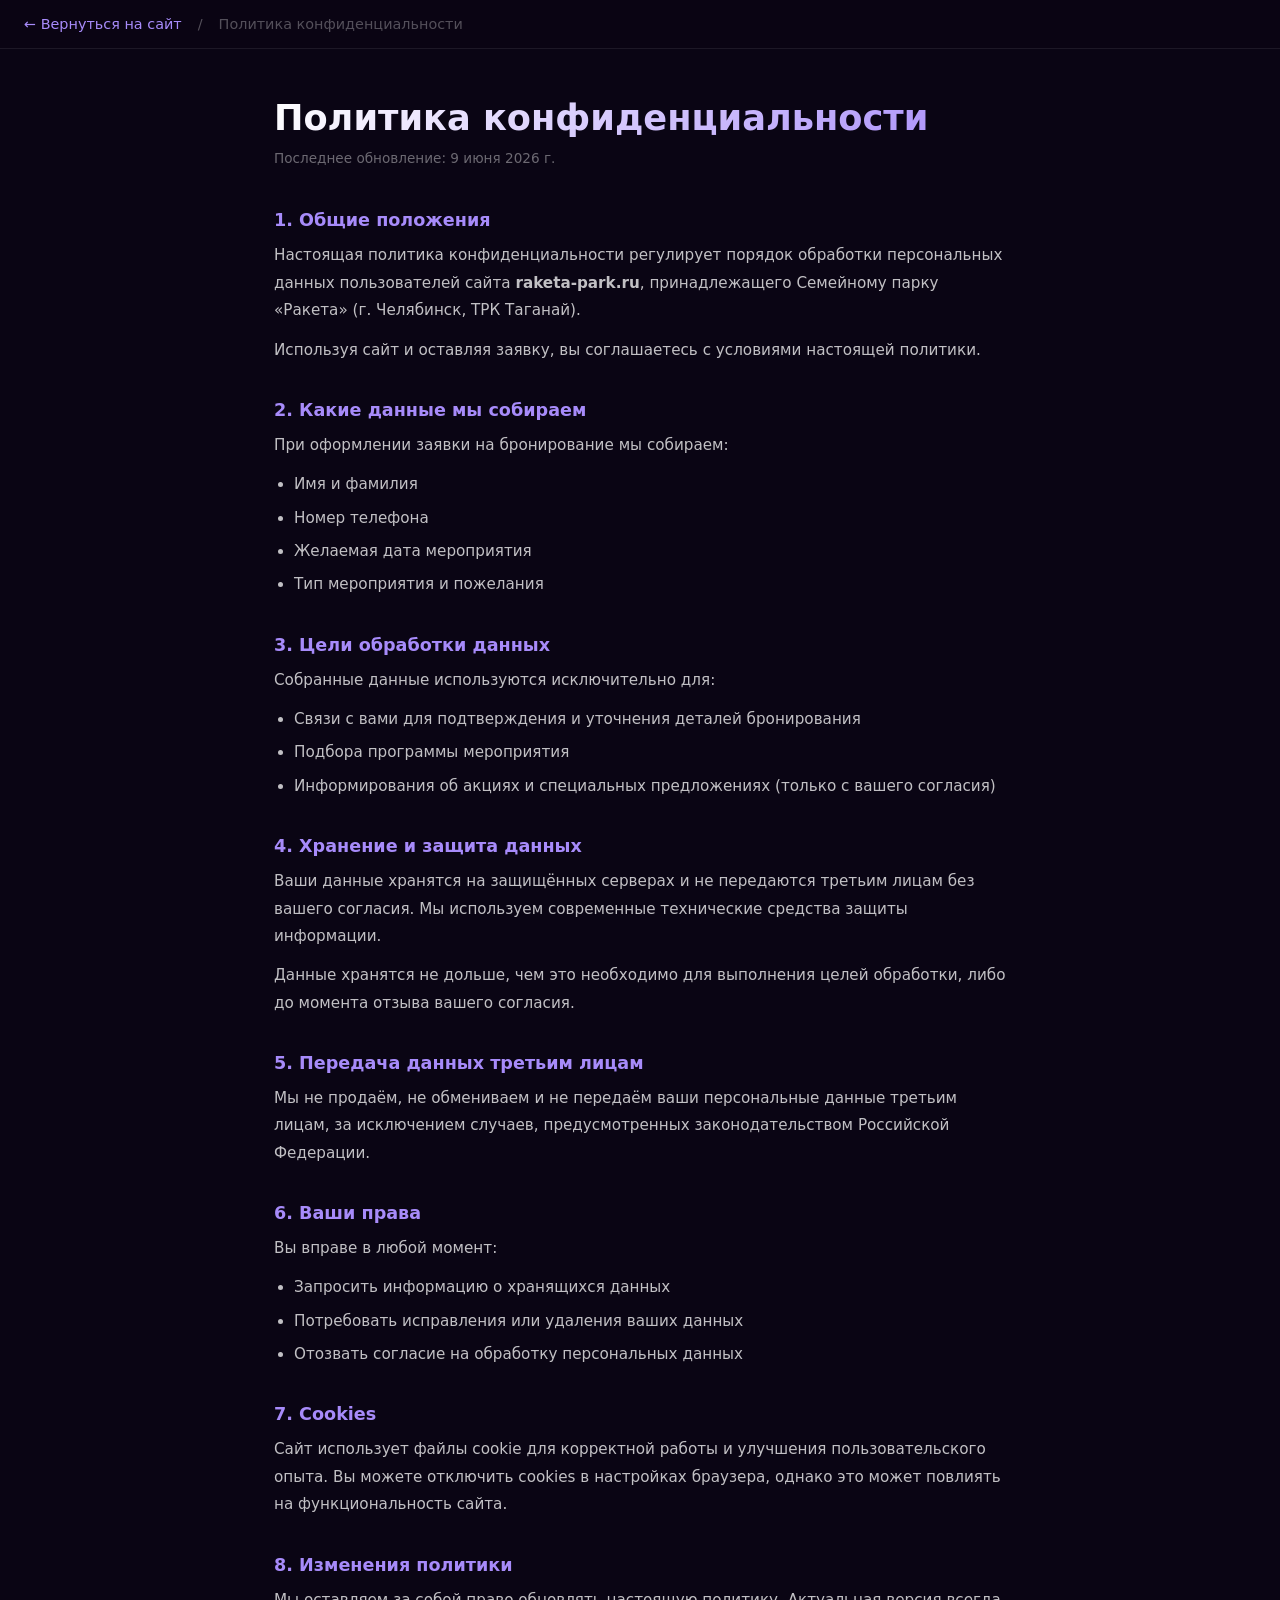
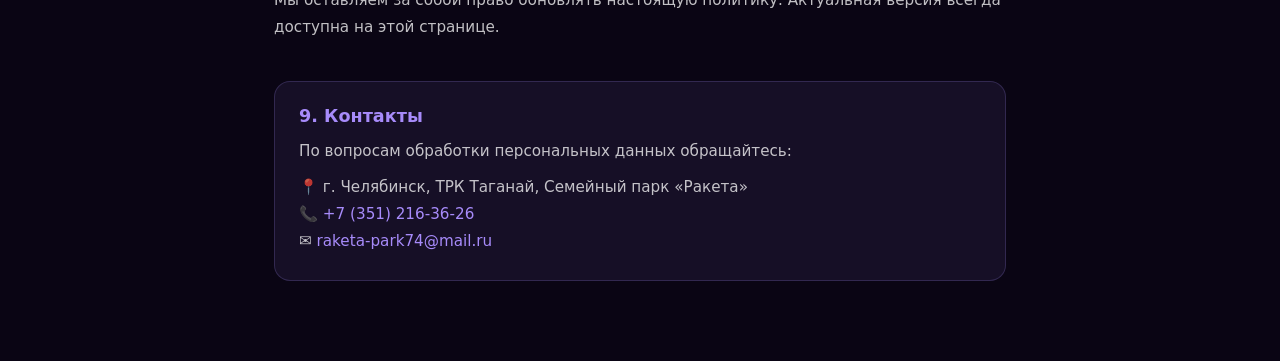
<file: privacy.html>
<!DOCTYPE html>
<html lang="ru">
<head>
  <meta charset="UTF-8">
  <meta name="viewport" content="width=device-width, initial-scale=1.0">
  <title>Политика конфиденциальности — Ракета</title>
  <style>
    * { margin: 0; padding: 0; box-sizing: border-box; }

    body {
      font-family: 'Segoe UI', system-ui, sans-serif;
      background: #0a0514;
      color: #e2e8f0;
      min-height: 100vh;
    }

    header {
      background: rgba(10,5,20,0.95);
      border-bottom: 1px solid rgba(255,255,255,0.08);
      padding: 16px 24px;
      display: flex;
      align-items: center;
      gap: 16px;
    }

    header a {
      color: #a78bfa;
      text-decoration: none;
      font-size: 0.9rem;
      display: flex;
      align-items: center;
      gap: 6px;
    }
    header a:hover { color: #fff; }

    header span {
      color: rgba(255,255,255,0.3);
      font-size: 0.9rem;
    }

    .container {
      max-width: 780px;
      margin: 0 auto;
      padding: 48px 24px 80px;
    }

    h1 {
      font-size: clamp(1.6rem, 4vw, 2.2rem);
      font-weight: 900;
      margin-bottom: 8px;
      background: linear-gradient(135deg, #fff 0%, #a78bfa 100%);
      -webkit-background-clip: text;
      -webkit-text-fill-color: transparent;
    }

    .updated {
      color: rgba(255,255,255,0.4);
      font-size: 0.85rem;
      margin-bottom: 40px;
    }

    h2 {
      font-size: 1.1rem;
      font-weight: 700;
      color: #a78bfa;
      margin: 36px 0 12px;
    }

    p {
      color: rgba(255,255,255,0.75);
      line-height: 1.8;
      margin-bottom: 12px;
      font-size: 0.95rem;
    }

    ul {
      color: rgba(255,255,255,0.75);
      line-height: 1.8;
      font-size: 0.95rem;
      padding-left: 20px;
      margin-bottom: 12px;
    }

    ul li { margin-bottom: 6px; }

    .contact-box {
      margin-top: 40px;
      background: rgba(167,139,250,0.08);
      border: 1px solid rgba(167,139,250,0.2);
      border-radius: 16px;
      padding: 24px;
    }

    .contact-box p { margin: 0; }

    a.email {
      color: #a78bfa;
      text-decoration: none;
    }
    a.email:hover { text-decoration: underline; }
  </style>
</head>
<body>

<header>
  <a href="/">← Вернуться на сайт</a>
  <span>/</span>
  <span>Политика конфиденциальности</span>
</header>

<div class="container">
  <h1>Политика конфиденциальности</h1>
  <p class="updated">Последнее обновление: 9 июня 2026 г.</p>

  <h2>1. Общие положения</h2>
  <p>Настоящая политика конфиденциальности регулирует порядок обработки персональных данных пользователей сайта <strong>raketa-park.ru</strong>, принадлежащего Семейному парку «Ракета» (г. Челябинск, ТРК Таганай).</p>
  <p>Используя сайт и оставляя заявку, вы соглашаетесь с условиями настоящей политики.</p>

  <h2>2. Какие данные мы собираем</h2>
  <p>При оформлении заявки на бронирование мы собираем:</p>
  <ul>
    <li>Имя и фамилия</li>
    <li>Номер телефона</li>
    <li>Желаемая дата мероприятия</li>
    <li>Тип мероприятия и пожелания</li>
  </ul>

  <h2>3. Цели обработки данных</h2>
  <p>Собранные данные используются исключительно для:</p>
  <ul>
    <li>Связи с вами для подтверждения и уточнения деталей бронирования</li>
    <li>Подбора программы мероприятия</li>
    <li>Информирования об акциях и специальных предложениях (только с вашего согласия)</li>
  </ul>

  <h2>4. Хранение и защита данных</h2>
  <p>Ваши данные хранятся на защищённых серверах и не передаются третьим лицам без вашего согласия. Мы используем современные технические средства защиты информации.</p>
  <p>Данные хранятся не дольше, чем это необходимо для выполнения целей обработки, либо до момента отзыва вашего согласия.</p>

  <h2>5. Передача данных третьим лицам</h2>
  <p>Мы не продаём, не обмениваем и не передаём ваши персональные данные третьим лицам, за исключением случаев, предусмотренных законодательством Российской Федерации.</p>

  <h2>6. Ваши права</h2>
  <p>Вы вправе в любой момент:</p>
  <ul>
    <li>Запросить информацию о хранящихся данных</li>
    <li>Потребовать исправления или удаления ваших данных</li>
    <li>Отозвать согласие на обработку персональных данных</li>
  </ul>

  <h2>7. Cookies</h2>
  <p>Сайт использует файлы cookie для корректной работы и улучшения пользовательского опыта. Вы можете отключить cookies в настройках браузера, однако это может повлиять на функциональность сайта.</p>

  <h2>8. Изменения политики</h2>
  <p>Мы оставляем за собой право обновлять настоящую политику. Актуальная версия всегда доступна на этой странице.</p>

  <div class="contact-box">
    <h2 style="margin-top:0">9. Контакты</h2>
    <p>По вопросам обработки персональных данных обращайтесь:</p>
    <p style="margin-top:8px">📍 г. Челябинск, ТРК Таганай, Семейный парк «Ракета»</p>
    <p>📞 <a href="tel:+73512163626" class="email">+7 (351) 216-36-26</a></p>
    <p>✉️ <a href="mailto:raketa-park74@mail.ru" class="email">raketa-park74@mail.ru</a></p>
  </div>
</div>

</body>
</html>
</file>
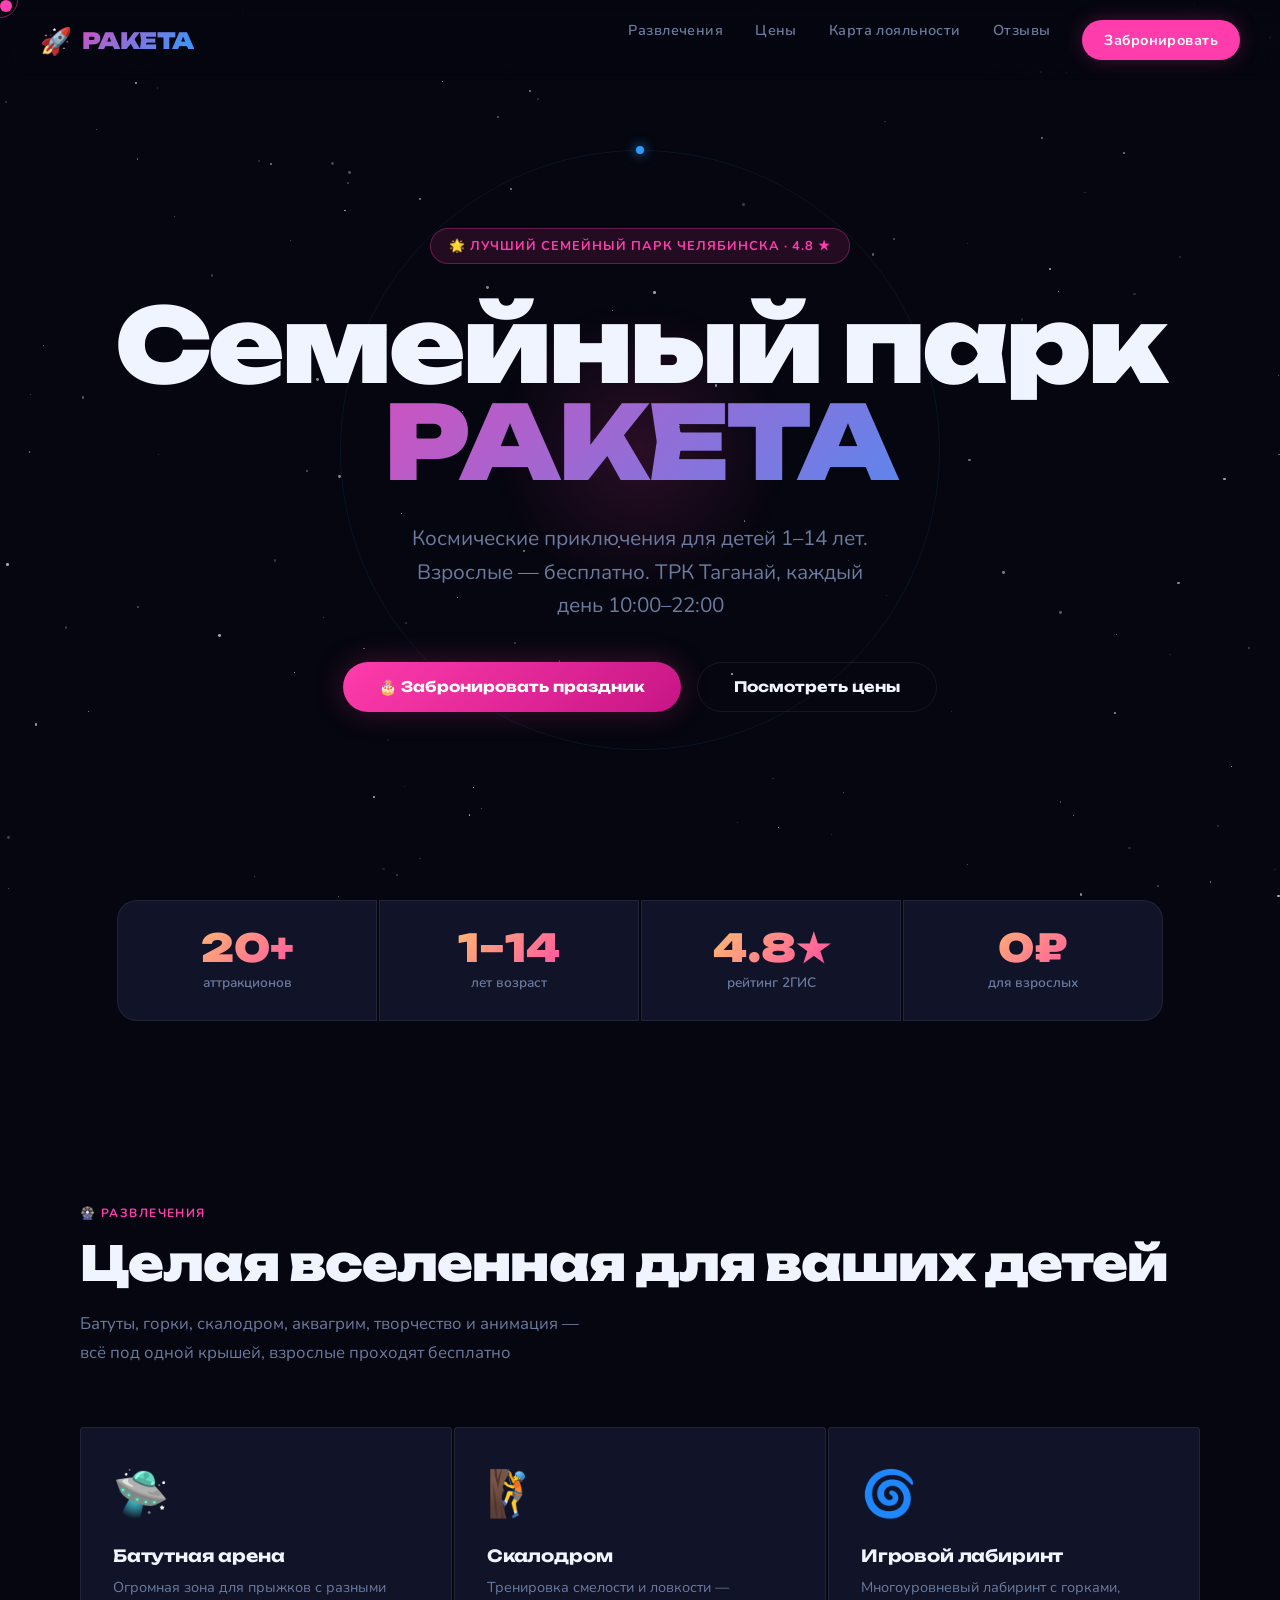
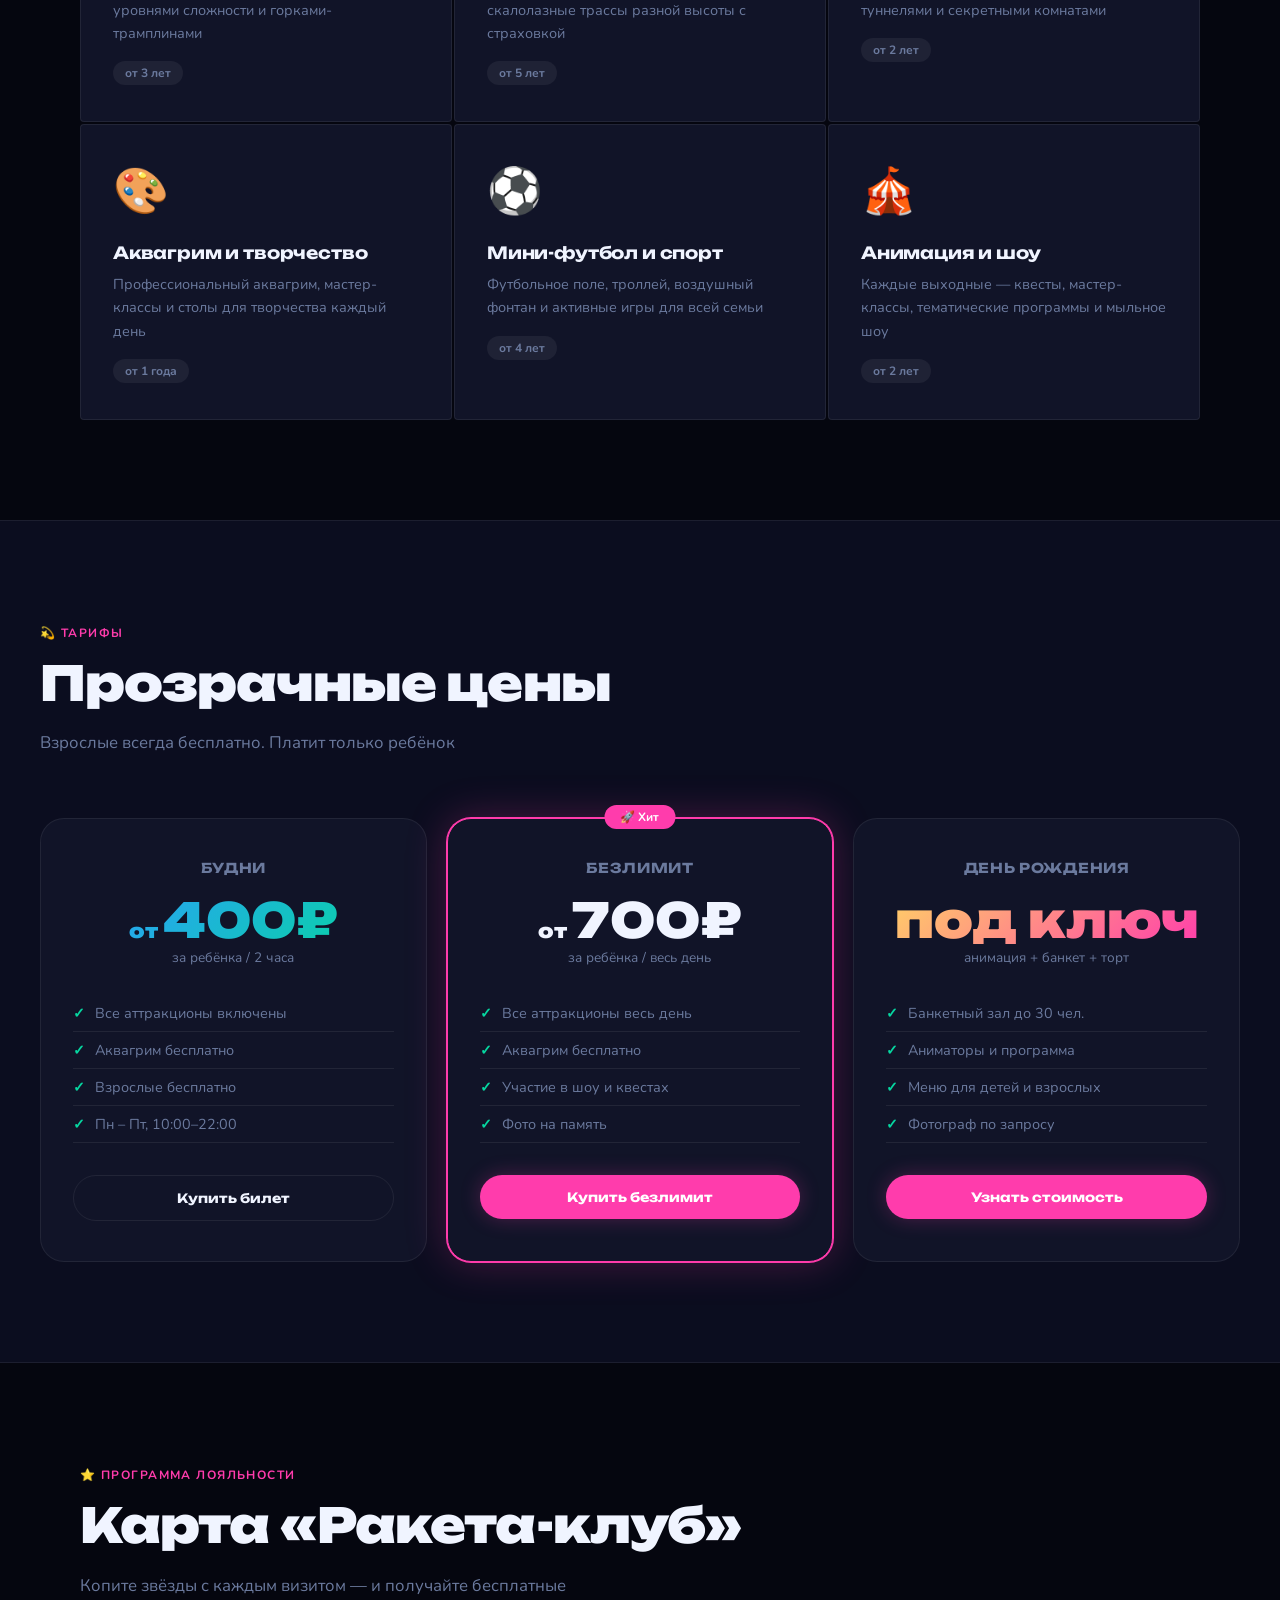
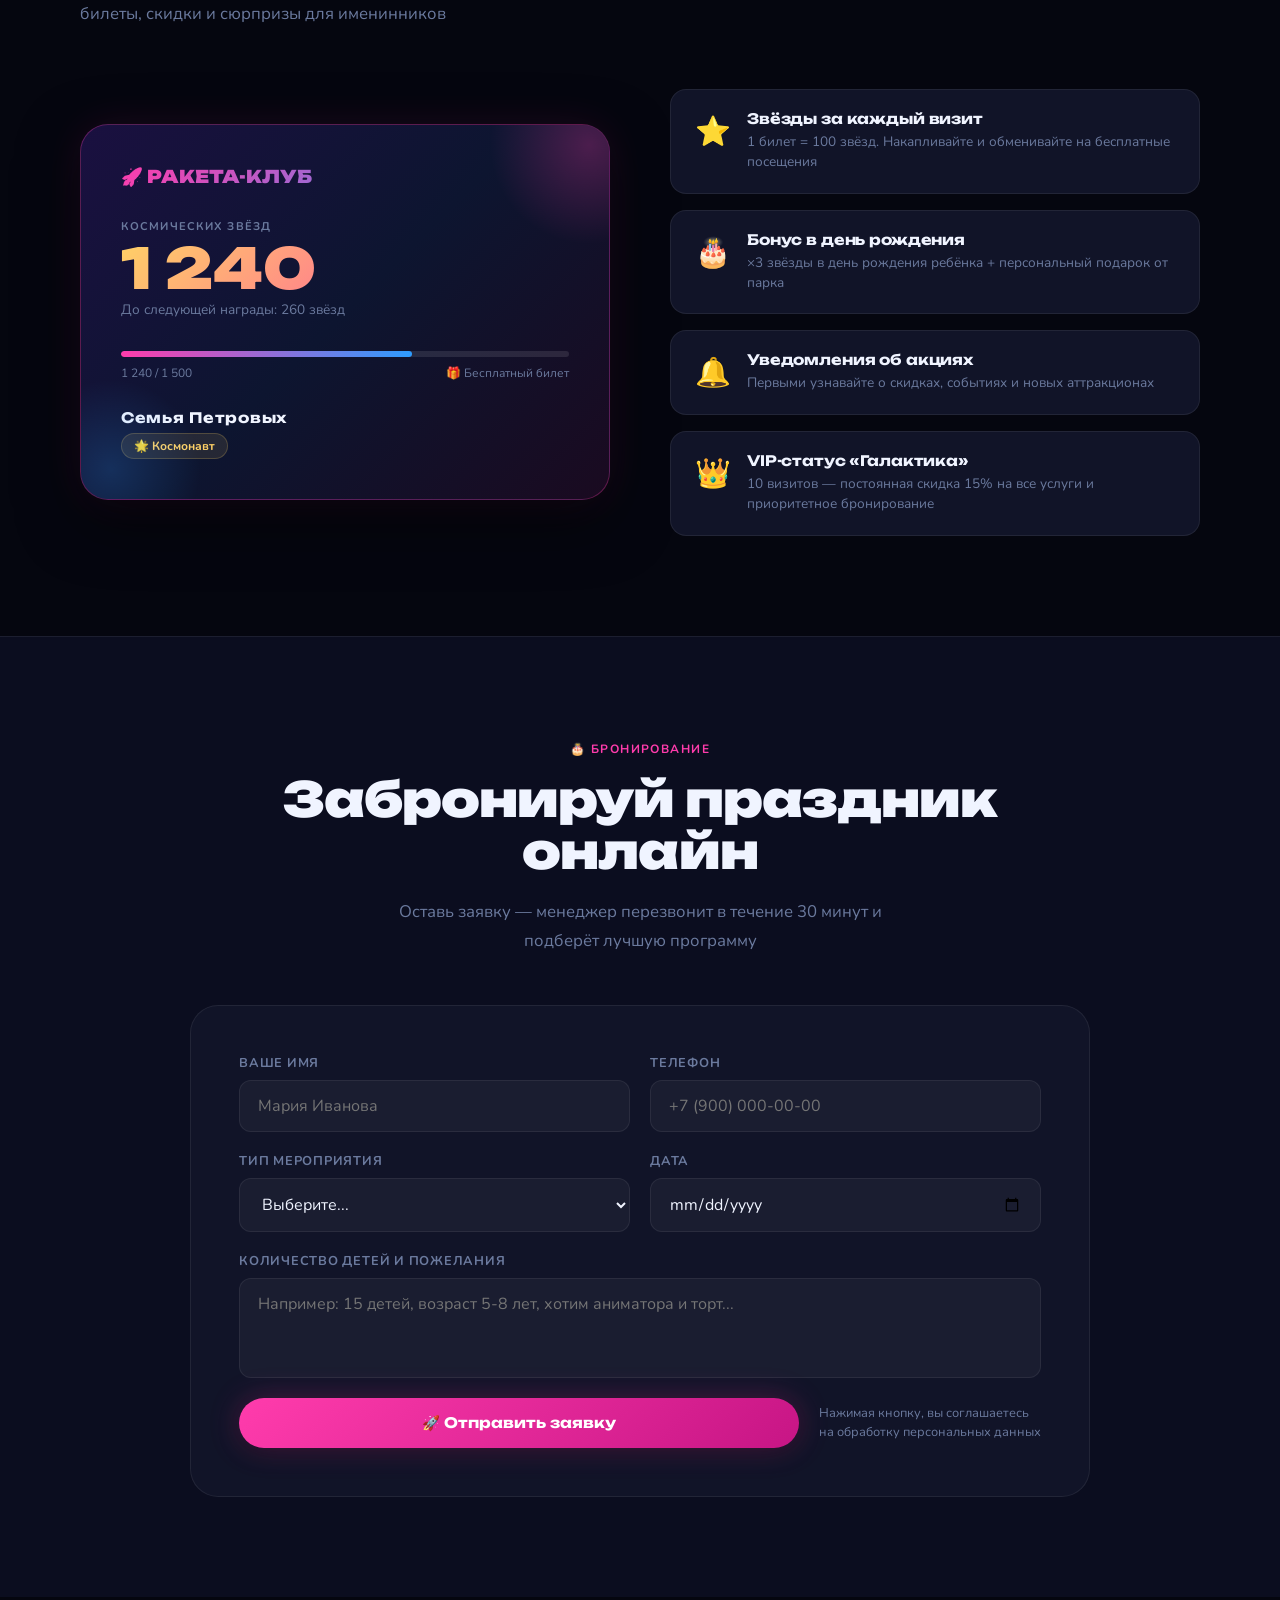
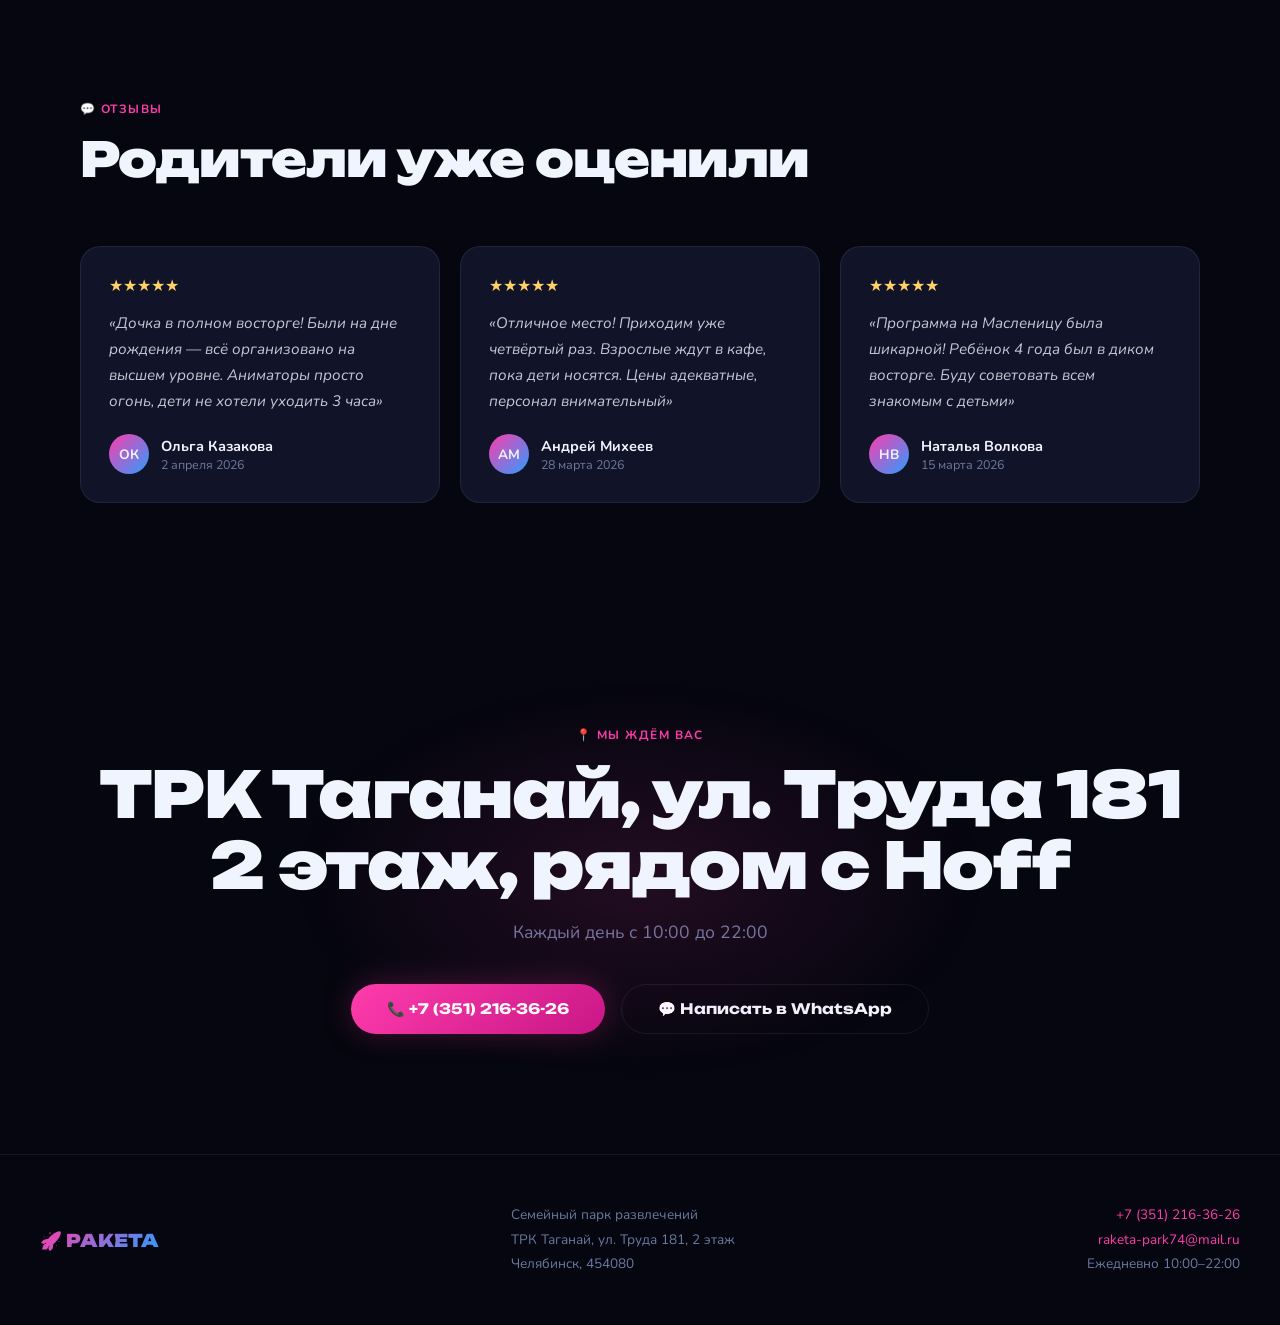
<file: raketa-demo.html>
<!DOCTYPE html>
<html lang="ru">
<head>
<meta charset="UTF-8">
<meta name="viewport" content="width=device-width, initial-scale=1.0">
<title>Ракета — Семейный парк в Челябинске</title>
<link rel="preconnect" href="https://fonts.googleapis.com">
<link href="https://fonts.googleapis.com/css2?family=Unbounded:wght@400;700;900&family=Nunito:wght@400;600;700&display=swap" rel="stylesheet">
<style>
  :root {
    --space: #05060f;
    --deep: #0b0d1f;
    --card: #111428;
    --border: rgba(255,255,255,0.07);
    --neon: #ff3cac;
    --blue: #2d9cff;
    --yellow: #ffd166;
    --green: #06d6a0;
    --white: #f0f4ff;
    --muted: #6b7a9e;
    --glow-pink: rgba(255,60,172,0.25);
    --glow-blue: rgba(45,156,255,0.2);
  }

  *, *::before, *::after { box-sizing: border-box; margin: 0; padding: 0; }

  html { scroll-behavior: smooth; }

  body {
    font-family: 'Nunito', sans-serif;
    background: var(--space);
    color: var(--white);
    overflow-x: hidden;
    cursor: none;
  }

  /* CURSOR */
  .cursor {
    width: 12px; height: 12px;
    background: var(--neon);
    border-radius: 50%;
    position: fixed; top: 0; left: 0;
    pointer-events: none;
    z-index: 9999;
    transition: transform 0.1s;
    mix-blend-mode: screen;
  }
  .cursor-ring {
    width: 36px; height: 36px;
    border: 1.5px solid rgba(255,60,172,0.5);
    border-radius: 50%;
    position: fixed; top: 0; left: 0;
    pointer-events: none;
    z-index: 9998;
    transition: all 0.15s ease;
  }

  /* STARS */
  .stars {
    position: fixed; inset: 0;
    pointer-events: none;
    z-index: 0;
    overflow: hidden;
  }
  .star {
    position: absolute;
    background: white;
    border-radius: 50%;
    animation: twinkle var(--dur, 3s) infinite alternate ease-in-out;
  }
  @keyframes twinkle {
    from { opacity: 0.1; transform: scale(0.8); }
    to { opacity: 0.9; transform: scale(1.2); }
  }

  /* NAV */
  nav {
    position: fixed; top: 0; left: 0; right: 0;
    z-index: 100;
    padding: 20px 40px;
    display: flex; align-items: center; justify-content: space-between;
    background: linear-gradient(to bottom, rgba(5,6,15,0.95), transparent);
    backdrop-filter: blur(10px);
  }
  .logo {
    font-family: 'Unbounded', sans-serif;
    font-size: 1.4rem;
    font-weight: 900;
    letter-spacing: -0.02em;
    background: linear-gradient(135deg, var(--neon), var(--blue));
    -webkit-background-clip: text;
    -webkit-text-fill-color: transparent;
    display: flex; align-items: center; gap: 10px;
  }
  .logo-icon { font-size: 1.6rem; -webkit-text-fill-color: initial; }
  .nav-links { display: flex; gap: 32px; }
  .nav-links a {
    color: var(--muted);
    text-decoration: none;
    font-weight: 600;
    font-size: 0.9rem;
    letter-spacing: 0.03em;
    transition: color 0.2s;
  }
  .nav-links a:hover { color: var(--white); }
  .nav-cta {
    background: var(--neon);
    color: #fff !important;
    padding: 10px 22px;
    border-radius: 100px;
    font-weight: 700 !important;
    transition: all 0.2s !important;
    box-shadow: 0 0 20px var(--glow-pink);
  }
  .nav-cta:hover {
    transform: scale(1.05);
    box-shadow: 0 0 35px var(--glow-pink) !important;
    color: #fff !important;
  }

  /* HERO */
  .hero {
    min-height: 100vh;
    display: flex; flex-direction: column; align-items: center; justify-content: center;
    text-align: center;
    padding: 100px 20px 60px;
    position: relative;
    z-index: 1;
  }
  .hero-badge {
    display: inline-flex; align-items: center; gap: 8px;
    background: rgba(255,60,172,0.12);
    border: 1px solid rgba(255,60,172,0.3);
    padding: 8px 18px;
    border-radius: 100px;
    font-size: 0.8rem;
    font-weight: 700;
    letter-spacing: 0.08em;
    text-transform: uppercase;
    color: var(--neon);
    margin-bottom: 32px;
    animation: fadeUp 0.8s ease both;
  }
  .hero h1 {
    font-family: 'Unbounded', sans-serif;
    font-size: clamp(3rem, 8vw, 7rem);
    font-weight: 900;
    line-height: 0.95;
    letter-spacing: -0.03em;
    margin-bottom: 12px;
    animation: fadeUp 0.8s 0.1s ease both;
  }
  .hero h1 span {
    background: linear-gradient(135deg, var(--neon) 0%, var(--blue) 100%);
    -webkit-background-clip: text;
    -webkit-text-fill-color: transparent;
    display: block;
  }
  .hero-sub {
    font-size: clamp(1rem, 2vw, 1.3rem);
    color: var(--muted);
    max-width: 480px;
    line-height: 1.6;
    margin: 20px auto 40px;
    animation: fadeUp 0.8s 0.2s ease both;
  }
  .hero-btns {
    display: flex; gap: 16px; flex-wrap: wrap; justify-content: center;
    animation: fadeUp 0.8s 0.3s ease both;
  }
  .btn-primary {
    background: linear-gradient(135deg, var(--neon), #c71585);
    color: #fff;
    padding: 16px 36px;
    border-radius: 100px;
    font-family: 'Unbounded', sans-serif;
    font-size: 0.9rem;
    font-weight: 700;
    text-decoration: none;
    border: none; cursor: none;
    transition: all 0.3s;
    box-shadow: 0 0 30px var(--glow-pink), 0 4px 20px rgba(0,0,0,0.4);
  }
  .btn-primary:hover {
    transform: translateY(-3px) scale(1.02);
    box-shadow: 0 0 50px var(--glow-pink), 0 8px 30px rgba(0,0,0,0.5);
  }
  .btn-secondary {
    background: transparent;
    color: var(--white);
    padding: 15px 36px;
    border-radius: 100px;
    font-family: 'Unbounded', sans-serif;
    font-size: 0.9rem;
    font-weight: 700;
    text-decoration: none;
    border: 1.5px solid var(--border);
    cursor: none;
    transition: all 0.3s;
  }
  .btn-secondary:hover {
    border-color: rgba(255,255,255,0.3);
    background: rgba(255,255,255,0.05);
    transform: translateY(-2px);
  }

  /* ORBIT DECO */
  .orbit-wrap {
    position: absolute;
    width: 600px; height: 600px;
    top: 50%; left: 50%;
    transform: translate(-50%, -50%);
    pointer-events: none;
    z-index: -1;
    animation: spin 40s linear infinite;
  }
  @keyframes spin { to { transform: translate(-50%, -50%) rotate(360deg); } }
  .orbit-ring {
    position: absolute; inset: 0;
    border-radius: 50%;
    border: 1px solid rgba(45,156,255,0.1);
  }
  .orbit-dot {
    position: absolute;
    width: 8px; height: 8px;
    background: var(--blue);
    border-radius: 50%;
    top: -4px; left: 50%;
    transform: translateX(-50%);
    box-shadow: 0 0 12px var(--blue);
  }
  .glow-center {
    position: absolute; top: 50%; left: 50%;
    transform: translate(-50%, -50%);
    width: 300px; height: 300px;
    background: radial-gradient(circle, rgba(255,60,172,0.15) 0%, transparent 70%);
    border-radius: 50%;
    pointer-events: none;
  }

  /* STATS */
  .stats {
    position: relative; z-index: 1;
    padding: 0 40px 80px;
    display: flex; gap: 2px; justify-content: center; flex-wrap: wrap;
    animation: fadeUp 0.8s 0.5s ease both;
  }
  .stat-item {
    background: var(--card);
    border: 1px solid var(--border);
    padding: 28px 40px;
    flex: 1; min-width: 180px; max-width: 260px;
    text-align: center;
  }
  .stat-item:first-child { border-radius: 20px 0 0 20px; }
  .stat-item:last-child { border-radius: 0 20px 20px 0; }
  .stat-num {
    font-family: 'Unbounded', sans-serif;
    font-size: 2.4rem;
    font-weight: 900;
    background: linear-gradient(135deg, var(--yellow), var(--neon));
    -webkit-background-clip: text;
    -webkit-text-fill-color: transparent;
    line-height: 1;
    margin-bottom: 6px;
  }
  .stat-label {
    font-size: 0.85rem;
    color: var(--muted);
    font-weight: 600;
  }

  /* SECTION BASE */
  section {
    position: relative; z-index: 1;
    padding: 100px 40px;
    max-width: 1200px;
    margin: 0 auto;
  }
  .section-tag {
    display: inline-block;
    font-size: 0.75rem;
    font-weight: 700;
    letter-spacing: 0.12em;
    text-transform: uppercase;
    color: var(--neon);
    margin-bottom: 16px;
  }
  .section-title {
    font-family: 'Unbounded', sans-serif;
    font-size: clamp(1.8rem, 4vw, 3rem);
    font-weight: 900;
    line-height: 1.1;
    letter-spacing: -0.02em;
    margin-bottom: 20px;
  }
  .section-desc {
    color: var(--muted);
    font-size: 1.05rem;
    line-height: 1.7;
    max-width: 520px;
  }

  /* ATTRACTIONS */
  .attractions-grid {
    display: grid;
    grid-template-columns: repeat(auto-fit, minmax(300px, 1fr));
    gap: 2px;
    margin-top: 60px;
  }
  .attr-card {
    background: var(--card);
    border: 1px solid var(--border);
    padding: 36px 32px;
    border-radius: 4px;
    position: relative;
    overflow: hidden;
    transition: all 0.3s;
    cursor: none;
  }
  .attr-card::before {
    content: '';
    position: absolute; inset: 0;
    background: linear-gradient(135deg, var(--card-glow, transparent), transparent);
    opacity: 0;
    transition: opacity 0.3s;
  }
  .attr-card:hover { transform: translateY(-4px); border-color: rgba(255,255,255,0.15); }
  .attr-card:hover::before { opacity: 1; }
  .attr-card:nth-child(1) { --card-glow: rgba(255,60,172,0.08); }
  .attr-card:nth-child(2) { --card-glow: rgba(45,156,255,0.08); }
  .attr-card:nth-child(3) { --card-glow: rgba(6,214,160,0.08); }
  .attr-card:nth-child(4) { --card-glow: rgba(255,209,102,0.08); }
  .attr-card:nth-child(5) { --card-glow: rgba(255,60,172,0.08); }
  .attr-card:nth-child(6) { --card-glow: rgba(45,156,255,0.08); }
  .attr-icon {
    font-size: 2.8rem;
    margin-bottom: 20px;
    display: block;
  }
  .attr-card h3 {
    font-family: 'Unbounded', sans-serif;
    font-size: 1.05rem;
    font-weight: 700;
    margin-bottom: 10px;
    letter-spacing: -0.01em;
  }
  .attr-card p {
    color: var(--muted);
    font-size: 0.9rem;
    line-height: 1.6;
  }
  .attr-age {
    display: inline-block;
    margin-top: 16px;
    font-size: 0.75rem;
    font-weight: 700;
    padding: 4px 12px;
    border-radius: 100px;
    background: rgba(255,255,255,0.06);
    color: var(--muted);
  }

  /* PRICES */
  .prices-section {
    background: var(--deep);
    border-top: 1px solid var(--border);
    border-bottom: 1px solid var(--border);
    padding: 100px 40px;
  }
  .prices-inner {
    max-width: 1200px;
    margin: 0 auto;
  }
  .prices-grid {
    display: grid;
    grid-template-columns: repeat(auto-fit, minmax(260px, 1fr));
    gap: 20px;
    margin-top: 60px;
  }
  .price-card {
    background: var(--card);
    border: 1px solid var(--border);
    border-radius: 24px;
    padding: 40px 32px;
    text-align: center;
    position: relative;
    transition: all 0.3s;
  }
  .price-card.featured {
    border-color: var(--neon);
    box-shadow: 0 0 40px var(--glow-pink), 0 0 0 1px var(--neon);
  }
  .price-card.featured::before {
    content: '🚀 Хит';
    position: absolute;
    top: -14px; left: 50%;
    transform: translateX(-50%);
    background: var(--neon);
    color: #fff;
    font-size: 0.75rem;
    font-weight: 700;
    padding: 4px 16px;
    border-radius: 100px;
    white-space: nowrap;
  }
  .price-card:hover { transform: translateY(-4px); }
  .price-name {
    font-family: 'Unbounded', sans-serif;
    font-size: 0.85rem;
    font-weight: 700;
    letter-spacing: 0.05em;
    text-transform: uppercase;
    color: var(--muted);
    margin-bottom: 20px;
  }
  .price-amount {
    font-family: 'Unbounded', sans-serif;
    font-size: 3rem;
    font-weight: 900;
    line-height: 1;
    margin-bottom: 4px;
  }
  .price-amount span { font-size: 1.2rem; }
  .price-period {
    font-size: 0.85rem;
    color: var(--muted);
    margin-bottom: 28px;
  }
  .price-features {
    list-style: none;
    text-align: left;
    margin-bottom: 32px;
  }
  .price-features li {
    font-size: 0.9rem;
    color: var(--muted);
    padding: 8px 0;
    border-bottom: 1px solid var(--border);
    display: flex; align-items: center; gap: 10px;
  }
  .price-features li::before {
    content: '✓';
    color: var(--green);
    font-weight: 700;
    flex-shrink: 0;
  }
  .btn-book {
    display: block;
    background: var(--neon);
    color: #fff;
    padding: 14px;
    border-radius: 100px;
    font-family: 'Unbounded', sans-serif;
    font-size: 0.8rem;
    font-weight: 700;
    text-decoration: none;
    text-align: center;
    cursor: none;
    transition: all 0.3s;
    border: none;
    width: 100%;
    box-shadow: 0 0 20px var(--glow-pink);
  }
  .btn-book:hover {
    transform: scale(1.03);
    box-shadow: 0 0 35px var(--glow-pink);
  }
  .btn-book.outline {
    background: transparent;
    border: 1.5px solid var(--border);
    color: var(--white);
    box-shadow: none;
  }
  .btn-book.outline:hover {
    border-color: rgba(255,255,255,0.3);
    box-shadow: none;
  }

  /* LOYALTY */
  .loyalty-wrap {
    display: grid;
    grid-template-columns: 1fr 1fr;
    gap: 60px;
    align-items: center;
    margin-top: 60px;
  }
  .loyalty-card {
    background: linear-gradient(135deg, #1a1040 0%, #0d1530 50%, #1a0a20 100%);
    border: 1px solid rgba(255,60,172,0.3);
    border-radius: 28px;
    padding: 40px;
    position: relative;
    overflow: hidden;
    box-shadow: 0 20px 60px rgba(0,0,0,0.5), 0 0 40px rgba(255,60,172,0.1);
    transform: rotate(-2deg);
    transition: transform 0.3s;
  }
  .loyalty-card:hover { transform: rotate(0deg) scale(1.02); }
  .loyalty-card::before {
    content: '';
    position: absolute;
    top: -80px; right: -80px;
    width: 200px; height: 200px;
    background: radial-gradient(circle, rgba(255,60,172,0.25), transparent 70%);
    border-radius: 50%;
  }
  .loyalty-card::after {
    content: '';
    position: absolute;
    bottom: -60px; left: -60px;
    width: 180px; height: 180px;
    background: radial-gradient(circle, rgba(45,156,255,0.2), transparent 70%);
    border-radius: 50%;
  }
  .card-logo {
    font-family: 'Unbounded', sans-serif;
    font-size: 1.1rem;
    font-weight: 900;
    background: linear-gradient(135deg, var(--neon), var(--blue));
    -webkit-background-clip: text;
    -webkit-text-fill-color: transparent;
    margin-bottom: 32px;
    display: flex; align-items: center; gap: 8px;
  }
  .card-points-label {
    font-size: 0.7rem;
    font-weight: 700;
    letter-spacing: 0.1em;
    text-transform: uppercase;
    color: var(--muted);
    margin-bottom: 6px;
  }
  .card-points {
    font-family: 'Unbounded', sans-serif;
    font-size: 3.5rem;
    font-weight: 900;
    background: linear-gradient(135deg, var(--yellow), var(--neon));
    -webkit-background-clip: text;
    -webkit-text-fill-color: transparent;
    line-height: 1;
    margin-bottom: 4px;
  }
  .card-points-sub {
    font-size: 0.85rem;
    color: var(--muted);
    margin-bottom: 32px;
  }
  .card-progress-bar {
    height: 6px;
    background: rgba(255,255,255,0.1);
    border-radius: 10px;
    overflow: hidden;
    margin-bottom: 8px;
  }
  .card-progress-fill {
    height: 100%;
    width: 65%;
    background: linear-gradient(90deg, var(--neon), var(--blue));
    border-radius: 10px;
    animation: progressAnim 2s ease both;
  }
  @keyframes progressAnim { from { width: 0; } }
  .card-progress-text {
    font-size: 0.75rem;
    color: var(--muted);
    display: flex; justify-content: space-between;
    margin-bottom: 28px;
  }
  .card-owner {
    font-family: 'Unbounded', sans-serif;
    font-size: 0.9rem;
    font-weight: 700;
    letter-spacing: 0.05em;
  }
  .card-level {
    display: inline-flex; align-items: center; gap: 6px;
    margin-top: 6px;
    font-size: 0.75rem;
    font-weight: 700;
    color: var(--yellow);
    background: rgba(255,209,102,0.1);
    padding: 4px 12px;
    border-radius: 100px;
    border: 1px solid rgba(255,209,102,0.2);
  }
  .loyalty-perks {
    list-style: none;
    display: flex; flex-direction: column; gap: 16px;
  }
  .loyalty-perks li {
    display: flex; align-items: flex-start; gap: 16px;
    padding: 20px 24px;
    background: var(--card);
    border: 1px solid var(--border);
    border-radius: 16px;
    transition: all 0.3s;
  }
  .loyalty-perks li:hover {
    border-color: rgba(255,255,255,0.12);
    transform: translateX(4px);
  }
  .perk-icon {
    font-size: 1.8rem;
    flex-shrink: 0;
    margin-top: 2px;
  }
  .perk-title {
    font-family: 'Unbounded', sans-serif;
    font-size: 0.9rem;
    font-weight: 700;
    margin-bottom: 4px;
    letter-spacing: -0.01em;
  }
  .perk-desc {
    font-size: 0.85rem;
    color: var(--muted);
    line-height: 1.5;
  }

  /* BOOKING */
  .booking-section {
    background: var(--deep);
    border-top: 1px solid var(--border);
    padding: 100px 40px;
  }
  .booking-inner {
    max-width: 900px;
    margin: 0 auto;
    text-align: center;
  }
  .booking-form {
    margin-top: 50px;
    background: var(--card);
    border: 1px solid var(--border);
    border-radius: 28px;
    padding: 48px;
    text-align: left;
  }
  .form-row { display: grid; grid-template-columns: 1fr 1fr; gap: 20px; }
  .form-group {
    display: flex; flex-direction: column; gap: 8px;
    margin-bottom: 20px;
  }
  .form-group label {
    font-size: 0.8rem;
    font-weight: 700;
    letter-spacing: 0.06em;
    text-transform: uppercase;
    color: var(--muted);
  }
  .form-group input,
  .form-group select,
  .form-group textarea {
    background: rgba(255,255,255,0.04);
    border: 1px solid var(--border);
    border-radius: 12px;
    padding: 14px 18px;
    color: var(--white);
    font-family: 'Nunito', sans-serif;
    font-size: 1rem;
    outline: none;
    transition: all 0.2s;
    cursor: none;
  }
  .form-group input:focus,
  .form-group select:focus,
  .form-group textarea:focus {
    border-color: var(--neon);
    box-shadow: 0 0 0 3px rgba(255,60,172,0.15);
    background: rgba(255,60,172,0.04);
  }
  .form-group select option { background: var(--deep); }
  .form-group textarea { resize: none; height: 100px; }
  .form-submit {
    display: flex; align-items: center; gap: 20px; flex-wrap: wrap;
    margin-top: 10px;
  }
  .form-submit .btn-primary { flex: 1; text-align: center; }
  .form-note {
    font-size: 0.8rem;
    color: var(--muted);
    line-height: 1.5;
  }

  /* REVIEWS */
  .reviews-grid {
    display: grid;
    grid-template-columns: repeat(auto-fit, minmax(280px, 1fr));
    gap: 20px;
    margin-top: 60px;
  }
  .review-card {
    background: var(--card);
    border: 1px solid var(--border);
    border-radius: 20px;
    padding: 28px;
    transition: all 0.3s;
  }
  .review-card:hover { transform: translateY(-4px); border-color: rgba(255,255,255,0.12); }
  .review-stars {
    font-size: 1rem;
    margin-bottom: 14px;
    color: var(--yellow);
  }
  .review-text {
    font-size: 0.95rem;
    line-height: 1.7;
    color: rgba(240,244,255,0.8);
    margin-bottom: 20px;
    font-style: italic;
  }
  .review-author {
    display: flex; align-items: center; gap: 12px;
  }
  .review-avatar {
    width: 40px; height: 40px;
    border-radius: 50%;
    background: linear-gradient(135deg, var(--neon), var(--blue));
    display: flex; align-items: center; justify-content: center;
    font-weight: 700;
    font-size: 0.85rem;
    flex-shrink: 0;
  }
  .review-name { font-weight: 700; font-size: 0.9rem; }
  .review-date { font-size: 0.78rem; color: var(--muted); }

  /* CTA */
  .cta-section {
    position: relative; z-index: 1;
    padding: 120px 40px;
    text-align: center;
    overflow: hidden;
  }
  .cta-glow {
    position: absolute; top: 50%; left: 50%;
    transform: translate(-50%, -50%);
    width: 700px; height: 400px;
    background: radial-gradient(ellipse, rgba(255,60,172,0.12), transparent 70%);
    pointer-events: none;
  }
  .cta-section .section-title { font-size: clamp(2rem, 5vw, 4rem); }
  .cta-actions {
    display: flex; gap: 16px; justify-content: center; flex-wrap: wrap;
    margin-top: 40px;
  }

  /* FOOTER */
  footer {
    position: relative; z-index: 1;
    border-top: 1px solid var(--border);
    padding: 48px 40px;
    display: flex;
    justify-content: space-between;
    align-items: center;
    flex-wrap: wrap;
    gap: 20px;
    max-width: 100%;
  }
  .footer-logo {
    font-family: 'Unbounded', sans-serif;
    font-size: 1.1rem;
    font-weight: 900;
    background: linear-gradient(135deg, var(--neon), var(--blue));
    -webkit-background-clip: text;
    -webkit-text-fill-color: transparent;
  }
  .footer-info { font-size: 0.85rem; color: var(--muted); line-height: 1.8; }
  .footer-contacts { font-size: 0.85rem; color: var(--muted); text-align: right; line-height: 1.8; }
  .footer-contacts a { color: var(--neon); text-decoration: none; }

  /* MODAL */
  .modal-overlay {
    display: none;
    position: fixed; inset: 0;
    background: rgba(5,6,15,0.9);
    backdrop-filter: blur(8px);
    z-index: 200;
    align-items: center; justify-content: center;
    padding: 20px;
  }
  .modal-overlay.active { display: flex; }
  .modal {
    background: var(--card);
    border: 1px solid var(--border);
    border-radius: 28px;
    padding: 48px;
    max-width: 520px;
    width: 100%;
    position: relative;
    animation: modalIn 0.3s ease;
  }
  @keyframes modalIn {
    from { opacity: 0; transform: scale(0.9) translateY(20px); }
    to { opacity: 1; transform: scale(1) translateY(0); }
  }
  .modal-close {
    position: absolute; top: 20px; right: 20px;
    background: rgba(255,255,255,0.06);
    border: none; border-radius: 50%;
    width: 36px; height: 36px;
    color: var(--muted);
    font-size: 1.1rem;
    cursor: none;
    transition: all 0.2s;
    display: flex; align-items: center; justify-content: center;
  }
  .modal-close:hover { background: rgba(255,255,255,0.12); color: var(--white); }
  .modal-success {
    text-align: center; padding: 20px 0;
  }
  .modal-success .success-icon {
    font-size: 4rem; margin-bottom: 20px; display: block;
    animation: bounceIn 0.5s ease;
  }
  @keyframes bounceIn {
    0% { transform: scale(0); }
    60% { transform: scale(1.2); }
    100% { transform: scale(1); }
  }
  .modal-success h3 {
    font-family: 'Unbounded', sans-serif;
    font-size: 1.4rem; font-weight: 900; margin-bottom: 12px;
  }
  .modal-success p { color: var(--muted); line-height: 1.7; }

  /* ANIMATIONS */
  @keyframes fadeUp {
    from { opacity: 0; transform: translateY(30px); }
    to { opacity: 1; transform: translateY(0); }
  }
  .reveal {
    opacity: 0; transform: translateY(30px);
    transition: all 0.7s ease;
  }
  .reveal.visible { opacity: 1; transform: translateY(0); }

  /* MOBILE */
  @media (max-width: 768px) {
    nav { padding: 16px 20px; }
    .nav-links { display: none; }
    section { padding: 70px 20px; }
    .prices-section, .booking-section { padding: 70px 20px; }
    .booking-form { padding: 28px 20px; }
    .form-row { grid-template-columns: 1fr; }
    .loyalty-wrap { grid-template-columns: 1fr; }
    .loyalty-card { transform: none; }
    footer { flex-direction: column; text-align: center; }
    .footer-contacts { text-align: center; }
    .stats { padding: 0 20px 60px; }
    .stat-item { border-radius: 12px !important; }
    .cta-section { padding: 80px 20px; }
    body { cursor: auto; }
    .cursor, .cursor-ring { display: none; }
  }
</style>
</head>
<body>

<div class="cursor" id="cursor"></div>
<div class="cursor-ring" id="cursorRing"></div>

<!-- STARS -->
<div class="stars" id="stars"></div>

<!-- NAV -->
<nav>
  <div class="logo">
    <span class="logo-icon">🚀</span>
    РАКЕТА
  </div>
  <div class="nav-links">
    <a href="#attractions">Развлечения</a>
    <a href="#prices">Цены</a>
    <a href="#loyalty">Карта лояльности</a>
    <a href="#reviews">Отзывы</a>
    <a href="#booking" class="nav-cta">Забронировать</a>
  </div>
</nav>

<!-- HERO -->
<div class="hero">
  <div class="orbit-wrap">
    <div class="orbit-ring"></div>
    <div class="orbit-dot"></div>
  </div>
  <div class="glow-center"></div>

  <div class="hero-badge">🌟 Лучший семейный парк Челябинска · 4.8 ★</div>
  <h1>
    Семейный парк
    <span>РАКЕТА</span>
  </h1>
  <p class="hero-sub">Космические приключения для детей 1–14 лет. Взрослые — бесплатно. ТРК Таганай, каждый день 10:00–22:00</p>
  <div class="hero-btns">
    <a href="#booking" class="btn-primary">🎂 Забронировать праздник</a>
    <a href="#prices" class="btn-secondary">Посмотреть цены</a>
  </div>
</div>

<!-- STATS -->
<div class="stats">
  <div class="stat-item">
    <div class="stat-num">20+</div>
    <div class="stat-label">аттракционов</div>
  </div>
  <div class="stat-item">
    <div class="stat-num">1–14</div>
    <div class="stat-label">лет возраст</div>
  </div>
  <div class="stat-item">
    <div class="stat-num">4.8★</div>
    <div class="stat-label">рейтинг 2ГИС</div>
  </div>
  <div class="stat-item">
    <div class="stat-num">0₽</div>
    <div class="stat-label">для взрослых</div>
  </div>
</div>

<!-- ATTRACTIONS -->
<section id="attractions">
  <div class="section-tag">🎡 Развлечения</div>
  <h2 class="section-title reveal">Целая вселенная для ваших детей</h2>
  <p class="section-desc reveal">Батуты, горки, скалодром, аквагрим, творчество и анимация — всё под одной крышей, взрослые проходят бесплатно</p>
  <div class="attractions-grid">
    <div class="attr-card reveal">
      <span class="attr-icon">🛸</span>
      <h3>Батутная арена</h3>
      <p>Огромная зона для прыжков с разными уровнями сложности и горками-трамплинами</p>
      <span class="attr-age">от 3 лет</span>
    </div>
    <div class="attr-card reveal">
      <span class="attr-icon">🧗</span>
      <h3>Скалодром</h3>
      <p>Тренировка смелости и ловкости — скалолазные трассы разной высоты с страховкой</p>
      <span class="attr-age">от 5 лет</span>
    </div>
    <div class="attr-card reveal">
      <span class="attr-icon">🌀</span>
      <h3>Игровой лабиринт</h3>
      <p>Многоуровневый лабиринт с горками, туннелями и секретными комнатами</p>
      <span class="attr-age">от 2 лет</span>
    </div>
    <div class="attr-card reveal">
      <span class="attr-icon">🎨</span>
      <h3>Аквагрим и творчество</h3>
      <p>Профессиональный аквагрим, мастер-классы и столы для творчества каждый день</p>
      <span class="attr-age">от 1 года</span>
    </div>
    <div class="attr-card reveal">
      <span class="attr-icon">⚽</span>
      <h3>Мини-футбол и спорт</h3>
      <p>Футбольное поле, троллей, воздушный фонтан и активные игры для всей семьи</p>
      <span class="attr-age">от 4 лет</span>
    </div>
    <div class="attr-card reveal">
      <span class="attr-icon">🎪</span>
      <h3>Анимация и шоу</h3>
      <p>Каждые выходные — квесты, мастер-классы, тематические программы и мыльное шоу</p>
      <span class="attr-age">от 2 лет</span>
    </div>
  </div>
</section>

<!-- PRICES -->
<div class="prices-section" id="prices">
  <div class="prices-inner">
    <div class="section-tag">💫 Тарифы</div>
    <h2 class="section-title reveal">Прозрачные цены</h2>
    <p class="section-desc reveal">Взрослые всегда бесплатно. Платит только ребёнок</p>
    <div class="prices-grid">
      <div class="price-card reveal">
        <div class="price-name">Будни</div>
        <div class="price-amount" style="background: linear-gradient(135deg, var(--blue), var(--green)); -webkit-background-clip: text; -webkit-text-fill-color: transparent;"><span>от </span>400₽</div>
        <div class="price-period">за ребёнка / 2 часа</div>
        <ul class="price-features">
          <li>Все аттракционы включены</li>
          <li>Аквагрим бесплатно</li>
          <li>Взрослые бесплатно</li>
          <li>Пн – Пт, 10:00–22:00</li>
        </ul>
        <a href="#booking" class="btn-book outline">Купить билет</a>
      </div>
      <div class="price-card featured reveal">
        <div class="price-name">Безлимит</div>
        <div class="price-amount"><span>от </span>700₽</div>
        <div class="price-period">за ребёнка / весь день</div>
        <ul class="price-features">
          <li>Все аттракционы весь день</li>
          <li>Аквагрим бесплатно</li>
          <li>Участие в шоу и квестах</li>
          <li>Фото на память</li>
        </ul>
        <a href="#booking" class="btn-book">Купить безлимит</a>
      </div>
      <div class="price-card reveal">
        <div class="price-name">День рождения</div>
        <div class="price-amount" style="background: linear-gradient(135deg, var(--yellow), var(--neon)); -webkit-background-clip: text; -webkit-text-fill-color: transparent;">под ключ</div>
        <div class="price-period">анимация + банкет + торт</div>
        <ul class="price-features">
          <li>Банкетный зал до 30 чел.</li>
          <li>Аниматоры и программа</li>
          <li>Меню для детей и взрослых</li>
          <li>Фотограф по запросу</li>
        </ul>
        <a href="#booking" class="btn-book">Узнать стоимость</a>
      </div>
    </div>
  </div>
</div>

<!-- LOYALTY -->
<section id="loyalty">
  <div class="section-tag">⭐ Программа лояльности</div>
  <h2 class="section-title reveal">Карта «Ракета-клуб»</h2>
  <p class="section-desc reveal">Копите звёзды с каждым визитом — и получайте бесплатные билеты, скидки и сюрпризы для именинников</p>

  <div class="loyalty-wrap">
    <div class="loyalty-card reveal">
      <div class="card-logo">🚀 РАКЕТА-КЛУБ</div>
      <div class="card-points-label">Космических звёзд</div>
      <div class="card-points">1 240</div>
      <div class="card-points-sub">До следующей награды: 260 звёзд</div>
      <div class="card-progress-bar">
        <div class="card-progress-fill"></div>
      </div>
      <div class="card-progress-text">
        <span>1 240 / 1 500</span>
        <span>🎁 Бесплатный билет</span>
      </div>
      <div class="card-owner">Семья Петровых</div>
      <div class="card-level">🌟 Космонавт</div>
    </div>

    <div>
      <ul class="loyalty-perks">
        <li class="reveal">
          <span class="perk-icon">⭐</span>
          <div>
            <div class="perk-title">Звёзды за каждый визит</div>
            <div class="perk-desc">1 билет = 100 звёзд. Накапливайте и обменивайте на бесплатные посещения</div>
          </div>
        </li>
        <li class="reveal">
          <span class="perk-icon">🎂</span>
          <div>
            <div class="perk-title">Бонус в день рождения</div>
            <div class="perk-desc">×3 звёзды в день рождения ребёнка + персональный подарок от парка</div>
          </div>
        </li>
        <li class="reveal">
          <span class="perk-icon">🔔</span>
          <div>
            <div class="perk-title">Уведомления об акциях</div>
            <div class="perk-desc">Первыми узнавайте о скидках, событиях и новых аттракционах</div>
          </div>
        </li>
        <li class="reveal">
          <span class="perk-icon">👑</span>
          <div>
            <div class="perk-title">VIP-статус «Галактика»</div>
            <div class="perk-desc">10 визитов — постоянная скидка 15% на все услуги и приоритетное бронирование</div>
          </div>
        </li>
      </ul>
    </div>
  </div>
</section>

<!-- BOOKING -->
<div class="booking-section" id="booking">
  <div class="booking-inner">
    <div class="section-tag">🎂 Бронирование</div>
    <h2 class="section-title reveal">Забронируй праздник онлайн</h2>
    <p class="section-desc reveal" style="margin: 0 auto;">Оставь заявку — менеджер перезвонит в течение 30 минут и подберёт лучшую программу</p>

    <div class="booking-form reveal">
      <div class="form-row">
        <div class="form-group">
          <label>Ваше имя</label>
          <input type="text" id="name" placeholder="Мария Иванова">
        </div>
        <div class="form-group">
          <label>Телефон</label>
          <input type="tel" id="phone" placeholder="+7 (900) 000-00-00">
        </div>
      </div>
      <div class="form-row">
        <div class="form-group">
          <label>Тип мероприятия</label>
          <select id="event">
            <option value="">Выберите...</option>
            <option>День рождения ребёнка</option>
            <option>Выпускной детского сада</option>
            <option>Выпускной начальной школы</option>
            <option>Корпоратив / Детский праздник</option>
            <option>Просто прийти поиграть</option>
          </select>
        </div>
        <div class="form-group">
          <label>Дата</label>
          <input type="date" id="date">
        </div>
      </div>
      <div class="form-group">
        <label>Количество детей и пожелания</label>
        <textarea id="comment" placeholder="Например: 15 детей, возраст 5-8 лет, хотим аниматора и торт..."></textarea>
      </div>
      <div class="form-submit">
        <button class="btn-primary" onclick="submitForm()" style="padding: 16px 40px;">
          🚀 Отправить заявку
        </button>
        <p class="form-note">Нажимая кнопку, вы соглашаетесь<br>на обработку персональных данных</p>
      </div>
    </div>
  </div>
</div>

<!-- REVIEWS -->
<section id="reviews">
  <div class="section-tag">💬 Отзывы</div>
  <h2 class="section-title reveal">Родители уже оценили</h2>
  <div class="reviews-grid">
    <div class="review-card reveal">
      <div class="review-stars">★★★★★</div>
      <p class="review-text">«Дочка в полном восторге! Были на дне рождения — всё организовано на высшем уровне. Аниматоры просто огонь, дети не хотели уходить 3 часа»</p>
      <div class="review-author">
        <div class="review-avatar">ОК</div>
        <div>
          <div class="review-name">Ольга Казакова</div>
          <div class="review-date">2 апреля 2026</div>
        </div>
      </div>
    </div>
    <div class="review-card reveal">
      <div class="review-stars">★★★★★</div>
      <p class="review-text">«Отличное место! Приходим уже четвёртый раз. Взрослые ждут в кафе, пока дети носятся. Цены адекватные, персонал внимательный»</p>
      <div class="review-author">
        <div class="review-avatar">АМ</div>
        <div>
          <div class="review-name">Андрей Михеев</div>
          <div class="review-date">28 марта 2026</div>
        </div>
      </div>
    </div>
    <div class="review-card reveal">
      <div class="review-stars">★★★★★</div>
      <p class="review-text">«Программа на Масленицу была шикарной! Ребёнок 4 года был в диком восторге. Буду советовать всем знакомым с детьми»</p>
      <div class="review-author">
        <div class="review-avatar">НВ</div>
        <div>
          <div class="review-name">Наталья Волкова</div>
          <div class="review-date">15 марта 2026</div>
        </div>
      </div>
    </div>
  </div>
</section>

<!-- CTA -->
<div class="cta-section">
  <div class="cta-glow"></div>
  <div class="section-tag">📍 Мы ждём вас</div>
  <h2 class="section-title reveal">ТРК Таганай, ул. Труда 181<br>2 этаж, рядом с Hoff</h2>
  <p style="color: var(--muted); font-size: 1.1rem; margin-top: 16px; reveal">Каждый день с 10:00 до 22:00</p>
  <div class="cta-actions">
    <a href="tel:+73512163626" class="btn-primary">📞 +7 (351) 216-36-26</a>
    <a href="https://wa.me/79058391411" class="btn-secondary">💬 Написать в WhatsApp</a>
  </div>
</div>

<!-- FOOTER -->
<footer>
  <div class="footer-logo">🚀 РАКЕТА</div>
  <div class="footer-info">
    Семейный парк развлечений<br>
    ТРК Таганай, ул. Труда 181, 2 этаж<br>
    Челябинск, 454080
  </div>
  <div class="footer-contacts">
    <a href="tel:+73512163626">+7 (351) 216-36-26</a><br>
    <a href="mailto:raketa-park74@mail.ru">raketa-park74@mail.ru</a><br>
    Ежедневно 10:00–22:00
  </div>
</footer>

<!-- MODAL -->
<div class="modal-overlay" id="modal">
  <div class="modal">
    <button class="modal-close" onclick="closeModal()">✕</button>
    <div class="modal-success">
      <span class="success-icon">🚀</span>
      <h3>Заявка отправлена!</h3>
      <p>Наш менеджер свяжется с вами в течение 30 минут и подберёт идеальную программу для вашего праздника</p>
      <br>
      <a href="https://wa.me/79058391411" class="btn-primary" style="display: inline-block; margin-top: 8px;">Написать сразу в WhatsApp</a>
    </div>
  </div>
</div>

<script>
  // CURSOR
  const cursor = document.getElementById('cursor');
  const ring = document.getElementById('cursorRing');
  let mx = 0, my = 0, rx = 0, ry = 0;

  document.addEventListener('mousemove', e => {
    mx = e.clientX; my = e.clientY;
    cursor.style.left = mx - 6 + 'px';
    cursor.style.top = my - 6 + 'px';
  });

  function animRing() {
    rx += (mx - rx) * 0.12;
    ry += (my - ry) * 0.12;
    ring.style.left = rx - 18 + 'px';
    ring.style.top = ry - 18 + 'px';
    requestAnimationFrame(animRing);
  }
  animRing();

  // STARS
  const starsEl = document.getElementById('stars');
  for (let i = 0; i < 150; i++) {
    const s = document.createElement('div');
    s.className = 'star';
    const size = Math.random() * 2.5 + 0.5;
    s.style.cssText = `
      width: ${size}px; height: ${size}px;
      left: ${Math.random() * 100}%;
      top: ${Math.random() * 100}%;
      --dur: ${2 + Math.random() * 4}s;
      animation-delay: ${Math.random() * 4}s;
      opacity: ${Math.random() * 0.6 + 0.1};
    `;
    starsEl.appendChild(s);
  }

  // SCROLL REVEAL
  const reveals = document.querySelectorAll('.reveal');
  const obs = new IntersectionObserver(entries => {
    entries.forEach((e, i) => {
      if (e.isIntersecting) {
        setTimeout(() => e.target.classList.add('visible'), i * 80);
      }
    });
  }, { threshold: 0.1 });
  reveals.forEach(el => obs.observe(el));

  // FORM
  function submitForm() {
    const name = document.getElementById('name').value.trim();
    const phone = document.getElementById('phone').value.trim();
    if (!name || !phone) {
      alert('Пожалуйста, укажите имя и телефон');
      return;
    }
    const event = document.getElementById('event').value;
    const date = document.getElementById('date').value;
    const comment = document.getElementById('comment').value;

    // Telegram notification via bot
    const text = `🚀 Новая заявка с сайта!\n\n👤 ${name}\n📞 ${phone}\n🎉 ${event || 'не указано'}\n📅 ${date || 'не указано'}\n💬 ${comment || 'без комментария'}`;
    const tgUrl = `https://t.me/daniil74_bot?start=booking`;
    
    document.getElementById('modal').classList.add('active');
  }

  function closeModal() {
    document.getElementById('modal').classList.remove('active');
  }

  document.getElementById('modal').addEventListener('click', function(e) {
    if (e.target === this) closeModal();
  });

  // Smooth nav
  document.querySelectorAll('a[href^="#"]').forEach(a => {
    a.addEventListener('click', e => {
      const target = document.querySelector(a.getAttribute('href'));
      if (target) {
        e.preventDefault();
        target.scrollIntoView({ behavior: 'smooth', block: 'start' });
      }
    });
  });
</script>
</body>
</html>
</file>
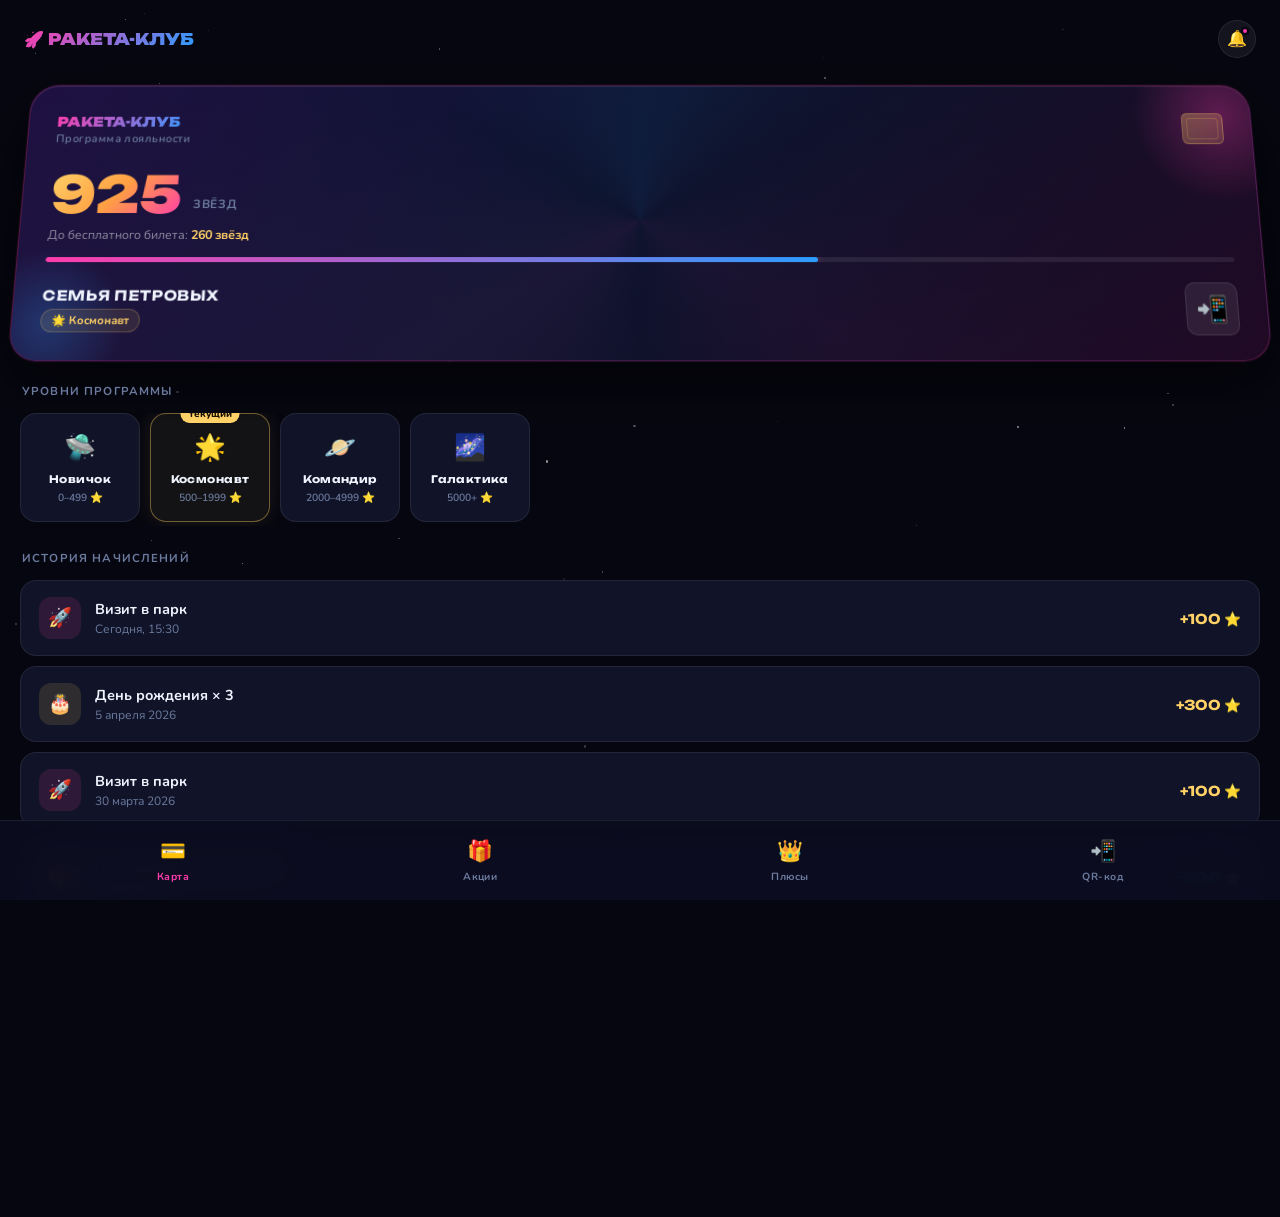
<file: raketa-loyalty.html>
<!DOCTYPE html>
<html lang="ru">
<head>
<meta charset="UTF-8">
<meta name="viewport" content="width=device-width, initial-scale=1.0, user-scalable=no">
<meta name="apple-mobile-web-app-capable" content="yes">
<meta name="apple-mobile-web-app-status-bar-style" content="black-translucent">
<meta name="apple-mobile-web-app-title" content="Ракета-клуб">
<meta name="theme-color" content="#05060f">
<title>Ракета-клуб — Карточка лояльности</title>
<link rel="preconnect" href="https://fonts.googleapis.com">
<link href="https://fonts.googleapis.com/css2?family=Unbounded:wght@400;700;900&family=Nunito:wght@400;600;700;800&display=swap" rel="stylesheet">
<style>
  :root {
    --bg: #05060f;
    --deep: #0b0d1f;
    --card: #111428;
    --border: rgba(255,255,255,0.08);
    --neon: #ff3cac;
    --blue: #2d9cff;
    --yellow: #ffd166;
    --green: #06d6a0;
    --white: #f0f4ff;
    --muted: #6b7a9e;
  }

  *, *::before, *::after { box-sizing: border-box; margin: 0; padding: 0; }

  html, body {
    height: 100%;
    background: var(--bg);
    color: var(--white);
    font-family: 'Nunito', sans-serif;
    overflow-x: hidden;
  }

  body {
    display: flex;
    flex-direction: column;
    min-height: 100vh;
    padding-bottom: env(safe-area-inset-bottom);
  }

  /* STARS BG */
  .stars-bg {
    position: fixed; inset: 0; z-index: 0;
    pointer-events: none;
    overflow: hidden;
  }
  .star {
    position: absolute; background: white; border-radius: 50%;
    animation: tw var(--d,3s) infinite alternate ease-in-out;
    animation-delay: var(--dl,0s);
  }
  @keyframes tw {
    from { opacity: 0.05; transform: scale(0.8); }
    to { opacity: 0.6; transform: scale(1.2); }
  }

  /* HEADER */
  .header {
    position: relative; z-index: 10;
    padding: 20px 24px 0;
    display: flex; align-items: center; justify-content: space-between;
  }
  .header-logo {
    font-family: 'Unbounded', sans-serif;
    font-size: 1rem; font-weight: 900;
    background: linear-gradient(135deg, var(--neon), var(--blue));
    -webkit-background-clip: text;
    -webkit-text-fill-color: transparent;
    display: flex; align-items: center; gap: 6px;
  }
  .header-right {
    display: flex; align-items: center; gap: 10px;
  }
  .notif-btn {
    width: 38px; height: 38px;
    background: rgba(255,255,255,0.06);
    border: 1px solid var(--border);
    border-radius: 50%;
    display: flex; align-items: center; justify-content: center;
    font-size: 1rem; cursor: pointer;
    transition: all 0.2s;
    position: relative;
  }
  .notif-btn:hover { background: rgba(255,255,255,0.1); }
  .notif-dot {
    position: absolute; top: 6px; right: 6px;
    width: 8px; height: 8px;
    background: var(--neon);
    border-radius: 50%;
    border: 2px solid var(--bg);
    animation: pulse 2s infinite;
  }
  @keyframes pulse {
    0%,100% { transform: scale(1); opacity: 1; }
    50% { transform: scale(1.3); opacity: 0.7; }
  }

  /* MAIN CARD */
  .card-section {
    position: relative; z-index: 5;
    padding: 24px 20px 0;
  }
  .loyalty-card {
    background: linear-gradient(135deg, #1a1040 0%, #0d1530 45%, #1a0820 100%);
    border: 1px solid rgba(255,60,172,0.25);
    border-radius: 28px;
    padding: 28px 28px 24px;
    position: relative;
    overflow: hidden;
    box-shadow:
      0 20px 60px rgba(0,0,0,0.6),
      0 0 0 1px rgba(255,60,172,0.1),
      inset 0 1px 0 rgba(255,255,255,0.08);
    transform-style: preserve-3d;
    transition: transform 0.3s;
  }

  /* card shine effect */
  .loyalty-card::before {
    content: '';
    position: absolute;
    top: -50%; left: -50%;
    width: 200%; height: 200%;
    background: conic-gradient(
      from 180deg at 50% 50%,
      transparent 0deg,
      rgba(255,60,172,0.06) 60deg,
      transparent 120deg,
      rgba(45,156,255,0.06) 180deg,
      transparent 240deg,
      rgba(255,60,172,0.04) 300deg,
      transparent 360deg
    );
    animation: cardShine 8s linear infinite;
    pointer-events: none;
  }
  @keyframes cardShine { to { transform: rotate(360deg); } }

  .card-glow-1 {
    position: absolute; top: -60px; right: -60px;
    width: 180px; height: 180px;
    background: radial-gradient(circle, rgba(255,60,172,0.3), transparent 70%);
    border-radius: 50%; pointer-events: none;
  }
  .card-glow-2 {
    position: absolute; bottom: -40px; left: -40px;
    width: 150px; height: 150px;
    background: radial-gradient(circle, rgba(45,156,255,0.25), transparent 70%);
    border-radius: 50%; pointer-events: none;
  }

  .card-top {
    display: flex; align-items: flex-start; justify-content: space-between;
    margin-bottom: 24px;
    position: relative;
  }
  .card-brand {
    font-family: 'Unbounded', sans-serif;
    font-size: 0.85rem; font-weight: 900;
    background: linear-gradient(135deg, var(--neon), var(--blue));
    -webkit-background-clip: text;
    -webkit-text-fill-color: transparent;
  }
  .card-brand-sub {
    font-size: 0.7rem; color: var(--muted);
    font-weight: 600; margin-top: 2px;
    letter-spacing: 0.04em;
  }
  .card-chip {
    width: 42px; height: 32px;
    background: linear-gradient(135deg, rgba(255,209,102,0.3), rgba(255,209,102,0.15));
    border: 1px solid rgba(255,209,102,0.25);
    border-radius: 6px;
    position: relative;
    overflow: hidden;
  }
  .card-chip::before {
    content: '';
    position: absolute; inset: 4px;
    border: 1px solid rgba(255,209,102,0.2);
    border-radius: 3px;
  }

  .card-stars-row {
    display: flex; align-items: flex-end; gap: 12px;
    margin-bottom: 6px; position: relative;
  }
  .card-stars-num {
    font-family: 'Unbounded', sans-serif;
    font-size: 3.2rem; font-weight: 900;
    line-height: 1;
    background: linear-gradient(135deg, var(--yellow) 0%, #ff9f43 50%, var(--neon) 100%);
    -webkit-background-clip: text;
    -webkit-text-fill-color: transparent;
  }
  .card-stars-label {
    font-size: 0.75rem; color: var(--muted);
    font-weight: 700; letter-spacing: 0.06em;
    text-transform: uppercase;
    padding-bottom: 8px;
  }
  .card-next-reward {
    font-size: 0.78rem; color: rgba(255,255,255,0.5);
    margin-bottom: 14px; position: relative;
  }
  .card-next-reward strong { color: var(--yellow); }

  .card-progress {
    height: 5px;
    background: rgba(255,255,255,0.08);
    border-radius: 10px; overflow: hidden;
    margin-bottom: 20px; position: relative;
  }
  .card-progress-fill {
    height: 100%;
    width: 65%;
    background: linear-gradient(90deg, var(--neon), var(--blue));
    border-radius: 10px;
    box-shadow: 0 0 8px rgba(255,60,172,0.5);
    animation: fillAnim 1.5s 0.3s ease both;
  }
  @keyframes fillAnim { from { width: 0; } }

  .card-bottom {
    display: flex; align-items: center; justify-content: space-between;
    position: relative;
  }
  .card-owner-name {
    font-family: 'Unbounded', sans-serif;
    font-size: 0.85rem; font-weight: 700;
    letter-spacing: 0.05em;
    text-transform: uppercase;
    margin-bottom: 4px;
  }
  .card-level-badge {
    display: inline-flex; align-items: center; gap: 4px;
    font-size: 0.7rem; font-weight: 700;
    color: var(--yellow);
    background: rgba(255,209,102,0.1);
    border: 1px solid rgba(255,209,102,0.2);
    padding: 3px 10px; border-radius: 100px;
  }
  .card-qr {
    width: 52px; height: 52px;
    background: rgba(255,255,255,0.08);
    border-radius: 10px;
    display: flex; align-items: center; justify-content: center;
    font-size: 1.6rem;
    border: 1px solid rgba(255,255,255,0.1);
    cursor: pointer;
    transition: all 0.2s;
  }
  .card-qr:hover { background: rgba(255,255,255,0.12); }

  /* LEVELS */
  .levels-section {
    position: relative; z-index: 5;
    padding: 24px 20px 0;
  }
  .section-label {
    font-size: 0.72rem; font-weight: 700;
    letter-spacing: 0.1em; text-transform: uppercase;
    color: var(--muted); margin-bottom: 14px;
    padding: 0 2px;
  }
  .levels-row {
    display: flex; gap: 10px; overflow-x: auto;
    scrollbar-width: none; padding-bottom: 4px;
  }
  .levels-row::-webkit-scrollbar { display: none; }
  .level-item {
    flex-shrink: 0;
    background: var(--card);
    border: 1px solid var(--border);
    border-radius: 16px;
    padding: 16px 18px;
    min-width: 120px;
    text-align: center;
    transition: all 0.2s;
    position: relative;
  }
  .level-item.active {
    border-color: rgba(255,209,102,0.4);
    background: rgba(255,209,102,0.06);
    box-shadow: 0 0 20px rgba(255,209,102,0.1);
  }
  .level-item.active::before {
    content: 'текущий';
    position: absolute; top: -9px; left: 50%;
    transform: translateX(-50%);
    background: var(--yellow);
    color: #1a1000;
    font-size: 0.62rem; font-weight: 800;
    padding: 2px 8px; border-radius: 100px;
    white-space: nowrap;
  }
  .level-emoji { font-size: 1.6rem; margin-bottom: 8px; }
  .level-name {
    font-family: 'Unbounded', sans-serif;
    font-size: 0.65rem; font-weight: 700;
    letter-spacing: 0.04em;
    margin-bottom: 4px;
  }
  .level-req {
    font-size: 0.65rem; color: var(--muted); font-weight: 600;
  }

  /* HISTORY */
  .history-section {
    position: relative; z-index: 5;
    padding: 24px 20px 0;
    flex: 1;
  }
  .history-list {
    display: flex; flex-direction: column; gap: 10px;
  }
  .history-item {
    background: var(--card);
    border: 1px solid var(--border);
    border-radius: 16px;
    padding: 16px 18px;
    display: flex; align-items: center; gap: 14px;
    transition: all 0.2s;
    animation: slideIn 0.5s ease both;
    animation-delay: var(--delay, 0s);
  }
  @keyframes slideIn {
    from { opacity: 0; transform: translateX(-16px); }
    to { opacity: 1; transform: translateX(0); }
  }
  .history-icon {
    width: 42px; height: 42px;
    border-radius: 12px;
    display: flex; align-items: center; justify-content: center;
    font-size: 1.2rem; flex-shrink: 0;
  }
  .history-icon.visit { background: rgba(255,60,172,0.12); }
  .history-icon.bonus { background: rgba(255,209,102,0.12); }
  .history-icon.redeem { background: rgba(6,214,160,0.12); }
  .history-text { flex: 1; }
  .history-title { font-weight: 700; font-size: 0.9rem; margin-bottom: 2px; }
  .history-date { font-size: 0.75rem; color: var(--muted); }
  .history-points {
    font-family: 'Unbounded', sans-serif;
    font-size: 0.85rem; font-weight: 700;
  }
  .history-points.plus { color: var(--yellow); }
  .history-points.minus { color: var(--green); }

  /* PERKS */
  .perks-section {
    position: relative; z-index: 5;
    padding: 24px 20px 0;
  }
  .perks-grid {
    display: grid; grid-template-columns: 1fr 1fr; gap: 10px;
  }
  .perk-card {
    background: var(--card);
    border: 1px solid var(--border);
    border-radius: 18px;
    padding: 18px 16px;
    transition: all 0.2s;
  }
  .perk-card:hover {
    border-color: rgba(255,255,255,0.15);
    transform: translateY(-2px);
  }
  .perk-card-icon { font-size: 1.5rem; margin-bottom: 10px; }
  .perk-card-title {
    font-family: 'Unbounded', sans-serif;
    font-size: 0.72rem; font-weight: 700;
    margin-bottom: 4px;
    letter-spacing: -0.01em;
  }
  .perk-card-desc { font-size: 0.75rem; color: var(--muted); line-height: 1.5; }

  /* BOTTOM NAV */
  .bottom-nav {
    position: sticky; bottom: 0; left: 0; right: 0;
    z-index: 50;
    background: rgba(11,13,31,0.92);
    backdrop-filter: blur(20px);
    border-top: 1px solid var(--border);
    padding: 12px 20px calc(12px + env(safe-area-inset-bottom));
    display: flex; justify-content: space-around;
    margin-top: 24px;
  }
  .nav-item {
    display: flex; flex-direction: column; align-items: center; gap: 4px;
    cursor: pointer;
    transition: all 0.2s;
    padding: 4px 16px;
    border-radius: 12px;
    border: none; background: none;
    color: var(--muted);
    font-family: 'Nunito', sans-serif;
  }
  .nav-item.active { color: var(--neon); }
  .nav-item:hover { color: var(--white); }
  .nav-icon { font-size: 1.3rem; }
  .nav-label { font-size: 0.65rem; font-weight: 700; letter-spacing: 0.04em; }

  /* TABS CONTENT */
  .tab-content { display: none; }
  .tab-content.active { display: block; }

  /* PROMO TAB */
  .promo-list {
    padding: 24px 20px 0;
    position: relative; z-index: 5;
    display: flex; flex-direction: column; gap: 14px;
  }
  .promo-card {
    border-radius: 20px;
    padding: 24px;
    position: relative; overflow: hidden;
    border: 1px solid var(--border);
  }
  .promo-card.pink {
    background: linear-gradient(135deg, rgba(255,60,172,0.15), rgba(255,60,172,0.05));
    border-color: rgba(255,60,172,0.2);
  }
  .promo-card.blue {
    background: linear-gradient(135deg, rgba(45,156,255,0.15), rgba(45,156,255,0.05));
    border-color: rgba(45,156,255,0.2);
  }
  .promo-card.yellow {
    background: linear-gradient(135deg, rgba(255,209,102,0.15), rgba(255,209,102,0.05));
    border-color: rgba(255,209,102,0.2);
  }
  .promo-tag {
    display: inline-block;
    font-size: 0.65rem; font-weight: 800;
    letter-spacing: 0.08em; text-transform: uppercase;
    padding: 4px 10px; border-radius: 100px;
    margin-bottom: 10px;
  }
  .promo-card.pink .promo-tag { background: rgba(255,60,172,0.2); color: var(--neon); }
  .promo-card.blue .promo-tag { background: rgba(45,156,255,0.2); color: var(--blue); }
  .promo-card.yellow .promo-tag { background: rgba(255,209,102,0.2); color: var(--yellow); }
  .promo-title {
    font-family: 'Unbounded', sans-serif;
    font-size: 1rem; font-weight: 700;
    margin-bottom: 6px; line-height: 1.3;
  }
  .promo-desc { font-size: 0.85rem; color: var(--muted); line-height: 1.6; }
  .promo-until {
    font-size: 0.75rem; font-weight: 700;
    margin-top: 14px; opacity: 0.6;
  }
  .promo-big-emoji {
    position: absolute; right: 20px; top: 50%;
    transform: translateY(-50%);
    font-size: 3rem; opacity: 0.25;
    pointer-events: none;
  }

  /* SCAN TAB */
  .scan-section {
    padding: 40px 20px;
    position: relative; z-index: 5;
    text-align: center;
    display: flex; flex-direction: column; align-items: center;
  }
  .qr-display {
    width: 200px; height: 200px;
    background: white;
    border-radius: 20px;
    display: flex; align-items: center; justify-content: center;
    font-size: 7rem;
    margin: 0 auto 24px;
    position: relative;
    box-shadow: 0 0 60px rgba(255,60,172,0.3);
    animation: qrGlow 3s ease-in-out infinite alternate;
  }
  @keyframes qrGlow {
    from { box-shadow: 0 0 40px rgba(255,60,172,0.2); }
    to { box-shadow: 0 0 80px rgba(255,60,172,0.5); }
  }
  .qr-corners::before, .qr-corners::after {
    content: '';
    position: absolute;
    width: 28px; height: 28px;
    border-color: var(--neon);
    border-style: solid;
  }
  .qr-corners::before {
    top: -3px; left: -3px;
    border-width: 3px 0 0 3px;
    border-radius: 4px 0 0 0;
  }
  .qr-corners::after {
    bottom: -3px; right: -3px;
    border-width: 0 3px 3px 0;
    border-radius: 0 0 4px 0;
  }
  .qr-card-num {
    font-family: 'Unbounded', sans-serif;
    font-size: 0.85rem; font-weight: 700;
    letter-spacing: 0.2em;
    color: var(--muted); margin-bottom: 8px;
  }
  .scan-hint {
    font-size: 0.85rem; color: var(--muted);
    line-height: 1.6; max-width: 280px;
  }

  /* INSTALL BANNER */
  .install-banner {
    position: relative; z-index: 5;
    margin: 0 20px 20px;
    background: linear-gradient(135deg, rgba(255,60,172,0.12), rgba(45,156,255,0.08));
    border: 1px solid rgba(255,60,172,0.2);
    border-radius: 18px;
    padding: 16px 18px;
    display: flex; align-items: center; gap: 12px;
  }
  .install-icon { font-size: 1.8rem; flex-shrink: 0; }
  .install-text { flex: 1; }
  .install-title { font-weight: 800; font-size: 0.88rem; margin-bottom: 2px; }
  .install-desc { font-size: 0.75rem; color: var(--muted); }
  .install-btn {
    background: var(--neon);
    color: white;
    border: none; border-radius: 100px;
    padding: 8px 16px;
    font-family: 'Unbounded', sans-serif;
    font-size: 0.7rem; font-weight: 700;
    cursor: pointer;
    white-space: nowrap;
    box-shadow: 0 0 16px rgba(255,60,172,0.4);
    flex-shrink: 0;
  }
  .install-close {
    position: absolute; top: 10px; right: 12px;
    background: none; border: none;
    color: var(--muted); font-size: 0.85rem;
    cursor: pointer;
  }

  /* SPACER */
  .spacer { height: 20px; }
</style>
</head>
<body>

<!-- STARS -->
<div class="stars-bg" id="stars"></div>

<!-- HEADER -->
<header class="header">
  <div class="header-logo">🚀 РАКЕТА-КЛУБ</div>
  <div class="header-right">
    <div class="notif-btn" onclick="showNotif()">
      🔔
      <div class="notif-dot"></div>
    </div>
  </div>
</header>

<!-- TAB: КАРТОЧКА -->
<div class="tab-content active" id="tab-card">

  <!-- MAIN LOYALTY CARD -->
  <div class="card-section">
    <div class="loyalty-card" id="loyaltyCard">
      <div class="card-glow-1"></div>
      <div class="card-glow-2"></div>

      <div class="card-top">
        <div>
          <div class="card-brand">РАКЕТА-КЛУБ</div>
          <div class="card-brand-sub">Программа лояльности</div>
        </div>
        <div class="card-chip"></div>
      </div>

      <div class="card-stars-row">
        <div class="card-stars-num" id="starsCount">1 240</div>
        <div class="card-stars-label">звёзд</div>
      </div>
      <div class="card-next-reward">До бесплатного билета: <strong>260 звёзд</strong></div>

      <div class="card-progress">
        <div class="card-progress-fill"></div>
      </div>

      <div class="card-bottom">
        <div>
          <div class="card-owner-name" id="ownerName">Семья Петровых</div>
          <div class="card-level-badge">🌟 Космонавт</div>
        </div>
        <div class="card-qr" onclick="switchTab('scan')">📲</div>
      </div>
    </div>
  </div>

  <!-- LEVELS -->
  <div class="levels-section">
    <div class="section-label">Уровни программы</div>
    <div class="levels-row">
      <div class="level-item">
        <div class="level-emoji">🛸</div>
        <div class="level-name">Новичок</div>
        <div class="level-req">0–499 ⭐</div>
      </div>
      <div class="level-item active">
        <div class="level-emoji">🌟</div>
        <div class="level-name">Космонавт</div>
        <div class="level-req">500–1999 ⭐</div>
      </div>
      <div class="level-item">
        <div class="level-emoji">🪐</div>
        <div class="level-name">Командир</div>
        <div class="level-req">2000–4999 ⭐</div>
      </div>
      <div class="level-item">
        <div class="level-emoji">🌌</div>
        <div class="level-name">Галактика</div>
        <div class="level-req">5000+ ⭐</div>
      </div>
    </div>
  </div>

  <!-- HISTORY -->
  <div class="history-section">
    <div class="section-label">История начислений</div>
    <div class="history-list">
      <div class="history-item" style="--delay:0.1s">
        <div class="history-icon visit">🚀</div>
        <div class="history-text">
          <div class="history-title">Визит в парк</div>
          <div class="history-date">Сегодня, 15:30</div>
        </div>
        <div class="history-points plus">+100 ⭐</div>
      </div>
      <div class="history-item" style="--delay:0.2s">
        <div class="history-icon bonus">🎂</div>
        <div class="history-text">
          <div class="history-title">День рождения × 3</div>
          <div class="history-date">5 апреля 2026</div>
        </div>
        <div class="history-points plus">+300 ⭐</div>
      </div>
      <div class="history-item" style="--delay:0.3s">
        <div class="history-icon visit">🚀</div>
        <div class="history-text">
          <div class="history-title">Визит в парк</div>
          <div class="history-date">30 марта 2026</div>
        </div>
        <div class="history-points plus">+100 ⭐</div>
      </div>
      <div class="history-item" style="--delay:0.4s">
        <div class="history-icon redeem">🎁</div>
        <div class="history-text">
          <div class="history-title">Использовано: скидка 10%</div>
          <div class="history-date">22 марта 2026</div>
        </div>
        <div class="history-points minus">−300 ⭐</div>
      </div>
      <div class="history-item" style="--delay:0.5s">
        <div class="history-icon visit">🚀</div>
        <div class="history-text">
          <div class="history-title">Визит в парк</div>
          <div class="history-date">15 марта 2026</div>
        </div>
        <div class="history-points plus">+100 ⭐</div>
      </div>
    </div>
  </div>

  <div class="spacer"></div>
</div>

<!-- TAB: АКЦИИ -->
<div class="tab-content" id="tab-promo">
  <div class="promo-list">
    <div class="promo-card pink">
      <span class="promo-big-emoji">🌟</span>
      <div class="promo-tag">Только сейчас</div>
      <div class="promo-title">Двойные звёзды по воскресеньям</div>
      <div class="promo-desc">Каждое воскресенье апреля — × 2 звезды за любой визит</div>
      <div class="promo-until">⏱ До 30 апреля 2026</div>
    </div>
    <div class="promo-card yellow">
      <span class="promo-big-emoji">🎂</span>
      <div class="promo-tag">День рождения</div>
      <div class="promo-title">× 3 звезды в день рождения</div>
      <div class="promo-desc">Тройное начисление + подарок от парка имениннику</div>
      <div class="promo-until">⏱ Постоянная акция</div>
    </div>
    <div class="promo-card blue">
      <span class="promo-big-emoji">🚀</span>
      <div class="promo-tag">Приведи друга</div>
      <div class="promo-title">+200 звёзд за нового гостя</div>
      <div class="promo-desc">Порекомендуйте нас — получите бонус, когда друг посетит парк</div>
      <div class="promo-until">⏱ До 1 мая 2026</div>
    </div>
    <div class="promo-card pink">
      <span class="promo-big-emoji">☕</span>
      <div class="promo-tag">В ресторане</div>
      <div class="promo-title">+100 звёзд за заказ от 1000₽</div>
      <div class="promo-desc">Обедайте в нашем кафе и копите звёзды вдвойне быстрее</div>
      <div class="promo-until">⏱ Постоянная акция</div>
    </div>
  </div>
  <div class="spacer"></div>
</div>

<!-- TAB: ПРИВИЛЕГИИ -->
<div class="tab-content" id="tab-perks">
  <div class="perks-section">
    <div class="section-label">Ваши привилегии — Космонавт 🌟</div>
    <div class="perks-grid">
      <div class="perk-card">
        <div class="perk-card-icon">🎟️</div>
        <div class="perk-card-title">Бесплатный билет</div>
        <div class="perk-card-desc">За 1500 ⭐ — 1 безлимитный день</div>
      </div>
      <div class="perk-card">
        <div class="perk-card-icon">🎨</div>
        <div class="perk-card-title">Аквагрим</div>
        <div class="perk-card-desc">Бесплатно при каждом визите</div>
      </div>
      <div class="perk-card">
        <div class="perk-card-icon">🎂</div>
        <div class="perk-card-title">ДР-сюрприз</div>
        <div class="perk-card-desc">Подарок и × 3 звёзды в день рождения</div>
      </div>
      <div class="perk-card">
        <div class="perk-card-icon">📣</div>
        <div class="perk-card-title">Ранний доступ</div>
        <div class="perk-card-desc">Уведомления об акциях раньше всех</div>
      </div>
      <div class="perk-card">
        <div class="perk-card-icon">🏷️</div>
        <div class="perk-card-title">Скидка Командир</div>
        <div class="perk-card-desc">10% постоянно при 2000+ ⭐</div>
      </div>
      <div class="perk-card">
        <div class="perk-card-icon">👑</div>
        <div class="perk-card-title">VIP Галактика</div>
        <div class="perk-card-desc">15% скидка + приоритет брони при 5000+ ⭐</div>
      </div>
    </div>
  </div>
  <div class="spacer"></div>
</div>

<!-- TAB: QR-КОД -->
<div class="tab-content" id="tab-scan">
  <div class="scan-section">
    <div style="font-size: 0.8rem; color: var(--muted); font-weight: 700; letter-spacing: 0.08em; text-transform: uppercase; margin-bottom: 20px;">Предъявите на входе</div>
    <div class="qr-display">
      <div class="qr-corners"></div>
      🚀
    </div>
    <div class="qr-card-num">RKT · 2025 · 0412</div>
    <div class="scan-hint">Покажите этот экран сотруднику на стойке или поднесите к QR-сканеру</div>
    <br>
    <div style="display: flex; gap: 10px; margin-top: 10px; flex-wrap: wrap; justify-content: center;">
      <a href="tel:+73512163626" style="display: inline-flex; align-items: center; gap: 6px; background: rgba(255,255,255,0.06); border: 1px solid var(--border); border-radius: 100px; padding: 10px 20px; color: var(--white); text-decoration: none; font-weight: 700; font-size: 0.85rem;">📞 Позвонить</a>
      <a href="https://wa.me/79058391411" style="display: inline-flex; align-items: center; gap: 6px; background: rgba(37,211,102,0.1); border: 1px solid rgba(37,211,102,0.2); border-radius: 100px; padding: 10px 20px; color: #25D366; text-decoration: none; font-weight: 700; font-size: 0.85rem;">💬 WhatsApp</a>
    </div>
  </div>
</div>

<!-- INSTALL BANNER -->
<div class="install-banner" id="installBanner">
  <button class="install-close" onclick="document.getElementById('installBanner').style.display='none'">✕</button>
  <div class="install-icon">📲</div>
  <div class="install-text">
    <div class="install-title">Добавить на экран</div>
    <div class="install-desc">Открывайте карточку одним касанием</div>
  </div>
  <button class="install-btn" onclick="installPWA()">Добавить</button>
</div>

<!-- BOTTOM NAV -->
<nav class="bottom-nav">
  <button class="nav-item active" id="nav-card" onclick="switchTab('card')">
    <span class="nav-icon">💳</span>
    <span class="nav-label">Карта</span>
  </button>
  <button class="nav-item" id="nav-promo" onclick="switchTab('promo')">
    <span class="nav-icon">🎁</span>
    <span class="nav-label">Акции</span>
  </button>
  <button class="nav-item" id="nav-perks" onclick="switchTab('perks')">
    <span class="nav-icon">👑</span>
    <span class="nav-label">Плюсы</span>
  </button>
  <button class="nav-item" id="nav-scan" onclick="switchTab('scan')">
    <span class="nav-icon">📲</span>
    <span class="nav-label">QR-код</span>
  </button>
</nav>

<script>
  // STARS
  const sb = document.getElementById('stars');
  for (let i = 0; i < 80; i++) {
    const s = document.createElement('div');
    s.className = 'star';
    const sz = Math.random() * 2 + 0.5;
    s.style.cssText = `width:${sz}px;height:${sz}px;left:${Math.random()*100}%;top:${Math.random()*100}%;--d:${2+Math.random()*4}s;--dl:${Math.random()*4}s;opacity:${Math.random()*0.5+0.1}`;
    sb.appendChild(s);
  }

  // TABS
  function switchTab(tab) {
    document.querySelectorAll('.tab-content').forEach(t => t.classList.remove('active'));
    document.querySelectorAll('.nav-item').forEach(n => n.classList.remove('active'));
    document.getElementById('tab-' + tab).classList.add('active');
    document.getElementById('nav-' + tab).classList.add('active');
    window.scrollTo({ top: 0, behavior: 'smooth' });
  }

  // CARD TILT (gyroscope on mobile)
  const card = document.getElementById('loyaltyCard');
  if (window.DeviceOrientationEvent) {
    window.addEventListener('deviceorientation', e => {
      const x = Math.max(-10, Math.min(10, e.beta - 45)) / 2;
      const y = Math.max(-10, Math.min(10, e.gamma)) / 2;
      card.style.transform = `perspective(600px) rotateX(${-x}deg) rotateY(${y}deg)`;
    });
  } else {
    // Mouse tilt on desktop
    card.addEventListener('mousemove', e => {
      const r = card.getBoundingClientRect();
      const x = ((e.clientY - r.top) / r.height - 0.5) * 14;
      const y = ((e.clientX - r.left) / r.width - 0.5) * 14;
      card.style.transform = `perspective(600px) rotateX(${-x}deg) rotateY(${y}deg)`;
    });
    card.addEventListener('mouseleave', () => {
      card.style.transform = 'perspective(600px) rotateX(0deg) rotateY(0deg)';
    });
  }

  // PWA INSTALL
  let deferredPrompt;
  window.addEventListener('beforeinstallprompt', e => {
    e.preventDefault();
    deferredPrompt = e;
    document.getElementById('installBanner').style.display = 'flex';
  });

  function installPWA() {
    if (deferredPrompt) {
      deferredPrompt.prompt();
      deferredPrompt.userChoice.then(() => {
        deferredPrompt = null;
        document.getElementById('installBanner').style.display = 'none';
      });
    } else {
      alert('Чтобы добавить на экран: нажмите «Поделиться» → «На экран «Домой»');
    }
  }

  // NOTIF
  function showNotif() {
    alert('🎁 У вас 2 новых акции!\n\n⭐ Двойные звёзды по воскресеньям\n🎂 Ваш ребёнок скоро именинник — подготовьте сюрприз!');
  }

  // Animate stars counter
  function animateCounter(el, target, duration) {
    let start = 0;
    const step = target / (duration / 16);
    const timer = setInterval(() => {
      start = Math.min(start + step, target);
      el.textContent = Math.floor(start).toLocaleString('ru');
      if (start >= target) clearInterval(timer);
    }, 16);
  }
  setTimeout(() => {
    animateCounter(document.getElementById('starsCount'), 1240, 1200);
  }, 400);

  // Hide install banner if already installed
  if (window.matchMedia('(display-mode: standalone)').matches) {
    document.getElementById('installBanner').style.display = 'none';
  }
</script>
</body>
</html>
</file>
<file: assets/fonts/fonts.css>
@font-face{font-family:Manrope;src:url(Manrope-1.woff2) format('woff2');font-style:normal;font-weight:400 500;font-display:swap}
@font-face{font-family:Manrope;src:url(Manrope-2.woff2) format('woff2');font-style:normal;font-weight:600 900;font-display:swap}
@font-face{font-family:Unbounded;src:url(Unbounded-3.woff2) format('woff2');font-style:normal;font-weight:500 900;font-display:swap}
</file>
<file: afisha.css>
.afisha-banner{margin-top:50px;position:relative;isolation:isolate;overflow:hidden;display:grid;grid-template-columns:1.15fr 1fr;gap:24px;padding:44px 48px 50px;border-radius:24px;color:#fff;background:linear-gradient(115deg,#4112c1,#6421fa 70%,#8229ff)}
.afisha-banner:after{content:"";position:absolute;left:-5%;bottom:-61px;width:110%;height:80px;border-radius:50%;background:var(--paper);border-top:7px solid #ec008c;transform:rotate(-2deg);z-index:-1}
.afisha-banner .eyebrow{color:#e0d2ff;margin-bottom:18px;font-size:11px;letter-spacing:.15em}.afisha-banner h2{font-size:clamp(35px,3.5vw,50px);line-height:1.08}.afisha-copy>p:not(.eyebrow){font-size:15px;line-height:1.65;margin-top:20px;max-width:390px;color:#f2e9ff}.afisha-open{margin-top:25px;background:#ed007c;color:#fff;box-shadow:0 6px 22px #29006b30}.afisha-open:hover{background:#d0006d}.afisha-visual{display:flex;flex-direction:column;justify-content:center;align-items:flex-start;padding:22px 0 18px 24px;position:relative;min-width:0}.afisha-period{background:#fff;color:#5d19d5;border-radius:30px;font-size:14px;font-weight:750;padding:7px 17px;position:relative;z-index:1}.afisha-word{font-size:clamp(60px,6.7vw,96px);font-weight:900;letter-spacing:-.06em;line-height:1.1;margin-top:12px;position:relative;z-index:1}.afisha-dates{display:flex;flex-wrap:wrap;gap:10px;margin-top:18px;position:relative;z-index:1}.afisha-dates span{display:grid;place-items:center;border:1px solid #ffffff80;border-radius:12px;width:52px;height:53px;font-size:26px;font-weight:800;background:#ffffff12}.afisha-archive{font-size:11px;line-height:1.5;margin-top:17px;max-width:310px;color:#e7d9ff}.afisha-orbit{position:absolute;width:410px;height:230px;border:1px solid #d9c2ff70;border-radius:50%;transform:rotate(-30deg);right:-80px;top:60px;z-index:-1}.afisha-orbit:after{content:"";position:absolute;right:48px;top:3px;width:100px;height:100px;border-radius:50%;background:linear-gradient(135deg,#b783ff99,#ad78ff22);box-shadow:inset -12px -10px 0 #5f20ce44}.afisha-spark{position:absolute;right:0;top:14px;font-size:62px;color:#d5b9ff;line-height:1;transform:rotate(12deg)}
.afisha-dialog{width:min(850px,calc(100% - 28px));max-height:90dvh;padding:0;border:0;border-radius:24px;background:#fbf8ff;color:var(--ink);overflow:auto}.afisha-dialog::backdrop{background:#170b2bd9;backdrop-filter:blur(6px)}.afisha-dialog [hidden],.afisha-banner [hidden]{display:none!important}.afisha-dialog-header{padding:32px 70px 27px 30px;background:linear-gradient(115deg,#4112c1,#7b29ff);color:white;position:relative}.afisha-dialog-header .eyebrow{margin-bottom:12px;font-size:10px;color:#e3d5ff}.afisha-dialog-header h2{font-size:38px}.afisha-dialog-header .afisha-archive{max-width:none;margin-top:12px}.afisha-close{position:absolute;right:17px;top:17px;width:42px;height:42px;border:1px solid #ffffff66;border-radius:50%;font-size:27px;background:#ffffff1c;color:#fff}.afisha-poster{width:100%;height:auto;object-fit:contain;background:#fff}.afisha-schedule{padding:4px 30px 20px}.afisha-event{display:grid;grid-template-columns:65px 1fr;gap:20px;padding:24px 0;border-bottom:1px solid #ded1ed}.afisha-event:last-child{border-bottom:0}.afisha-event-date{display:flex;flex-direction:column;align-items:flex-start;color:#6421d7;line-height:1.1}.afisha-event-date strong{font-size:42px;letter-spacing:-.06em}.afisha-event-date span{font-size:13px;font-weight:700;margin-top:5px}.afisha-programs{display:grid;grid-template-columns:1fr 1fr;gap:20px}.afisha-time{font-size:12px;color:#805b9b;display:block;margin-bottom:8px}.afisha-programs h3{font-size:17px;letter-spacing:-.02em;line-height:1.35}.afisha-dialog-footer{padding:22px 30px 27px;border-top:1px solid #ded1ed;display:flex;align-items:center;justify-content:space-between;gap:24px}.afisha-dialog-footer p{font-size:13px;color:#766781;max-width:340px}.afisha-vk{flex-shrink:0;font-size:13px;background:#7138d2;color:#fff;gap:14px}
@media(max-width:1150px){.nav{gap:18px}.afisha-banner{padding:35px 34px 45px}.afisha-copy>p:not(.eyebrow){font-size:14px}.afisha-visual{padding-left:5px}.afisha-dates span{width:46px;height:47px;font-size:23px}}
@media(max-width:850px){.afisha-banner{grid-template-columns:1fr;gap:12px}.afisha-visual{grid-row:1;padding:0}.afisha-word{font-size:76px;margin-top:12px}.afisha-dates{position:absolute;right:0;bottom:0;max-width:120px;gap:8px}.afisha-archive{max-width:none}.afisha-visual>.afisha-archive{max-width:280px}.afisha-spark{top:30px;right:145px;font-size:43px}.afisha-copy{margin-top:14px}.afisha-banner h2{font-size:35px}.afisha-copy>p:not(.eyebrow){max-width:430px}.afisha-orbit{right:-55px}.afisha-copy .eyebrow{display:none}}
@media(max-width:560px){.afisha-banner{margin-top:32px;padding:28px 24px 43px;border-radius:20px;gap:20px}.afisha-period{font-size:12px;padding:6px 13px}.afisha-word{font-size:64px}.afisha-dates{position:static;max-width:none;margin-top:14px}.afisha-dates span{width:44px;height:44px;font-size:22px}.afisha-spark{right:0;top:8px;font-size:44px}.afisha-visual>.afisha-archive{max-width:none;font-size:10px;margin-top:12px}.afisha-copy{margin-top:0}.afisha-banner h2{font-size:30px}.afisha-copy>p:not(.eyebrow){font-size:14px;margin-top:15px}.afisha-open{width:100%;margin-top:21px;font-size:13px;padding:16px 18px}.afisha-dialog{border-radius:18px}.afisha-dialog-header{padding:27px 62px 24px 22px}.afisha-dialog-header h2{font-size:28px}.afisha-dialog-header .eyebrow{font-size:9px}.afisha-schedule{padding:0 22px 10px}.afisha-event{grid-template-columns:46px 1fr;gap:16px;padding:23px 0}.afisha-event-date strong{font-size:35px}.afisha-programs{grid-template-columns:1fr;gap:16px}.afisha-programs h3{font-size:16px}.afisha-dialog-footer{padding:22px;flex-direction:column;align-items:stretch;gap:16px}.afisha-dialog-footer p{font-size:12px}.afisha-vk{font-size:13px}.afisha-time{font-size:12px}}
.afisha-preview{border:0;padding:0;background:transparent;margin-top:16px;max-width:220px;align-self:center;transform:rotate(3deg);transition:transform .2s}.afisha-preview:hover{transform:rotate(0)}.afisha-preview img{max-height:290px;width:auto;max-width:100%;object-fit:contain;border-radius:10px;box-shadow:0 12px 35px #26007955}.has-poster .afisha-word,.has-poster .afisha-dates{display:none}.has-poster{align-items:center}.has-poster .afisha-archive{text-align:center}.afisha-preview[hidden]{display:none}@media(max-width:600px){.afisha-preview{max-width:210px}.afisha-preview img{max-height:270px}}

/* ── Просмотр афиши: подсветка дат и увеличение ── */
.afisha-dates span[role=button]{cursor:pointer;transition:transform .2s,background .2s,border-color .2s,box-shadow .2s}
.afisha-dates span[role=button]:hover,.afisha-dates span[role=button]:focus-visible{transform:translateY(-3px) scale(1.08);background:#ffffff38;border-color:#fff;box-shadow:0 8px 22px #1a007a66}
.afisha-viewer{padding:0 0 6px}
.afisha-chips{display:flex;gap:8px;overflow-x:auto;padding:16px 30px 6px;scrollbar-width:none}
.afisha-chips::-webkit-scrollbar{display:none}
.afisha-chips button{flex:0 0 auto;min-height:40px;padding:8px 16px;border-radius:100px;border:1px solid #d9c9ef;background:#fff;color:#4112c1;font-weight:800;font-size:14px;transition:background .2s,color .2s,transform .2s}
.afisha-chips button:hover{background:#f1e8ff;transform:translateY(-2px)}
.afisha-chips button.on{background:#6421fa;border-color:#6421fa;color:#fff}
.afisha-hint{padding:6px 30px 12px;font-size:13px;color:#766781}
.afisha-stage{padding:0 30px 18px}
.afisha-wrap{position:relative;width:fit-content;max-width:100%;margin:0 auto;border-radius:16px;overflow:hidden;box-shadow:0 14px 40px #3a1a7a30}
.afisha-wrap .afisha-poster{display:block;width:auto;max-width:100%;max-height:calc(90dvh - 250px);min-height:200px;height:auto;background:#2a0f66}
.afisha-zones{position:absolute;inset:0;pointer-events:none}
.afisha-zone{position:absolute;left:0;right:0;pointer-events:auto;border:0;padding:0;background:transparent;cursor:zoom-in;border-radius:14px;transition:background .2s,box-shadow .2s}
.afisha-zone:hover,.afisha-zone:focus-visible{box-shadow:inset 0 0 0 3px #ffd987,0 0 28px #ffd98799;background:#ffffff14;outline:0}
.afisha-zones:hover .afisha-zone:not(:hover){background:#170b2b73}
.afisha-zone:after{content:"Увеличить";position:absolute;right:12px;top:8px;padding:4px 11px;border-radius:100px;background:#ffd987;color:#301446;font-size:12px;font-weight:800;opacity:0;transform:translateY(-4px);transition:.2s;pointer-events:none}
.afisha-zone:hover:after,.afisha-zone:focus-visible:after{opacity:1;transform:none}
.afisha-day{padding:12px 30px 22px}
.afisha-strip{width:100%;border-radius:16px;background-repeat:no-repeat;background-color:#2a0f66;box-shadow:0 14px 40px #3a1a7a38;animation:afishaIn .35s ease}
@keyframes afishaIn{from{opacity:0;transform:scale(.97)}to{opacity:1;transform:none}}
.afisha-day-info{padding:22px 4px 6px}
.afisha-day-head{display:flex;align-items:baseline;gap:14px;color:#6421d7;margin-bottom:6px}
.afisha-day-head strong{font-family:var(--display);font-size:46px;letter-spacing:-.06em;line-height:1}
.afisha-day-head span{font-size:16px;font-weight:800;text-transform:uppercase;letter-spacing:.04em}
.afisha-day-item{padding:14px 0;border-top:1px solid #ded1ed}
.afisha-day-item h3{font-size:20px;line-height:1.3;font-family:var(--font);letter-spacing:-.02em;margin-top:4px}
.afisha-day-item p{font-size:15px;line-height:1.6;color:#5d4b6b;margin-top:8px}
.afisha-text{font-size:14px;line-height:1.55;color:#6b5a78;margin-top:6px}
.afisha-day-nav{display:flex;gap:10px;margin-top:14px}
.afisha-nav-btn{min-height:48px;min-width:56px;padding:0 20px;border-radius:100px;border:1px solid #d9c9ef;background:#fff;color:#4112c1;font-weight:800;font-size:16px;transition:background .2s,transform .2s}
.afisha-nav-btn:hover{background:#f1e8ff;transform:translateY(-2px)}
.afisha-nav-all{flex:1;font-size:14px}
@media(max-width:560px){
  .afisha-chips{padding:14px 22px 6px}.afisha-hint{padding:4px 22px 10px;font-size:12px}
  .afisha-stage{padding:0 14px 16px}.afisha-day{padding:12px 14px 18px}
  .afisha-wrap{border-radius:12px}.afisha-wrap .afisha-poster{max-height:none;width:100%}
  .afisha-day-head strong{font-size:40px}.afisha-day-item h3{font-size:18px}
}
@media (hover:none){.afisha-zone:after{display:none}}
</file>
<file: mascot.css>
.hero-mascot{position:absolute;right:6px;top:80px;width:300px;z-index:2;pointer-events:none}.hero-mascot img{width:100%;height:auto;filter:drop-shadow(0 10px 16px #21103345)}.hero-mascot span{display:block;position:relative;margin:-13px 25px 0 auto;width:max-content;max-width:230px;padding:10px 16px;border-radius:14px 14px 3px 14px;background:#fff;color:#4e2386;font-size:13px;font-weight:750;box-shadow:0 5px 25px #21103330}.afisha-mascot{position:absolute;right:-35px;top:-28px;width:210px;height:auto;pointer-events:none;z-index:2;filter:drop-shadow(0 8px 12px #20006630)}.afisha-visual{padding-top:65px}.afisha-visual.has-poster .afisha-mascot{width:140px;right:-25px;top:0}.afisha-spark{display:none}
.site-guide{position:fixed;right:22px;bottom:18px;z-index:25;font-family:"Segoe UI",Arial,sans-serif;color:#291343}.guide-toggle{border:2px solid #fff;border-radius:50%;width:83px;height:83px;background:linear-gradient(145deg,#7936f0,#35135d);padding:0;position:relative;box-shadow:0 5px 22px #2b124b45;display:grid;place-items:center;cursor:pointer}.guide-toggle img{width:112px;max-width:none;height:82px;object-fit:contain;position:absolute;bottom:8px;left:-17px;pointer-events:none}.guide-toggle>span{position:absolute;bottom:-4px;left:50%;transform:translateX(-50%);background:#ec007d;color:#fff;border-radius:20px;padding:3px 10px;font-size:10px;white-space:nowrap;font-weight:700;line-height:1.5}.guide-toggle:hover{box-shadow:0 7px 25px #632bc66b}.guide-toggle:focus-visible,.guide-panel a:focus-visible,.guide-close:focus-visible{outline:3px solid #b490f3;outline-offset:4px}.guide-panel{position:absolute;right:0;bottom:101px;width:320px;background:#fff;border:1px solid #e0d4ef;border-radius:20px;box-shadow:0 12px 50px #26123b40;overflow:hidden}.guide-panel[hidden]{display:none}.guide-panel-head{padding:20px 50px 17px 22px;background:#eee5fc}.guide-panel-head strong{font-size:17px;display:block;letter-spacing:-.03em}.guide-panel-head>span{font-size:11px;display:block;color:#78618f;margin-top:3px}.guide-close{position:absolute;right:12px;top:12px;border:0;border-radius:50%;background:#fff;color:#5c3d80;width:32px;height:32px;font-size:23px;line-height:1;cursor:pointer}.guide-body{padding:20px 22px 23px}.guide-body p{font-size:14px;line-height:1.65;margin:0 0 18px}.guide-action{display:flex;align-items:center;justify-content:space-between;padding:12px 15px;background:#7138d2;color:white;border-radius:10px;font-size:13px;font-weight:700;text-decoration:none;gap:15px;line-height:1.4}.guide-action span{font-size:21px}.guide-shortcuts{display:flex;flex-wrap:wrap;gap:8px 14px;margin-top:15px}.guide-shortcuts a{font-size:12px;color:#7138d2;text-decoration:underline;text-underline-offset:3px}body.modal-open .site-guide,.site-guide.form-focused{visibility:hidden;pointer-events:none}
@media(max-width:1150px){.hero-mascot{width:250px;right:-5px;top:90px}.hero-mascot span{font-size:11px;margin-right:16px;padding:9px 12px}.afisha-mascot{width:175px;right:-22px;top:-35px}.afisha-visual{padding-top:65px}}
@media(max-width:850px){.hero-mascot{width:210px;top:94px;right:-7px}.hero-mascot span{max-width:190px;font-size:10px;margin-top:-8px}.afisha-visual{padding-top:0}.afisha-mascot{width:190px;top:-18px;right:90px}.afisha-word{margin-top:28px}.afisha-dates{bottom:0}.afisha-visual>.afisha-archive{max-width:300px}.site-guide{right:18px;bottom:16px}}
@media(max-width:600px){.hero-mascot{width:230px;right:-3px;top:80px}.hero-mascot span{font-size:11px;margin-right:16px}.afisha-mascot{width:150px;right:-21px;top:-9px}.afisha-word{margin-top:50px}.afisha-visual.has-poster .afisha-mascot{width:110px;right:-20px;top:5px}.site-guide{right:14px;bottom:max(14px,env(safe-area-inset-bottom))}.guide-toggle{width:64px;height:64px}.guide-toggle img{width:88px;height:65px;left:-14px;bottom:5px}.guide-toggle>span{font-size:9px;padding:2px 8px}.guide-panel{width:min(310px,calc(100vw - 28px));bottom:82px;max-height:calc(100dvh - 115px);overflow:auto;border-radius:17px}.guide-panel-head{padding:18px 45px 15px 19px}.guide-body{padding:18px 19px 21px}.guide-panel-head strong{font-size:16px}.guide-body p{font-size:14px}}
@media(prefers-reduced-motion:reduce){.guide-toggle{transition:none}}
.raccoon-flight-layer{position:fixed;inset:0;z-index:26;pointer-events:none;overflow:hidden;contain:strict}.raccoon-flight{position:absolute;left:0;top:0;will-change:transform,opacity;pointer-events:none;transform-origin:center}.raccoon-flight img{position:relative;width:100%;height:100%;object-fit:contain;transform:scaleX(-1);filter:drop-shadow(0 5px 10px #57258040)}.raccoon-flight-trail{position:absolute;right:71%;top:65%;width:75%;height:10%;border-radius:100%;background:linear-gradient(90deg,transparent,#e845da44 30%,#ff8034aa 74%,#fff3c6);filter:blur(3px);transform:rotate(-5deg);transform-origin:right center}.guide-flying .guide-toggle img{opacity:0}.guide-flying .guide-toggle{box-shadow:0 0 0 6px #ae83ff22,0 5px 22px #2b124b45}@media(prefers-reduced-motion:reduce){.raccoon-flight-layer{display:none}.guide-flying .guide-toggle img{opacity:1}}
.guide-fly{width:100%;margin-top:15px;padding:10px 14px;border:1px solid #cab3e9;border-radius:10px;background:#f6f0ff;color:#6834b4;cursor:pointer;font-size:13px;font-weight:700}.guide-fly:hover{background:#eadefb}.guide-fly:focus-visible{outline:3px solid #b490f3;outline-offset:3px}.raccoon-flight-layer.manual-flight{display:block}
</file>
<file: site.css>
@charset "UTF-8";
:root{--ink:#301446;--purple:#702bda;--lavender:#d4b8f4;--pink:#f61488;--lime:#ffd987;--paper:#fcf9f3;--muted:#84728d;--line:#e6ddec;--font:Manrope,"Segoe UI",sans-serif;--display:Unbounded,Manrope,sans-serif;--journey-progress:0}
*{box-sizing:border-box}html{scroll-behavior:smooth;scroll-padding-top:105px}body{margin:0;background:var(--paper);color:var(--ink);font:16px/1.6 var(--font);overflow-x:clip}button,input,select,textarea{font:inherit}button,a{-webkit-tap-highlight-color:transparent}button{cursor:pointer;color:inherit}a{color:inherit;text-decoration:none}img,video{display:block;max-width:100%}h1,h2,h3,p{margin:0}h1,h2,h3{letter-spacing:-.045em;line-height:1.13}h2{font:600 clamp(28px,3.2vw,46px)/1.25 var(--display);letter-spacing:-.05em}h3{font-weight:800;font-size:27px}a:focus-visible,button:focus-visible,summary:focus-visible{outline:3px solid #bd90fa;outline-offset:5px}section{scroll-margin-top:25px}.wrap{width:calc(100% - 96px);max-width:1340px;margin-inline:auto}.section{padding-block:108px}.skip{position:fixed;left:15px;top:-100px;z-index:100;background:#fff;padding:15px}.skip:focus{top:10px}.muted,.outlined-word{color:var(--purple)}
.header{height:86px;padding:0 48px;display:flex;align-items:center;gap:24px;background:#fcf9f3ed;backdrop-filter:blur(18px);position:sticky;top:0;z-index:30;border-bottom:1px solid #d6c3e133}.header:after{content:"";position:absolute;bottom:-1px;left:0;height:2px;width:100%;background:linear-gradient(90deg,#ae6cfa,var(--pink));transform:scaleX(var(--journey-progress));transform-origin:left}.brand{flex-shrink:0}.brand img{width:160px;height:auto;mix-blend-mode:multiply}.nav{margin-left:auto;display:flex;align-items:center;gap:24px;font-size:12px;font-weight:800}.nav a{position:relative;padding-block:10px;white-space:nowrap}.nav a:hover,.nav a[aria-current]{color:var(--purple)}.nav a[aria-current]:after{content:"";position:absolute;bottom:0;left:50%;width:4px;height:4px;background:var(--pink);border-radius:50%}.header-phone{margin-left:auto;white-space:nowrap;font-size:14px;font-weight:800;line-height:1.5}.header-phone span{display:block;font-size:10px;font-weight:400;color:var(--muted);text-align:right}.menu-toggle{display:none}
.button{display:inline-flex;align-items:center;justify-content:space-between;gap:24px;padding:18px 24px;min-height:58px;border-radius:100px;border:0;font-size:13px;font-weight:800;line-height:1.35;transition:transform .25s,box-shadow .25s,background .25s}.button>span{font-size:24px;line-height:1}.button:hover{transform:translateY(-3px)}.purple{background:var(--purple);color:white}.purple:hover{background:#5b1cbd}.lime,.pink-button{background:var(--pink);color:#fff}.pink-button{box-shadow:0 8px 35px #f6148840}.pink-button:hover{background:#db0877;box-shadow:0 12px 35px #f6148866}.eyebrow{font-size:10px;font-weight:800;letter-spacing:.14em;line-height:1.6;margin-bottom:22px;display:flex;align-items:center;gap:10px}.status-dot{display:inline-block;width:6px;height:6px;border-radius:50%;background:#ffd987;box-shadow:0 0 12px #ffd98766;flex-shrink:0}
/* One immersive opening scene. */
.hero{position:relative;isolation:isolate;display:grid;grid-template-columns:51% 49%;min-height:740px;margin:0;overflow:hidden;background:radial-gradient(ellipse at 80% 28%,#7e2aec 0,transparent 48%),linear-gradient(115deg,#270e47,#3d0d79 58%,#6923c5);color:#fff;padding:0 max(48px,calc((100vw - 1340px)/2));border-radius:0}
.hero:after{content:"";position:absolute;bottom:-72px;left:-5%;width:110%;height:105px;background:var(--paper);border-radius:50%;z-index:5;pointer-events:none;transform:rotate(-1.5deg)}
.hero-starmap{position:absolute;inset:0;z-index:-1;opacity:.7;background-image:radial-gradient(circle at 19% 12%,#fff8 1px,transparent 1.7px),radial-gradient(circle at 60% 70%,#fff9 1px,transparent 1.6px),radial-gradient(circle at 75% 35%,#e6b3ffb0 1px,transparent 1.8px);background-size:191px 217px,317px 293px,421px 353px}
.hero-starmap:before{content:"";position:absolute;width:1100px;height:640px;border:1px solid #d8b4ff1c;border-radius:50%;left:-250px;bottom:-320px;transform:rotate(-28deg)}.hero-starmap:after{content:"";position:absolute;width:1200px;height:650px;border:1px solid #d8b4ff15;border-radius:50%;left:-220px;bottom:-320px;transform:rotate(-28deg)}
.hero-copy{position:relative;z-index:3;align-self:center;padding:46px 0 100px}.hero .eyebrow{color:#d1b9ea;font-size:10px;margin-bottom:35px}.hero h1{font-family:var(--display);font-weight:800;line-height:1.12;letter-spacing:-.055em;position:relative}.hero h1>span{display:block}.hero-small{font-size:clamp(43px,5.1vw,74px)}.hero-word{position:relative;font-size:clamp(61px,7.2vw,104px);color:#e4c5ff;margin-left:-4px;line-height:1.2}.hero h1 .hero-end{font-size:clamp(29px,3.45vw,49px);line-height:1.25;letter-spacing:-.05em;margin-top:1px}.hero-asterisk{display:inline-block;position:absolute;right:12%;top:-31px;font-family:Manrope;font-size:48px;color:#ffbfda;transform:rotate(13deg)}.hero-copy>p{font-size:15px;line-height:1.9;color:#ded0ec;margin-top:28px;max-width:400px}.hero-actions{display:flex;align-items:center;gap:22px;margin-top:30px;flex-wrap:wrap}.hero-actions .button{padding:18px 22px;font-size:12px}.hero-secondary{font-size:12px;display:flex;align-items:center;gap:10px;font-weight:700;white-space:nowrap}.play-icon{display:grid;place-items:center;width:35px;height:35px;border:1px solid #c4a5e375;border-radius:50%;font-size:18px}.hero-note{display:flex;align-items:center;gap:15px;margin-top:27px;color:#ccb2e4;font-size:11px}.hero-note i{font-style:normal;color:#ecbce2;font-size:14px}
.space-scene{position:relative;min-width:0;min-height:700px;align-self:center;--drift-x:0px;--drift-y:0px}.scene-coordinate{position:absolute;top:32px;left:50px;font-size:8px;letter-spacing:.22em;color:#c5a5e3;transform:rotate(-7deg)}.scene-planet{position:absolute;top:60px;right:-30px;width:390px;height:390px;border-radius:50%;background:radial-gradient(circle at 30% 24%,#f8dcff 0,#d79df0 23%,#a350dc 54%,#63289f 75%,#3d155b 100%);box-shadow:inset -32px -15px 45px #3a0b6d99,0 0 80px #de87ff30;transform:translate(var(--drift-x),var(--drift-y));transition:transform 1s ease-out}.scene-planet:before{content:"";position:absolute;inset:0;border-radius:50%;background:repeating-linear-gradient(165deg,transparent 0 30px,#fff1 45px,transparent 66px);mix-blend-mode:soft-light}.scene-ring{position:absolute;right:-91px;top:135px;width:530px;height:166px;border:13px solid #e5b6fc88;border-top-color:#e5b6fc22;border-right-color:#e5b6fc55;border-radius:50%;transform:rotate(-28deg) translate(var(--drift-x),var(--drift-y));box-shadow:0 4px 0 #46116444,inset 0 -2px 0 #fff2;transition:transform 1s ease-out}
.hero .hero-mascot{width:535px;right:-35px;top:70px;z-index:3;transform:translate(var(--drift-x),var(--drift-y));transition:transform 1s ease-out}.hero-mascot img{filter:drop-shadow(0 18px 28px #24083f55)}.hero .hero-mascot span{margin:1px 65px 0 auto;padding:12px 17px;font-size:11px;font-weight:400;line-height:1.6;color:#64388c;background:#fff5ff;border-radius:15px 15px 15px 3px;box-shadow:0 6px 22px #22074433;transform:rotate(5deg)}.hero-mascot span b{font-size:12px;color:#4b1e70}
.hero-media{position:absolute;left:-15px;bottom:56px;width:260px;height:260px;border:9px solid #f3e6ff;border-radius:50%;overflow:hidden;z-index:2;background:#52208b;box-shadow:0 0 0 1px #d8b6f7,0 0 0 14px #ffffff08,0 20px 45px #1d073c66;transform:rotate(-8deg)}.hero-media>video{width:100%;height:100%;object-fit:cover;object-position:center 45%}.hero-media:after{content:"";position:absolute;inset:0;pointer-events:none;background:linear-gradient(transparent 60%,#1d0b3e99)}.portal-caption{position:absolute;bottom:24px;left:15px;right:15px;z-index:2;font-size:6px;letter-spacing:.07em;display:flex;align-items:center;justify-content:center;gap:5px;font-weight:800;pointer-events:none}.portal-caption .status-dot{width:4px;height:4px}.video-toggle{position:absolute;z-index:4;right:20px;top:20px;border:1px solid #fff8;background:#33125e6b;backdrop-filter:blur(8px);color:#fff;border-radius:50%;width:34px;height:34px;font-weight:800;font-size:13px}
.scene-ticket{position:absolute;bottom:73px;right:-1px;width:175px;padding:22px 20px;background:#ffdc9c;color:#4a2453;border-radius:18px;transform:rotate(8deg);z-index:3;box-shadow:0 12px 35px #21073e33}.scene-ticket>span{font-size:7px;letter-spacing:.13em;display:block;font-weight:800;line-height:1.7}.scene-ticket strong{font:700 65px/1.2 var(--display);letter-spacing:-.07em;display:block;margin:8px 0}.scene-ticket i{position:absolute;right:18px;top:14px;font-size:28px;font-style:normal}.scene-spark{position:absolute;color:#e6bdff;z-index:3;pointer-events:none}.spark-a{font-size:44px;top:12px;right:20px}.spark-b{font-size:50px;left:20px;top:230px}.hero-down{position:absolute;left:48px;bottom:43px;z-index:6;display:flex;align-items:center;gap:22px;font-size:7px;letter-spacing:.18em;color:#c5a6df}.hero-down b{width:30px;height:30px;display:grid;place-items:center;border:1px solid #b99ad855;border-radius:50%;font-size:14px}
.quick-facts{display:grid;grid-template-columns:repeat(4,1fr);gap:20px;padding-block:42px;border-bottom:1px solid var(--line)}.quick-facts>div{display:flex;gap:16px;align-items:center;padding-right:20px;border-right:1px solid var(--line)}.quick-facts>div:last-child{border:0;padding-right:0}.quick-facts strong{font-size:25px;font-weight:800;white-space:nowrap;letter-spacing:-.055em;line-height:1.1}.quick-facts span{font-size:10px;color:var(--muted);line-height:1.7}.quick-facts span br{display:none}
/* The poster is an editorial stop along the route. */
.afisha-banner{margin-top:48px;grid-template-columns:1.15fr 1fr;min-height:330px;padding:39px 48px 46px;background:radial-gradient(ellipse at 90% 50%,#b46bff3b,transparent 50%),linear-gradient(120deg,#5722c3,#7c33ed);border-radius:28px;gap:35px}.afisha-banner .eyebrow{font-size:8px;color:#e1d0fb;letter-spacing:.16em}.afisha-banner h2{font-family:var(--display);font-size:30px;line-height:1.3;font-weight:600;letter-spacing:-.05em}.afisha-copy>p:not(.eyebrow){font-size:13px;color:#e5d5f4;max-width:350px;line-height:1.8;margin-top:16px}.afisha-open{border-radius:100px;margin-top:21px;min-height:50px;padding:14px 22px;font-size:12px;background:var(--pink);box-shadow:none}.afisha-open:hover{background:#d80877}.afisha-visual{padding:26px 0 15px 20px;align-items:flex-start;justify-content:center}.afisha-period{font-size:13px;padding:6px 15px;background:#fff9e8;color:#632598}.afisha-word{font-family:var(--display);font-size:60px;font-weight:700;margin-top:17px;line-height:1.15;letter-spacing:-.055em}.afisha-dates{margin-top:16px;gap:9px}.afisha-dates span{width:43px;height:44px;font-size:21px;border-color:#ffffff50;background:#ffffff08;border-radius:50%;font-family:var(--display);font-weight:500}.afisha-archive{font-size:9px;color:#dcc7ef;line-height:1.5;max-width:320px;margin-top:17px}.afisha-mascot{width:185px;right:-26px;top:-12px}.afisha-visual.has-poster{padding-top:0;align-items:center}.afisha-visual.has-poster .afisha-mascot{width:120px;right:-20px;top:-10px}.afisha-orbit{right:-60px;top:68px;width:370px;height:205px;border-style:dashed;opacity:.55}.afisha-banner:after{border-top-width:5px}.afisha-dialog-header h2{font-family:var(--display);font-size:29px}.afisha-dialog-header .eyebrow{font-size:9px}.afisha-programs h3{font-family:var(--font);font-size:16px;letter-spacing:-.025em}.afisha-event-date strong{font-family:var(--display);font-size:35px}.afisha-vk{font-size:12px}
.section-top{display:flex;align-items:flex-end;justify-content:space-between;gap:40px;margin-bottom:42px}.section-top>div{min-width:0}.section-top .eyebrow{color:var(--purple);margin-bottom:20px}.section-intro{font-size:13px;color:var(--muted);line-height:1.9;max-width:300px;flex-shrink:0}.section-intro br{display:none}
.adventure-grid{display:grid;grid-template-columns:1fr 1fr;gap:28px}.adventure{position:relative;overflow:hidden;border-radius:25px}.adventure-primary{padding:0;min-height:605px;background:#38135d;border-radius:180px 180px 25px 25px}.adventure-primary video{position:absolute;inset:0;width:100%;height:100%;object-fit:cover}.park-video-label{position:absolute;left:50%;transform:translateX(-50%);top:32px;color:#fff;background:#2c0d4f80;border:1px solid #ffffff65;border-radius:30px;font-size:8px;font-weight:700;letter-spacing:.09em;padding:8px 13px;white-space:nowrap;pointer-events:none}.adventure-stack{display:grid;grid-template-rows:1fr 1fr;gap:24px}.adventure-stack .adventure{padding:32px 35px}.adventure-pink{background:#ebe0f8}.adventure-cream{background:#ffe9ee}.card-number{font-size:8px;letter-spacing:.15em;font-weight:800;color:#8757ad}.adventure h3{font-family:var(--display);font-size:29px;line-height:1.3;margin:20px 0 17px;font-weight:600;letter-spacing:-.05em;position:relative;z-index:1}.adventure p{font-size:12px;color:#795c89;line-height:1.8;position:relative;z-index:1}.adventure p br{display:none}.circle-link{display:grid;place-items:center;width:40px;height:40px;background:#7133bf;color:#fff;border-radius:50%;font-size:22px;margin-top:19px;position:relative;z-index:2}.rocket-art{position:absolute;right:-5px;top:50px;stroke:#b586df;stroke-width:2;width:145px;height:230px;transform:rotate(25deg);opacity:.45}.orbit-icon{position:absolute;font-size:115px;right:13px;top:8px;line-height:1;color:#edb6d1;transform:rotate(12deg)}
.prices-section{position:relative;isolation:isolate;overflow:hidden;background:#30114e;color:white;padding-top:95px;padding-bottom:95px}.prices-section:before{content:"";position:absolute;z-index:-1;width:1000px;height:520px;border:1px solid #d8b9ef20;border-radius:50%;right:-300px;top:-260px;transform:rotate(-20deg)}.prices-section:after{content:"✦";position:absolute;right:8%;top:40px;color:#d2aaf033;font-size:150px;z-index:-1;line-height:1}.prices-section .section-top .eyebrow{color:#b99cd1}.prices-section h2 span{color:#d5b1f7}.price-note{font-size:12px;display:flex;align-items:center;gap:14px;color:#dbcde9;line-height:1.7}.price-note>span{font-size:34px;color:#fac4e1}.price-note strong{color:#fff}.price-grid{display:grid;grid-template-columns:repeat(3,1fr);gap:22px}.price-card{background:var(--paper);color:var(--ink);padding:29px;border-radius:21px;position:relative;transition:transform .3s,box-shadow .3s}.price-card:hover{transform:translateY(-7px);box-shadow:0 15px 35px #1d083e55}.price-card.special{background:linear-gradient(135deg,#ff338c,#ea0c7d);color:#fff}.price-card:before,.price-card:after{content:"";position:absolute;top:172px;width:16px;height:16px;background:#30114e;border-radius:50%}.price-card:before{left:-8px}.price-card:after{right:-8px}.price-card-top{display:flex;align-items:center;justify-content:space-between;gap:10px;font-size:18px;font-weight:800;line-height:1.5}.small-pill{font-size:8px;border:1px solid #ffffff70;border-radius:30px;padding:4px 8px;font-weight:500}.day-label{font-size:8px;letter-spacing:.07em;color:#8a7795;white-space:nowrap}.price-card .price{font-family:var(--display);font-weight:600;font-size:49px;letter-spacing:-.065em;line-height:1.2;margin-top:25px}.price small{font-family:var(--font);font-size:28px;font-weight:400}.price-card>p:not(.price){font-size:12px;color:#8c7895;margin-top:9px}.price-card.special>p:not(.price){color:#ffd6e8}.price-card ul{margin:26px 0 0;padding:24px 0;border-top:1px dashed #bfaaca;list-style:none;font-size:11px;line-height:2.2}.price-card.special ul{border-color:#ffc4de99}.price-card li:before{content:"✓";margin-right:9px}.outline{border:1px solid #d6c5df;border-radius:100px;background:transparent;display:flex;padding:14px 18px;min-height:50px;font-size:11px;width:100%;gap:14px}.outline>span{font-size:21px}.outline:hover{background:#ede3f4}.special .outline{background:#fff;color:#be0863;border-color:#fff}.special .outline:hover{background:#ffe2ef}.discounts{border-top:1px solid #ffffff25;border-bottom:1px solid #ffffff25;margin-top:28px}.discounts summary{display:flex;align-items:center;justify-content:space-between;list-style:none;cursor:pointer;gap:20px;padding:22px 0;font-size:12px}.discounts summary::-webkit-details-marker{display:none}.discounts summary span span{color:#b8a0c9;margin-left:18px;font-size:11px}.discounts summary i{font-style:normal;font-size:25px;transition:transform .2s}.discounts[open] summary i{transform:rotate(45deg)}.discount-grid{display:grid;grid-template-columns:1fr 1fr;gap:16px;padding-bottom:25px;font-size:12px;color:#d8c6e7}.discount-grid b{color:#ffc0df;display:inline-block;min-width:85px}
#rooms .section-top{align-items:flex-end}.room-grid{display:grid;grid-template-columns:1fr 1fr;gap:27px}.room-card{padding:0;border:0;background:transparent;position:relative;text-align:left;min-width:0;color:white;border-radius:24px;overflow:hidden;box-shadow:0 9px 28px #3a19440b}.room-image{position:relative;aspect-ratio:1.28;overflow:hidden;border-radius:24px}.room-image:after{content:"";position:absolute;inset:0;background:linear-gradient(transparent 45%,#1f103a26 65%,#211139e0);pointer-events:none}.room-image img{width:100%;height:100%;object-fit:cover;object-position:center 45%;transition:transform .7s cubic-bezier(.2,.6,.2,1)}.room-card:hover .room-image img{transform:scale(1.055)}.room-capacity{position:absolute;left:22px;top:22px;z-index:1;background:#ffffffeb;color:#57346b;border-radius:30px;padding:7px 12px;font-size:9px;font-weight:800;letter-spacing:.02em}.room-arrow{position:absolute;right:22px;bottom:25px;z-index:2;width:43px;height:43px;border:1px solid #ffffff8a;border-radius:50%;display:grid;place-items:center;font-size:23px;background:#fff1;backdrop-filter:blur(5px);transition:background .3s}.room-card:hover .room-arrow{background:var(--pink);border-color:var(--pink)}.room-description{position:absolute;bottom:28px;left:25px;right:75px;z-index:2;display:grid;grid-template-columns:11px 1fr;gap:8px 10px;align-items:center;pointer-events:none}.room-description h3{font-family:var(--display);font-size:31px;font-weight:500;letter-spacing:-.055em}.room-description>span:last-child{grid-column:2;font-size:11px;color:#e8d9f5}.planet-dot{width:10px;height:10px;border-radius:50%;box-shadow:0 0 15px currentColor}.green{background:#b9f0b6;color:#b9f0b6}.pink{background:#ff93c7;color:#ff93c7}.yellow{background:#ffdd91;color:#ffdd91}.blue{background:#8ce5f4;color:#8ce5f4}
.birthday-strip{margin-top:32px;padding:30px 32px;background:#efe4f8;border-radius:22px;display:flex;align-items:center;gap:24px}.birthday-icon{font-size:59px;color:#ad79d8;line-height:1}.birthday-strip h3{font-family:var(--display);font-size:20px;font-weight:600;letter-spacing:-.05em;margin-bottom:10px}.birthday-strip p{font-size:11px;color:#866a97;line-height:1.8}.birthday-strip .button{margin-left:auto;white-space:nowrap;font-size:11px;padding:17px 21px}.party-program{display:flex;align-items:center;gap:22px;padding:22px 8px 0}.party-program>span{font-size:8px;letter-spacing:.13em;font-weight:800;white-space:nowrap;color:#866b96}.party-program p{font-size:11px;color:#8d7999;line-height:1.8}.party-program a{margin-left:auto;white-space:nowrap;font-size:19px;font-weight:800;letter-spacing:-.04em}.party-program a span{margin-left:12px}
.atmosphere{display:grid;grid-template-columns:1fr 1.05fr;background:#f5e6ec;border-radius:27px;overflow:hidden}.atmosphere-video{position:relative;min-height:570px;background:#391d4e;overflow:hidden}.atmosphere-video img{position:absolute;inset:0;width:100%;height:100%;object-fit:cover;object-position:center}.video-label{position:absolute;top:23px;left:23px;padding:7px 11px;background:#2b103f94;border:1px solid #fff4;border-radius:30px;color:#fff;font-size:7px;letter-spacing:.08em;pointer-events:none}.atmosphere-copy{padding:55px 48px;align-self:center;position:relative}.atmosphere-copy:after{content:"✳";position:absolute;right:20px;bottom:14px;color:#e6bfd1;font-size:110px;line-height:1;z-index:0}.atmosphere-copy .eyebrow{color:#a46489;font-size:8px}.atmosphere-copy h2{font-size:37px;line-height:1.25}.atmosphere-copy h2 span{color:#c44287}.atmosphere-copy>p:not(.eyebrow){font-size:13px;color:#946b82;line-height:1.9;margin-top:22px}.atmosphere-copy>p br{display:none}.food-tags{display:flex;gap:9px;flex-wrap:wrap;margin:25px 0;position:relative;z-index:1}.food-tags span{padding:7px 11px;border:1px solid #d4b6c8;border-radius:30px;font-size:10px;color:#875a75}.inline-link{font-size:12px;font-weight:800;text-decoration:underline;text-underline-offset:5px;position:relative;z-index:1}
.reviews-section{padding-bottom:0}.reviews-section .eyebrow{color:var(--purple)}.section-desc{font-size:12px;color:#91759d;margin-top:20px}.reviews-grid{display:grid;grid-template-columns:repeat(3,1fr);gap:23px;margin-top:35px}.review-card{display:flex;flex-direction:column;padding:28px;background:#fff;border:1px solid #e9dff0;border-radius:22px}.review-stars{color:#cf559e;font-size:16px;letter-spacing:3px;margin-bottom:18px}.review-text{font-size:12px;line-height:1.95;color:#7b6387;flex:1}.review-author{display:flex;align-items:center;gap:12px;margin-top:25px}.review-av{width:40px;height:40px;border-radius:50%;display:grid;place-items:center;background:#f0e5f8;color:#9673b1;font-size:11px;font-weight:800}.review-name{font-size:11px;font-weight:800}.review-date,.review-source{font-size:9px;color:#a28bac;margin-top:3px}
.booking-section{display:grid;grid-template-columns:1fr 1.1fr;gap:65px;padding-block:115px}.booking-copy{position:relative;padding-top:14px}.booking-copy .eyebrow{color:var(--purple)}.booking-copy h2{font-size:40px;line-height:1.3}.booking-copy h2 span{color:var(--purple)}.booking-copy>p:not(.eyebrow){font-size:13px;color:var(--muted);line-height:1.9;margin:27px 0}.booking-phone{font-size:21px;font-weight:800;letter-spacing:-.04em}.booking-mission{display:flex;align-items:center;gap:17px;margin-top:44px;color:#9471b2}.booking-mission>span{font-size:64px;line-height:1}.booking-mission p{font-size:11px;line-height:1.8}.booking-mission b{color:#755284;font-weight:700}.booking-form{background:#efe8f6;padding:35px;border-radius:25px;align-self:start}.form-heading{display:flex;align-items:center;justify-content:space-between;gap:20px;margin-bottom:28px}.form-heading h3{font-size:23px;font-weight:800;letter-spacing:-.045em}.form-heading>span{color:var(--purple);font-size:28px}.form-grid{display:grid;grid-template-columns:1fr 1fr;gap:20px 16px;margin-bottom:20px}.booking-form label{display:flex;flex-direction:column;gap:9px;font-size:11px;font-weight:800}.booking-form input,.booking-form select,.booking-form textarea{width:100%;min-width:0;outline:0;border:1px solid transparent;border-radius:10px;padding:14px 12px;font-size:12px;font-weight:400;background:#fff;color:var(--ink)}.booking-form input:focus,.booking-form select:focus,.booking-form textarea:focus{border-color:#a777d5;box-shadow:0 0 0 3px #9c5fe414}.booking-form textarea{min-height:85px;resize:vertical}.booking-form .submit{width:100%;margin-top:24px;border-radius:100px;padding-inline:23px;font-size:12px;background:var(--purple)}.button:disabled{opacity:.6;cursor:wait;transform:none}.consent{font-size:9px;color:#9983a6;line-height:1.8;margin-top:16px}.consent a{text-decoration:underline}.form-status{font-size:12px;color:#773fad;margin-top:15px}.form-status:empty{margin:0}.preview-note{font-size:10px;color:#947ba3;border-top:1px solid #d9cbe2;padding-top:13px;margin-top:13px;line-height:1.7}
.contacts{position:relative;isolation:isolate;background:radial-gradient(ellipse at 95% 60%,#5a268b,transparent 55%),#30114e;color:#fff;overflow:hidden}.contact-inner{display:grid;grid-template-columns:1fr 1fr;gap:60px;padding-block:80px;position:relative}.contacts .eyebrow{color:#baa0cf;font-size:8px}.contacts h2{font-size:46px;line-height:1.3;margin-bottom:29px}.contact-details{padding-top:5px;display:flex;flex-direction:column;gap:28px;position:relative;z-index:2}.contact-details>div>span{display:block;font-size:8px;letter-spacing:.15em;color:#b99ccf;margin-bottom:12px}.contact-details p{font-size:21px;line-height:1.5;letter-spacing:-.035em;font-weight:500}.contact-details small{display:block;font-size:10px;color:#bba2cc;margin-top:9px}.contact-links{display:flex;flex-wrap:wrap;gap:12px 24px;font-size:12px;font-weight:700}.contact-links a{white-space:nowrap}.contact-links a:not(:first-child){color:#ffc0df}.contact-planet{position:absolute;width:400px;height:400px;bottom:-250px;right:-120px;border-radius:50%;background:radial-gradient(circle at 25% 25%,#c08ce0,#6f3c9e 50%,#321154);opacity:.4;z-index:-1}.contact-planet:after{content:"";position:absolute;width:550px;height:80px;border:1px solid #ceabef;left:-75px;top:145px;border-radius:50%;transform:rotate(-25deg)}.footer{display:flex;justify-content:space-between;align-items:center;gap:22px;padding-block:30px;font-size:9px;color:#9d85aa}.footer .brand img{width:125px}.footer-socials{display:flex;flex-wrap:wrap;gap:9px 15px}.footer-socials a{white-space:nowrap}
/* Supporting controls retain their original behavior. */
.room-dialog{width:min(900px,calc(100% - 28px));max-height:90dvh;border:0;padding:0;border-radius:23px;color:var(--ink);background:var(--paper)}.room-dialog::backdrop{background:#180c2bcf;backdrop-filter:blur(8px)}.dialog-close{position:absolute;right:15px;top:15px;width:38px;height:38px;border:0;border-radius:50%;background:#fff;font-size:26px;z-index:3}.gallery{height:min(59dvh,540px);background:#28113f;position:relative}.gallery>img{width:100%;height:100%;object-fit:contain}.gallery>button{position:absolute;top:48%;border:0;background:#fff;border-radius:50%;width:38px;height:38px;font-size:18px}.gallery-prev{left:15px}.gallery-next{right:15px}.gallery-count{position:absolute;bottom:14px;left:50%;transform:translateX(-50%);border-radius:30px;background:#30134dcc;color:#fff;font-size:11px;padding:5px 12px}.dialog-info{padding:26px 30px;display:flex;align-items:center;justify-content:space-between;gap:25px}.dialog-info .eyebrow{font-size:8px;margin-bottom:10px}.dialog-info h2{font-size:29px}.dialog-info p:last-child{font-size:12px;color:#92799f;margin-top:10px}.dialog-info .button{font-size:12px}body.modal-open{overflow:hidden}#annModal:not([hidden]){position:fixed;inset:0;z-index:80;display:grid;place-items:center;background:#211137bf;backdrop-filter:blur(6px);padding:22px}.ann-box{max-width:420px;width:100%;background:var(--paper);border-radius:24px;overflow:auto;max-height:85dvh}.ann-img{width:100%;max-height:250px;object-fit:cover}.ann-body{padding:28px}.ann-body h2{font-size:25px}.ann-body p{font-size:13px;line-height:1.8;margin:20px 0;white-space:pre-line}.ann-cta{width:100%;font-size:12px;justify-content:center}.ann-close{display:block;margin:16px auto 0;border:0;background:none;padding:8px 18px;color:#9b84aa}
.site-guide{font-family:var(--font);right:20px;bottom:20px}.guide-toggle{width:71px;height:71px;background:linear-gradient(140deg,#742dc2,#421565);box-shadow:0 7px 30px #31134d33;border-width:2px}.guide-toggle img{width:103px;height:76px;left:-18px;bottom:7px}.guide-toggle>span{font-size:8px;padding:3px 10px;background:var(--pink)}.guide-panel{bottom:91px;border-color:#dfd1e9;box-shadow:0 12px 45px #30144d2e}.guide-panel-head{background:#f1e7fa}.guide-action{background:var(--purple)}body:has(.guide-flying) .hero-mascot,body:has(.guide-flying) .afisha-mascot{opacity:0}.hero-mascot,.afisha-mascot{transition:opacity .15s}.arrival{opacity:0;transform:translateY(24px);transition:opacity .7s,transform .7s}.arrival.arrived{opacity:1;transform:translateY(0)}
@media(min-width:1600px){.hero{min-height:790px}.space-scene{min-height:750px}.scene-planet{width:460px;height:460px;right:0;top:50px}.scene-ring{right:-90px;top:150px;width:620px;height:180px}.hero .hero-mascot{width:620px;right:-12px;top:40px}.hero-media{width:290px;height:290px;bottom:55px;left:10px}.scene-ticket{right:0;bottom:90px}.hero-down{left:max(48px,calc((100vw - 1340px)/2))}.hero-copy{padding-bottom:95px}}
@media(max-width:1150px){.wrap{width:calc(100% - 64px)}.header{padding:0 32px;gap:18px}.brand img{width:140px}.nav{gap:18px;font-size:11px}.header-phone{font-size:12px}.header-phone span{font-size:9px}.hero{padding-inline:32px;min-height:680px;grid-template-columns:51% 49%}.hero-copy{padding-bottom:85px}.hero-small{font-size:5.1vw}.hero-word{font-size:7.3vw}.hero h1 .hero-end{font-size:3.5vw}.hero-asterisk{font-size:35px;right:8%;top:-24px}.hero-actions{gap:16px}.hero-actions .button{padding:16px 18px;font-size:11px;min-height:53px;gap:15px}.hero-secondary{font-size:11px}.hero-copy>p{font-size:13px}.hero-note{font-size:10px;gap:10px}.space-scene{min-height:650px}.scene-planet{width:330px;height:330px;right:-30px;top:85px}.scene-ring{right:-80px;width:440px;height:140px;top:140px;border-width:10px}.hero .hero-mascot{width:450px;right:-48px;top:94px}.hero .hero-mascot span{margin-right:43px;margin-top:3px;font-size:10px}.hero-mascot span b{font-size:11px}.hero-media{width:220px;height:220px;left:-12px;bottom:60px;border-width:8px}.scene-ticket{width:145px;padding:18px;right:-6px;bottom:64px}.scene-ticket strong{font-size:52px}.scene-ticket>span{font-size:6px}.scene-ticket i{font-size:23px}.spark-a{right:10px;top:35px;font-size:35px}.spark-b{left:8px;top:235px;font-size:35px}.hero-down{left:32px}.quick-facts>div{flex-direction:column;align-items:flex-start;gap:9px}.quick-facts strong{font-size:25px}.quick-facts span{font-size:10px}.afisha-banner{padding:35px 34px 43px;gap:20px}.afisha-banner h2{font-size:26px}.afisha-word{font-size:51px}.afisha-mascot{width:160px;right:-17px;top:0}.afisha-visual{padding-top:45px;padding-left:10px}.afisha-archive{font-size:8px}.section-intro{max-width:245px;font-size:12px}.adventure-stack .adventure{padding:28px}.adventure h3{font-size:25px}.adventure-primary{min-height:590px}.rocket-art{width:115px;opacity:.3;right:-15px;top:90px}.price-card{padding:24px}.price-card-top{font-size:16px}.price-card .price{font-size:43px}.price-card:before,.price-card:after{top:156px}.price-card ul{font-size:10px}.price-card .button{font-size:10px;padding-inline:14px}.small-pill{font-size:7px}.room-description h3{font-size:27px}.birthday-strip{gap:18px;padding:27px}.birthday-strip h3{font-size:18px}.birthday-strip p{font-size:10px}.birthday-strip .button{font-size:10px;padding-inline:17px}.atmosphere-copy{padding:40px 33px}.atmosphere-copy h2{font-size:32px}.booking-section{gap:35px}.booking-copy h2{font-size:35px}.booking-form{padding:28px}.form-heading h3{font-size:21px}.contacts h2{font-size:39px}.contact-details p{font-size:19px}.footer{font-size:8px}}
@media(max-width:850px){html{scroll-padding-top:90px}.header{height:78px;padding:0 25px}.brand img{width:145px}.header-phone{margin-left:auto;font-size:13px}.header-phone span{font-size:9px}.menu-toggle{display:flex;flex-direction:column;justify-content:center;align-items:center;gap:6px;background:#eee5f7;border:0;border-radius:50%;width:42px;height:42px;flex-shrink:0;margin-left:5px}.menu-toggle span{width:16px;height:1px;background:#5d3380;transition:transform .2s}.menu-toggle[aria-expanded=true] span:first-child{transform:translateY(3.5px) rotate(45deg)}.menu-toggle[aria-expanded=true] span:last-child{transform:translateY(-3.5px) rotate(-45deg)}.nav{display:none;position:absolute;top:78px;left:15px;right:15px;padding:24px;background:#fff;border-radius:0 0 20px 20px;box-shadow:0 16px 30px #30144620;flex-direction:column;align-items:flex-start;gap:8px;font-size:15px}.nav.open{display:flex}.nav a{width:100%}.nav a[aria-current]:after{left:auto;right:0;bottom:20px}.hero{min-height:640px;padding-inline:25px;grid-template-columns:52% 48%}.hero-small{font-size:5.1vw}.hero-word{font-size:7.2vw}.hero h1 .hero-end{font-size:3.5vw}.hero-copy{padding-top:25px;padding-bottom:80px}.hero .eyebrow{font-size:7px;letter-spacing:.12em;margin-bottom:28px}.hero-copy>p{font-size:12px;line-height:1.85;margin-top:25px}.hero-actions{flex-direction:column;align-items:flex-start;gap:18px;margin-top:24px}.hero-note{font-size:8px;gap:9px;margin-top:22px}.space-scene{min-height:610px}.scene-coordinate{font-size:6px;left:0;top:38px}.scene-planet{width:270px;height:270px;right:-50px;top:85px}.scene-ring{width:350px;height:120px;top:148px;right:-90px;border-width:8px}.hero .hero-mascot{width:370px;right:-80px;top:97px}.hero .hero-mascot span{margin-right:50px;font-size:9px;padding:9px 12px}.hero-mascot span b{font-size:10px}.hero-media{width:185px;height:185px;left:-6px;bottom:85px;border-width:7px}.portal-caption{font-size:5px;bottom:19px;letter-spacing:0;left:8px;right:8px}.video-toggle{width:29px;height:29px;top:12px;right:12px;font-size:11px}.scene-ticket{width:123px;bottom:42px;right:-10px;border-radius:14px;padding:15px}.scene-ticket strong{font-size:43px;margin:6px 0}.scene-ticket>span{font-size:5px}.scene-ticket i{top:12px;right:12px;font-size:20px}.spark-a{font-size:29px;top:45px;right:0}.spark-b{font-size:28px;top:247px;left:-8px}.hero-down{left:25px;bottom:38px;font-size:6px;gap:13px}.quick-facts{gap:18px;padding-block:32px}.quick-facts>div{border:0;padding:0}.quick-facts strong{font-size:22px}.quick-facts span{font-size:9px}.section{padding-block:80px}.section-top{align-items:flex-start;flex-direction:column;gap:24px;margin-bottom:34px}.section-intro{max-width:500px;font-size:13px}.section-top .eyebrow{font-size:9px;margin-bottom:20px}h2{font-size:32px}.afisha-banner{grid-template-columns:1fr 1fr;padding:33px 30px 43px;gap:20px}.afisha-copy{margin-top:0}.afisha-banner .eyebrow{display:flex;font-size:7px}.afisha-banner h2{font-size:24px}.afisha-copy>p:not(.eyebrow){font-size:11px;line-height:1.8}.afisha-open{padding:13px 18px;font-size:10px;min-height:46px;margin-top:20px}.afisha-visual{grid-row:auto;padding:45px 0 0;justify-content:center}.afisha-period{font-size:10px;padding:5px 12px}.afisha-word{font-size:38px;margin-top:19px}.afisha-dates{position:static;max-width:none;gap:7px;margin-top:14px}.afisha-dates span{width:34px;height:34px;font-size:15px}.afisha-mascot{width:140px;right:-25px;top:-12px}.afisha-visual>.afisha-archive{font-size:7px;max-width:none}.adventure-grid{gap:20px}.adventure-stack{gap:20px}.adventure-primary{min-height:560px;border-radius:130px 130px 23px 23px}.adventure-stack .adventure{padding:25px}.adventure h3{font-size:22px;margin-top:20px}.adventure p{font-size:11px}.rocket-art{display:none}.orbit-icon{font-size:80px;opacity:.6;top:12px}.park-video-label{font-size:6px;padding:7px 10px;top:27px}.price-grid{gap:14px}.price-card{padding:23px 17px}.price-card-top{flex-direction:column;align-items:flex-start;gap:8px;min-height:48px}.price-card .price{font-size:35px;margin-top:17px}.price small{font-size:23px}.price-card>p:not(.price){font-size:10px}.price-card ul{padding-block:19px;line-height:2.1;font-size:9px;margin-top:22px}.price-card:before,.price-card:after{top:163px}.price-card .button{font-size:9px;padding:12px 10px;gap:8px;min-height:46px}.price-card .button>span{font-size:17px}.price-note{font-size:12px}.discounts summary span span{display:block;margin-left:0;margin-top:6px}.discount-grid{font-size:11px;gap:14px}.room-grid{gap:20px}.room-image{aspect-ratio:.95}.room-description h3{font-size:25px}.room-description{left:20px;bottom:23px;right:65px;gap:8px}.room-description>span:last-child{font-size:9px}.room-capacity{left:17px;top:17px;font-size:8px}.room-arrow{width:36px;height:36px;right:16px;bottom:22px;font-size:20px}.birthday-strip{flex-wrap:wrap}.birthday-strip .button{margin-left:70px}.party-program{flex-wrap:wrap;gap:10px 20px}.party-program p{flex-basis:70%;font-size:10px}.party-program a{font-size:18px}.atmosphere{grid-template-columns:1fr 1fr}.atmosphere-video{min-height:530px}.atmosphere-copy{padding:32px 26px}.atmosphere-copy h2{font-size:27px}.atmosphere-copy .eyebrow{font-size:7px}.atmosphere-copy>p:not(.eyebrow){font-size:11px}.food-tags span{font-size:8px}.inline-link{font-size:10px}.video-label{font-size:5px;left:15px;top:20px}.reviews-grid{gap:15px}.review-card{padding:22px}.review-text{font-size:11px}.review-name{font-size:10px}.review-date,.review-source{font-size:8px}.review-author{gap:9px;align-items:flex-start}.review-av{width:31px;height:31px;font-size:9px;flex-shrink:0}.booking-section{grid-template-columns:1fr;gap:34px}.booking-copy{padding-top:0}.booking-copy h2{font-size:36px}.booking-copy h2 br:nth-child(2){display:none}.booking-mission{position:absolute;right:0;bottom:8px;gap:10px}.booking-mission>span{font-size:54px}.booking-mission p{display:none}.booking-form{padding:32px}.contact-inner{gap:35px}.contacts h2{font-size:34px}.contact-details p{font-size:17px}.contact-links{font-size:11px;gap:10px 18px}.contact-details small{font-size:9px}.contacts .eyebrow{font-size:7px;max-width:240px}.footer{flex-wrap:wrap;gap:20px 25px;font-size:9px}.footer>span{flex-basis:55%}.site-guide{right:16px;bottom:16px}}
@media(max-width:600px){html{scroll-padding-top:85px}.wrap{width:calc(100% - 38px)}.header{height:74px;padding:0 19px;gap:12px}.brand img{width:130px}.header-phone{font-size:10px}.header-phone span{font-size:7px}.menu-toggle{width:36px;height:36px;margin-left:0}.nav{top:74px}.hero{display:flex;flex-direction:column;padding:0 26px;min-height:0;overflow:hidden}.hero-copy{padding:39px 0 0;align-self:stretch}.hero .eyebrow{font-size:8px;letter-spacing:.11em;margin-bottom:24px}.hero-small{font-size:clamp(41px,10.8vw,61px)}.hero-word{font-size:clamp(57px,15.2vw,85px);line-height:1.22;margin-left:-3px}.hero h1 .hero-end{font-size:clamp(27px,7.25vw,41px);margin-top:1px;line-height:1.3}.hero-asterisk{font-size:32px;right:9%;top:-23px}.hero-copy>p{font-size:12px;line-height:1.85;margin-top:22px;max-width:310px}.hero-actions{margin-top:25px;gap:18px;flex-direction:row;align-items:center;flex-wrap:wrap}.hero-actions .button{font-size:11px;padding:16px 19px;min-height:52px;gap:19px}.hero-secondary{font-size:10px;gap:8px}.play-icon{width:30px;height:30px;font-size:16px}.hero-note{font-size:9px;gap:11px;margin-top:20px}.hero-note i{font-size:11px}.space-scene{height:480px;min-height:0;width:100%;max-width:420px;margin:10px auto 0;align-self:stretch}.scene-coordinate{display:none}.scene-planet{width:270px;height:270px;top:35px;right:-22px}.scene-ring{width:355px;height:115px;right:-62px;top:105px;border-width:9px}.hero .hero-mascot{width:370px;right:-47px;top:28px}.hero .hero-mascot span{margin-right:56px;margin-top:0;font-size:9px;padding:9px 12px}.hero-mascot span b{font-size:10px}.hero-media{width:179px;height:179px;bottom:53px;left:-7px;border-width:7px;box-shadow:0 0 0 1px #d8b6f7,0 0 0 10px #ffffff08,0 15px 30px #1d073c66}.scene-ticket{right:-1px;bottom:59px;width:112px;padding:15px;border-radius:13px}.scene-ticket strong{font-size:39px;margin:5px 0}.scene-ticket>span{font-size:5px}.scene-ticket i{font-size:18px;top:11px;right:11px}.spark-a{top:4px;right:0;font-size:28px}.spark-b{top:90px;left:0;font-size:28px}.hero-down{left:26px;bottom:25px;font-size:5px;gap:11px;z-index:6;color:#d4b8ea}.hero-down b{width:24px;height:24px;font-size:12px}.hero:after{bottom:-83px;height:103px;transform:rotate(-3deg)}.quick-facts{grid-template-columns:1fr 1fr;gap:26px 22px;padding-block:33px}.quick-facts>div{gap:8px}.quick-facts strong{font-size:25px}.quick-facts span{font-size:10px;max-width:140px}.section{padding-block:66px}h2{font-size:27px;line-height:1.32}.section-top .eyebrow{font-size:8px;letter-spacing:.12em;margin-bottom:18px}.section-top{gap:20px;margin-bottom:29px}.section-intro{font-size:12px;line-height:1.85;max-width:330px}.afisha-banner{margin-top:31px;grid-template-columns:1fr;padding:27px 25px 42px;border-radius:23px;gap:20px;min-height:0}.afisha-visual{grid-row:1;padding:0;align-items:flex-start;min-height:177px;justify-content:flex-start}.afisha-period{font-size:10px;padding:6px 12px}.afisha-mascot{width:150px;top:-3px;right:-19px}.afisha-word{font-size:48px;margin-top:32px}.afisha-dates{margin-top:14px;gap:8px}.afisha-dates span{width:35px;height:35px;font-size:15px}.afisha-visual>.afisha-archive{font-size:8px;max-width:none;margin-top:14px}.afisha-copy{margin-top:0}.afisha-copy .eyebrow{display:none}.afisha-banner h2{font-size:25px;line-height:1.3}.afisha-copy>p:not(.eyebrow){font-size:12px;margin-top:15px;max-width:none;line-height:1.8}.afisha-open{width:100%;font-size:11px;min-height:50px;padding:15px 20px;margin-top:20px}.afisha-banner:after{bottom:-66px;height:85px}.afisha-visual.has-poster{padding-top:0;min-height:0}.afisha-visual.has-poster .afisha-mascot{width:105px;top:0;right:-15px}.afisha-dialog-header h2{font-size:23px}.afisha-programs h3{font-size:14px}.afisha-event-date strong{font-size:30px}.afisha-dialog-footer p{font-size:11px}.afisha-vk{font-size:11px;min-height:50px}.adventure-grid{grid-template-columns:1fr;gap:19px}.adventure-primary{min-height:470px;border-radius:150px 150px 22px 22px}.park-video-label{top:27px;font-size:7px;padding:7px 10px}.adventure-stack{gap:17px;grid-template-rows:auto auto}.adventure-stack .adventure{padding:27px;min-height:280px;border-radius:22px}.adventure h3{font-size:26px;margin-top:20px;margin-bottom:18px}.adventure p{font-size:12px;max-width:250px}.rocket-art{display:block;width:108px;right:-9px;top:77px;opacity:.35}.orbit-icon{font-size:100px;top:10px;right:6px;opacity:.8}.card-number{font-size:8px}.circle-link{width:40px;height:40px}.prices-section{padding-block:66px}.price-note{font-size:11px;gap:12px}.price-grid{grid-template-columns:1fr;gap:18px}.price-card{padding:28px;border-radius:20px}.price-card-top{flex-direction:row;align-items:center;font-size:19px;min-height:0}.small-pill{font-size:8px}.day-label{font-size:8px}.price-card .price{font-size:54px;margin-top:24px}.price small{font-size:30px}.price-card>p:not(.price){font-size:12px}.price-card ul{font-size:11px;padding-block:21px;line-height:2.2;margin-top:25px}.price-card .button{font-size:11px;padding:14px 18px;min-height:50px}.price-card .button>span{font-size:22px}.price-card:before,.price-card:after{top:174px}.discounts{margin-top:25px}.discounts summary{font-size:11px;padding-block:22px}.discounts summary span span{font-size:10px;line-height:1.6}.discount-grid{grid-template-columns:1fr;font-size:11px;gap:14px}.room-grid{grid-template-columns:1fr;gap:20px}.room-image{aspect-ratio:1.05;border-radius:22px}.room-description{left:23px;bottom:25px;right:70px;gap:9px}.room-description h3{font-size:29px}.room-description>span:last-child{font-size:10px}.room-capacity{left:20px;top:20px;font-size:8px;padding:7px 11px}.room-arrow{right:21px;bottom:25px;width:39px;height:39px;font-size:21px}.birthday-strip{padding:25px;gap:14px;margin-top:25px;border-radius:22px;align-items:flex-start}.birthday-icon{font-size:36px}.birthday-strip>div:nth-child(2){flex:1}.birthday-strip h3{font-size:18px;line-height:1.4}.birthday-strip p{font-size:10px}.birthday-strip p br{display:none}.birthday-strip .button{width:100%;margin-left:0;font-size:11px;margin-top:5px;padding:16px 20px}.party-program{flex-direction:column;align-items:flex-start;gap:11px;padding:20px 4px 0}.party-program>span{font-size:8px}.party-program p{font-size:11px;flex-basis:auto}.party-program a{margin-left:0;font-size:20px}.atmosphere{grid-template-columns:1fr;width:calc(100% - 26px);border-radius:23px}.atmosphere-video{height:350px;min-height:0}.video-label{font-size:6px;left:20px;top:20px}.atmosphere-copy{padding:35px 27px 40px}.atmosphere-copy .eyebrow{font-size:8px;margin-bottom:20px}.atmosphere-copy h2{font-size:31px}.atmosphere-copy>p:not(.eyebrow){font-size:12px;line-height:1.9}.food-tags{margin-block:24px;gap:9px}.food-tags span{font-size:9px;padding:7px 11px}.inline-link{font-size:11px}.atmosphere-copy:after{font-size:80px;right:15px;bottom:12px}.reviews-section{padding-bottom:0}.reviews-section .eyebrow{font-size:8px}.section-desc{font-size:10px;line-height:1.8;margin-top:17px}.reviews-grid{grid-template-columns:1fr;gap:17px;margin-top:28px}.review-card{padding:27px;border-radius:22px}.review-text{font-size:12px}.review-name{font-size:11px}.review-date,.review-source{font-size:9px}.review-author{align-items:center;gap:12px}.review-av{width:39px;height:39px;font-size:10px}.booking-section{gap:30px}.booking-copy h2{font-size:31px;line-height:1.35}.booking-copy h2 br:nth-child(2){display:block}.booking-copy .eyebrow{font-size:8px}.booking-copy>p:not(.eyebrow){font-size:12px;margin-block:23px}.booking-phone{font-size:19px}.booking-mission{right:0;bottom:2px}.booking-mission>span{font-size:43px}.booking-form{padding:27px 23px;border-radius:22px}.form-heading{margin-bottom:26px}.form-heading h3{font-size:20px;max-width:220px}.form-grid{grid-template-columns:1fr;gap:18px;margin-bottom:19px}.booking-form label{font-size:11px}.booking-form input,.booking-form select,.booking-form textarea{font-size:16px;padding:13px}.booking-form .submit{font-size:11px;margin-top:23px;padding:17px 19px;gap:12px}.consent{font-size:9px}.preview-note{font-size:10px}.form-status{font-size:11px}.contact-inner{grid-template-columns:1fr;gap:38px;padding-block:57px}.contacts h2{font-size:34px;line-height:1.35}.contacts .eyebrow{font-size:7px;max-width:none}.contacts .button{font-size:12px;min-height:54px}.contact-details{gap:26px;padding-top:0}.contact-details>div>span{font-size:7px;margin-bottom:11px}.contact-details p{font-size:19px}.contact-details small{font-size:10px;max-width:290px}.contact-links{font-size:11px;gap:14px 20px}.footer{padding-block:29px;font-size:8px;gap:23px 20px}.footer .brand img{width:120px}.footer>span{flex-basis:calc(100% - 140px)}.footer>a:nth-of-type(2){flex-basis:100%}.dialog-info{flex-direction:column;align-items:flex-start;padding:24px;gap:20px}.dialog-info h2{font-size:26px}.dialog-info p:last-child{font-size:11px}.dialog-info .button{font-size:11px;min-height:52px}.gallery{height:52dvh}.room-dialog{border-radius:20px}.site-guide{right:14px;bottom:max(14px,env(safe-area-inset-bottom))}.guide-toggle{width:60px;height:60px}.guide-toggle img{width:87px;height:64px;left:-16px;bottom:6px}.guide-toggle>span{font-size:8px;padding:2px 8px}.guide-panel{bottom:80px}.arrival{transform:translateY(17px)}}
@media(max-width:360px){.wrap{width:calc(100% - 32px)}.header{padding-inline:15px;gap:9px}.brand img{width:113px}.header-phone{font-size:9px}.header-phone span{font-size:6px}.menu-toggle{width:33px;height:33px}.hero{padding-inline:22px}.hero-small{font-size:37px}.hero-word{font-size:52px}.hero h1 .hero-end{font-size:25px}.hero-asterisk{font-size:25px;right:8%;top:-17px}.hero .eyebrow{font-size:7px}.hero-copy>p{font-size:11px}.hero-actions .button{font-size:10px;min-height:50px;padding:15px 17px}.hero-note{font-size:8px;gap:9px}.space-scene{height:425px}.scene-planet{width:235px;height:235px;right:-25px;top:27px}.scene-ring{width:310px;height:100px;right:-62px;top:92px;border-width:8px}.hero .hero-mascot{width:325px;right:-48px;top:26px}.hero .hero-mascot span{font-size:8px;margin-right:41px;padding:8px 11px}.hero-mascot span b{font-size:9px}.hero-media{width:153px;height:153px;left:-8px;bottom:55px;border-width:6px}.scene-ticket{width:101px;right:-4px;bottom:48px;padding:13px}.scene-ticket strong{font-size:35px}.scene-ticket>span{font-size:4.5px}.hero-down{left:22px;font-size:4.5px}.quick-facts strong{font-size:23px}.quick-facts span{font-size:9px}h2{font-size:24px}.afisha-banner{padding-inline:23px}.afisha-word{font-size:43px}.afisha-banner h2{font-size:22px}.afisha-mascot{width:135px;right:-24px}.adventure h3{font-size:23px}.price-card{padding:25px}.price-card .price{font-size:49px}.price-card-top{font-size:18px}.price-card:before,.price-card:after{top:164px}.room-description h3{font-size:26px}.birthday-strip{padding:23px}.birthday-strip h3{font-size:16px}.atmosphere-copy h2{font-size:27px}.booking-copy h2{font-size:28px}.booking-mission>span{font-size:32px}.booking-phone{font-size:17px}.contacts h2{font-size:30px}.contact-links{font-size:10px}.contact-details p{font-size:17px}}
@media(prefers-reduced-motion:reduce){html{scroll-behavior:auto}*,*:before,*:after{animation:none!important;transition:none!important}.arrival{opacity:1;transform:none}.scene-planet,.scene-ring,.hero .hero-mascot{transform:none}.raccoon-flight-layer:not(.manual-flight){display:none}}
.afisha-banner:after{box-sizing:border-box;left:-10%;width:120%;height:55px;bottom:-13px;top:auto;border-radius:55% 45% 0 0 / 50% 70% 0 0;border-top:4px solid var(--pink);transform:rotate(-2deg)}
.site-guide.in-hero .guide-toggle img{opacity:0}.site-guide.in-hero .guide-toggle:before{content:"✦";color:#e4baff;font-size:31px;font-weight:400;line-height:1}.site-guide.in-hero .guide-toggle{background:#4e20789c;backdrop-filter:blur(10px);border-color:#d4affc6b;box-shadow:0 5px 22px #290a4b22}
.video-toggle{width:44px;height:44px;top:36px;right:36px}@media(max-width:850px){.video-toggle{width:38px;height:38px;top:28px;right:28px}}@media(max-width:600px){.video-toggle{width:40px;height:40px;top:26px;right:26px}}@media(max-width:360px){.video-toggle{width:34px;height:34px;top:24px;right:24px}}
</file>
<file: party.css>
/* Party builder: form controls, selections, and estimate share one visitor flow. */
.party-calculator{--party-line:#e5daef;--party-soft:#f3ebfa;--party-ink:var(--ink,#301446);--party-purple:var(--purple,#702bda);--party-pink:var(--pink,#f61488);scroll-margin-top:105px}
.party-calculator .party-section-top{align-items:flex-end}.party-calculator .section-intro{max-width:345px;font-size:15px;line-height:1.8}.party-calculator [hidden]{display:none!important}
.party-layout{display:grid;grid-template-columns:minmax(0,1.65fr) minmax(315px,1fr);gap:28px;align-items:start}.party-layout>*{min-width:0}.party-steps{display:grid;gap:22px}
.party-step{min-inline-size:0;min-width:0;margin:0;padding:30px;border:1px solid var(--party-line);border-radius:25px;background:#fff;color:var(--party-ink)}
.party-step legend{float:left;display:flex;align-items:center;gap:14px;width:100%;padding:0;margin:0 0 26px;font:800 22px/1.3 var(--font,Manrope,"Segoe UI",sans-serif);letter-spacing:-.045em;color:var(--party-ink)}.party-step-body{clear:both}.party-step-number{display:grid;place-items:center;flex:0 0 37px;width:37px;height:37px;border-radius:50%;background:#eee3fb;color:var(--party-purple);font-size:12px;letter-spacing:-.025em;line-height:1}.party-step-intro{font-size:14px;line-height:1.8;color:#80668f;margin:0 0 22px}
.party-calculator label:not(.party-check):not(.party-program-card label){display:block;font-size:14px;font-weight:750;line-height:1.5;color:var(--party-ink)}
.party-fields{display:grid;gap:20px 16px}.party-fields-two{grid-template-columns:minmax(0,1fr) minmax(0,1fr)}.party-calculator input:not([type=checkbox]):not([type=radio]),.party-calculator select,.party-calculator textarea{display:block;width:100%;min-width:0;margin-top:9px;padding:14px 13px;border:1px solid #dfd2e8;border-radius:11px;background:#fdfbff;color:var(--party-ink);font:400 16px/1.45 var(--font,Manrope,"Segoe UI",sans-serif);outline:none;min-height:52px;box-shadow:none;transition:border-color .2s,box-shadow .2s}.party-calculator input:not([type=checkbox]):focus,.party-calculator select:focus,.party-calculator textarea:focus{border-color:#9b64d8;box-shadow:0 0 0 3px #8652c31a}.party-calculator textarea{resize:vertical;min-height:115px}.party-calculator input::placeholder,.party-calculator textarea::placeholder{color:#a18bac;opacity:1}.party-calculator input[type=date],.party-calculator input[type=time]{color-scheme:light}.party-calculator input[type=number]{font-variant-numeric:tabular-nums}.party-required{color:#d92280}.party-optional{font-size:11px;font-weight:400;color:#927b9f;margin-left:4px}.party-help{font-size:13px;line-height:1.75;color:#846d92;margin-top:11px}.party-guests{margin-top:24px}
.party-check{display:flex;align-items:flex-start;gap:12px;font-size:14px;font-weight:700;line-height:1.6;color:var(--party-ink);cursor:pointer;margin-top:22px}.party-check input[type=checkbox]{width:20px;height:20px;margin:2px 0 0;flex:0 0 20px;accent-color:var(--party-purple);cursor:pointer}.party-check>span{min-width:0}.party-check small{display:block;font-size:12px;font-weight:400;line-height:1.7;color:#8c759c;margin-top:3px}.party-consult{padding:17px 18px;background:#f5effb;border:1px solid #ebe0f4;border-radius:14px}.party-text-link{display:inline-flex;gap:14px;align-items:center;font-size:13px;font-weight:750;color:var(--party-purple);text-decoration:underline;text-underline-offset:4px;margin-top:20px}.party-text-link>span{font-size:18px}.party-notes-label{margin-top:22px}.party-consent{font-size:12px;line-height:1.8;color:#927c9e;margin-top:19px}.party-consent a{text-decoration:underline;text-underline-offset:3px;color:#7c519b}.party-contact-step{scroll-margin-top:110px}
/* Programs are generated by the calculator script. */
.party-programs{display:grid;grid-template-columns:minmax(0,1fr) minmax(0,1fr);gap:14px;margin-top:22px}.party-program-card{border:1px solid #e4d6ef;border-radius:17px;background:#fff;min-width:0;padding:18px;transition:border-color .2s,background .2s,box-shadow .2s}.party-program-card:has(input:checked),.party-program-card.is-selected{border-color:#a16bd9;background:#faf5ff;box-shadow:inset 0 0 0 1px #b68ce25c}.party-program-card label{display:flex;align-items:flex-start;gap:10px;font-size:14px;font-weight:800;line-height:1.5;cursor:pointer;color:var(--party-ink)}.party-program-card label input[type=checkbox]{flex:0 0 19px;width:19px;height:19px;margin:2px 0 0;accent-color:var(--party-purple)}.party-program-card h4{font-size:15px;line-height:1.5;letter-spacing:-.025em;margin:0;font-weight:800}.party-program-card p{font-size:12px;line-height:1.7;color:#8d739c;margin:10px 0 0}.party-program-card .party-item-price{font-size:16px;line-height:1.5;font-weight:800;color:var(--party-purple);margin-top:12px}.party-program-card details{margin-top:13px;border-top:1px solid #e8dbf2;padding-top:11px}.party-program-card summary{font-size:12px;color:#8556a8;cursor:pointer;font-weight:700;line-height:1.6}.party-program-card details p{font-size:12px;line-height:1.8;margin-top:10px}
/* Food catalog: tabs, narrow filters, and equal cards. */
.party-menu-tabs{display:flex;gap:5px;padding:5px;border:1px solid #e7d9f0;border-radius:15px;background:#f2eaf8;margin-bottom:22px}.party-menu-tabs button{flex:1;min-width:0;min-height:47px;padding:11px 12px;border:0;background:transparent;border-radius:10px;font-size:13px;font-weight:800;line-height:1.4;color:#8a6b9d;transition:background .2s,box-shadow .2s}.party-menu-tabs button[aria-selected=true],.party-menu-tabs button.is-active{background:#fff;color:var(--party-purple);box-shadow:0 3px 10px #54266f0d}.party-menu-filters{display:grid;grid-template-columns:minmax(0,1.15fr) minmax(0,1fr);gap:16px;margin-bottom:22px}.party-menu-list{display:grid;grid-template-columns:minmax(0,1fr) minmax(0,1fr);gap:14px;outline:none}.party-menu-list:focus-visible{outline:3px solid #b490f3;outline-offset:5px;border-radius:12px}
.party-item{display:flex;flex-direction:column;min-width:0;position:relative;border:1px solid #e5daed;background:#fff;border-radius:17px;padding:18px;transition:border-color .2s,box-shadow .2s}.party-item.is-selected{border-color:#c4a5e1}.party-item h4{margin:0 0 9px;font-size:15px;font-weight:800;letter-spacing:-.025em;line-height:1.5;overflow-wrap:anywhere}.party-item-meta{font-size:12px;font-weight:400;color:#937e9e;line-height:1.75;margin:0 0 13px}.party-item-price{font-size:17px;font-weight:800;color:var(--party-ink);line-height:1.4;margin-top:auto;padding-top:5px;font-variant-numeric:tabular-nums}.party-item .party-quantity{margin-top:15px;align-self:flex-start}
.party-quantity{display:inline-flex;align-items:center;max-width:100%;border:1px solid #dac8e9;background:#f7f1fc;border-radius:11px;overflow:hidden;height:42px;min-width:116px}.party-quantity button{display:grid;place-items:center;border:0;background:transparent;color:var(--party-purple);min-width:36px;width:36px;height:40px;padding:0;font-size:22px;line-height:1;font-weight:500;transition:background .2s}.party-quantity button:hover{background:#ebdef7}.party-quantity button:disabled{opacity:.35;cursor:default}.party-calculator .party-quantity input:not([type=checkbox]){display:block;appearance:textfield;-moz-appearance:textfield;width:44px;min-width:0;min-height:0;height:40px;padding:0 3px;margin:0;border:0;box-shadow:none;border-radius:0;line-height:40px;text-align:center;background:transparent;font-size:16px;font-weight:750;color:var(--party-ink)}.party-quantity input::-webkit-inner-spin-button,.party-quantity input::-webkit-outer-spin-button{-webkit-appearance:none;margin:0}
.party-more{display:flex;align-items:center;justify-content:center;gap:14px;width:100%;min-height:48px;margin-top:19px;padding:12px 16px;border:1px solid #decce9;border-radius:13px;background:#faf6fd;color:var(--party-purple);font-size:13px;font-weight:750}.party-more:hover{background:#f0e5fa}.party-more>span{font-size:19px}.party-menu-fee{font-size:12px;line-height:1.8;color:#927b9f;margin-top:17px}.party-empty{grid-column:1/-1;padding:18px;border:1px dashed #dfd1ea;border-radius:13px;background:#fcfaff;font-size:13px;color:#937c9f;line-height:1.8;margin:0}
/* A stable estimate remains visible while choosing on desktop. */
.party-summary{position:sticky;top:108px;padding:29px 27px 27px;background:linear-gradient(155deg,#4c1d78,#30124c 70%);border:1px solid #62388a;border-radius:25px;color:#fff;max-height:calc(100dvh - 128px);overflow:auto;scrollbar-width:thin;scrollbar-color:#8d5fb3 transparent;box-shadow:0 12px 35px #30144615}.party-summary-heading{display:flex;align-items:center;justify-content:space-between;gap:15px;padding-bottom:24px;border-bottom:1px solid #ffffff24;margin-bottom:21px}.party-summary-eyebrow{font-size:9px;letter-spacing:.14em;font-weight:800;line-height:1.6;color:#cfb3e8;margin:0 0 8px}.party-summary h3{font-family:var(--display,Unbounded,sans-serif);font-size:26px;font-weight:600;letter-spacing:-.055em;line-height:1.3;color:#fff}.party-summary-star{font-size:50px;font-weight:400;line-height:1;color:#dfb6ef}.party-cart-heading{display:flex;align-items:center;justify-content:space-between;gap:15px;margin-bottom:15px}.party-cart-heading h4{font-size:14px;line-height:1.5;margin:0;color:#f5eaff;font-weight:750}.party-cart-heading button{font-size:11px;color:#cfaddf;line-height:1.6;background:none;border:0;text-decoration:underline;text-underline-offset:3px;padding:5px 0}.party-cart-heading button:hover{color:#fff}.party-cart .party-empty{padding:17px;background:#ffffff08;border-color:#be92d64a;color:#d0b3df;font-size:12px}.party-cart{display:grid;gap:0}.party-cart-line{position:relative;display:grid;grid-template-columns:minmax(0,1fr) auto;gap:8px 12px;padding:14px 0;border-bottom:1px solid #ffffff1c;font-size:13px;line-height:1.6;min-width:0}.party-cart-line:first-child{padding-top:0}.party-cart-name{color:#fff;font-size:13px;font-weight:700;line-height:1.6;overflow-wrap:anywhere;padding-right:18px;min-width:0}.party-cart-meta{font-size:11px;color:#c5a9d7;line-height:1.7;font-weight:400}.party-cart-line .party-item-price,.party-cart-line>strong{font-size:13px;font-weight:750;color:#f7eaff;white-space:nowrap;align-self:start;padding-top:0;margin:0;font-variant-numeric:tabular-nums}.party-cart-remove{position:absolute;right:-3px;top:8px;width:25px;height:25px;border:0;border-radius:50%;padding:0;background:#ffffff0b;color:#c5a1d5;font-size:19px;line-height:1;display:grid;place-items:center}.party-cart-line:first-child .party-cart-remove{top:-4px}.party-cart-remove:hover{color:#fff;background:#ffffff1c}.party-cart-line .party-quantity{grid-column:1/-1;height:35px;min-width:104px;justify-self:start;background:#ffffff08;border-color:#b68bcc55}.party-cart-line .party-quantity button{color:#e6cdf6;height:33px;width:33px;min-width:33px;font-size:19px}.party-cart-line .party-quantity button:hover{background:#ffffff15}.party-calculator .party-cart-line .party-quantity input{height:33px;line-height:33px;color:#fff;width:36px;font-size:15px}.party-breakdown{padding-top:22px;display:grid;gap:12px}.party-cost-line{display:flex;align-items:flex-start;justify-content:space-between;gap:14px;font-size:12px;line-height:1.7;color:#ccb2dc}.party-cost-line>span:first-child{min-width:0}.party-cost-line>span:last-child,.party-cost-line>strong{white-space:nowrap;color:#f2e5fa;font-weight:700;font-variant-numeric:tabular-nums}.party-total{margin-top:22px;border-top:1px solid #ffffff28;padding-top:21px;display:flex;flex-direction:column;gap:9px}.party-total>span{font-size:12px;color:#d8bfe8;line-height:1.6}.party-total output{font-family:var(--display,Unbounded,sans-serif);font-size:clamp(29px,2.9vw,40px);font-weight:600;letter-spacing:-.055em;line-height:1.3;color:#ffe1f0;overflow-wrap:anywhere}.party-total-note{font-size:11px;line-height:1.85;color:#c1a4d3;margin-top:14px}.party-warning{margin-top:17px;padding:13px 14px;border:1px solid #ffcf8c50;border-radius:12px;background:#ffc97c0d;color:#ffe2b8;font-size:12px;line-height:1.8}.party-warning p{margin:0}.party-warning ul{margin:6px 0 0;padding-left:17px}.party-contact-jump{display:flex;justify-content:space-between;align-items:center;gap:12px;color:#e7c5fa;font-size:12px;line-height:1.7;font-weight:750;text-decoration:underline;text-underline-offset:4px;margin:21px 0 19px}.party-contact-jump>span{font-size:20px}.party-errors{margin:16px 0;padding:13px 14px;border:1px solid #ffadc866;border-radius:12px;color:#ffd2df;background:#f614881a;font-size:12px;line-height:1.8}.party-errors ul{margin:0;padding-left:17px}.party-submit{width:100%;border-radius:100px;background:var(--party-pink);color:#fff;min-height:55px;font-size:13px;padding:17px 20px;justify-content:space-between}.party-submit:hover{background:#dc0877}.party-submit:disabled{opacity:.6;cursor:wait;transform:none}.party-status{font-size:12px;line-height:1.8;color:#f4d5fc;margin-top:15px}.party-status:empty{margin:0}.party-preview-note{font-size:11px;line-height:1.8;color:#c3a4d2;border-top:1px solid #ffffff25;margin-top:18px;padding-top:14px}
.party-calculator a:focus-visible,.party-calculator button:focus-visible,.party-calculator summary:focus-visible{outline:3px solid #bc86f5;outline-offset:4px}.party-check input:focus-visible{outline:3px solid #b58ae9;outline-offset:3px}.party-summary a:focus-visible,.party-summary button:focus-visible{outline-color:#edb7f4}
@media(max-width:1180px){.party-layout{grid-template-columns:minmax(0,1.5fr) minmax(300px,1fr);gap:23px}.party-step{padding:26px}.party-summary{padding:27px 23px}.party-step legend{font-size:20px}.party-programs,.party-menu-list{gap:11px}.party-program-card,.party-item{padding:15px}.party-summary h3{font-size:23px}.party-summary-star{font-size:43px}.party-total output{font-size:33px}}
@media(max-width:980px){.party-layout{grid-template-columns:minmax(0,1fr)}.party-summary{position:static;max-height:none;overflow:visible;padding:30px;box-shadow:none}.party-summary-heading{padding-bottom:21px}.party-summary-star{font-size:49px}.party-cart{grid-template-columns:1fr 1fr;gap:0 26px}.party-cart>.party-empty{grid-column:1/-1}.party-cart-line:first-child{padding-top:14px}.party-cart-line:first-child .party-cart-remove{top:8px}.party-summary h3{font-size:26px}.party-total output{font-size:40px}.party-submit{max-width:420px}.party-breakdown{grid-template-columns:1fr 1fr;gap:12px 28px}.party-summary .party-total-note{max-width:620px}.party-calculator .section-intro{max-width:570px}.party-contact-jump{max-width:300px}}
@media(max-width:600px){.party-calculator{scroll-margin-top:95px}.party-calculator .section-top{margin-bottom:29px;gap:21px}.party-calculator .section-intro{font-size:14px;line-height:1.8}.party-layout{gap:21px}.party-steps{gap:17px}.party-step{padding:24px 21px;border-radius:21px}.party-step legend{font-size:20px;gap:11px;margin-bottom:23px;align-items:center}.party-step-number{flex-basis:32px;width:32px;height:32px;font-size:10px}.party-step-intro{font-size:13px;margin-bottom:20px}.party-fields-two{grid-template-columns:1fr;gap:19px}.party-calculator label:not(.party-check):not(.party-program-card label){font-size:13px;line-height:1.6}.party-calculator input:not([type=checkbox]):not([type=radio]),.party-calculator select,.party-calculator textarea{font-size:16px;padding:13px 12px;min-height:51px}.party-help{font-size:12px;line-height:1.8}.party-optional{font-size:10px}.party-check{font-size:13px;gap:11px;line-height:1.7;margin-top:20px}.party-check small{font-size:11px;line-height:1.75}.party-consult{padding:15px 14px;border-radius:12px}.party-text-link{font-size:12px;gap:12px;margin-top:18px}.party-programs{grid-template-columns:1fr;gap:12px;margin-top:20px}.party-program-card{padding:18px;border-radius:15px}.party-program-card label{font-size:14px}.party-program-card h4{font-size:15px}.party-program-card details p{font-size:12px}.party-menu-tabs{gap:3px;padding:4px;margin-bottom:20px;border-radius:13px}.party-menu-tabs button{font-size:11px;padding:10px 8px;min-height:46px}.party-menu-filters{grid-template-columns:1fr;gap:18px;margin-bottom:20px}.party-menu-list{grid-template-columns:1fr;gap:12px}.party-item{padding:18px;border-radius:15px}.party-item h4{font-size:16px;line-height:1.5}.party-item-meta{font-size:12px;line-height:1.8}.party-item-price{font-size:18px}.party-item .party-quantity{align-self:stretch;justify-content:space-between}.party-quantity{min-height:44px}.party-quantity button{height:42px;min-width:43px;width:43px}.party-calculator .party-quantity input:not([type=checkbox]){height:42px;line-height:42px;font-size:16px;width:60px;min-height:0;padding:0 3px}.party-more{font-size:12px;margin-top:17px;min-height:48px}.party-menu-fee{font-size:11px;margin-top:15px}.party-notes-label{margin-top:20px}.party-consent{font-size:11px;line-height:1.8;margin-top:18px}.party-contact-step{scroll-margin-top:95px}.party-summary{padding:26px 23px;border-radius:22px}.party-summary-heading{margin-bottom:20px;padding-bottom:21px}.party-summary-eyebrow{font-size:8px;letter-spacing:.13em}.party-summary h3{font-size:25px}.party-summary-star{font-size:43px}.party-cart-heading h4{font-size:14px}.party-cart-heading button{font-size:11px;padding:6px 0}.party-cart{grid-template-columns:1fr;gap:0}.party-cart-line{font-size:12px;padding:15px 0;gap:8px 12px}.party-cart-line:first-child{padding-top:0}.party-cart-line:first-child .party-cart-remove{top:-4px}.party-cart-name{font-size:13px}.party-cart-meta{font-size:11px}.party-cart-line .party-item-price,.party-cart-line>strong{font-size:13px}.party-breakdown{grid-template-columns:1fr;padding-top:21px;gap:12px}.party-cost-line{font-size:12px;gap:15px}.party-total{margin-top:22px;padding-top:21px;gap:11px}.party-total output{font-size:37px}.party-total-note{font-size:11px;line-height:1.85}.party-warning{font-size:11px;line-height:1.85;padding:13px}.party-contact-jump{font-size:12px;max-width:none;margin:21px 0 18px}.party-submit{max-width:none;min-height:54px;font-size:13px;padding:17px 19px}.party-errors{font-size:12px}.party-status{font-size:12px}.party-preview-note{font-size:11px}.party-empty{font-size:12px;padding:16px}}
@media(max-width:360px){.party-step{padding:22px 18px}.party-step legend{font-size:18px;gap:10px}.party-step-number{flex-basis:30px;width:30px;height:30px}.party-optional{display:block;margin-left:0;font-size:10px}.party-menu-tabs button{font-size:10px;padding-inline:6px}.party-summary{padding:25px 20px}.party-summary h3{font-size:23px}.party-total output{font-size:33px}.party-consult{padding:14px 12px}.party-program-card,.party-item{padding:16px}.party-calculator .party-contact-step legend{font-size:17px}}
@media(prefers-reduced-motion:reduce){.party-calculator *{transition:none!important}}
/* Keep controls readable and reserve space for each cart remove button. */
.party-calculator .party-menu-tabs button,.party-calculator .party-more,.party-calculator .party-submit{font-size:16px}.party-calculator .party-cart-line .party-quantity input{font-size:16px}.party-cart-line{padding-right:29px}@media(max-width:600px){.party-calculator .party-menu-tabs button{font-size:14px;line-height:1.5}.party-calculator .party-submit,.party-calculator .party-more{font-size:16px}}
.party-original-menu{display:flex;flex-wrap:wrap;gap:10px 18px;margin-bottom:21px;font-size:12px;font-weight:700;color:var(--purple)}.party-original-menu a{text-decoration:underline;text-underline-offset:4px}.party-program-extra{padding:10px;border-radius:9px;background:#f8ebf4;color:#95536d!important}.party-demo-result{padding-top:17px;border-top:1px solid #ffffff30;margin-top:17px;font-size:12px;color:#f2ddff}.party-demo-result summary{cursor:pointer;font-weight:700}.party-demo-result pre{white-space:pre-wrap;overflow-wrap:anywhere;font:11px/1.8 var(--font);padding:15px 0;margin:0}.party-mobile-bar{display:none}.party-cost-line strong{max-width:55%;white-space:normal!important;text-align:right}.party-contact-step{margin-top:0}.party-builder-active .site-guide{bottom:90px}@media(max-width:980px){.party-mobile-bar:not([hidden]){display:flex;position:fixed;bottom:10px;left:12px;right:12px;align-items:center;justify-content:space-between;gap:15px;background:#381451ed;backdrop-filter:blur(12px);border:1px solid #b78bd166;border-radius:15px;padding:15px 18px;color:#fff;box-shadow:0 5px 25px #27143533;z-index:24;font-size:13px}.party-mobile-bar strong{font-size:16px;letter-spacing:-.03em}.party-mobile-bar a{color:#ffd4eb;font-weight:800;white-space:nowrap}}@media(max-width:360px){.party-mobile-bar strong{font-size:14px}.party-mobile-bar{gap:10px;padding:14px!important}.party-mobile-bar a{font-size:12px}.party-step legend{font-size:17px}}
#party-menu,#party-summary{scroll-margin-top:110px}
/* The birthday calculator has its own visible entrance. */
.calculator-mark{width:21px;height:24px;flex-shrink:0;stroke:currentColor;stroke-width:1.9;stroke-linecap:round;stroke-linejoin:round}.nav a.nav-calculator{display:flex;align-items:center;gap:7px;border-radius:30px;background:var(--pink);color:#fff;padding:10px 14px;font-size:11px;box-shadow:0 4px 15px #f6148822}.nav a.nav-calculator:hover,.nav a.nav-calculator[aria-current]{color:#fff;background:#d60d78}.nav-calculator .calculator-mark{width:17px;height:20px}.nav a.nav-calculator[aria-current]:after{display:none}.header .nav{gap:20px}.hero-actions .pink-button{gap:14px}.hero-copy>.hero-calc-caption{font-size:10px;line-height:1.6;color:#dcbce9;margin-top:12px;letter-spacing:.015em}.hero-calc-caption+.hero-note{margin-top:19px}
.calculator-invite{position:relative;isolation:isolate;overflow:hidden;display:grid;grid-template-columns:155px minmax(0,1fr) auto;align-items:center;gap:33px;margin-top:38px;padding:36px 39px 35px;border:1px solid #f3c6de;border-radius:27px;background:radial-gradient(ellipse at 0 50%,#f9afd244,transparent 58%),linear-gradient(110deg,#ffe2ef,#f4e7fc);box-shadow:0 12px 35px #6d2b8308}.calculator-invite:after{content:"";position:absolute;width:490px;height:270px;border:1px solid #bb8bdf33;border-radius:50%;right:-220px;top:-150px;transform:rotate(-25deg);z-index:-1}.calc-invite-copy{min-width:0;position:relative;z-index:1}.calc-invite-label{font-size:9px;letter-spacing:.14em;font-weight:800;color:#c4418a;margin-bottom:15px}.calc-invite-copy h2{font-size:25px;line-height:1.35;letter-spacing:-.05em;color:#57236f}.calc-invite-copy>p:not(.calc-invite-label){font-size:12px;line-height:1.85;color:#936a91;margin-top:14px}.calc-invite-steps{display:flex;align-items:center;gap:12px;margin-top:18px;font-size:10px;color:#805184}.calc-invite-steps span{white-space:nowrap}.calc-invite-steps b{font-weight:700;font-size:8px;color:#b180b4;margin-right:4px}.calc-invite-steps i{font-style:normal;color:#b98cbd}.calc-invite-button{background:#702bba;color:#fff;border-radius:100px;min-height:59px;font-size:12px;padding:18px 22px;gap:18px;white-space:nowrap;box-shadow:0 7px 22px #7134a922;position:relative;z-index:1}.calc-invite-button:hover{background:#5d1d9e;box-shadow:0 10px 24px #7134a933}
.calc-invite-device{width:134px;height:177px;position:relative;transform:rotate(-9deg);padding:14px;background:linear-gradient(145deg,#9151e2,#6331ad);border-radius:23px;border:2px solid #b487ed;box-shadow:0 9px 0 #5b2b9630,0 18px 25px #5923821a;justify-self:center}.calc-device-screen{height:85px;padding:10px 11px;background:#fdf5ff;border-radius:11px;position:relative;overflow:hidden;color:#6b31a2;box-shadow:inset 0 2px 3px #6a368214}.calc-device-screen>span{font-size:5px;letter-spacing:.13em;font-weight:800;display:block}.calc-device-screen strong{display:block;font:700 40px/1.3 var(--display);letter-spacing:-.08em;margin-top:6px}.calc-device-screen i{position:absolute;right:8px;bottom:10px;font-style:normal;font-size:24px;color:#e176b1}.calc-device-keys{display:grid;grid-template-columns:1fr 1fr;gap:7px;margin-top:10px}.calc-device-keys span{display:grid;place-items:center;background:#ffffff2b;color:#f7eaff;border:1px solid #ffffff33;border-radius:6px;height:20px;font-size:15px;line-height:1;font-weight:700}.calc-device-keys span:last-child{background:#f7b7d4;color:#92366c;border-color:#ffcee5}.calc-device-star{position:absolute;right:-24px;top:-26px;font-size:43px;color:#bc7bc5;font-weight:400;line-height:1;transform:rotate(20deg)}
.party-section-label{width:max-content;max-width:100%;padding:7px 13px;background:#ffe5f1;border:1px solid #f1c3dd;border-radius:30px;color:#c62c80!important;letter-spacing:.1em!important;font-size:10px!important}.party-calculator .party-section-top{padding-top:15px}.party-item-heading{display:flex;align-items:center;gap:12px;margin-bottom:15px}.party-item-heading h4{margin:0;min-width:0;flex:1}.party-cart-name.has-food-icon{display:flex;align-items:flex-start;gap:8px}.party-cart-name.has-food-icon>span:last-child{min-width:0;flex:1}.party-cart-name .food-icon{width:29px;height:29px;min-width:29px;flex:0 0 29px;border-radius:9px}.party-cart-name .food-icon svg{width:23px;height:23px}
@media(max-width:1180px){.header .nav{gap:14px}.nav a.nav-calculator{padding:10px 12px;font-size:10px;gap:5px}.header .brand img{width:138px}.calculator-invite{grid-template-columns:125px minmax(0,1fr) auto;padding:31px 30px;gap:25px}.calc-invite-device{transform:rotate(-9deg) scale(.88)}.calc-invite-copy h2{font-size:22px}.calc-invite-button{font-size:11px;padding-inline:19px;gap:13px}.calc-invite-steps{gap:9px;font-size:9px}.calc-invite-copy>p:not(.calc-invite-label){font-size:11px}}
@media(max-width:980px){.calculator-invite{grid-template-columns:125px minmax(0,1fr);gap:21px 27px}.calc-invite-button{grid-column:2;justify-self:start;min-height:51px}.calc-invite-device{grid-row:1/3;align-self:center}.calc-invite-copy h2{font-size:25px}.calc-invite-copy>p:not(.calc-invite-label){font-size:12px}}
@media(max-width:850px){.header .nav{gap:8px}.nav a.nav-calculator{padding:12px 16px;width:100%;justify-content:center;margin-top:8px;font-size:14px}.nav-calculator .calculator-mark{width:19px;height:23px}.header .brand img{width:145px}.hero-actions .pink-button{font-size:11px}.hero-copy>.hero-calc-caption{font-size:9px}.calculator-invite{margin-top:32px}.calc-invite-label{font-size:8px}.party-item-heading{gap:10px}}
@media(max-width:600px){.header .brand img{width:130px}.hero-actions .pink-button{font-size:11px;padding:16px 18px;gap:11px}.hero-actions .pink-button .calculator-mark{width:18px;height:21px}.hero-copy>.hero-calc-caption{font-size:9px;margin-top:11px}.hero-calc-caption+.hero-note{margin-top:17px}.calculator-invite{display:block;margin-top:28px;padding:28px 25px;border-radius:23px}.calc-invite-device{position:absolute;right:-23px;top:33px;opacity:.16;transform:rotate(12deg) scale(1.05);z-index:0}.calc-invite-copy h2{font-size:25px}.calc-invite-label{font-size:8px;letter-spacing:.1em;margin-bottom:16px}.calc-invite-copy>p:not(.calc-invite-label){font-size:12px;margin-top:17px}.calc-invite-copy>p br{display:none}.calc-invite-steps{font-size:10px;gap:12px;margin-top:20px;flex-wrap:wrap}.calc-invite-steps b{font-size:8px}.calc-invite-button{width:100%;margin-top:23px;min-height:54px;padding:17px 20px;font-size:12px;gap:15px}.party-section-label{font-size:8px!important;padding:7px 11px}.party-item-heading{gap:13px;margin-bottom:14px}.party-item-heading h4{font-size:16px}.party-cart-name .food-icon{width:27px;height:27px;min-width:27px;flex-basis:27px}.party-cart-name .food-icon svg{width:21px;height:21px}}
@media(max-width:360px){.header .brand img{width:113px}.hero-actions .pink-button{font-size:10px;padding-inline:16px;gap:10px}.hero-copy>.hero-calc-caption{font-size:8px}.calculator-invite{padding:25px 22px}.calc-invite-copy h2{font-size:22px}.calc-invite-copy>p:not(.calc-invite-label){font-size:11px}.calc-invite-steps{font-size:9px;gap:9px}.calc-invite-button{font-size:11px;padding-inline:18px}.party-item-heading{gap:10px}}
</file>
<file: food-icons.css>
/* Appetizing illustrations shared by menu cards and the order. */
.food-icon{display:inline-flex;align-items:center;justify-content:center;flex:0 0 auto;width:72px;height:72px;overflow:hidden;border:1px solid #f0e3d2;border-radius:16px;background:#fff9ef;vertical-align:middle;isolation:isolate}
.food-art{display:block;flex:0 0 auto;width:100%;height:100%;background-repeat:no-repeat;pointer-events:none;transition:transform .3s ease}
.party-item-heading{display:flex;flex-direction:column;align-items:stretch;gap:15px;margin-bottom:13px}
.party-item-heading>.food-icon{width:100%;height:158px;border:0;border-radius:12px;background:linear-gradient(135deg,#fffaf2,#fff5e6)}
.party-item-heading>.food-icon .food-art{width:158px;height:158px;border-radius:12px}
.party-item-heading h4{margin:0;flex:initial;min-height:45px;font-size:16px;line-height:1.45}
.party-item:hover .food-art{transform:scale(1.045)}
.party-item.is-selected{box-shadow:0 4px 20px #7643a010;border-color:#b68adb}
.party-menu-image-note{font-size:11px;line-height:1.7;color:#9b879f;margin:-6px 0 22px}
.party-cart-name .food-icon.party-cart-icon{width:39px;height:39px;min-width:39px;flex:0 0 39px;border:0;border-radius:10px}
.party-cart-name.has-food-icon{gap:10px;align-items:center}
.party-cart-name.has-food-icon>span:last-child{min-width:0}
@media(max-width:1180px){.party-item-heading>.food-icon{height:146px}.party-item-heading>.food-icon .food-art{width:146px;height:146px}.party-item-heading h4{font-size:15px}}
@media(min-width:601px) and (max-width:980px){.party-item-heading>.food-icon{height:180px}.party-item-heading>.food-icon .food-art{width:180px;height:180px}}
@media(max-width:600px){.party-item-heading{gap:15px;margin-bottom:12px}.party-item-heading>.food-icon{height:190px;border-radius:12px}.party-item-heading>.food-icon .food-art{width:190px;height:190px}.party-item-heading h4{font-size:17px;line-height:1.5;min-height:0}.party-menu-image-note{font-size:11px;margin-bottom:20px}.party-cart-name .food-icon.party-cart-icon{width:38px;height:38px;min-width:38px;flex-basis:38px}}
@media(max-width:360px){.party-item-heading>.food-icon{height:172px}.party-item-heading>.food-icon .food-art{width:172px;height:172px}.party-item-heading h4{font-size:16px}}
@media(prefers-reduced-motion:reduce){.food-art{transition:none}.party-item:hover .food-art{transform:none}}
</file>
<file: typography.css>
/* Clearer reading scale for the header and opening screen. */
.header .nav{font-size:14px;font-weight:700;gap:20px}
.header .nav a{letter-spacing:-.015em}
.header .nav a.nav-calculator{font-size:12px;font-weight:800;padding:11px 15px;gap:7px}
.header .header-phone{font-size:15px;letter-spacing:-.025em}
.header .header-phone span{font-size:11px;letter-spacing:0}
.hero .eyebrow{font-size:11px;letter-spacing:.12em}
.hero h1{letter-spacing:-.045em}
.hero-copy>p:not(.hero-calc-caption){font-size:17px;line-height:1.85;max-width:440px}
.hero-copy>.hero-calc-caption{font-size:12px;line-height:1.65;letter-spacing:0}
.hero-actions .button{font-size:14px;font-weight:800;gap:14px}
.hero-secondary{font-size:14px;font-weight:700}
.hero-note{font-size:12px;line-height:1.7}
@media(min-width:1051px){.hero-small{font-size:clamp(44px,5.3vw,76px)}.hero-word{font-size:clamp(63px,7.4vw,106px)}.hero h1 .hero-end{font-size:clamp(30px,3.55vw,51px)}}
@media(min-width:1051px) and (max-width:1180px){.header .nav{font-size:13px;gap:14px}.header .nav a.nav-calculator{font-size:11px;padding:10px 12px}.header .header-phone{font-size:13px}.header .header-phone span{font-size:10px}.hero-copy>p:not(.hero-calc-caption){font-size:15px}.hero-actions .button,.hero-secondary{font-size:13px}}
@media(max-width:1050px){
  .header{height:78px;padding:0 25px;gap:16px}
  .header .brand img{width:145px}
  .header .header-phone{margin-left:auto;font-size:14px}
  .header .header-phone span{font-size:10px}
  .header .menu-toggle{display:flex;flex-direction:column;justify-content:center;align-items:center;gap:6px;background:#eee5f7;border:0;border-radius:50%;width:42px;height:42px;flex-shrink:0;margin-left:5px}
  .header .menu-toggle span{width:17px;height:1.5px;background:#5d3380;transition:transform .2s}
  .header .menu-toggle[aria-expanded=true] span:first-child{transform:translateY(3.75px) rotate(45deg)}
  .header .menu-toggle[aria-expanded=true] span:last-child{transform:translateY(-3.75px) rotate(-45deg)}
  .header .nav{display:none;position:absolute;top:78px;left:15px;right:15px;margin:0;padding:24px;background:#fff;border-radius:0 0 20px 20px;box-shadow:0 16px 30px #30144620;flex-direction:column;align-items:flex-start;gap:8px;font-size:16px;max-height:calc(100dvh - 90px);overflow:auto}
  .header .nav.open{display:flex}
  .header .nav a{width:100%;padding-block:10px;line-height:1.55}
  .header .nav a[aria-current]:after{left:auto;right:0;bottom:20px}
  .header .nav a.nav-calculator{justify-content:center;padding:12px 16px;margin-top:8px;font-size:16px}
  .hero .eyebrow{font-size:10px}
  .hero-copy>p:not(.hero-calc-caption){font-size:15px;line-height:1.85}
  .hero-copy>.hero-calc-caption{font-size:11px}
  .hero-actions .button,.hero-secondary{font-size:13px}
  .hero-note{font-size:11px}
}
@media(max-width:600px){
  .header{height:70px;padding-inline:20px;gap:10px}
  .header .brand img{width:130px}
  .header .header-phone{font-size:11px}
  .header .header-phone span{font-size:8px}
  .header .menu-toggle{width:38px;height:38px;margin-left:0}
  .header .nav{top:70px;max-height:calc(100dvh - 82px)}
  .hero .eyebrow{font-size:9px;letter-spacing:.1em}
  .hero-copy>p:not(.hero-calc-caption){font-size:14px;line-height:1.85}
  .hero-copy>.hero-calc-caption{font-size:11px;max-width:260px}
  .hero-actions .button{font-size:13px;padding:17px 21px;min-height:55px}
  .hero-secondary{font-size:13px}
  .hero-note{font-size:10px;gap:12px}
}
@media(max-width:360px){
  .header{padding-inline:15px;gap:8px}
  .header .brand img{width:110px}
  .header .header-phone{font-size:10px}
  .header .header-phone span{font-size:7px}
  .header .menu-toggle{width:34px;height:34px}
  .hero .eyebrow{font-size:8px}
  .hero-copy>p:not(.hero-calc-caption){font-size:13px}
  .hero-copy>.hero-calc-caption{font-size:10px}
  .hero-actions .button{font-size:12px;padding:16px 18px}
  .hero-note{font-size:9px;gap:10px}
}
</file>
